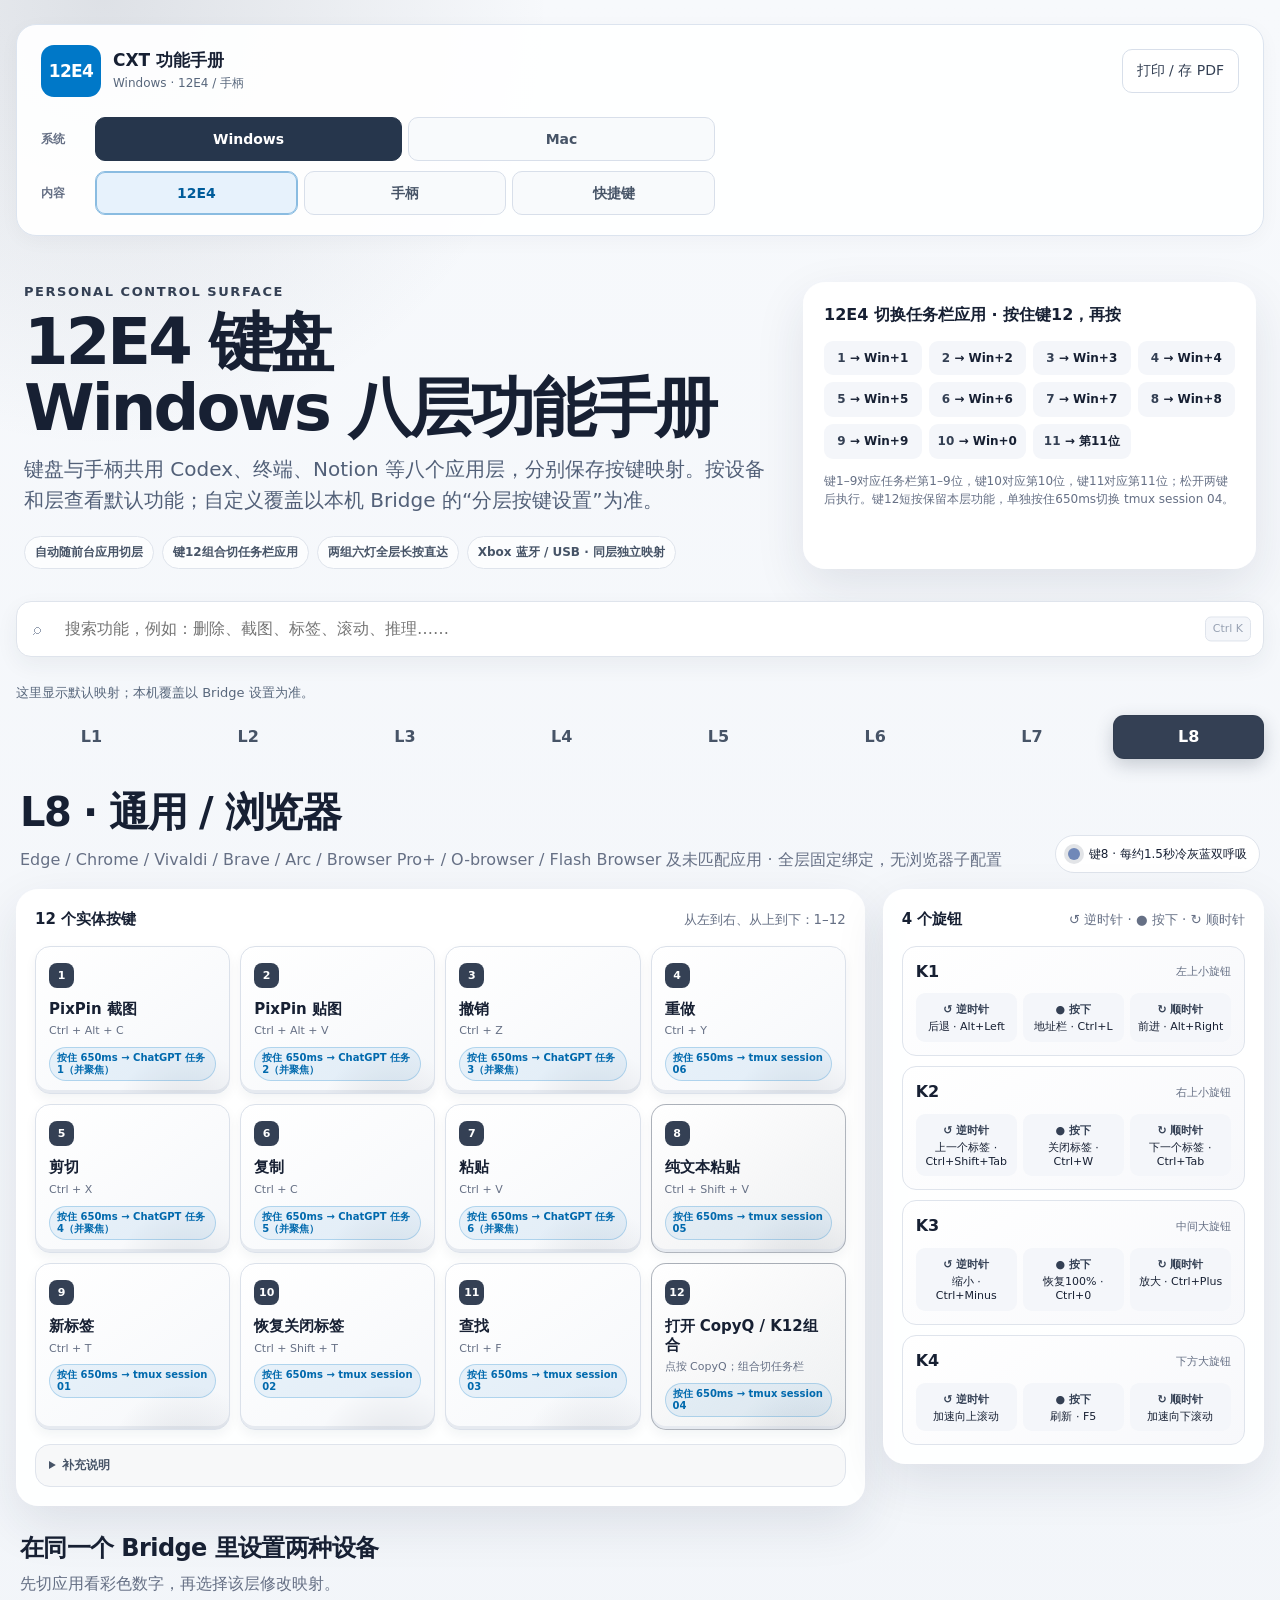
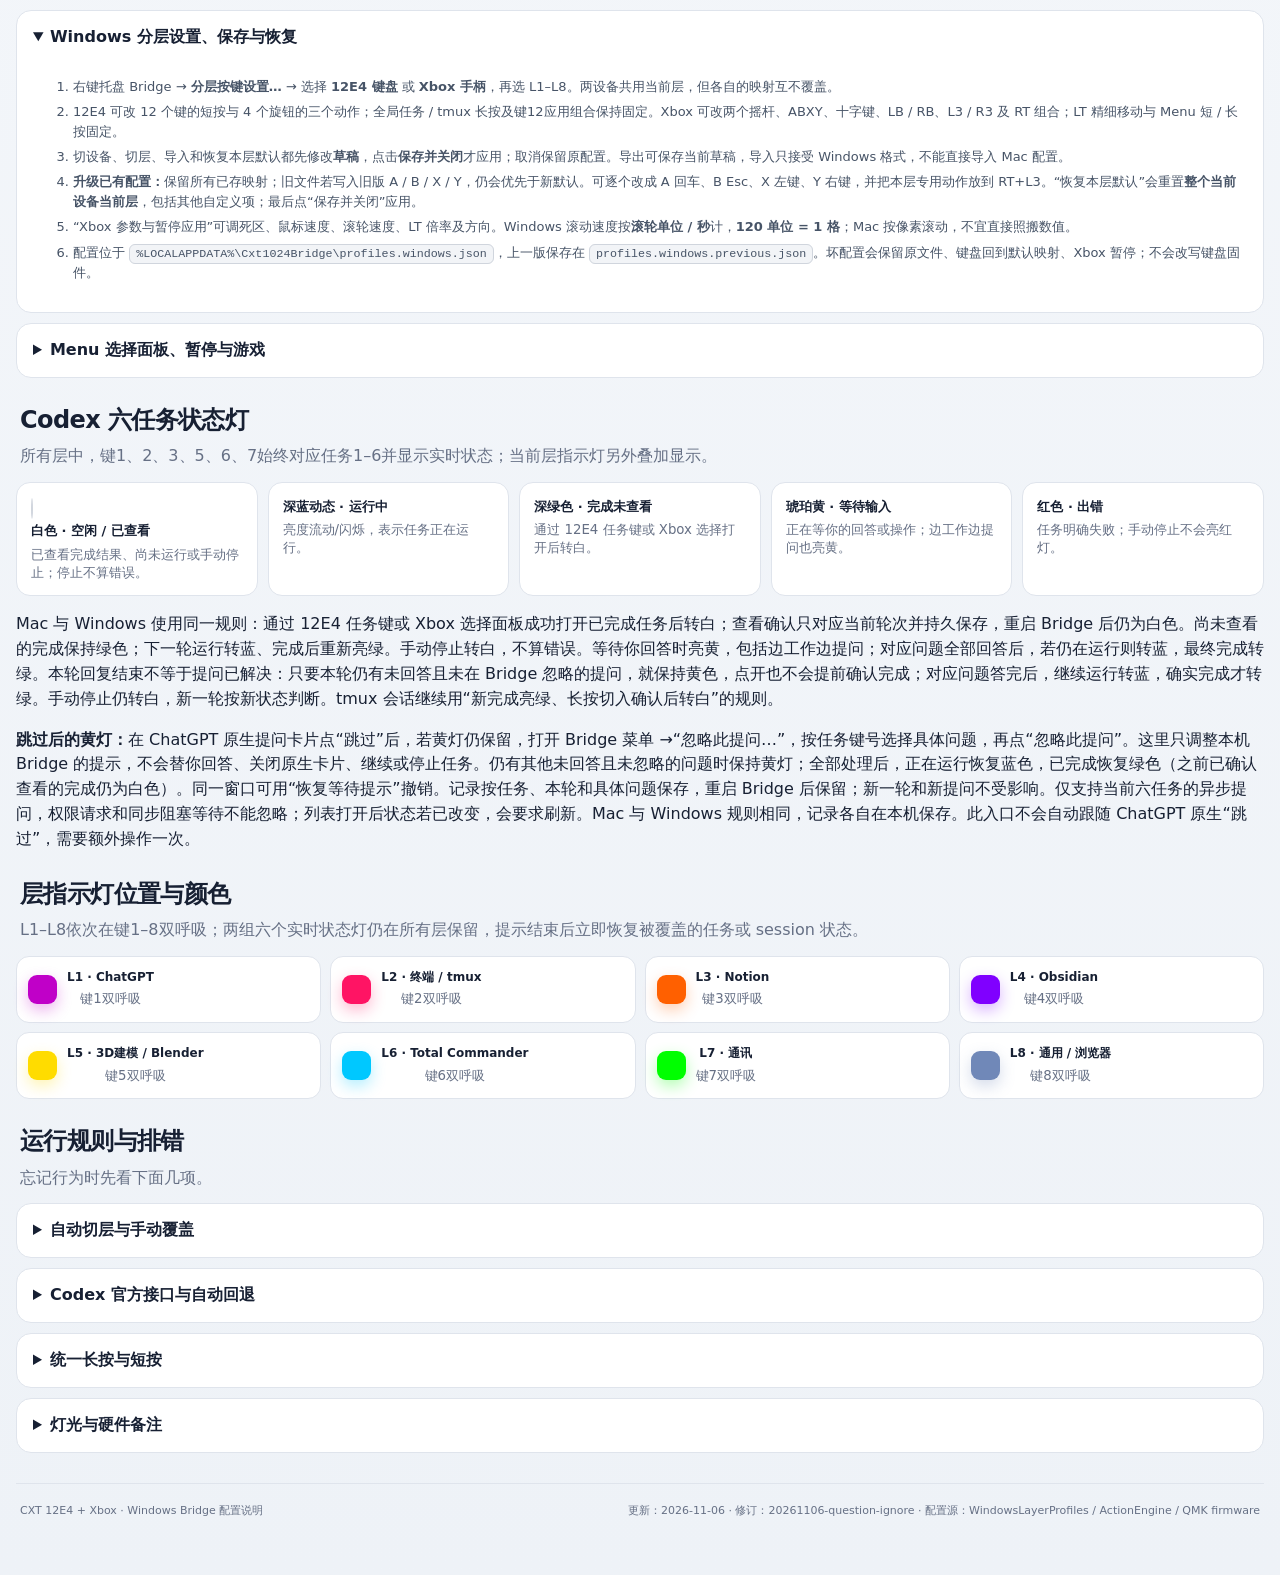
<file: docs/cxt12e4-manual/index.html>
<!doctype html>
<html lang="zh-CN">
<head>
  <meta charset="utf-8">
  <meta name="viewport" content="width=device-width, initial-scale=1">
  <meta name="color-scheme" content="light">
  <meta http-equiv="Cache-Control" content="no-cache, no-store, must-revalidate">
  <meta http-equiv="Pragma" content="no-cache">
  <meta http-equiv="Expires" content="0">
  <meta name="configuration-revision" content="20261020-codex-tab">
  <title>CXT12E4 + Xbox · Windows 八层功能手册</title>
  <style>
    :root {
      --accent: #0078c8;
      --accent-rgb: 0, 120, 200;
      --ink: #172033;
      --muted: #667085;
      --line: #dfe4ec;
      --panel: rgba(255, 255, 255, .92);
      --soft: #f4f6fa;
      --danger: #d92d20;
      --shadow: 0 18px 50px rgba(25, 38, 65, .10);
    }

    * { box-sizing: border-box; }
    html { scroll-behavior: smooth; }
    body {
      margin: 0;
      color: var(--ink);
      background:
        radial-gradient(circle at 8% 0%, rgba(var(--accent-rgb), .13), transparent 28rem),
        linear-gradient(180deg, #f7f9fc 0, #eef2f7 100%);
      font-family: "Segoe UI", "Microsoft YaHei UI", "PingFang SC", system-ui, sans-serif;
      line-height: 1.55;
    }
    button, input { font: inherit; }
    button { color: inherit; }

    .shell { width: min(1440px, calc(100% - 32px)); margin: 0 auto; padding: 24px 0 56px; }
    .topbar {
      position: sticky; top: 12px; z-index: 30;
      display: flex; align-items: center; gap: 16px;
      padding: 12px 14px; border: 1px solid rgba(255,255,255,.75);
      border-radius: 18px; background: rgba(255,255,255,.80);
      box-shadow: 0 10px 30px rgba(30, 44, 70, .08);
      backdrop-filter: blur(18px);
    }
    .brand { display: flex; align-items: center; gap: 11px; min-width: max-content; }
    .brand-mark {
      display: grid; place-items: center; width: 38px; aspect-ratio: 1;
      border-radius: 12px; color: white; font-weight: 800; letter-spacing: -.04em;
      background: linear-gradient(145deg, var(--accent), color-mix(in srgb, var(--accent), #101828 34%));
      box-shadow: 0 8px 20px rgba(var(--accent-rgb), .25);
    }
    .brand strong { display: block; font-size: 14px; line-height: 1.2; }
    .brand small { display: block; color: var(--muted); margin-top: 2px; font-size: 11px; }
    .layer-nav { display: flex; gap: 6px; overflow-x: auto; padding: 2px; scrollbar-width: thin; flex: 1; }
    .layer-tab {
      flex: 0 0 auto; min-width: 45px; padding: 8px 11px; border: 1px solid transparent;
      border-radius: 11px; background: transparent; color: #475467; cursor: pointer; font-weight: 700;
    }
    .layer-tab:hover { background: #f2f4f7; }
    .layer-tab.active {
      color: #fff; background: var(--accent); border-color: rgba(0,0,0,.05);
      box-shadow: 0 6px 18px rgba(var(--accent-rgb), .24);
    }
    .top-actions { display: flex; gap: 7px; }
    .icon-button {
      display: grid; place-items: center; width: 39px; height: 39px;
      border: 1px solid var(--line); border-radius: 11px; background: #fff; cursor: pointer;
    }
    .icon-button:hover { border-color: var(--accent); color: var(--accent); }

    .hero {
      display: grid; grid-template-columns: minmax(0, 1.25fr) minmax(310px, .75fr); gap: 24px;
      align-items: stretch; padding: 46px 8px 28px;
    }
    .eyebrow { color: var(--accent); font-size: 13px; font-weight: 800; letter-spacing: .12em; text-transform: uppercase; }
    h1 { margin: 8px 0 12px; font-size: clamp(34px, 5vw, 64px); line-height: 1.03; letter-spacing: -.045em; }
    .lead { margin: 0; max-width: 760px; color: #526078; font-size: clamp(16px, 2vw, 20px); }
    .hero-tags { display: flex; flex-wrap: wrap; gap: 8px; margin-top: 20px; }
    .tag { padding: 6px 10px; border: 1px solid var(--line); border-radius: 999px; background: rgba(255,255,255,.72); color: #475467; font-size: 12px; font-weight: 700; }

    .quick-card, .panel {
      border: 1px solid rgba(255,255,255,.88); border-radius: 22px;
      background: var(--panel); box-shadow: var(--shadow);
    }
    .quick-card { padding: 20px; }
    .quick-card h2 { margin: 0 0 13px; font-size: 16px; }
    .chord { display: grid; grid-template-columns: repeat(4, 1fr); gap: 7px; }
    .chord span { padding: 8px 5px; text-align: center; border-radius: 9px; background: var(--soft); font-size: 12px; font-weight: 800; }
    .chord b { color: var(--accent); }
    .quick-note { margin: 13px 0 0; color: var(--muted); font-size: 12px; }

    .search-wrap { position: relative; margin: 4px 0 26px; }
    .search-wrap input {
      width: 100%; padding: 15px 46px 15px 48px; border: 1px solid var(--line); border-radius: 15px;
      background: #fff; color: var(--ink); outline: none; box-shadow: 0 8px 22px rgba(30,44,70,.06);
    }
    .search-wrap input:focus { border-color: var(--accent); box-shadow: 0 0 0 4px rgba(var(--accent-rgb), .10); }
    .search-icon { position: absolute; left: 17px; top: 50%; transform: translateY(-50%); color: #98a2b3; }
    .search-hint { position: absolute; right: 13px; top: 50%; transform: translateY(-50%); padding: 3px 7px; border: 1px solid var(--line); border-radius: 6px; color: #98a2b3; background: var(--soft); font-size: 11px; }
    .search-results { display: none; margin-top: 9px; padding: 9px; border: 1px solid var(--line); border-radius: 14px; background: #fff; box-shadow: var(--shadow); }
    .search-results.show { display: grid; gap: 5px; }
    .result {
      display: grid; grid-template-columns: 74px 68px 1fr; gap: 9px; align-items: center;
      padding: 9px; border: 0; border-radius: 9px; background: transparent; text-align: left; cursor: pointer;
    }
    .result:hover { background: var(--soft); }
    .result-layer { font-weight: 800; color: var(--accent); }
    .result-position { color: var(--muted); font-size: 12px; }
    .result-function { font-weight: 650; }

    .layer-heading { display: flex; align-items: end; justify-content: space-between; gap: 20px; margin: 0 4px 16px; }
    .layer-heading h2 { margin: 0; font-size: clamp(26px, 3.2vw, 40px); letter-spacing: -.035em; }
    .layer-heading p { margin: 5px 0 0; color: var(--muted); }
    .indicator-pill { display: flex; align-items: center; gap: 9px; padding: 9px 12px; border: 1px solid var(--line); border-radius: 999px; background: #fff; white-space: nowrap; font-size: 12px; }
    .dot { width: 12px; height: 12px; border-radius: 50%; background: var(--accent); box-shadow: 0 0 0 4px rgba(var(--accent-rgb), .14); }

    .workspace { display: grid; grid-template-columns: minmax(0, 1.38fr) minmax(340px, .62fr); gap: 18px; align-items: start; }
    .panel { padding: 18px; }
    .panel-title { display: flex; align-items: center; justify-content: space-between; gap: 12px; margin: 0 0 14px; }
    .panel-title h3 { margin: 0; font-size: 15px; }
    .panel-title small { color: var(--muted); }

    .keyboard-grid { display: grid; grid-template-columns: repeat(4, minmax(0, 1fr)); gap: 10px; }
    .key {
      position: relative; min-height: 122px; padding: 15px 13px 12px; overflow: hidden;
      border: 1px solid #dbe1ea; border-radius: 15px; background: linear-gradient(145deg, #fff, #f5f7fa);
      box-shadow: inset 0 -3px 0 #e6eaf0, 0 5px 12px rgba(28,39,60,.05);
    }
    .key::after { content: ""; position: absolute; inset: auto -20% -70% 35%; height: 100%; background: radial-gradient(circle, rgba(var(--accent-rgb),.12), transparent 67%); pointer-events: none; }
    .key.special { border-color: rgba(var(--accent-rgb), .38); background: linear-gradient(145deg, #fff, rgba(var(--accent-rgb), .08)); }
    .key.danger { border-color: rgba(217,45,32,.30); }
    .key-number { display: inline-grid; place-items: center; width: 25px; height: 25px; border-radius: 8px; color: #fff; background: #344054; font-size: 11px; font-weight: 850; }
    .key.special .key-number { background: var(--accent); }
    .key.danger .key-number { background: var(--danger); }
    .key-function { position: relative; z-index: 1; display: block; margin-top: 12px; font-size: 15px; font-weight: 800; line-height: 1.25; }
    .key-detail { position: relative; z-index: 1; display: block; margin-top: 6px; color: var(--muted); font-size: 11px; line-height: 1.35; }
    .task-hold { position: relative; z-index: 1; display: inline-block; margin-top: 8px; padding: 4px 7px; border: 1px solid rgba(0,120,200,.24); border-radius: 999px; background: rgba(0,120,200,.08); color: #0069ad; font-size: 10px; font-weight: 750; line-height: 1.2; }

    .encoder-list { display: grid; gap: 10px; }
    .encoder { padding: 13px; border: 1px solid var(--line); border-radius: 14px; background: linear-gradient(145deg,#fff,#f7f8fb); }
    .encoder-head { display: flex; align-items: center; justify-content: space-between; margin-bottom: 9px; }
    .encoder-name { font-weight: 850; }
    .encoder-place { color: var(--muted); font-size: 11px; }
    .encoder-actions { display: grid; grid-template-columns: 1fr 1fr 1fr; gap: 6px; }
    .encoder-action { min-width: 0; padding: 8px 5px; border-radius: 9px; background: var(--soft); text-align: center; }
    .encoder-action b { display: block; color: var(--accent); font-size: 11px; }
    .encoder-action span { display: block; margin-top: 2px; font-size: 11px; line-height: 1.25; overflow-wrap: anywhere; }

    .notes { display: grid; gap: 9px; margin-top: 18px; }
    .note { display: flex; gap: 10px; padding: 11px 13px; border-radius: 12px; background: rgba(var(--accent-rgb),.075); color: #475467; font-size: 12px; }
    .note strong { color: var(--ink); }
    .note-icon { color: var(--accent); font-weight: 900; }
    .layer-help { margin-top: 14px; background: rgba(var(--accent-rgb),.035); }
    .layer-help summary { padding: 11px 13px; color: #475467; font-size: 12px; }
    .layer-help .notes { margin: 0; padding: 0 10px 10px; }

    .section { margin-top: 24px; }
    .section-header { margin: 0 4px 13px; }
    .section-header h2 { margin: 0; font-size: 24px; letter-spacing: -.025em; }
    .section-header p { margin: 5px 0 0; color: var(--muted); }
    .status-grid { display: grid; grid-template-columns: repeat(5, 1fr); gap: 10px; }
    .status { padding: 14px; border: 1px solid var(--line); border-radius: 14px; background: #fff; }
    .status-light { width: 21px; height: 21px; margin-bottom: 10px; border-radius: 50%; background: var(--status); box-shadow: 0 0 14px color-mix(in srgb, var(--status), transparent 25%); }
    .status.thinking .status-light { animation: think 1.45s ease-in-out infinite; }
    .status strong { display: block; font-size: 13px; }
    .status small { display: block; margin-top: 4px; color: var(--muted); line-height: 1.35; }
    @keyframes think { 0%,100% { opacity:.35; transform:scale(.78) } 50% { opacity:1; transform:scale(1.08) } }

    .layer-map { display: grid; grid-template-columns: repeat(4, 1fr); gap: 9px; }
    .layer-map-item { display: flex; align-items: center; gap: 10px; padding: 11px; border: 1px solid var(--line); border-radius: 13px; background: #fff; cursor: pointer; }
    .layer-map-item:hover { border-color: var(--map-color); }
    .map-light { width: 29px; height: 29px; border-radius: 9px; background: var(--map-color); box-shadow: 0 6px 15px color-mix(in srgb, var(--map-color), transparent 70%); }
    .layer-map-item b { display: block; font-size: 12px; }
    .layer-map-item small { color: var(--muted); }

    details { border: 1px solid var(--line); border-radius: 15px; background: #fff; overflow: hidden; }
    details + details { margin-top: 10px; }
    summary { padding: 14px 16px; cursor: pointer; font-weight: 800; }
    .detail-body { padding: 0 16px 16px; color: #475467; font-size: 13px; }
    .detail-body ul { margin: 4px 0; padding-left: 20px; }
    .detail-body li + li { margin-top: 5px; }
    code, kbd { padding: 2px 6px; border: 1px solid #d0d5dd; border-radius: 6px; background: #f2f4f7; font-family: Consolas, monospace; font-size: .9em; }

    footer { margin-top: 30px; padding: 18px 4px 0; border-top: 1px solid var(--line); display: flex; justify-content: space-between; gap: 16px; color: var(--muted); font-size: 11px; }

    @media (max-width: 1020px) {
      .hero, .workspace { grid-template-columns: 1fr; }
      .status-grid { grid-template-columns: repeat(3, 1fr); }
      .layer-map { grid-template-columns: repeat(2, 1fr); }
    }
    @media (max-width: 700px) {
      .shell { width: min(100% - 20px, 1440px); padding-top: 10px; }
      .topbar { top: 7px; border-radius: 14px; }
      .brand small, .top-actions { display: none; }
      .hero { padding-top: 30px; }
      .quick-card { padding: 15px; }
      .keyboard-grid { gap: 7px; }
      .key { min-height: 116px; padding: 11px 9px; border-radius: 12px; }
      .key-function { font-size: 13px; }
      .key-detail { font-size: 10px; }
      .panel { padding: 11px; border-radius: 17px; }
      .status-grid { grid-template-columns: 1fr 1fr; }
      .layer-heading { align-items: start; flex-direction: column; }
      .result { grid-template-columns: 60px 55px 1fr; }
    }
    @media (max-width: 430px) {
      .brand strong { font-size: 12px; }
      .brand-mark { width: 34px; }
      .layer-tab { min-width: 41px; padding-inline: 9px; }
      .key { min-height: 106px; }
      .key-function { font-size: 12px; }
      .encoder-actions { grid-template-columns: 1fr; }
      .layer-map { grid-template-columns: 1fr; }
    }
    @media print {
      body { background: #fff; }
      .shell { width: 100%; padding: 0; }
      .topbar, .search-wrap, .top-actions { display: none !important; }
      .hero { padding: 0 0 18px; grid-template-columns: 1fr; }
      .quick-card { box-shadow: none; }
      .panel, .quick-card { box-shadow: none; border-color: #bbb; break-inside: avoid; }
      .workspace { grid-template-columns: 1.35fr .65fr; }
      .key { box-shadow: none; min-height: 102px; }
      .section { break-before: auto; }
      footer { break-before: avoid; }
    }
    [hidden] { display: none !important; }
    .device-switch { display: flex; flex-wrap: wrap; align-items: center; gap: 8px; margin: 4px 0 20px; }
    .device-switch button { border: 1px solid var(--line); border-radius: 999px; padding: 10px 18px; background: #fff; color: var(--muted); cursor: pointer; font: inherit; font-weight: 750; }
    .device-switch button[aria-pressed="true"] { background: var(--accent); color: #fff; border-color: var(--accent); }
    .device-switch span { color: var(--muted); font-size: 12px; margin-left: 4px; }
    .table-scroll { overflow-x: auto; }
    .xbox-table { width: 100%; border-collapse: collapse; table-layout: fixed; }
    .xbox-table th, .xbox-table td { padding: 13px 15px; border-bottom: 1px solid var(--line); text-align: left; vertical-align: top; overflow-wrap: anywhere; }
    .xbox-table th:first-child { width: 23%; }
    .xbox-table thead { color: var(--muted); font-size: 12px; }
    .xbox-table tbody th { color: var(--accent); font-size: 14px; }
    .xbox-table tbody td { font-size: 14px; }
    .controller-note { color: var(--muted); font-size: 13px; line-height: 1.65; padding: 0 14px; }
    @media(max-width:700px) { .device-switch span { width:100%; margin:4px 0; } .xbox-table th,.xbox-table td { padding:11px 8px; font-size:12px; } .xbox-table th:first-child { width:25%; } }
  </style>
<link rel="stylesheet" href="manual-navigation.css?v=20261022-platform-sections">
</head>
<body data-manual-page="windows" data-manual-root="./">
  <div class="shell">
    <header class="manual-header">
  <div class="manual-heading"><div class="brand"><span class="brand-mark">12E4</span><span><strong>CXT 功能手册</strong><small>Windows · 12E4 / 手柄</small></span></div><button type="button" class="manual-print" id="printButton">打印 / 存 PDF</button></div>
  <nav class="manual-selector" aria-label="手册导航">
    <div class="manual-choice-row"><span class="manual-choice-label" id="platformLabel">系统</span><div class="platform-nav" role="group" aria-labelledby="platformLabel"><a data-manual-platform="windows" href="./index.html" aria-current="true">Windows</a><a id="otherPlatform" data-manual-platform="mac" href="./mac/index.html">Mac</a></div></div>
    <div class="manual-choice-row"><span class="manual-choice-label" id="sectionLabel">内容</span><div class="section-nav" role="group" aria-labelledby="sectionLabel"><a data-manual-section="keyboard" href="index.html?device=keyboard" aria-current="true">12E4</a><a data-manual-section="xbox" href="index.html?device=xbox">手柄</a><a data-manual-section="shortcuts" href="shortcuts.html">快捷键</a></div></div>
  </nav>
</header>

    <header class="hero device-hero">
      <div>
        <div class="eyebrow">Personal Control Surface</div>
        <h1><span class="keyboard-only">12E4 键盘</span><span class="xbox-only">Xbox 手柄</span><br>Windows 八层功能手册</h1>
        <p class="lead">键盘与手柄共用 Codex、终端、Notion 等八个应用层，分别保存按键映射。按设备和层查看默认功能；自定义覆盖以本机 Bridge 的“分层按键设置”为准。</p>
        <div class="hero-tags">
          <span class="tag">自动随前台应用切层</span>
          <span class="tag">键12组合切任务栏应用</span>
          <span class="tag">两组六灯全层长按直达</span>
          <span class="tag">Xbox 蓝牙 / USB · 同层独立映射</span>
        </div>
      </div>
      <aside class="quick-card keyboard-only">
        <h2>12E4 切换任务栏应用 · 按住键12，再按</h2>
        <div class="chord">
          <span><b>1</b> → Win+1</span><span><b>2</b> → Win+2</span><span><b>3</b> → Win+3</span><span><b>4</b> → Win+4</span>
          <span><b>5</b> → Win+5</span><span><b>6</b> → Win+6</span><span><b>7</b> → Win+7</span><span><b>8</b> → Win+8</span>
          <span><b>9</b> → Win+9</span><span><b>10</b> → Win+0</span><span><b>11</b> → 第11位</span>
        </div>
        <p class="quick-note">键1–9对应任务栏第1–9位，键10对应第10位，键11对应第11位；松开两键后执行。键12短按保留本层功能，单独按住650ms切换 tmux session 04。</p>
      </aside>
    </header>

    <div class="search-wrap">
      <span class="search-icon">⌕</span>
      <input id="searchInput" type="search" aria-label="搜索键盘或手柄功能" placeholder="搜索功能，例如：删除、截图、标签、滚动、推理……" autocomplete="off">
      <span class="search-hint">Ctrl K</span>
      <div class="search-results" id="searchResults"></div>
    </div>

    <section id="layerSection" aria-label="当前设备与应用层">
      <p class="mapping-note">这里显示默认映射；本机覆盖以 Bridge 设置为准。</p>
      <div class="layer-nav manual-layers" id="layerNav" role="group" aria-label="选择应用层"></div>
      <div class="layer-heading">
        <div><h2 id="layerTitle"></h2><p id="layerApps"></p></div>
        <div class="indicator-pill"><span class="dot" id="indicatorDot"></span><span id="indicatorText"></span></div>
      </div>

      <div class="workspace" id="keyboardWorkspace">
        <article class="panel">
          <div class="panel-title"><h3>12 个实体按键</h3><small>从左到右、从上到下：1–12</small></div>
          <div class="keyboard-grid" id="keyboardGrid"></div>
          <details class="layer-help" id="layerHelp">
            <summary>补充说明</summary>
            <div class="notes" id="layerNotes"></div>
          </details>
        </article>
        <aside class="panel">
          <div class="panel-title"><h3>4 个旋钮</h3><small>↺ 逆时针 · ● 按下 · ↻ 顺时针</small></div>
          <div class="encoder-list" id="encoderList"></div>
        </aside>
      </div>
      <article class="panel xbox-panel" id="xboxPanel" hidden>
        <div class="panel-title"><h3>Xbox · 本层默认映射</h3><small>先按住 RT，再按组合键</small></div>
        <div class="table-scroll"><table class="xbox-table"><thead><tr><th scope="col">操作</th><th scope="col">普通操作</th><th scope="col">按住 RT</th></tr></thead><tbody id="xboxMappings"></tbody></table></div>
        <p class="controller-note"><b>LT</b> 按住精细移动；<b>Menu ≡</b> 短按打开任务 / 会话选择，长按约 0.85 秒暂停或恢复手柄。A / B / 方向键在选择面板内用于确认 / 取消 / 选择。</p>
        <p class="controller-note">八层默认统一：<b>X 左键 / 按住拖拽，Y 右键，A 回车确认，B Esc</b>。<b>Codex 层按下右摇杆 R3 发送 Tab，RT + R3 为中键</b>；其他层 R3 仍为中键。A 发送 Enter，具体作用取决于前台应用；在终端会执行当前输入。<b>RT + L3</b> 执行本层专用动作，L3 单按仍打开本层设置。Xbox、View、Share 保留系统用途；当前 XInput 接口不接管这些键。普通切窗或切层会保留已经开始的拖拽；摇杆模式改变后须先回中。断连、休眠、暂停或修改配置会释放已按住的鼠标键；恢复时先松开按钮、扳机并让摇杆回中。</p>
        <p class="controller-note">终端层 RT+A / B 使用 Ctrl+Shift+C / V；RT+X 进入 copy-mode，RT+Y 暂存 / 恢复输入。L6 使用 Total Commander。层颜色与数字仍显示在 Bridge 托盘，12E4 状态灯保持原有用途。</p>
        <details><summary>本层补充与适用范围</summary><div class="notes" id="xboxNotes"></div></details>
      </article>
    </section>

    <section class="section" id="controllerSetup">
      <div class="section-header"><h2>在同一个 Bridge 里设置两种设备</h2><p>先切应用看彩色数字，再选择该层修改映射。</p></div>
      <details open><summary>Windows 分层设置、保存与恢复</summary><div class="detail-body"><ol>
        <li>右键托盘 Bridge → <strong>分层按键设置…</strong> → 选择 <strong>12E4 键盘</strong> 或 <strong>Xbox 手柄</strong>，再选 L1–L8。两设备共用当前层，但各自的映射互不覆盖。</li>
        <li>12E4 可改 12 个键的短按与 4 个旋钮的三个动作；全局任务 / tmux 长按及键12应用组合保持固定。Xbox 可改两个摇杆、ABXY、十字键、LB / RB、L3 / R3 及 RT 组合；LT 精细移动与 Menu 短 / 长按固定。</li>
        <li>切设备、切层、导入和恢复本层默认都先修改<strong>草稿</strong>，点击<strong>保存并关闭</strong>才应用；取消保留原配置。导出可保存当前草稿，导入只接受 Windows 格式，不能直接导入 Mac 配置。</li><li><strong>升级已有配置：</strong>保留所有已存映射；旧文件若写入旧版 A / B / X / Y，仍会优先于新默认。可逐个改成 A 回车、B Esc、X 左键、Y 右键，并把本层专用动作放到 RT+L3。“恢复本层默认”会重置<strong>整个当前设备当前层</strong>，包括其他自定义项；最后点“保存并关闭”应用。</li>
        <li>“Xbox 参数与暂停应用”可调死区、鼠标速度、滚轮速度、LT 倍率及方向。Windows 滚动速度按<strong>滚轮单位 / 秒</strong>计，<strong>120 单位 = 1 格</strong>；Mac 按像素滚动，不宜直接照搬数值。</li>
        <li>配置位于 <code>%LOCALAPPDATA%\Cxt1024Bridge\profiles.windows.json</code>，上一版保存在 <code>profiles.windows.previous.json</code>。坏配置会保留原文件、键盘回到默认映射、Xbox 暂停；不会改写键盘固件。</li>
      </ol></div></details>
      <details><summary>Menu 选择面板、暂停与游戏</summary><div class="detail-body"><ul>
        <li><strong>Menu ≡ 短按</strong>打开 Codex 最近任务 / tmux 已有会话两组列表；LB / RB 切组，十字键选择，A 确认，B 或 Menu 取消。使用打开面板时的稳定任务 / 会话身份；不会创建新 session。切去其他应用会取消面板，避免在后台误选。</li>
        <li><strong>Menu 长按约 0.85 秒</strong>或托盘“暂停 / 恢复 Xbox”只暂停手柄。每次断连、休眠、暂停或修改配置后，先松开按钮、扳机，让两个摇杆回中，再开始操作。</li>
        <li>手柄输入<strong>非独占</strong>，游戏仍会收到原始按键。玩游戏前手动暂停，或用“在当前应用暂停 / 恢复 Xbox”加入<strong>实际游戏进程</strong>；设置中每行一个进程名，大小写不敏感，可带 <code>.exe</code>，不填写路径。</li>
        <li>默认暂停名单只含 Steam、GameBar、GameBarFTServer，不代表已识别 Steam 启动的游戏。处于暂停进程时连 Menu 也不执行 Bridge 操作；恢复请离开该应用或用托盘。Xbox、View、Share 由系统处理。</li>
        <li>普通跨窗口拖拽保留已按住的鼠标键；摇杆模式改变后先回中。设置窗口不会执行原应用的键盘映射；Menu 不会关闭未保存草稿。</li>
      </ul></div></details>
    </section>

    <section class="section xbox-only" id="controllerCheck">
      <div class="section-header"><h2>Windows 实测 · 按顺序确认</h2><p>Windows 版本已有编译和纯状态回归；原生 Windows 运行、蓝牙设备与各应用操作尚待实机验收。</p></div>
      <details open><summary>先确认连接，再测鼠标与分层</summary><div class="detail-body"><ol>
        <li><strong>连接与回中：</strong>在 Windows 蓝牙设置中连接 Xbox 手柄，按 Xbox 键唤醒；松开所有按钮、扳机和摇杆。托盘菜单应显示 Xbox 已连接。若显示暂停，先在普通应用中从托盘恢复。</li>
        <li><strong>鼠标：</strong>在空白页面移动左摇杆，按住 LT 后应明显变慢；X 单击链接，按住 X 拖动一个可移动窗口，再松开确认拖拽结束。Y 应打开右键菜单，B 应发出 Esc；在安全的测试对话框中用 A 确认。</li>
        <li><strong>滚动与选择：</strong>在较长网页上推右摇杆上下滚动；短按 Menu 应打开列表，LB / RB 切组，B 关闭。先只取消，不选没有确认的项目。</li>
        <li><strong>暂停：</strong>在普通应用中长按 Menu 约 0.85 秒，鼠标与快捷键应停止；再次长按恢复，释放所有输入后再移动摇杆。</li>
        <li><strong>应用层：</strong>分别切到 Codex、Windows Terminal、Notion，观察托盘数字变为 1、2、3。Codex 的 RT+L3 聚焦输入框，按下右摇杆 R3 发送 Tab，RT+R3 保留中键；Notion 的 RT+L3 打开快速搜索。X / Y 的鼠标功能和 A / B 的确认 / 取消在全部八层保持一致。</li>
        <li><strong>已有 tmux：</strong>只在已有 session 中测试 RT+L3 缩放 pane，RT+十字键切 pane，RT+LB / RB 切已有 session。RT+X 进 copy-mode，RT+Y 暂存 / 恢复输入；菜单确认后会话总数不应增加。RT+A / B 是终端复制 / 粘贴，先使用无执行风险的短文本，不自动发送回车。</li>
        <li><strong>保存与隔离：</strong>把 Xbox 某层的一个按钮临时设为“不执行动作”，保存并关闭；该按钮应仅在该层停用，12E4 同层不受影响。再恢复本层默认并保存。记录失败时的应用、层号、按钮、预期与实际结果，便于对照日志。</li>
      </ol></div></details>
    </section>

    <section class="section keyboard-only">
      <div class="section-header"><h2>Codex 六任务状态灯</h2><p>所有层中，键1、2、3、5、6、7始终对应任务1–6并显示实时状态；当前层指示灯另外叠加显示。</p></div>
      <div class="status-grid">
        <div class="status" style="--status:#ffffff"><span class="status-light" style="border:1px solid #d0d5dd"></span><strong>白色 · 空闲 / 已查看</strong><small>已查看完成结果、尚未运行或手动停止；停止不算错误。</small></div>
        <div class="status thinking" style="--status:#0000ff"><span class="status-light"></span><strong>深蓝动态 · 运行中</strong><small>亮度流动/闪烁，表示任务正在运行。</small></div>
        <div class="status" style="--status:#00b000"><span class="status-light"></span><strong>深绿色 · 完成未查看</strong><small>通过 12E4 任务键或 Xbox 选择打开后转白。</small></div>
        <div class="status" style="--status:#ffb000"><span class="status-light"></span><strong>琥珀黄 · 等待输入</strong><small>正在等你的回答或操作；边工作边提问也亮黄。</small></div>
        <div class="status" style="--status:#ff0000"><span class="status-light"></span><strong>红色 · 出错</strong><small>任务明确失败；手动停止不会亮红灯。</small></div>
      </div>
      <p>Mac 与 Windows 使用同一规则：通过 12E4 任务键或 Xbox 选择面板成功打开已完成任务后转白；查看确认只对应当前轮次并持久保存，重启 Bridge 后仍为白色。尚未查看的完成保持绿色；下一轮运行转蓝、完成后重新亮绿。手动停止转白，不算错误。等待你回答时亮黄，包括边工作边提问；对应问题全部回答后，若仍在运行则转蓝，最终完成转绿。本轮回复结束不等于提问已解决：只要本轮仍有未回答且未在 Bridge 忽略的提问，就保持黄色，点开也不会提前确认完成；对应问题答完后，继续运行转蓝，确实完成才转绿。手动停止仍转白，新一轮按新状态判断。tmux 会话继续用“新完成亮绿、长按切入确认后转白”的规则。</p>
      <p><strong>跳过后的黄灯：</strong>在 ChatGPT 原生提问卡片点“跳过”后，若黄灯仍保留，打开 Bridge 菜单 →“忽略此提问…”，按任务键号选择具体问题，再点“忽略此提问”。这里只调整本机 Bridge 的提示，不会替你回答、关闭原生卡片、继续或停止任务。仍有其他未回答且未忽略的问题时保持黄灯；全部处理后，正在运行恢复蓝色，已完成恢复绿色（之前已确认查看的完成仍为白色）。同一窗口可用“恢复等待提示”撤销。记录按任务、本轮和具体问题保存，重启 Bridge 后保留；新一轮和新提问不受影响。仅支持当前六任务的异步提问，权限请求和同步阻塞等待不能忽略；列表打开后状态若已改变，会要求刷新。Mac 与 Windows 规则相同，记录各自在本机保存。此入口不会自动跟随 ChatGPT 原生“跳过”，需要额外操作一次。</p>
    </section>

    <section class="section keyboard-only">
      <div class="section-header"><h2>层指示灯位置与颜色</h2><p>L1–L8依次在键1–8双呼吸；两组六个实时状态灯仍在所有层保留，提示结束后立即恢复被覆盖的任务或 session 状态。</p></div>
      <div class="layer-map" id="layerMap"></div>
    </section>

    <section class="section">
      <div class="section-header"><h2>运行规则与排错</h2><p>忘记行为时先看下面几项。</p></div>
      <details>
        <summary>自动切层与手动覆盖</summary>
        <div class="detail-body"><ul>
          <li>托盘“使用说明（Windows / Mac）”打开此域名下的 Windows 手册，可从顶部切换到 Mac；“快捷键总表”打开 <a href="shortcuts.html">Windows 快捷键</a>。下载源码中的 <code>docs/cxt12e4-manual/index.html</code> 也可直接在浏览器离线打开。顶部先选系统，再选 12E4、手柄或快捷键；Mac 的个人多屏配置单独放在 Mac 下。</li>
          <li>Bridge 根据前台进程自动选择专用层；L5“3D建模 / Blender”只精确匹配 <code>blender.exe</code>。浏览器和未匹配应用统一进入 L8“通用 / 浏览器”，全层固定绑定，没有浏览器子配置。用户只看到L1–L8，内部索引0和手册 <code>?layer=0</code> 仍兼容显示L8。</li>
          <li>新电脑不能只插键盘：从 <a href="https://github.com/zhangyu0806/CXT12E4-Bridge">项目仓库</a>取得默认 main 分支源码后运行 <code>install\windows-home\Install-Cxt12E4Bridge.ps1</code>。安装器先本机编译和自测，再备份旧版、安装用户级 Bridge、设置开机启动并验证唯一进程；使用tmux与Agent状态灯时增加 <code>-InstallWslIntegrations</code>。它不刷固件，也不携带凭据或当前电脑的私人配置。</li>
          <li>Windows Terminal 自动进入 L2，但程序无法判断当前标签是否真的在运行 tmux；必要时可手动切层。</li>
          <li>键12组合用于打开或切换 Windows 任务栏应用；应用成为前台窗口后，Bridge 会自然切到对应层。</li>
          <li>托盘菜单可按 L1–L8 顺序直接手选；手选层保持到前台窗口发生变化，再恢复自动判断。键12长按现统一用于 tmux session 04，不再回 L8。</li>
          <li>L1–L8 中，任务灯键1、2、3、5、6、7按住650ms切换并聚焦 ChatGPT任务1–6；Bridge 会在深链接前激活 ChatGPT，之后复核实际前台窗口并重试，避免只闪任务栏却仍停在tmux。session灯键9、10、11、12、8、4按住650ms切换最活跃tmux客户端到当前存在的session 01–06，并优先把最近使用的Windows Terminal窗口拉到前台。session不存在时不切换、不抢焦点。短按只执行当前层功能；组合键优先取消长按。</li>
          <li>旋钮按压松开后执行一次；窗口进度标题更新不再取消650ms长按。快速旋转过期的旧动作不回放；请独立操作旋钮，检测到与其他键同码重叠时会取消，全部松开后重试。私有右Ctrl标记仍经过系统，Listary的双Ctrl开关仍需单独关闭。</li>
          <li>托盘“退出”会同时停止watchdog，不再自动拉起；KBT不参与自动切层，也不需要后台运行。</li>
        </ul></div>
      </details>
      <details>
        <summary>Codex 官方接口与自动回退</summary>
        <div class="detail-body"><ul>
          <li>Bridge 优先通过官方 Codex App Server 的稳定 <code>stdio</code> JSONL 接口调用 <code>thread/list</code>，获取任务 ID、标题、顺序与 rollout 路径。</li>
          <li>本机只读验证中，官方接口前12个线程与原本地目录 <strong>12/12 ID 一致</strong>；接口不可用时自动回退到只读本地目录，30秒后重试。</li>
          <li>ChatGPT 桌面应用使用另一 App Server 进程，独立连接会把桌面线程报告为 <code>notLoaded</code>，所以实时蓝/绿/黄/红任务灯继续读取双方共享的 rollout 事件日志。</li>
          <li>本地 Codex 任务若在电脑关机或重启前仍记为运行、且没有结束事件，Bridge 会根据本机启动时间将这次中断恢复为白色；已有完成记录按是否已查看保持绿色或白色。Bridge 不凭运行时长判定完成。同一次开机期间若缺少结束记录，仍无法可靠确认任务是否已结束。</li>
          <li>任务聚焦、语音与界面工具仍使用深链、UI Automation 和现有快捷键；本阶段的官方接口接入严格只读，不会启动、恢复、分叉、中断或修改任务。</li>
          <li>诊断命令：<code>Cxt12E4Bridge.exe --codex-app-server-probe</code>。Codex CLI 不在默认目录时，可设置 <code>CXT_CODEX_PATH</code>。</li>
        </ul></div>
      </details>
      <details>
        <summary>统一长按与短按</summary>
        <div class="detail-body"><ul>
          <li>K4 在 L1–L8 旋转时统一发送连续加速、无修饰键的纵向滚轮，各层只保留不同的按下功能；Blender的3D视图将滚轮解释为缩放，面板通常用于滚动，不是绕视角。Bridge 会先等待旋钮私有触发码的右 Ctrl 标记松开，再发送滚轮，避免浏览器误触 Ctrl+滚轮缩放。</li>
          <li>键9保留各层短按语义：L1显示／隐藏左侧栏；L2暂存或恢复Agent未发送输入；L5撤销；L8新标签；其他层保持原功能。长按始终进入tmux session 01。</li>
          <li>L4与L7键9短按仍分别关闭笔记、清空输入；长按统一进入tmux session 01，不再打开旧命令面板或上下文菜单。</li>
          <li>L5键4短按旋转 <code>R</code>，L8键4短按重做 <code>Ctrl+Y</code>；长按均只进入tmux session 06。浏览器刷新已放到L8的K4按下 <code>F5</code>。</li>
          <li>K12任务栏组合必须始终停留在键12按下时的同一前台窗口、层和上下文；中途切换窗口会取消组合。键12长按动作已经触发后，再补按功能键也不会追加第二个组合动作。L1键4组合已删除。</li>
        </ul></div>
      </details>
      <details>
        <summary>灯光与硬件备注</summary>
        <div class="detail-body"><ul>
          <li>Windows全局键盘和鼠标连续40分钟没有输入时，Bridge会暂停灯光心跳，固件随后熄灭全部12颗灯；下一次真实键鼠输入后自动恢复当前任务、tmux和层提示状态，不影响快捷键。</li>
          <li>Bridge 心跳中断约 3 秒后，固件会熄灭所有灯，避免保留错误状态。</li>
          <li>输入接收、日志和状态镜像已分开运行；输入钩子每10秒自动刷新。若再次出现“灯亮但按键无效”或短暂全灭，请保留发生时间，日志会记录输入收发与心跳延迟，便于定位。</li>
          <li>Windows 通知区的当前层图标使用铺满画布的高对比方形色块和最大化数字；亮色层自动显示黑字，暗色层自动显示白字，比旧版小圆图标更醒目。</li>
          <li>12颗灯同时纯白诊断：运行 <code>Cxt12E4Bridge.exe --all-light-test-white 15</code>；测试结束后恢复实时灯光，不写固件或 EEPROM。</li>
          <li>所有层从底排左侧开始，键9、10、11、12、8、4依次对应 tmux session 01–06；L1–L8依次在键1–8短暂双呼吸，平时仍显示任务或 session 状态。深蓝运行态继续做亮度流动。</li>
          <li>Bridge 读取实时 tmux pane/session 清单，以session ID、创建时间和server PID区分同名重建会话；pane编号复用或tmux重启不会再让4–6号灯串位。同一01–06编号同时存在多个session时，对应灯熄灭且长按拒绝切换。WSL传输超时或异常不再等同于session消失：已有可信清单时继续显示最后一次已验证状态，并按2秒逐步退避到最多60秒重试；只有tmux明确报告no-server才清灯。Bridge重启后仅在同一次Windows启动内使用最长1小时的严格清单缓存，跨系统重启、过期或损坏缓存均拒绝；缓存只续显灯光，长按切换仍须实时确认session。任意层长按灯位在WSL内紧邻switch-client取得同源revision截点：切换前已有完成确认成白色，切入后才完成仍锁绿。外部tmux切换没有可靠的先后事件，因此不会自动清绿，请用灯位长按完成“切回并确认”。即使thinking→completed整轮夹在两次轮询之间，新revision也不会漏掉。</li>
          <li>OpenCode 与 Claude Code 使用各自的官方插件/hooks事件上报状态；Claude被用户中断时以其后续idle_prompt通知恢复白色，专用过滤器不会误处理Grok输入，并只在原状态仍为运行/等待时写idle，不会覆盖正常Stop已经写入的completed绿灯；Grok专有hooks独立放在其hooks目录，不污染Claude设置。Grok在计划批准或权限放行后，一旦继续调用工具，会把同一pane遗留的黄色等待态恢复为蓝色运行态；其他pane若确实仍在等待，session仍保持黄色。已有进程需要在/hooks中重载或重启一次才会加载新上报器。</li>
          <li>两把键盘均已同步 v11 固件：第一把于 2026-08-25 刷入，第二把于 2026-08-26 刷入。v11 保留 ChatGPT 与 tmux 两组六灯及深蓝运行呼吸，并把 tmux session 01–06 的灯位改为键9、10、11、12、8、4；用户可见的L1–L8仍按键1–8顺序做醒目的双呼吸层提示，L8在固件协议内部仍使用索引0。两次刷写的 DFU 内置校验均通过；第二把又独立读回完整 28,672 字节应用区，与源镜像逐字节一致，重新枚举后的 Raw HID 协议1探测通过。</li>
          <li>键2绿通道曾出现间歇性失效：白色会暂时表现为粉色，随后可能恢复。这是灯珠硬件问题，不是任务状态。</li>
          <li>键10红通道测试异常，因此 L6 使用不依赖红通道的冰蓝色，L7 使用绿色。</li>
          <li>灯珠型号确认为 <code>SK6812MINI-E</code>：3228 封装、5V、四脚侧翼；更换时优先选 12mA 版本，并再次核对缺口方向和焊盘定义。</li>
        </ul></div>
      </details>
    </section>

    <footer>
      <span>CXT 12E4 + Xbox · Windows Bridge 配置说明</span>
      <span>更新：2026-11-06 · 修订：20261106-question-ignore · 配置源：WindowsLayerProfiles / ActionEngine / QMK firmware</span>
    </footer>
  </div>

  <script src="manual-navigation.js?v=20261022-platform-sections"></script>
<script>
    const layers = [
      {
        n:8, name:'通用 / 浏览器', color:'#344054', rgb:'52,64,84', lightColor:'#7088B8', indicator:'键8 · 每约1.5秒冷灰蓝双呼吸', keyLight:8,
        apps:'Edge / Chrome / Vivaldi / Brave / Arc / Browser Pro+ / O-browser / Flash Browser 及未匹配应用 · 全层固定绑定，无浏览器子配置',
        keys:[
          ['PixPin 截图','Ctrl + Alt + C'],['PixPin 贴图','Ctrl + Alt + V'],['撤销','Ctrl + Z'],['重做','Ctrl + Y'],
          ['剪切','Ctrl + X'],['复制','Ctrl + C'],['粘贴','Ctrl + V'],['纯文本粘贴','Ctrl + Shift + V'],
          ['新标签','Ctrl + T'],['恢复关闭标签','Ctrl + Shift + T'],['查找','Ctrl + F'],['打开 CopyQ / K12组合','点按 CopyQ；组合切任务栏']
        ],
        enc:[['K1 · 左上小旋钮','后退 · Alt+Left','地址栏 · Ctrl+L','前进 · Alt+Right'],['K2 · 右上小旋钮','上一个标签 · Ctrl+Shift+Tab','关闭标签 · Ctrl+W','下一个标签 · Ctrl+Tab'],['K3 · 中间大旋钮','缩小 · Ctrl+Minus','恢复100% · Ctrl+0','放大 · Ctrl+Plus'],['K4 · 下方大旋钮','加速向上滚动','刷新 · F5','加速向下滚动']],
        notes:['所有L8应用发送同一套实际绑定，功能名称仅表示支持这些快捷键时的预期作用；其他应用可能无效或赋予不同含义。PixPin / CopyQ需要对应程序与快捷键配置可用。','删除一词、删除当前行、清空输入，以及原浏览器收藏、复制标签/网址、历史、下载、开发者工具、全屏等低频操作改用普通键盘。两组六灯、650ms长按和K12任务栏组合不变。']
      },
      {
        n:1, name:'ChatGPT', color:'#C000C8', rgb:'192,0,200', indicator:'键1 · 每约1.5秒紫红双呼吸', keyLight:1,
        apps:'自动匹配 ChatGPT.exe · 六个并行任务、推理强度与对话导航',
        keys:[
          ['任务 1','单击切换；350ms 内双击并聚焦'],['任务 2','单击切换；350ms 内双击并聚焦'],['任务 3','单击切换；350ms 内双击并聚焦'],['分叉任务','从当前最新回复创建聊天分支'],
          ['任务 4','单击切换；350ms 内双击并聚焦'],['任务 5','单击切换；350ms 内双击并聚焦'],['任务 6','单击切换；350ms 内双击并聚焦'],['快速聊天开 / 关','首次调用侧栏按钮，再按发送 Esc 收起'],
          ['显示 / 隐藏侧栏','Ctrl+Shift+S 切换左侧任务栏；长按切 tmux session 01'],['显示 / 隐藏侧面板','Ctrl+Shift+B 显示或隐藏右侧分栏，完整视图恢复分栏；长按切 tmux session 02'],['Codex 内打开 ChatGPT','在 Codex 内置浏览器直接打开 ChatGPT 首页，保留聊天并在右侧分栏显示；长按切 tmux session 03'],['普通任务 / K12组合','Ctrl+Alt+O 新建独立聊天，不归属项目；长按切 tmux session 04；组合切任务栏']
        ],
        enc:[['K1 · 左上小旋钮','降低强度；Astra轻度再逆转进入Sol最高','Astra Ultra + Fast','提高强度；Sol最高再顺转进入Astra轻度'],['K2 · 右上小旋钮','上一个相邻任务','Astra 高 / High + 普通 / Standard','下一个相邻任务'],['K3 · 中间大旋钮','光标向前移动一词','聚焦输入框','光标向后移动一词'],['K4 · 下方大旋钮','对话加速向上滚动','跳到对话底部','对话加速向下滚动']],
        notes:['任务键使用后台刷新的稳定槽位，按下时不再查询整个任务目录；初次刷新前不按侧栏序号猜测任务。打开前仍读取目标状态，避免误确认新完成。键9用 Windows 原生 Ctrl+Shift+S；键10用 Ctrl+Shift+B 显示／隐藏右侧分栏，完整视图恢复分栏，不使用 Ctrl+Alt+B。只发往原前台 Codex 窗口；Xbox 的 RT+方向右共用键10动作。键11等待目标网页地址出现，再根据标题栏的明确状态恢复分栏；已分栏则保持，失焦、缺少按钮或超时会记日志。后台检查不阻塞任务键。自定义 Codex 快捷键后需保持一致。','键8第一次调用当前界面的“快速聊天 / Quick chat”；只有成功打开后，再按一次才发送 Esc 收起并复位。K1旋转沿 GPT-6 Sol 轻度→中→高→极高→最高→GPT-6 Astra 轻度→中→高→极高→最高连续切换，两端止步；手动选Ultra后首次旋转先回同模型最高。K1按下仍为Astra Ultra + Fast并处理完整访问权限，K2按下仍为Astra High + Standard。切换后核对准确模型与档位；不可用时停止并记日志。键12用 Ctrl+Alt+O 新建独立聊天，不继承当前项目。','Listary普通快捷键与“连续按两次Ctrl显示／隐藏Listary”是独立设置。旋钮以右Ctrl作为硬件标记，若Listary仍监听双Ctrl，快速旋转会误呼出；需在Listary快捷键设置中单独关闭这个双Ctrl开关。']
      },
      {
        n:2, name:'终端 / tmux', color:'#FF1464', rgb:'255,20,100', indicator:'键2 · 每约1.5秒粉色双呼吸', keyLight:2,
        apps:'自动匹配 WindowsTerminal.exe · pane＝window内分屏，window＝session内页面，session＝最高层工作区 · Bridge直接定位当前tmux目标，不受中文输入法影响',
        keys:[
          ['右侧新建 pane','在当前window内：Ctrl+S → L'],['下方新建 pane','在当前window内：Ctrl+S → J；原左侧新建已取消'],['左右 pane 切换','有右侧pane则向右，否则向左；双pane直接往返，不跨window'],['上下 pane 切换','有下方pane则向下，否则向上；双pane直接往返，不跨window'],
          ['缩放当前 pane','直接调用tmux放大到整个window／恢复原布局'],['切换pane均分布局','两个及以上pane：横向一排／纵向一列切换；混合布局先归一为横排'],['轮换 pane 位置','直接在当前window内循环换位'],['window 选择器','在当前客户端列出当前session的window'],
          ['暂存／恢复输入','把当前pane和Agent直接交给专用动作脚本'],['tmux copy-mode','直接进入当前pane历史模式'],['搜索终端历史','Windows Terminal：稳定发送 Ctrl+Shift+F'],['上一个 pane / K12组合','短按直接回上一个pane；组合切任务栏']
        ],
        enc:[['K1 · 左上小旋钮','pane边界向左5格','均衡pane宽度','pane边界向右5格'],['K2 · 右上小旋钮','pane边界向上5格','均衡pane高度','pane边界向下5格'],['K3 · 中间大旋钮','当前session上一个window','回到上一个window','当前session下一个window'],['K4 · 下方大旋钮','向上真实加速滚动','滚到历史最底部','向下真实加速滚动']],
        notes:['层级严格区分：键1–7、10、12及K1／K2操作pane，键8和K3操作window，650ms长按灯位只操作session。','L2键1–10、12及K1–K3先解析最近活跃tmux客户端的精确session／window／pane，再直接执行tmux命令；不再模拟前缀加字母，因此中文输入法打开时仍可使用。键11和K4继续操作Windows Terminal界面。只有键9需要识别当前Agent；自动层只能识别Windows Terminal，不能确认当前标签是否在tmux。']
      },
      {
        n:3, name:'Notion', color:'#FF6000', rgb:'255,96,0', indicator:'键3 · 每约1.5秒橙色双呼吸', keyLight:3,
        apps:'自动匹配 Notion.exe · 页面、块、标签与宽表格导航',
        keys:[
          ['新页面','Ctrl + N'],['新标签','Ctrl + T'],['页内查找','Ctrl + F'],['切换深浅色','Ctrl + Shift + L'],
          ['评论','Ctrl + Shift + M'],['复制块','Ctrl + D'],['块菜单','Ctrl + /'],['复制页面链接','Ctrl + L'],
          ['删除块','Delete'],['待办块','Ctrl + Shift + 4'],['代码块','Ctrl + Shift + 8'],['全屏 / K12组合','点按 F11；组合切任务栏']
        ],
        enc:[['K1 · 左上小旋钮','页面后退','上一级','页面前进'],['K2 · 右上小旋钮','上一个标签','快速搜索','下一个标签'],['K3 · 中间大旋钮','宽表格向左滚动','切换页面全宽','宽表格向右滚动'],['K4 · 下方大旋钮','页面向上滚动','跳到顶部','页面向下滚动']],
        notes:['K3 按下通过 Notion 页面菜单切换“全宽”。']
      },
      {
        n:4, name:'Obsidian', color:'#8000FF', rgb:'128,0,255', indicator:'键4 · 每约1.5秒紫色双呼吸', keyLight:4,
        apps:'自动匹配 Obsidian.exe · 笔记、链接、任务、日记与阅读模式',
        keys:[
          ['新笔记','Ctrl + N'],['快速切换','Ctrl + O'],['库内搜索','Ctrl + Shift + F'],['命令面板','Ctrl + P'],
          ['内部链接','输入 [['],['切换任务','Ctrl + Enter'],['改名 / 移动','F2'],['复制笔记链接','命令：Copy Obsidian URL'],
          ['关闭','短按 Ctrl+W'],['今日日记','命令：Open today\'s daily note'],['模板 / 大纲','有模板配置时模板，否则大纲'],['编辑 / 阅读 / K12组合','点按 Ctrl+E；组合切任务栏']
        ],
        enc:[['K1 · 左上小旋钮','历史后退','显示反向链接','历史前进'],['K2 · 右上小旋钮','上一个标签','恢复关闭标签','下一个标签'],['K3 · 中间大旋钮','缩小','恢复 100%','放大'],['K4 · 下方大旋钮','内容向上滚动','跳到顶部','内容向下滚动']],
        notes:['Windows 模板 / 大纲自动选择仍依赖旧版库路径，尚不能自动识别任意 Obsidian 库；可在分层设置中替换此动作。']
      },
      {
        n:5, name:'3D建模 / Blender', color:'#E5B900', rgb:'229,185,0', lightColor:'#FFDC00', indicator:'键5 · 每约1.5秒金黄色双呼吸', keyLight:5,
        apps:'只精确自动匹配 blender.exe · Blender默认键位；不适用于Industry Compatible或自定义键位',
        keys:[
          ['对象 / 编辑模式','Tab'],['挤出','E'],['移动','G'],['旋转','R'],
          ['缩放','S'],['内插面','I'],['倒角','Ctrl + B'],['复制','Shift + D'],
          ['撤销','Ctrl + Z'],['重做','Ctrl + Shift + Z'],['添加','Shift + A'],['操作搜索 / K12组合','点按 F3；组合切任务栏']
        ],
        enc:[['K1 · 左上小旋钮','绕视角左 · Numpad4','前视 · Numpad1','绕视角右 · Numpad6'],['K2 · 右上小旋钮','绕视角上 · Numpad8','顶视 · Numpad7','绕视角下 · Numpad2'],['K3 · 中间大旋钮','上一帧 · Left','播放 / 暂停 · Space','下一帧 · Right'],['K4 · 下方大旋钮','无修饰键加速向上滚轮','框选中 · NumpadDecimal','无修饰键加速向下滚轮']],
        notes:['将鼠标停在正确编辑器上：建模和视角操作通常需要3D视图，并处于适用的对象 / 编辑模式和选中状态。挤出、移动、旋转、缩放等模态命令仍需鼠标确认或Esc取消；文本框获得焦点时可能接收字符，不会自动修正上下文。','K4旋转与其他层一样发送无修饰键的加速滚轮：3D视图中缩放，面板中滚动，不是绕视角。Space播放 / 暂停需保留默认空格键动作Play。仅支持Blender默认键位；其他3D软件不会自动匹配L5，未来需单独适配。两组六灯、650ms长按和K12任务栏组合不变。']
      },
      {
        n:6, name:'Total Commander', color:'#00A7D6', rgb:'0,167,214', lightColor:'#00C8FF', indicator:'键6 · 每约1.5秒冰蓝双呼吸', keyLight:6,
        apps:'自动匹配 TOTALCMD64.exe / TOTALCMD.exe · 双面板文件管理',
        keys:[
          ['复制','F5'],['移动','F6'],['新目录','F7'],['批量改名','TC 内部命令 2400'],
          ['复制 Linux 路径','Ctrl + 1'],['复制文件名','Ctrl + 2'],['复制完整路径','Ctrl + 3'],['快速搜索','Alt + Q'],
          ['删除','F8'],['比较','TC 内部命令 2022'],['同步','TC 内部命令 2020'],['压缩 / 解压 / K12组合','点按 Ctrl+Alt+F5；组合切任务栏']
        ],
        enc:[['K1 · 左上小旋钮','目录后退','上级目录','目录前进'],['K2 · 右上小旋钮','聚焦左面板','交换左右面板','聚焦右面板'],['K3 · 中间大旋钮','上一个标签','锁定当前标签','下一个标签'],['K4 · 下方大旋钮','文件列表向上滚动','快速查看','文件列表向下滚动']],
        notes:[]
      },
      {
        n:7, name:'通讯', color:'#00C853', rgb:'0,200,83', lightColor:'#00FF00', indicator:'键7 · 每约1.5秒绿色双呼吸', keyLight:7,
        apps:'自动匹配微信 / WeChat / Telegram / QQ · 通用编辑，部分动作依客户端而定',
        keys:[
          ['上一会话','Alt + ↑'],['下一会话','Alt + ↓'],['跳到未读','Ctrl + Shift + ↓'],['搜索','Ctrl + F'],
          ['复制','Ctrl + C'],['纯文本粘贴','Ctrl + Shift + V'],['回复待适配','短按不发送；长按任务6不变'],['发送','Enter'],
          ['清空','短按清空'],['表情','Win + .'],['输入换行','Shift + Enter'],['空置 / K12组合','短按空置；组合切任务栏']
        ],
        enc:[['K1 · 左上小旋钮','光标前移一词','行首 Home','光标后移一词'],['K2 · 右上小旋钮','向左选择一词','全选','向右选择一词'],['K3 · 中间大旋钮','缩小','恢复 100%','放大'],['K4 · 下方大旋钮','内容向上滚动','跳到底部','内容向下滚动']],
        notes:['键7短按暂不分配：Ctrl+R在Telegram中可能开启录音，不能作为通用回复。Typeless语音统一使用主键盘Right Alt。旋钮按压松开后执行一次；不与其他CXT键或主键盘右Ctrl同时按住。']
      }
    ];

    // Generated from WindowsLayerProfiles via --dump-default-profiles; no Mac shortcut translation.
    const xboxProfiles = {
  "1": [
    {
      "control": "leftstick",
      "label": "左摇杆",
      "action": "stick.mouse",
      "title": "移动鼠标",
      "rtAction": "none",
      "rtTitle": "—"
    },
    {
      "control": "rightstick",
      "label": "右摇杆",
      "action": "stick.scroll",
      "title": "双向滚动",
      "rtAction": "none",
      "rtTitle": "—"
    },
    {
      "control": "a",
      "label": "A",
      "action": "key.enter",
      "title": "回车",
      "rtAction": "edit.copy",
      "rtTitle": "复制 · Ctrl+C"
    },
    {
      "control": "b",
      "label": "B",
      "action": "key.escape",
      "title": "Esc",
      "rtAction": "edit.paste",
      "rtTitle": "粘贴 · Ctrl+V"
    },
    {
      "control": "x",
      "label": "X",
      "action": "mouse.left",
      "title": "鼠标左键 / 按住拖拽",
      "rtAction": "edit.undo",
      "rtTitle": "撤销 · Ctrl+Z"
    },
    {
      "control": "y",
      "label": "Y",
      "action": "mouse.right",
      "title": "鼠标右键",
      "rtAction": "edit.redo",
      "rtTitle": "重做（按当前应用）"
    },
    {
      "control": "up",
      "label": "十字键 ↑",
      "action": "key.up",
      "title": "↑",
      "rtAction": "encoder.1.2",
      "rtTitle": "K1 顺时针 · 提高推理强度"
    },
    {
      "control": "down",
      "label": "十字键 ↓",
      "action": "key.down",
      "title": "↓",
      "rtAction": "encoder.1.0",
      "rtTitle": "K1 逆时针 · 降低推理强度"
    },
    {
      "control": "left",
      "label": "十字键 ←",
      "action": "key.left",
      "title": "←",
      "rtAction": "button.9",
      "rtTitle": "键 9 · 显示 / 隐藏侧栏"
    },
    {
      "control": "right",
      "label": "十字键 →",
      "action": "key.right",
      "title": "→",
      "rtAction": "button.10",
      "rtTitle": "键 10 · 显示 / 隐藏侧面板"
    },
    {
      "control": "lb",
      "label": "LB 左肩键",
      "action": "navigation.previous",
      "title": "本层：上一个 / 后退",
      "rtAction": "encoder.3.0",
      "rtTitle": "K3 逆时针 · 光标前移一词"
    },
    {
      "control": "rb",
      "label": "RB 右肩键",
      "action": "navigation.next",
      "title": "本层：下一个 / 前进",
      "rtAction": "encoder.3.2",
      "rtTitle": "K3 顺时针 · 光标后移一词"
    },
    {
      "control": "l3",
      "label": "L3 左摇杆按下",
      "action": "bridge.help",
      "title": "打开本层设置 / 按键说明",
      "rtAction": "codex.composer",
      "rtTitle": "聚焦聊天输入框"
    },
    {
      "control": "r3",
      "label": "R3 右摇杆按下",
      "action": "key.tab",
      "title": "Tab",
      "rtAction": "mouse.middle",
      "rtTitle": "鼠标中键"
    }
  ],
  "2": [
    {
      "control": "leftstick",
      "label": "左摇杆",
      "action": "stick.mouse",
      "title": "移动鼠标",
      "rtAction": "none",
      "rtTitle": "—"
    },
    {
      "control": "rightstick",
      "label": "右摇杆",
      "action": "stick.scroll",
      "title": "双向滚动",
      "rtAction": "none",
      "rtTitle": "—"
    },
    {
      "control": "a",
      "label": "A",
      "action": "key.enter",
      "title": "回车",
      "rtAction": "edit.copy",
      "rtTitle": "终端复制 · Ctrl+Shift+C"
    },
    {
      "control": "b",
      "label": "B",
      "action": "key.escape",
      "title": "Esc",
      "rtAction": "edit.paste",
      "rtTitle": "终端粘贴 · Ctrl+Shift+V"
    },
    {
      "control": "x",
      "label": "X",
      "action": "mouse.left",
      "title": "鼠标左键 / 按住拖拽",
      "rtAction": "button.10",
      "rtTitle": "键 10 · tmux copy-mode"
    },
    {
      "control": "y",
      "label": "Y",
      "action": "mouse.right",
      "title": "鼠标右键",
      "rtAction": "button.9",
      "rtTitle": "键 9 · 暂存 / 恢复 Agent 输入"
    },
    {
      "control": "up",
      "label": "十字键 ↑",
      "action": "key.up",
      "title": "↑",
      "rtAction": "tmux.pane.up",
      "rtTitle": "上方 pane"
    },
    {
      "control": "down",
      "label": "十字键 ↓",
      "action": "key.down",
      "title": "↓",
      "rtAction": "tmux.pane.down",
      "rtTitle": "下方 pane"
    },
    {
      "control": "left",
      "label": "十字键 ←",
      "action": "key.left",
      "title": "←",
      "rtAction": "tmux.pane.left",
      "rtTitle": "左方 pane"
    },
    {
      "control": "right",
      "label": "十字键 →",
      "action": "key.right",
      "title": "→",
      "rtAction": "tmux.pane.right",
      "rtTitle": "右方 pane"
    },
    {
      "control": "lb",
      "label": "LB 左肩键",
      "action": "navigation.previous",
      "title": "本层：上一个 / 后退",
      "rtAction": "tmux.session.previous",
      "rtTitle": "上一个已有 session"
    },
    {
      "control": "rb",
      "label": "RB 右肩键",
      "action": "navigation.next",
      "title": "本层：下一个 / 前进",
      "rtAction": "tmux.session.next",
      "rtTitle": "下一个已有 session"
    },
    {
      "control": "l3",
      "label": "L3 左摇杆按下",
      "action": "bridge.help",
      "title": "打开本层设置 / 按键说明",
      "rtAction": "button.5",
      "rtTitle": "键 5 · 缩放当前 pane"
    },
    {
      "control": "r3",
      "label": "R3 右摇杆按下",
      "action": "mouse.middle",
      "title": "鼠标中键",
      "rtAction": "none",
      "rtTitle": "—"
    }
  ],
  "3": [
    {
      "control": "leftstick",
      "label": "左摇杆",
      "action": "stick.mouse",
      "title": "移动鼠标",
      "rtAction": "none",
      "rtTitle": "—"
    },
    {
      "control": "rightstick",
      "label": "右摇杆",
      "action": "stick.scroll",
      "title": "双向滚动",
      "rtAction": "none",
      "rtTitle": "—"
    },
    {
      "control": "a",
      "label": "A",
      "action": "key.enter",
      "title": "回车",
      "rtAction": "edit.copy",
      "rtTitle": "复制 · Ctrl+C"
    },
    {
      "control": "b",
      "label": "B",
      "action": "key.escape",
      "title": "Esc",
      "rtAction": "edit.paste",
      "rtTitle": "粘贴 · Ctrl+V"
    },
    {
      "control": "x",
      "label": "X",
      "action": "mouse.left",
      "title": "鼠标左键 / 按住拖拽",
      "rtAction": "edit.undo",
      "rtTitle": "撤销 · Ctrl+Z"
    },
    {
      "control": "y",
      "label": "Y",
      "action": "mouse.right",
      "title": "鼠标右键",
      "rtAction": "edit.redo",
      "rtTitle": "重做（按当前应用）"
    },
    {
      "control": "up",
      "label": "十字键 ↑",
      "action": "key.up",
      "title": "↑",
      "rtAction": "key.pageup",
      "rtTitle": "Page Up"
    },
    {
      "control": "down",
      "label": "十字键 ↓",
      "action": "key.down",
      "title": "↓",
      "rtAction": "key.pagedown",
      "rtTitle": "Page Down"
    },
    {
      "control": "left",
      "label": "十字键 ←",
      "action": "key.left",
      "title": "←",
      "rtAction": "button.10",
      "rtTitle": "键 10 · 待办块"
    },
    {
      "control": "right",
      "label": "十字键 →",
      "action": "key.right",
      "title": "→",
      "rtAction": "button.11",
      "rtTitle": "键 11 · 代码块"
    },
    {
      "control": "lb",
      "label": "LB 左肩键",
      "action": "navigation.previous",
      "title": "本层：上一个 / 后退",
      "rtAction": "button.1",
      "rtTitle": "键 1 · 新页面"
    },
    {
      "control": "rb",
      "label": "RB 右肩键",
      "action": "navigation.next",
      "title": "本层：下一个 / 前进",
      "rtAction": "button.2",
      "rtTitle": "键 2 · 新标签"
    },
    {
      "control": "l3",
      "label": "L3 左摇杆按下",
      "action": "bridge.help",
      "title": "打开本层设置 / 按键说明",
      "rtAction": "encoder.2.1",
      "rtTitle": "K2 按下 · 快速搜索"
    },
    {
      "control": "r3",
      "label": "R3 右摇杆按下",
      "action": "mouse.middle",
      "title": "鼠标中键",
      "rtAction": "none",
      "rtTitle": "—"
    }
  ],
  "4": [
    {
      "control": "leftstick",
      "label": "左摇杆",
      "action": "stick.mouse",
      "title": "移动鼠标",
      "rtAction": "none",
      "rtTitle": "—"
    },
    {
      "control": "rightstick",
      "label": "右摇杆",
      "action": "stick.scroll",
      "title": "双向滚动",
      "rtAction": "none",
      "rtTitle": "—"
    },
    {
      "control": "a",
      "label": "A",
      "action": "key.enter",
      "title": "回车",
      "rtAction": "edit.copy",
      "rtTitle": "复制 · Ctrl+C"
    },
    {
      "control": "b",
      "label": "B",
      "action": "key.escape",
      "title": "Esc",
      "rtAction": "edit.paste",
      "rtTitle": "粘贴 · Ctrl+V"
    },
    {
      "control": "x",
      "label": "X",
      "action": "mouse.left",
      "title": "鼠标左键 / 按住拖拽",
      "rtAction": "edit.undo",
      "rtTitle": "撤销 · Ctrl+Z"
    },
    {
      "control": "y",
      "label": "Y",
      "action": "mouse.right",
      "title": "鼠标右键",
      "rtAction": "edit.redo",
      "rtTitle": "重做（按当前应用）"
    },
    {
      "control": "up",
      "label": "十字键 ↑",
      "action": "key.up",
      "title": "↑",
      "rtAction": "key.pageup",
      "rtTitle": "Page Up"
    },
    {
      "control": "down",
      "label": "十字键 ↓",
      "action": "key.down",
      "title": "↓",
      "rtAction": "key.pagedown",
      "rtTitle": "Page Down"
    },
    {
      "control": "left",
      "label": "十字键 ←",
      "action": "key.left",
      "title": "←",
      "rtAction": "button.12",
      "rtTitle": "键 12 · 编辑 / 阅读"
    },
    {
      "control": "right",
      "label": "十字键 →",
      "action": "key.right",
      "title": "→",
      "rtAction": "button.10",
      "rtTitle": "键 10 · 今日日记"
    },
    {
      "control": "lb",
      "label": "LB 左肩键",
      "action": "navigation.previous",
      "title": "本层：上一个 / 后退",
      "rtAction": "button.1",
      "rtTitle": "键 1 · 新笔记"
    },
    {
      "control": "rb",
      "label": "RB 右肩键",
      "action": "navigation.next",
      "title": "本层：下一个 / 前进",
      "rtAction": "button.4",
      "rtTitle": "键 4 · 命令面板"
    },
    {
      "control": "l3",
      "label": "L3 左摇杆按下",
      "action": "bridge.help",
      "title": "打开本层设置 / 按键说明",
      "rtAction": "button.2",
      "rtTitle": "键 2 · 快速切换"
    },
    {
      "control": "r3",
      "label": "R3 右摇杆按下",
      "action": "mouse.middle",
      "title": "鼠标中键",
      "rtAction": "none",
      "rtTitle": "—"
    }
  ],
  "5": [
    {
      "control": "leftstick",
      "label": "左摇杆",
      "action": "stick.mouse",
      "title": "移动鼠标",
      "rtAction": "none",
      "rtTitle": "—"
    },
    {
      "control": "rightstick",
      "label": "右摇杆",
      "action": "stick.blender",
      "title": "Blender 旋转视角",
      "rtAction": "none",
      "rtTitle": "—"
    },
    {
      "control": "a",
      "label": "A",
      "action": "key.enter",
      "title": "回车",
      "rtAction": "edit.copy",
      "rtTitle": "复制 · Ctrl+C"
    },
    {
      "control": "b",
      "label": "B",
      "action": "key.escape",
      "title": "Esc",
      "rtAction": "edit.paste",
      "rtTitle": "粘贴 · Ctrl+V"
    },
    {
      "control": "x",
      "label": "X",
      "action": "mouse.left",
      "title": "鼠标左键 / 按住拖拽",
      "rtAction": "edit.undo",
      "rtTitle": "撤销 · Ctrl+Z"
    },
    {
      "control": "y",
      "label": "Y",
      "action": "mouse.right",
      "title": "鼠标右键",
      "rtAction": "edit.redo",
      "rtTitle": "重做（按当前应用）"
    },
    {
      "control": "up",
      "label": "十字键 ↑",
      "action": "key.up",
      "title": "↑",
      "rtAction": "button.3",
      "rtTitle": "键 3 · 移动"
    },
    {
      "control": "down",
      "label": "十字键 ↓",
      "action": "key.down",
      "title": "↓",
      "rtAction": "button.4",
      "rtTitle": "键 4 · 旋转"
    },
    {
      "control": "left",
      "label": "十字键 ←",
      "action": "key.left",
      "title": "←",
      "rtAction": "button.5",
      "rtTitle": "键 5 · 缩放"
    },
    {
      "control": "right",
      "label": "十字键 →",
      "action": "key.right",
      "title": "→",
      "rtAction": "button.12",
      "rtTitle": "键 12 · 操作搜索"
    },
    {
      "control": "lb",
      "label": "LB 左肩键",
      "action": "navigation.previous",
      "title": "本层：上一个 / 后退",
      "rtAction": "encoder.3.0",
      "rtTitle": "K3 逆时针 · 上一帧"
    },
    {
      "control": "rb",
      "label": "RB 右肩键",
      "action": "navigation.next",
      "title": "本层：下一个 / 前进",
      "rtAction": "encoder.3.2",
      "rtTitle": "K3 顺时针 · 下一帧"
    },
    {
      "control": "l3",
      "label": "L3 左摇杆按下",
      "action": "bridge.help",
      "title": "打开本层设置 / 按键说明",
      "rtAction": "button.1",
      "rtTitle": "键 1 · 对象 / 编辑模式"
    },
    {
      "control": "r3",
      "label": "R3 右摇杆按下",
      "action": "mouse.middle",
      "title": "鼠标中键",
      "rtAction": "none",
      "rtTitle": "—"
    }
  ],
  "6": [
    {
      "control": "leftstick",
      "label": "左摇杆",
      "action": "stick.mouse",
      "title": "移动鼠标",
      "rtAction": "none",
      "rtTitle": "—"
    },
    {
      "control": "rightstick",
      "label": "右摇杆",
      "action": "stick.scroll",
      "title": "双向滚动",
      "rtAction": "none",
      "rtTitle": "—"
    },
    {
      "control": "a",
      "label": "A",
      "action": "key.enter",
      "title": "回车",
      "rtAction": "edit.copy",
      "rtTitle": "复制 · Ctrl+C"
    },
    {
      "control": "b",
      "label": "B",
      "action": "key.escape",
      "title": "Esc",
      "rtAction": "edit.paste",
      "rtTitle": "粘贴 · Ctrl+V"
    },
    {
      "control": "x",
      "label": "X",
      "action": "mouse.left",
      "title": "鼠标左键 / 按住拖拽",
      "rtAction": "edit.undo",
      "rtTitle": "撤销 · Ctrl+Z"
    },
    {
      "control": "y",
      "label": "Y",
      "action": "mouse.right",
      "title": "鼠标右键",
      "rtAction": "edit.redo",
      "rtTitle": "重做（按当前应用）"
    },
    {
      "control": "up",
      "label": "十字键 ↑",
      "action": "key.up",
      "title": "↑",
      "rtAction": "encoder.1.1",
      "rtTitle": "K1 按下 · 上级目录"
    },
    {
      "control": "down",
      "label": "十字键 ↓",
      "action": "key.down",
      "title": "↓",
      "rtAction": "encoder.4.1",
      "rtTitle": "K4 按下 · 快速查看"
    },
    {
      "control": "left",
      "label": "十字键 ←",
      "action": "key.left",
      "title": "←",
      "rtAction": "button.4",
      "rtTitle": "键 4 · 批量改名"
    },
    {
      "control": "right",
      "label": "十字键 →",
      "action": "key.right",
      "title": "→",
      "rtAction": "button.5",
      "rtTitle": "键 5 · Linux 路径"
    },
    {
      "control": "lb",
      "label": "LB 左肩键",
      "action": "navigation.previous",
      "title": "本层：上一个 / 后退",
      "rtAction": "button.3",
      "rtTitle": "键 3 · 新目录"
    },
    {
      "control": "rb",
      "label": "RB 右肩键",
      "action": "navigation.next",
      "title": "本层：下一个 / 前进",
      "rtAction": "button.8",
      "rtTitle": "键 8 · 快速搜索"
    },
    {
      "control": "l3",
      "label": "L3 左摇杆按下",
      "action": "bridge.help",
      "title": "打开本层设置 / 按键说明",
      "rtAction": "files.open",
      "rtTitle": "打开 Total Commander 所选项目"
    },
    {
      "control": "r3",
      "label": "R3 右摇杆按下",
      "action": "mouse.middle",
      "title": "鼠标中键",
      "rtAction": "none",
      "rtTitle": "—"
    }
  ],
  "7": [
    {
      "control": "leftstick",
      "label": "左摇杆",
      "action": "stick.mouse",
      "title": "移动鼠标",
      "rtAction": "none",
      "rtTitle": "—"
    },
    {
      "control": "rightstick",
      "label": "右摇杆",
      "action": "stick.scroll",
      "title": "双向滚动",
      "rtAction": "none",
      "rtTitle": "—"
    },
    {
      "control": "a",
      "label": "A",
      "action": "key.enter",
      "title": "回车",
      "rtAction": "edit.copy",
      "rtTitle": "复制 · Ctrl+C"
    },
    {
      "control": "b",
      "label": "B",
      "action": "key.escape",
      "title": "Esc",
      "rtAction": "edit.paste",
      "rtTitle": "粘贴 · Ctrl+V"
    },
    {
      "control": "x",
      "label": "X",
      "action": "mouse.left",
      "title": "鼠标左键 / 按住拖拽",
      "rtAction": "edit.undo",
      "rtTitle": "撤销 · Ctrl+Z"
    },
    {
      "control": "y",
      "label": "Y",
      "action": "mouse.right",
      "title": "鼠标右键",
      "rtAction": "edit.redo",
      "rtTitle": "重做（按当前应用）"
    },
    {
      "control": "up",
      "label": "十字键 ↑",
      "action": "key.up",
      "title": "↑",
      "rtAction": "key.pageup",
      "rtTitle": "Page Up"
    },
    {
      "control": "down",
      "label": "十字键 ↓",
      "action": "key.down",
      "title": "↓",
      "rtAction": "key.pagedown",
      "rtTitle": "Page Down"
    },
    {
      "control": "left",
      "label": "十字键 ←",
      "action": "key.left",
      "title": "←",
      "rtAction": "key.home",
      "rtTitle": "Home"
    },
    {
      "control": "right",
      "label": "十字键 →",
      "action": "key.right",
      "title": "→",
      "rtAction": "key.end",
      "rtTitle": "End"
    },
    {
      "control": "lb",
      "label": "LB 左肩键",
      "action": "navigation.previous",
      "title": "本层：上一个 / 后退",
      "rtAction": "button.10",
      "rtTitle": "键 10 · 表情"
    },
    {
      "control": "rb",
      "label": "RB 右肩键",
      "action": "navigation.next",
      "title": "本层：下一个 / 前进",
      "rtAction": "button.11",
      "rtTitle": "键 11 · 输入换行"
    },
    {
      "control": "l3",
      "label": "L3 左摇杆按下",
      "action": "bridge.help",
      "title": "打开本层设置 / 按键说明",
      "rtAction": "button.4",
      "rtTitle": "键 4 · 搜索"
    },
    {
      "control": "r3",
      "label": "R3 右摇杆按下",
      "action": "mouse.middle",
      "title": "鼠标中键",
      "rtAction": "none",
      "rtTitle": "—"
    }
  ],
  "8": [
    {
      "control": "leftstick",
      "label": "左摇杆",
      "action": "stick.mouse",
      "title": "移动鼠标",
      "rtAction": "none",
      "rtTitle": "—"
    },
    {
      "control": "rightstick",
      "label": "右摇杆",
      "action": "stick.scroll",
      "title": "双向滚动",
      "rtAction": "none",
      "rtTitle": "—"
    },
    {
      "control": "a",
      "label": "A",
      "action": "key.enter",
      "title": "回车",
      "rtAction": "edit.copy",
      "rtTitle": "复制 · Ctrl+C"
    },
    {
      "control": "b",
      "label": "B",
      "action": "key.escape",
      "title": "Esc",
      "rtAction": "edit.paste",
      "rtTitle": "粘贴 · Ctrl+V"
    },
    {
      "control": "x",
      "label": "X",
      "action": "mouse.left",
      "title": "鼠标左键 / 按住拖拽",
      "rtAction": "edit.undo",
      "rtTitle": "撤销 · Ctrl+Z"
    },
    {
      "control": "y",
      "label": "Y",
      "action": "mouse.right",
      "title": "鼠标右键",
      "rtAction": "edit.redo",
      "rtTitle": "重做（按当前应用）"
    },
    {
      "control": "up",
      "label": "十字键 ↑",
      "action": "key.up",
      "title": "↑",
      "rtAction": "key.pageup",
      "rtTitle": "Page Up"
    },
    {
      "control": "down",
      "label": "十字键 ↓",
      "action": "key.down",
      "title": "↓",
      "rtAction": "key.pagedown",
      "rtTitle": "Page Down"
    },
    {
      "control": "left",
      "label": "十字键 ←",
      "action": "key.left",
      "title": "←",
      "rtAction": "button.10",
      "rtTitle": "键 10 · 恢复关闭标签"
    },
    {
      "control": "right",
      "label": "十字键 →",
      "action": "key.right",
      "title": "→",
      "rtAction": "button.11",
      "rtTitle": "键 11 · 查找"
    },
    {
      "control": "lb",
      "label": "LB 左肩键",
      "action": "navigation.previous",
      "title": "本层：上一个 / 后退",
      "rtAction": "encoder.1.0",
      "rtTitle": "K1 逆时针 · 后退"
    },
    {
      "control": "rb",
      "label": "RB 右肩键",
      "action": "navigation.next",
      "title": "本层：下一个 / 前进",
      "rtAction": "encoder.1.2",
      "rtTitle": "K1 顺时针 · 前进"
    },
    {
      "control": "l3",
      "label": "L3 左摇杆按下",
      "action": "bridge.help",
      "title": "打开本层设置 / 按键说明",
      "rtAction": "button.9",
      "rtTitle": "键 9 · 新标签"
    },
    {
      "control": "r3",
      "label": "R3 右摇杆按下",
      "action": "mouse.middle",
      "title": "鼠标中键",
      "rtAction": "none",
      "rtTitle": "—"
    }
  ]
};
    // Navigation behavior is shared with WindowsMappedActions.NavigateProfile.
    const xboxNavigationNotes = {
      1:'LB / RB：上一个 / 下一个 Codex 任务。R3（按下右摇杆）发送 Tab；RT+R3 保留鼠标中键。',
      2:'LB / RB：当前 session 的上一个 / 下一个 window；RT+LB / RB 才是切换已有 session。',
      3:'LB / RB：Notion 页面历史后退 / 前进。',
      4:'LB / RB：Obsidian 历史后退 / 前进（Alt+Left / Right）。',
      5:'LB / RB：上一帧 / 下一帧；右摇杆用于旋转视角。',
      6:'LB / RB：Total Commander 目录历史后退 / 前进；RT+L3 打开当前选中项目。',
      7:'LB / RB：上一会话 / 下一会话，具体效果取决于通讯客户端。',
      8:'LB / RB：浏览器后退 / 前进（Alt+Left / Right），不是切换标签。'
    };
    const indicatorMap = [
      {n:8,key:'键8双呼吸',color:'#7088B8',name:'通用 / 浏览器'}, {n:1,key:'键1双呼吸',color:'#C000C8',name:'ChatGPT'},
      {n:2,key:'键2双呼吸',color:'#FF1464',name:'终端 / tmux'}, {n:3,key:'键3双呼吸',color:'#FF6000',name:'Notion'},
      {n:4,key:'键4双呼吸',color:'#8000FF',name:'Obsidian'}, {n:5,key:'键5双呼吸',color:'#FFDC00',name:'3D建模 / Blender'},
      {n:6,key:'键6双呼吸',color:'#00C8FF',name:'Total Commander'}, {n:7,key:'键7双呼吸',color:'#00FF00',name:'通讯'}
    ];

    const positions = ['左上','上二','上三','右上','中左','中二','中三','中右','左下','下二','下三','右下'];
    const taskSlotByKey = {1:1, 2:2, 3:3, 5:4, 6:5, 7:6};
    const tmuxSlotByKey = {9:1, 10:2, 11:3, 12:4, 8:5, 4:6};
    const initialSelection = window.ManualNavigation.read(location.search);
    let currentDevice = initialSelection.device;
    let current = initialSelection.layer;

    function globalHoldText(keyNumber) {
      const taskSlot = taskSlotByKey[keyNumber];
      if (taskSlot) return `按住 650ms → ChatGPT 任务 ${taskSlot}（并聚焦）`;
      const tmuxSlot = tmuxSlotByKey[keyNumber];
      return tmuxSlot ? `按住 650ms → tmux session ${String(tmuxSlot).padStart(2, '0')}` : '';
    }

    const layerNav = document.getElementById('layerNav');
    const keyboardGrid = document.getElementById('keyboardGrid');
    const encoderList = document.getElementById('encoderList');
    const layerNotes = document.getElementById('layerNotes');
    const layerHelp = document.getElementById('layerHelp');
    const layerMap = document.getElementById('layerMap');

    window.ManualNavigation.onDeviceChange(device => {
      currentDevice = device; showLayer(current);
    });

    const orderedLayers = [...layers].sort((left, right) => left.n - right.n);
    orderedLayers.forEach(layer => {
      const button = document.createElement('button');
      button.className = 'layer-tab';
      button.textContent = `L${layer.n}`;
      button.title = layer.name;
      button.setAttribute('aria-label', `L${layer.n} · ${layer.name}`);
      button.addEventListener('click', () => showLayer(layer.n));
      layerNav.append(button);
    });

    [...indicatorMap].sort((left, right) => left.n - right.n).forEach(item => {
      const button = document.createElement('button');
      button.className = 'layer-map-item';
      button.style.setProperty('--map-color', item.color);
      button.innerHTML = `<span class="map-light"></span><span><b>L${item.n} · ${item.name}</b><small>${item.key}</small></span>`;
      button.addEventListener('click', () => { showLayer(item.n); document.getElementById('layerSection').scrollIntoView(); });
      layerMap.append(button);
    });

    function showLayer(number, historyMode = 'push') {
      if (!Number.isInteger(number) || number < 1 || number > 8) number = 8;
      current = number;
      const layer = layers.find(candidate => candidate.n === number);
      if (!layer) return;
      document.documentElement.style.setProperty('--accent', layer.color);
      document.documentElement.style.setProperty('--accent-rgb', layer.rgb);
      window.ManualNavigation.theme(layer.color);
      document.getElementById('layerTitle').textContent = `L${layer.n} · ${layer.name}`;
      document.getElementById('layerApps').textContent = layer.apps;
      document.getElementById('indicatorText').textContent = layer.indicator;
      document.getElementById('indicatorDot').style.background = layer.lightColor || layer.color;

      [...layerNav.children].forEach((tab, i) => {
        const selected = orderedLayers[i].n === number;
        tab.classList.toggle('active', selected);
        tab.setAttribute('aria-pressed', String(selected));
      });
      keyboardGrid.replaceChildren();
      layer.keys.forEach((key, index) => {
        const keyNumber = index + 1;
        const card = document.createElement('div');
        card.className = 'key' + (keyNumber === layer.keyLight || keyNumber === 12 ? ' special' : '');
        const taskHold = globalHoldText(keyNumber);
        card.innerHTML = `<span class="key-number">${keyNumber}</span><span class="key-function">${key[0]}</span><span class="key-detail">${key[1]}</span>${taskHold ? `<span class="task-hold">${taskHold}</span>` : ''}`;
        card.title = `${positions[index]} · 键${keyNumber}`;
        keyboardGrid.append(card);
      });

      encoderList.replaceChildren();
      layer.enc.forEach(enc => {
        const item = document.createElement('div');
        item.className = 'encoder';
        const [label, ccw, press, cw] = enc;
        item.innerHTML = `<div class="encoder-head"><span class="encoder-name">${label.split(' · ')[0]}</span><span class="encoder-place">${label.split(' · ')[1]}</span></div>
          <div class="encoder-actions"><div class="encoder-action"><b>↺ 逆时针</b><span>${ccw}</span></div><div class="encoder-action"><b>● 按下</b><span>${press}</span></div><div class="encoder-action"><b>↻ 顺时针</b><span>${cw}</span></div></div>`;
        encoderList.append(item);
      });

      layerNotes.replaceChildren();
      layerHelp.hidden = layer.notes.length === 0;
      layerHelp.open = false;
      layer.notes.forEach((text, i) => {
        const note = document.createElement('div');
        note.className = 'note';
        note.innerHTML = `<span class="note-icon">${i ? '↳' : 'i'}</span><span>${text}</span>`;
        layerNotes.append(note);
      });

      document.getElementById('keyboardWorkspace').hidden = currentDevice !== 'keyboard';
      document.getElementById('xboxPanel').hidden = currentDevice !== 'xbox';

      const xboxMappings = document.getElementById('xboxMappings');
      xboxMappings.replaceChildren();
      xboxProfiles[String(number)].forEach(mapping => {
        const row = document.createElement('tr');
        [mapping.label, mapping.title, mapping.rtTitle].forEach((text, index) => {
          const cell = document.createElement(index === 0 ? 'th' : 'td');
          if (index === 0) cell.scope = 'row';
          cell.textContent = text; row.append(cell);
        });
        xboxMappings.append(row);
      });
      const xboxNotes = document.getElementById('xboxNotes'); xboxNotes.replaceChildren();
      [xboxNavigationNotes[number], ...layer.notes].forEach(text => { const note = document.createElement('div'); note.className='note'; note.innerHTML=`<span class="note-icon">i</span><span>${text}</span>`; xboxNotes.append(note); });
      window.ManualNavigation.write(currentDevice, number, historyMode);
    }

    const searchInput = document.getElementById('searchInput');
    const searchResults = document.getElementById('searchResults');
    searchInput.addEventListener('input', search);
    document.addEventListener('keydown', event => {
      if ((event.ctrlKey || event.metaKey) && event.key.toLowerCase() === 'k') {
        event.preventDefault(); searchInput.focus(); searchInput.select();
      }
      if (event.key === 'Escape' && document.activeElement === searchInput) { searchInput.value=''; search(); searchInput.blur(); }
    });

    function search() {
      const q = searchInput.value.trim().toLowerCase();
      searchResults.replaceChildren();
      if (!q) { searchResults.classList.remove('show'); return; }
      const matches = [];
      orderedLayers.forEach(layer => {
        layer.keys.forEach((key, i) => {
          const taskHold = globalHoldText(i + 1);
          if (`${key[0]} ${key[1]} ${taskHold}`.toLowerCase().includes(q)) matches.push({layer, device:'keyboard', place:`键${i+1}`, text:taskHold && taskHold.toLowerCase().includes(q) ? taskHold : key[0]});
        });
        layer.enc.forEach((enc, i) => { if (enc.join(' ').toLowerCase().includes(q)) matches.push({layer, device:'keyboard', place:`K${i+1}`, text:`${enc[1]} / ${enc[2]} / ${enc[3]}`}); });
      });
      orderedLayers.forEach(layer => xboxProfiles[String(layer.n)].forEach(mapping => {
        if (`Xbox 手柄 ${mapping.label} ${mapping.title} RT ${mapping.rtTitle}`.toLowerCase().includes(q)) matches.push({layer, device:'xbox', place:mapping.label, text:`${mapping.title} / RT：${mapping.rtTitle}`});
      }));
      matches.sort((a,b) => Number(b.device === currentDevice) - Number(a.device === currentDevice));
      matches.slice(0, 14).forEach(match => {
        const button = document.createElement('button');
        button.className = 'result';
        button.innerHTML = `<span class="result-layer">L${match.layer.n}</span><span class="result-position">${match.device==='xbox' ? 'Xbox ' : ''}${match.place}</span><span class="result-function">${match.text}</span>`;
        button.addEventListener('click', () => { currentDevice=match.device; showLayer(match.layer.n); searchInput.value=''; search(); document.getElementById('layerSection').scrollIntoView(); });
        searchResults.append(button);
      });
      if (!matches.length) {
        const empty = document.createElement('div'); empty.className='result'; empty.textContent='没有匹配的功能'; searchResults.append(empty);
      }
      searchResults.classList.add('show');
    }

    document.getElementById('printButton').addEventListener('click', () => window.print());
    window.addEventListener('popstate', () => {
      const state = window.ManualNavigation.read(location.search);
      currentDevice = state.device;
      showLayer(state.layer, 'none');
      searchInput.value = ''; search();
    });
    showLayer(current, 'replace');
  </script>
</body>
</html>
</file>
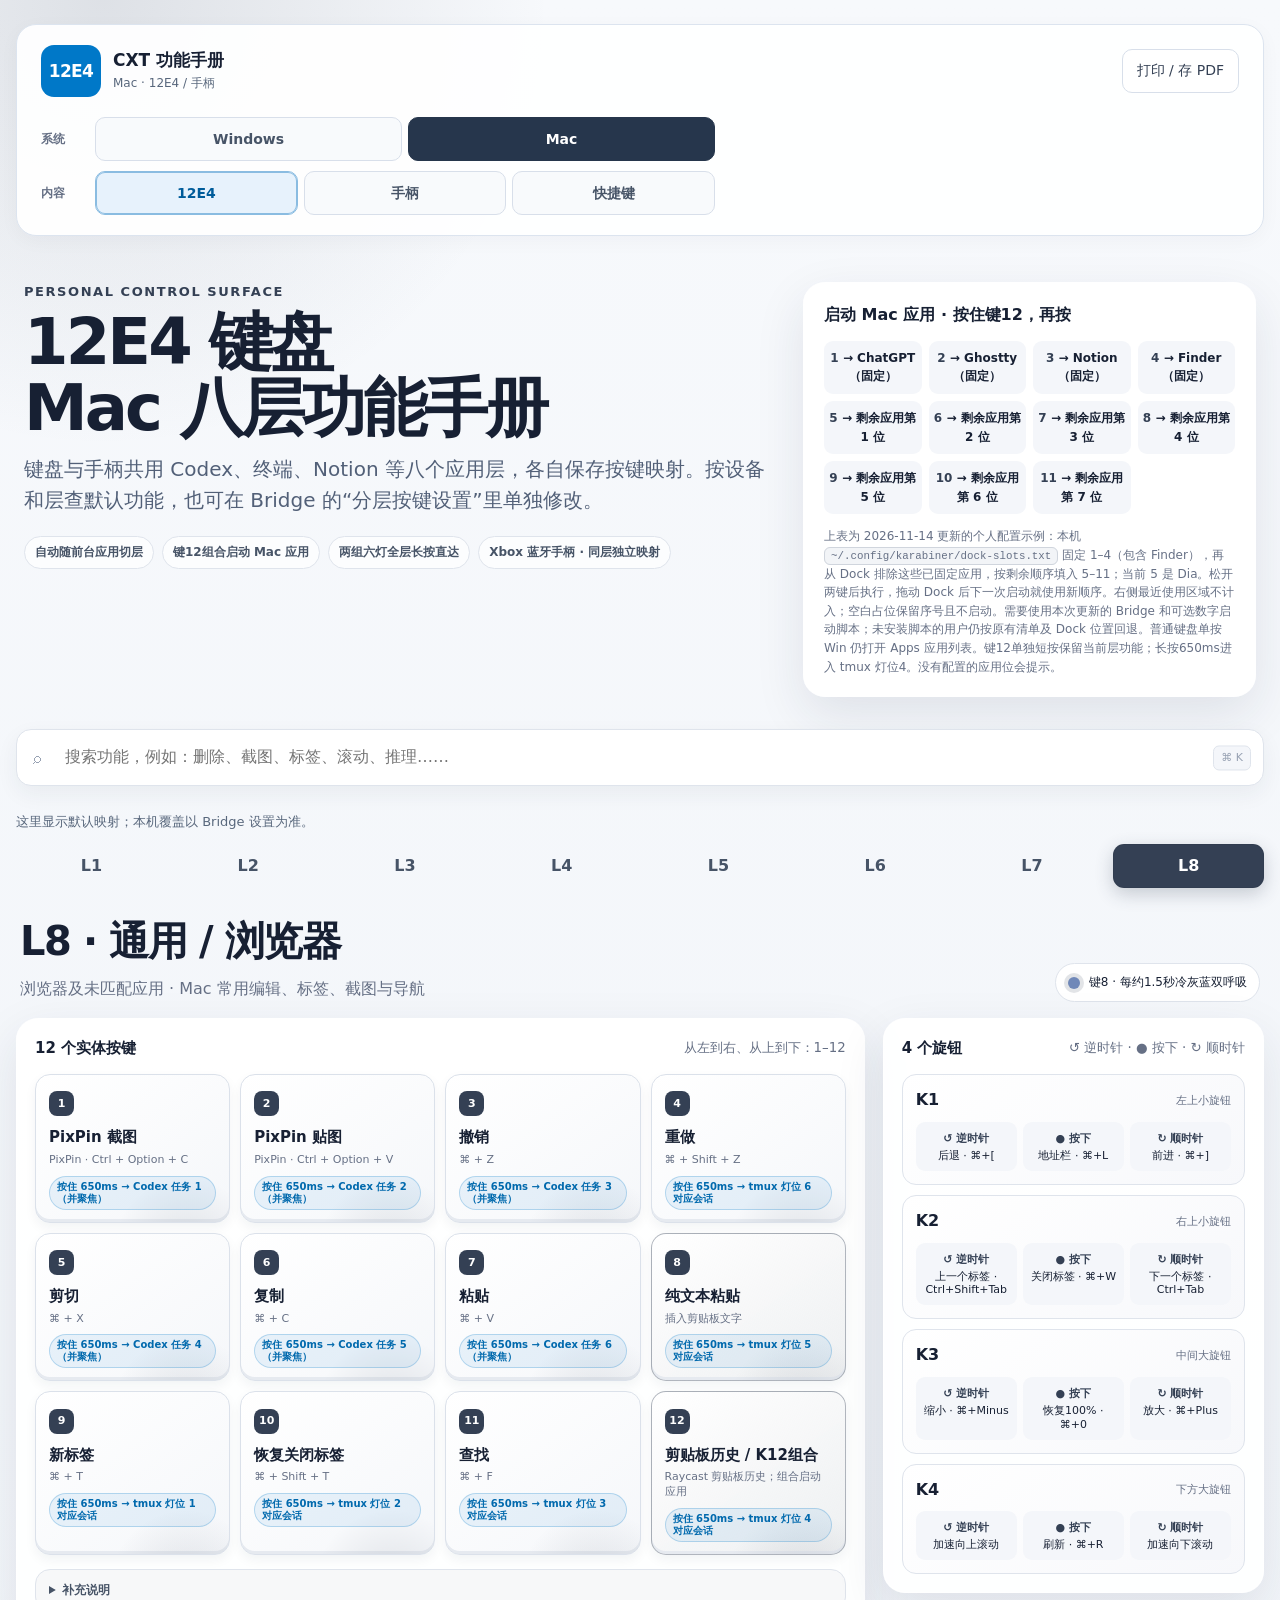
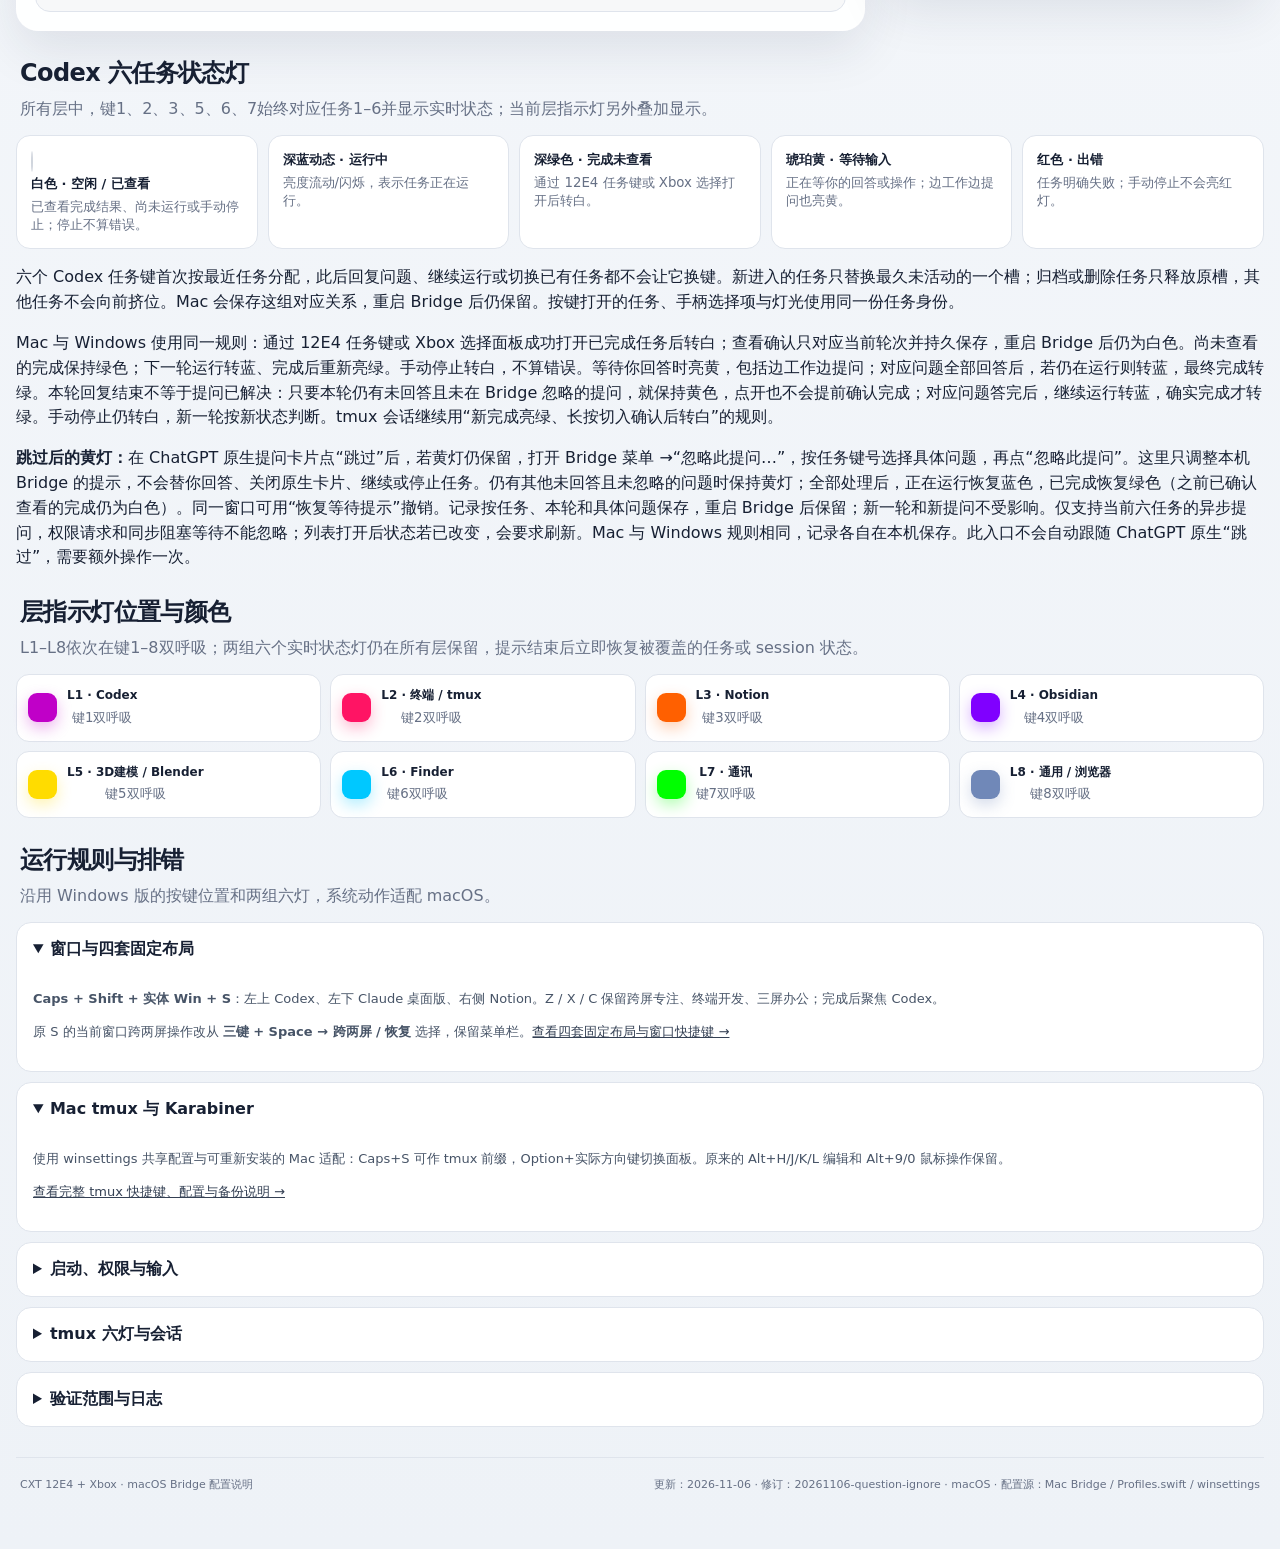
<file: docs/cxt12e4-manual/mac/index.html>
<!doctype html>
<html lang="zh-CN">
<head>
  <meta charset="utf-8">
  <meta name="viewport" content="width=device-width, initial-scale=1">
  <meta name="color-scheme" content="light">
  <meta http-equiv="Cache-Control" content="no-cache, no-store, must-revalidate">
  <meta http-equiv="Pragma" content="no-cache">
  <meta http-equiv="Expires" content="0">
  <meta name="configuration-revision" content="20261026-k2-navigation">
  <title>CXT12E4 + Xbox · Mac 八层功能手册</title>
  <style>
    :root {
      --accent: #0078c8;
      --accent-rgb: 0, 120, 200;
      --ink: #172033;
      --muted: #667085;
      --line: #dfe4ec;
      --panel: rgba(255, 255, 255, .92);
      --soft: #f4f6fa;
      --danger: #d92d20;
      --shadow: 0 18px 50px rgba(25, 38, 65, .10);
    }

    * { box-sizing: border-box; }
    html { scroll-behavior: smooth; }
    body {
      margin: 0;
      color: var(--ink);
      background:
        radial-gradient(circle at 8% 0%, rgba(var(--accent-rgb), .13), transparent 28rem),
        linear-gradient(180deg, #f7f9fc 0, #eef2f7 100%);
      font-family: "Segoe UI", "Microsoft YaHei UI", "PingFang SC", system-ui, sans-serif;
      line-height: 1.55;
    }
    button, input { font: inherit; }
    button { color: inherit; }

    .shell { width: min(1440px, calc(100% - 32px)); margin: 0 auto; padding: 24px 0 56px; }
    .topbar {
      position: sticky; top: 12px; z-index: 30;
      display: flex; align-items: center; gap: 16px;
      padding: 12px 14px; border: 1px solid rgba(255,255,255,.75);
      border-radius: 18px; background: rgba(255,255,255,.80);
      box-shadow: 0 10px 30px rgba(30, 44, 70, .08);
      backdrop-filter: blur(18px);
    }
    .brand { display: flex; align-items: center; gap: 11px; min-width: max-content; }
    .brand-mark {
      display: grid; place-items: center; width: 38px; aspect-ratio: 1;
      border-radius: 12px; color: white; font-weight: 800; letter-spacing: -.04em;
      background: linear-gradient(145deg, var(--accent), color-mix(in srgb, var(--accent), #101828 34%));
      box-shadow: 0 8px 20px rgba(var(--accent-rgb), .25);
    }
    .brand strong { display: block; font-size: 14px; line-height: 1.2; }
    .brand small { display: block; color: var(--muted); margin-top: 2px; font-size: 11px; }
    .layer-nav { display: flex; gap: 6px; overflow-x: auto; padding: 2px; scrollbar-width: thin; flex: 1; }
    .layer-tab {
      flex: 0 0 auto; min-width: 45px; padding: 8px 11px; border: 1px solid transparent;
      border-radius: 11px; background: transparent; color: #475467; cursor: pointer; font-weight: 700;
    }
    .layer-tab:hover { background: #f2f4f7; }
    .layer-tab.active {
      color: #fff; background: var(--accent); border-color: rgba(0,0,0,.05);
      box-shadow: 0 6px 18px rgba(var(--accent-rgb), .24);
    }
    .top-actions { display: flex; gap: 7px; }
    .icon-button {
      display: grid; place-items: center; width: 39px; height: 39px;
      border: 1px solid var(--line); border-radius: 11px; background: #fff; cursor: pointer;
    }
    .icon-button:hover { border-color: var(--accent); color: var(--accent); }

    .hero {
      display: grid; grid-template-columns: minmax(0, 1.25fr) minmax(310px, .75fr); gap: 24px;
      align-items: stretch; padding: 46px 8px 28px;
    }
    .eyebrow { color: var(--accent); font-size: 13px; font-weight: 800; letter-spacing: .12em; text-transform: uppercase; }
    h1 { margin: 8px 0 12px; font-size: clamp(34px, 5vw, 64px); line-height: 1.03; letter-spacing: -.045em; }
    .lead { margin: 0; max-width: 760px; color: #526078; font-size: clamp(16px, 2vw, 20px); }
    .hero-tags { display: flex; flex-wrap: wrap; gap: 8px; margin-top: 20px; }
    .tag { padding: 6px 10px; border: 1px solid var(--line); border-radius: 999px; background: rgba(255,255,255,.72); color: #475467; font-size: 12px; font-weight: 700; }

    .quick-card, .panel {
      border: 1px solid rgba(255,255,255,.88); border-radius: 22px;
      background: var(--panel); box-shadow: var(--shadow);
    }
    .quick-card { padding: 20px; }
    .quick-card h2 { margin: 0 0 13px; font-size: 16px; }
    .chord { display: grid; grid-template-columns: repeat(4, 1fr); gap: 7px; }
    .chord span { padding: 8px 5px; text-align: center; border-radius: 9px; background: var(--soft); font-size: 12px; font-weight: 800; }
    .chord b { color: var(--accent); }
    .quick-note { margin: 13px 0 0; color: var(--muted); font-size: 12px; }

    .search-wrap { position: relative; margin: 4px 0 26px; }
    .search-wrap input {
      width: 100%; padding: 15px 46px 15px 48px; border: 1px solid var(--line); border-radius: 15px;
      background: #fff; color: var(--ink); outline: none; box-shadow: 0 8px 22px rgba(30,44,70,.06);
    }
    .search-wrap input:focus { border-color: var(--accent); box-shadow: 0 0 0 4px rgba(var(--accent-rgb), .10); }
    .search-icon { position: absolute; left: 17px; top: 50%; transform: translateY(-50%); color: #98a2b3; }
    .search-hint { position: absolute; right: 13px; top: 50%; transform: translateY(-50%); padding: 3px 7px; border: 1px solid var(--line); border-radius: 6px; color: #98a2b3; background: var(--soft); font-size: 11px; }
    .search-results { display: none; margin-top: 9px; padding: 9px; border: 1px solid var(--line); border-radius: 14px; background: #fff; box-shadow: var(--shadow); }
    .search-results.show { display: grid; gap: 5px; }
    .result {
      display: grid; grid-template-columns: 74px 68px 1fr; gap: 9px; align-items: center;
      padding: 9px; border: 0; border-radius: 9px; background: transparent; text-align: left; cursor: pointer;
    }
    .result:hover { background: var(--soft); }
    .result-layer { font-weight: 800; color: var(--accent); }
    .result-position { color: var(--muted); font-size: 12px; }
    .result-function { font-weight: 650; }

    .layer-heading { display: flex; align-items: end; justify-content: space-between; gap: 20px; margin: 0 4px 16px; }
    .layer-heading h2 { margin: 0; font-size: clamp(26px, 3.2vw, 40px); letter-spacing: -.035em; }
    .layer-heading p { margin: 5px 0 0; color: var(--muted); }
    .indicator-pill { display: flex; align-items: center; gap: 9px; padding: 9px 12px; border: 1px solid var(--line); border-radius: 999px; background: #fff; white-space: nowrap; font-size: 12px; }
    .dot { width: 12px; height: 12px; border-radius: 50%; background: var(--accent); box-shadow: 0 0 0 4px rgba(var(--accent-rgb), .14); }

    .workspace { display: grid; grid-template-columns: minmax(0, 1.38fr) minmax(340px, .62fr); gap: 18px; align-items: start; }
    .panel { padding: 18px; }
    .panel-title { display: flex; align-items: center; justify-content: space-between; gap: 12px; margin: 0 0 14px; }
    .panel-title h3 { margin: 0; font-size: 15px; }
    .panel-title small { color: var(--muted); }

    .keyboard-grid { display: grid; grid-template-columns: repeat(4, minmax(0, 1fr)); gap: 10px; }
    .key {
      position: relative; min-height: 122px; padding: 15px 13px 12px; overflow: hidden;
      border: 1px solid #dbe1ea; border-radius: 15px; background: linear-gradient(145deg, #fff, #f5f7fa);
      box-shadow: inset 0 -3px 0 #e6eaf0, 0 5px 12px rgba(28,39,60,.05);
    }
    .key::after { content: ""; position: absolute; inset: auto -20% -70% 35%; height: 100%; background: radial-gradient(circle, rgba(var(--accent-rgb),.12), transparent 67%); pointer-events: none; }
    .key.special { border-color: rgba(var(--accent-rgb), .38); background: linear-gradient(145deg, #fff, rgba(var(--accent-rgb), .08)); }
    .key.danger { border-color: rgba(217,45,32,.30); }
    .key-number { display: inline-grid; place-items: center; width: 25px; height: 25px; border-radius: 8px; color: #fff; background: #344054; font-size: 11px; font-weight: 850; }
    .key.special .key-number { background: var(--accent); }
    .key.danger .key-number { background: var(--danger); }
    .key-function { position: relative; z-index: 1; display: block; margin-top: 12px; font-size: 15px; font-weight: 800; line-height: 1.25; }
    .key-detail { position: relative; z-index: 1; display: block; margin-top: 6px; color: var(--muted); font-size: 11px; line-height: 1.35; }
    .task-hold { position: relative; z-index: 1; display: inline-block; margin-top: 8px; padding: 4px 7px; border: 1px solid rgba(0,120,200,.24); border-radius: 999px; background: rgba(0,120,200,.08); color: #0069ad; font-size: 10px; font-weight: 750; line-height: 1.2; }

    .encoder-list { display: grid; gap: 10px; }
    .encoder { padding: 13px; border: 1px solid var(--line); border-radius: 14px; background: linear-gradient(145deg,#fff,#f7f8fb); }
    .encoder-head { display: flex; align-items: center; justify-content: space-between; margin-bottom: 9px; }
    .encoder-name { font-weight: 850; }
    .encoder-place { color: var(--muted); font-size: 11px; }
    .encoder-actions { display: grid; grid-template-columns: 1fr 1fr 1fr; gap: 6px; }
    .encoder-action { min-width: 0; padding: 8px 5px; border-radius: 9px; background: var(--soft); text-align: center; }
    .encoder-action b { display: block; color: var(--accent); font-size: 11px; }
    .encoder-action span { display: block; margin-top: 2px; font-size: 11px; line-height: 1.25; overflow-wrap: anywhere; }

    .notes { display: grid; gap: 9px; margin-top: 18px; }
    .note { display: flex; gap: 10px; padding: 11px 13px; border-radius: 12px; background: rgba(var(--accent-rgb),.075); color: #475467; font-size: 12px; }
    .note strong { color: var(--ink); }
    .note-icon { color: var(--accent); font-weight: 900; }
    .layer-help { margin-top: 14px; background: rgba(var(--accent-rgb),.035); }
    .layer-help summary { padding: 11px 13px; color: #475467; font-size: 12px; }
    .layer-help .notes { margin: 0; padding: 0 10px 10px; }

    .section { margin-top: 24px; }
    .section-header { margin: 0 4px 13px; }
    .section-header h2 { margin: 0; font-size: 24px; letter-spacing: -.025em; }
    .section-header p { margin: 5px 0 0; color: var(--muted); }
    .status-grid { display: grid; grid-template-columns: repeat(5, 1fr); gap: 10px; }
    .status { padding: 14px; border: 1px solid var(--line); border-radius: 14px; background: #fff; }
    .status-light { width: 21px; height: 21px; margin-bottom: 10px; border-radius: 50%; background: var(--status); box-shadow: 0 0 14px color-mix(in srgb, var(--status), transparent 25%); }
    .status.thinking .status-light { animation: think 1.45s ease-in-out infinite; }
    .status strong { display: block; font-size: 13px; }
    .status small { display: block; margin-top: 4px; color: var(--muted); line-height: 1.35; }
    @keyframes think { 0%,100% { opacity:.35; transform:scale(.78) } 50% { opacity:1; transform:scale(1.08) } }

    .layer-map { display: grid; grid-template-columns: repeat(4, 1fr); gap: 9px; }
    .layer-map-item { display: flex; align-items: center; gap: 10px; padding: 11px; border: 1px solid var(--line); border-radius: 13px; background: #fff; cursor: pointer; }
    .layer-map-item:hover { border-color: var(--map-color); }
    .map-light { width: 29px; height: 29px; border-radius: 9px; background: var(--map-color); box-shadow: 0 6px 15px color-mix(in srgb, var(--map-color), transparent 70%); }
    .layer-map-item b { display: block; font-size: 12px; }
    .layer-map-item small { color: var(--muted); }

    details { border: 1px solid var(--line); border-radius: 15px; background: #fff; overflow: hidden; }
    details + details { margin-top: 10px; }
    summary { padding: 14px 16px; cursor: pointer; font-weight: 800; }
    .detail-body { padding: 0 16px 16px; color: #475467; font-size: 13px; }
    .detail-body ul { margin: 4px 0; padding-left: 20px; }
    .detail-body li + li { margin-top: 5px; }
    code, kbd { padding: 2px 6px; border: 1px solid #d0d5dd; border-radius: 6px; background: #f2f4f7; font-family: Consolas, monospace; font-size: .9em; }

    footer { margin-top: 30px; padding: 18px 4px 0; border-top: 1px solid var(--line); display: flex; justify-content: space-between; gap: 16px; color: var(--muted); font-size: 11px; }

    @media (max-width: 1020px) {
      .hero, .workspace { grid-template-columns: 1fr; }
      .status-grid { grid-template-columns: repeat(3, 1fr); }
      .layer-map { grid-template-columns: repeat(2, 1fr); }
    }
    @media (max-width: 700px) {
      .shell { width: min(100% - 20px, 1440px); padding-top: 10px; }
      .topbar { top: 7px; border-radius: 14px; }
      .brand small, .top-actions { display: none; }
      .hero { padding-top: 30px; }
      .quick-card { padding: 15px; }
      .keyboard-grid { gap: 7px; }
      .key { min-height: 116px; padding: 11px 9px; border-radius: 12px; }
      .key-function { font-size: 13px; }
      .key-detail { font-size: 10px; }
      .panel { padding: 11px; border-radius: 17px; }
      .status-grid { grid-template-columns: 1fr 1fr; }
      .layer-heading { align-items: start; flex-direction: column; }
      .result { grid-template-columns: 60px 55px 1fr; }
    }
    @media (max-width: 430px) {
      .brand strong { font-size: 12px; }
      .brand-mark { width: 34px; }
      .layer-tab { min-width: 41px; padding-inline: 9px; }
      .key { min-height: 106px; }
      .key-function { font-size: 12px; }
      .encoder-actions { grid-template-columns: 1fr; }
      .layer-map { grid-template-columns: 1fr; }
    }
    @media print {
      body { background: #fff; }
      .shell { width: 100%; padding: 0; }
      .topbar, .search-wrap, .top-actions { display: none !important; }
      .hero { padding: 0 0 18px; grid-template-columns: 1fr; }
      .quick-card { box-shadow: none; }
      .panel, .quick-card { box-shadow: none; border-color: #bbb; break-inside: avoid; }
      .workspace { grid-template-columns: 1.35fr .65fr; }
      .key { box-shadow: none; min-height: 102px; }
      .section { break-before: auto; }
      footer { break-before: avoid; }
    }

.shortcut-table{width:100%;border-collapse:collapse}.shortcut-table th,.shortcut-table td{padding:13px 16px;border-bottom:1px solid var(--line);text-align:left;vertical-align:top}.shortcut-table th{width:27%}.shortcut-table tr:last-child>*{border-bottom:0}.table-panel{overflow:hidden}.detail-body code{overflow-wrap:anywhere}a{color:var(--accent)}

    [hidden] { display: none !important; }
    .device-switch { display: flex; flex-wrap: wrap; align-items: center; gap: 8px; margin: 4px 0 20px; }
    .device-switch button { border: 1px solid var(--line); border-radius: 999px; padding: 10px 18px; background: #fff; color: var(--muted); cursor: pointer; font: inherit; font-weight: 750; }
    .device-switch button[aria-pressed="true"] { background: var(--accent); color: #fff; border-color: var(--accent); }
    .device-switch span { color: var(--muted); font-size: 12px; margin-left: 4px; }
    .table-scroll { overflow-x: auto; }
    .xbox-table { width: 100%; border-collapse: collapse; table-layout: fixed; }
    .xbox-table th, .xbox-table td { padding: 13px 15px; border-bottom: 1px solid var(--line); text-align: left; vertical-align: top; overflow-wrap: anywhere; }
    .xbox-table th:first-child { width: 23%; }
    .xbox-table thead { color: var(--muted); font-size: 12px; }
    .xbox-table tbody th { color: var(--accent); font-size: 14px; }
    .xbox-table tbody td { font-size: 14px; }
    .controller-note { color: var(--muted); font-size: 13px; line-height: 1.65; padding: 0 14px; }
    @media(max-width:700px) { .device-switch span { width:100%; margin:4px 0; } .xbox-table th,.xbox-table td { padding:11px 8px; font-size:12px; } .xbox-table th:first-child { width:25%; } }
</style>
<link rel="stylesheet" href="../manual-navigation.css?v=20261022-platform-sections">
</head>
<body data-manual-page="mac" data-manual-root="../">
  <div class="shell">
    <header class="manual-header">
  <div class="manual-heading"><div class="brand"><span class="brand-mark">12E4</span><span><strong>CXT 功能手册</strong><small>Mac · 12E4 / 手柄</small></span></div><button type="button" class="manual-print" id="printButton">打印 / 存 PDF</button></div>
  <nav class="manual-selector" aria-label="手册导航">
    <div class="manual-choice-row"><span class="manual-choice-label" id="platformLabel">系统</span><div class="platform-nav" role="group" aria-labelledby="platformLabel"><a id="otherPlatform" data-manual-platform="windows" href="../index.html">Windows</a><a data-manual-platform="mac" href="../mac/index.html" aria-current="true">Mac</a></div></div>
    <div class="manual-choice-row"><span class="manual-choice-label" id="sectionLabel">内容</span><div class="section-nav" role="group" aria-labelledby="sectionLabel"><a data-manual-section="keyboard" href="index.html?device=keyboard" aria-current="true">12E4</a><a data-manual-section="xbox" href="index.html?device=xbox">手柄</a><a data-manual-section="shortcuts" href="shortcuts.html">快捷键</a></div></div>
  </nav>
</header>

    <header class="hero device-hero">
      <div>
        <div class="eyebrow">Personal Control Surface</div>
        <h1><span class="keyboard-only">12E4 键盘</span><span class="xbox-only">Xbox 手柄</span><br>Mac 八层功能手册</h1>
        <p class="lead">键盘与手柄共用 Codex、终端、Notion 等八个应用层，各自保存按键映射。按设备和层查默认功能，也可在 Bridge 的“分层按键设置”里单独修改。</p>
        <div class="hero-tags">
          <span class="tag">自动随前台应用切层</span>
          <span class="tag">键12组合启动 Mac 应用</span>
          <span class="tag">两组六灯全层长按直达</span>
          <span class="tag">Xbox 蓝牙手柄 · 同层独立映射</span>
        </div>
      </div>
      <aside class="quick-card keyboard-only">
        <h2>启动 Mac 应用 · 按住键12，再按</h2>
        <div class="chord"><span><b>1</b> → ChatGPT（固定）</span><span><b>2</b> → Ghostty（固定）</span><span><b>3</b> → Notion（固定）</span><span><b>4</b> → Finder（固定）</span><span><b>5</b> → 剩余应用第 1 位</span><span><b>6</b> → 剩余应用第 2 位</span><span><b>7</b> → 剩余应用第 3 位</span><span><b>8</b> → 剩余应用第 4 位</span><span><b>9</b> → 剩余应用第 5 位</span><span><b>10</b> → 剩余应用第 6 位</span><span><b>11</b> → 剩余应用第 7 位</span></div>
        <p class="quick-note">上表为 2026-11-14 更新的个人配置示例：本机 <code>~/.config/karabiner/dock-slots.txt</code> 固定 1–4（包含 Finder），再从 Dock 排除这些已固定应用，按剩余顺序填入 5–11；当前 5 是 Dia。松开两键后执行，拖动 Dock 后下一次启动就使用新顺序。右侧最近使用区域不计入；空白占位保留序号且不启动。需要使用本次更新的 Bridge 和可选数字启动脚本；未安装脚本的用户仍按原有清单及 Dock 位置回退。普通键盘单按 Win 仍打开 Apps 应用列表。键12单独短按保留当前层功能；长按650ms进入 tmux 灯位4。没有配置的应用位会提示。</p>
      </aside>
    </header>

    <div class="search-wrap">
      <span class="search-icon">⌕</span>
      <input id="searchInput" type="search" aria-label="搜索键盘或手柄功能" placeholder="搜索功能，例如：删除、截图、标签、滚动、推理……" autocomplete="off">
      <span class="search-hint">⌘ K</span>
      <div class="search-results" id="searchResults"></div>
    </div>

    <section id="layerSection" aria-label="当前设备与应用层">
      <p class="mapping-note">这里显示默认映射；本机覆盖以 Bridge 设置为准。</p>
      <div class="layer-nav manual-layers" id="layerNav" role="group" aria-label="选择应用层"></div>
      <div class="layer-heading">
        <div><h2 id="layerTitle"></h2><p id="layerApps"></p></div>
        <div class="indicator-pill"><span class="dot" id="indicatorDot"></span><span id="indicatorText"></span></div>
      </div>

      <div class="workspace" id="keyboardWorkspace">
        <article class="panel">
          <div class="panel-title"><h3>12 个实体按键</h3><small>从左到右、从上到下：1–12</small></div>
          <div class="keyboard-grid" id="keyboardGrid"></div>
          <details class="layer-help" id="layerHelp">
            <summary>补充说明</summary>
            <div class="notes" id="layerNotes"></div>
          </details>
        </article>
        <aside class="panel">
          <div class="panel-title"><h3>4 个旋钮</h3><small>↺ 逆时针 · ● 按下 · ↻ 顺时针</small></div>
          <div class="encoder-list" id="encoderList"></div>
        </aside>
      </div>
      <article class="panel xbox-panel" id="xboxPanel" hidden>
        <div class="panel-title"><h3>Xbox · 本层默认映射</h3><small>先按住 RT，再按组合键</small></div>
        <div class="table-scroll"><table class="xbox-table"><thead><tr><th scope="col">操作</th><th scope="col">普通操作</th><th scope="col">按住 RT</th></tr></thead><tbody id="xboxMappings"></tbody></table></div>
        <p class="controller-note"><b>LT</b> 按住精细移动；<b>Menu ≡</b> 短按打开任务 / 会话选择，长按约 0.85 秒暂停或恢复手柄。A / B / 方向键在选择面板内用于确认 / 取消 / 选择。</p>
        <p class="controller-note">八层默认统一：<b>X 左键 / 按住拖拽，Y 右键，A 回车确认，B Esc</b>。<b>Codex 层按下右摇杆 R3 发送 Tab，RT + R3 为中键</b>；其他层 R3 仍为中键。A 发送 Enter，具体作用取决于前台应用；在终端会执行当前输入。<b>RT + L3</b> 执行本层专用动作，L3 单按仍打开本层设置。Xbox、View、分享键保留系统用途。普通切窗或切层会保留已经开始的拖拽；摇杆模式改变后须先回中。断连、休眠、暂停或修改配置会释放已按住的鼠标键；恢复时先松开按钮、扳机并让摇杆回中。</p>
        <details><summary>本层补充与适用范围</summary><div class="notes" id="xboxNotes"></div></details>
      </article>
    </section>

    <section class="section xbox-only" id="controllerCheck">
      <div class="section-header"><h2>Mac 实测 · 按顺序确认</h2><p>2026-10-20 已实机确认 X 拖拽、Y 右键、B 关闭菜单及 Menu → A 选择确认。本次新增的 Codex R3 Tab 与其他分层功能仍请逐项确认。</p></div>
      <details open><summary>先测基础操作，再测 Codex / 终端 / Notion</summary><div class="detail-body"><ol>
        <li><strong>连接与回中：</strong>按 Xbox 键唤醒，在 Bridge 菜单检查手柄状态；松开所有按钮、扳机和摇杆。只有显示已连接、未暂停，才继续测试。</li>
        <li><strong>鼠标：</strong>左摇杆移动指针，按住 LT 应更慢；X 单击，按住 X 拖动一个窗口后松开，确认拖拽结束。Y 应打开右键菜单，B 应发出 Esc；在安全的测试对话框中用 A 确认。</li>
        <li><strong>滚动：</strong>在较长网页上推右摇杆上下滚动；页面应响应，摇杆回中后停止。Blender 层右摇杆默认旋转视角，不是网页滚动。</li>
        <li><strong>Menu：</strong>短按应打开任务 / 已有会话面板，LB / RB 切组，B 取消；普通应用中长按约 0.85 秒暂停，左摇杆不再移动，再长按恢复并回中。</li>
        <li><strong>分层：</strong>切到 Codex、Ghostty、Notion，菜单栏数字依次应为 1、2、3。Codex 的 RT+L3 聚焦输入框，按下右摇杆 R3 发送 Tab，RT+R3 保留中键；Notion 的 RT+L3 打开快速搜索。RT+A / B 默认复制 / 粘贴；粘贴先用无执行风险的短文本确认，不发送回车。</li>
        <li><strong>已有 tmux：</strong>在现有 session 中测试 RT+L3 缩放 pane，RT+十字键切 pane，RT+LB / RB 切已有 session。Menu 选择已有会话后，会话总数不应增加；没有会话时面板应显示空态。</li>
        <li><strong>独立配置：</strong>在菜单栏“分层按键设置…”里只修改 Xbox 的一个层，确认 12E4 同层与 Xbox 其他层不受影响；再恢复本层默认。记录出问题的应用、层号、按钮和实际结果。</li>
      </ol><p>Windows 使用同一分层思路，L6 是 Total Commander，终端 RT 快捷键与滚轮单位也不同；请查看 <a href="../index.html?device=xbox&amp;layer=2">Windows 对应层说明</a>，不要直接导入另一平台的配置。</p></div></details>
    </section>

    <section class="section keyboard-only">
      <div class="section-header"><h2>Codex 六任务状态灯</h2><p>所有层中，键1、2、3、5、6、7始终对应任务1–6并显示实时状态；当前层指示灯另外叠加显示。</p></div>
      <div class="status-grid">
        <div class="status" style="--status:#ffffff"><span class="status-light" style="border:1px solid #d0d5dd"></span><strong>白色 · 空闲 / 已查看</strong><small>已查看完成结果、尚未运行或手动停止；停止不算错误。</small></div>
        <div class="status thinking" style="--status:#0000ff"><span class="status-light"></span><strong>深蓝动态 · 运行中</strong><small>亮度流动/闪烁，表示任务正在运行。</small></div>
        <div class="status" style="--status:#00b000"><span class="status-light"></span><strong>深绿色 · 完成未查看</strong><small>通过 12E4 任务键或 Xbox 选择打开后转白。</small></div>
        <div class="status" style="--status:#ffb000"><span class="status-light"></span><strong>琥珀黄 · 等待输入</strong><small>正在等你的回答或操作；边工作边提问也亮黄。</small></div>
        <div class="status" style="--status:#ff0000"><span class="status-light"></span><strong>红色 · 出错</strong><small>任务明确失败；手动停止不会亮红灯。</small></div>
      </div>
      <p>六个 Codex 任务键首次按最近任务分配，此后回复问题、继续运行或切换已有任务都不会让它换键。新进入的任务只替换最久未活动的一个槽；归档或删除任务只释放原槽，其他任务不会向前挤位。Mac 会保存这组对应关系，重启 Bridge 后仍保留。按键打开的任务、手柄选择项与灯光使用同一份任务身份。</p>
      <p>Mac 与 Windows 使用同一规则：通过 12E4 任务键或 Xbox 选择面板成功打开已完成任务后转白；查看确认只对应当前轮次并持久保存，重启 Bridge 后仍为白色。尚未查看的完成保持绿色；下一轮运行转蓝、完成后重新亮绿。手动停止转白，不算错误。等待你回答时亮黄，包括边工作边提问；对应问题全部回答后，若仍在运行则转蓝，最终完成转绿。本轮回复结束不等于提问已解决：只要本轮仍有未回答且未在 Bridge 忽略的提问，就保持黄色，点开也不会提前确认完成；对应问题答完后，继续运行转蓝，确实完成才转绿。手动停止仍转白，新一轮按新状态判断。tmux 会话继续用“新完成亮绿、长按切入确认后转白”的规则。</p>
      <p><strong>跳过后的黄灯：</strong>在 ChatGPT 原生提问卡片点“跳过”后，若黄灯仍保留，打开 Bridge 菜单 →“忽略此提问…”，按任务键号选择具体问题，再点“忽略此提问”。这里只调整本机 Bridge 的提示，不会替你回答、关闭原生卡片、继续或停止任务。仍有其他未回答且未忽略的问题时保持黄灯；全部处理后，正在运行恢复蓝色，已完成恢复绿色（之前已确认查看的完成仍为白色）。同一窗口可用“恢复等待提示”撤销。记录按任务、本轮和具体问题保存，重启 Bridge 后保留；新一轮和新提问不受影响。仅支持当前六任务的异步提问，权限请求和同步阻塞等待不能忽略；列表打开后状态若已改变，会要求刷新。Mac 与 Windows 规则相同，记录各自在本机保存。此入口不会自动跟随 ChatGPT 原生“跳过”，需要额外操作一次。</p>
    </section>

    <section class="section keyboard-only">
      <div class="section-header"><h2>层指示灯位置与颜色</h2><p>L1–L8依次在键1–8双呼吸；两组六个实时状态灯仍在所有层保留，提示结束后立即恢复被覆盖的任务或 session 状态。</p></div>
      <div class="layer-map" id="layerMap"></div>
    </section>

    <section class="section"><div class="section-header"><h2>运行规则与排错</h2><p>沿用 Windows 版的按键位置和两组六灯，系统动作适配 macOS。</p></div>
<details open><summary>窗口与四套固定布局</summary><div class="detail-body"><p><b>Caps + Shift + 实体 Win + S</b>：左上 Codex、左下 Claude 桌面版、右侧 Notion。Z / X / C 保留跨屏专注、终端开发、三屏办公；完成后聚焦 Codex。</p><p>原 S 的当前窗口跨两屏操作改从 <b>三键 + Space → 跨两屏 / 恢复</b> 选择，保留菜单栏。<a href="shortcuts.html#presets">查看四套固定布局与窗口快捷键 →</a></p></div></details>
<details open><summary>Mac tmux 与 Karabiner</summary><div class="detail-body"><p>使用 winsettings 共享配置与可重新安装的 Mac 适配：Caps+S 可作 tmux 前缀，Option+实际方向键切换面板。原来的 Alt+H/J/K/L 编辑和 Alt+9/0 鼠标操作保留。</p><p><a href="tmux.html">查看完整 tmux 快捷键、配置与备份说明 →</a></p></div></details>
<details><summary>启动、权限与输入</summary><div class="detail-body"><ul><li>菜单栏“使用说明”打开本页的在线版本；“快捷键总表”打开 <a href="https://cxt12e4.11166666.xyz/">新域名首页</a>。“离线说明”打开应用内随版本附带的说明与完整手册，断网时可用。在线版更新与已安装版本可能不同。</li><li>首次安装：从 <a href="https://github.com/zhangyu0806/CXT12E4-Bridge">项目仓库</a>获取源码，按 Mac 安装说明执行 <code>./install/macos/install.sh</code>。需要 macOS 13+、Xcode Command Line Tools、Python 3 和已启用的 Karabiner；tmux 另需对应依赖。三屏布局、Caps 与普通键盘数字快启是独立配置示例，不由 Bridge 安装器自动部署。</li><li>“应用程序”中的 CXT12E4 Bridge 登录时自动启动。菜单栏与 Win11 一致，使用八层对应颜色的正方形色块，中央粗体数字 1–8 显示当前层；L1、L4 白字，其余黑字。悬停显示层名、自动或手动模式及连接状态；菜单勾选标明当前层及是否自动切层，也可手选层。</li><li>开启 Bridge 的辅助功能和输入监控，并保持 Karabiner 运行。12E4 专用输入规则仅匹配此设备。</li><li>短按在松开时执行；长按650ms进入对应任务或会话，长按后不再追加短按。键12组合沿用原应用位。普通按键组合与旋钮私有标记互斥，重叠或异常报告会取消本轮，释放全部按键后再操作。</li><li>12E4 默认 K4 在各层发送加速纵向滚轮，按下功能依当前层；分层设置可覆盖短按与旋钮动作，长按和键12应用组合保持固定。</li></ul></div></details>
<details open class="xbox-only"><summary>Xbox 分层设置与暂停</summary><div class="detail-body"><ul><li>菜单栏 → “分层按键设置…” → 选择 12E4 或 Xbox → 选择 L1–L8 → 修改对应操作。两设备共用当前层，各层覆盖互相独立；未设置的控件使用该层默认值，“恢复本层默认”会重置<strong>整个当前设备当前层</strong>，包括该层其他自定义项；若只想改四个面键，请单独修改 A / B / X / Y。升级会保留已有自定义覆盖，写入配置的旧映射不会被默认更新替换。</li><li>左摇杆默认鼠标、右摇杆默认双向滚动；Blender 层右摇杆默认旋转视角。设置页可改摇杆模式、死区、鼠标速度、滚动速度、LT 精细倍率及滚动方向。</li><li><strong>设置窗口内：</strong>映射修改立即保存；手柄 A 完成，B 或 Menu 关闭，都会先保存并校验未保存的参数，输入有误则保留窗口和错误提示。B 在这里不是撤销；要放弃未保存参数，请先点“撤销修改”。方向键交给当前输入框或下拉框，Menu 不会再叠开任务选择面板。</li><li>手柄 Menu 短按打开两组选择：Codex 最近任务、tmux 已有 session；方向键移动，A 确认，B 或 Menu 取消。所选项按稳定身份打开，不会随最近列表刷新而跳到另一个槽位。没有应用启动组，也不会新建 tmux 会话。切去其他应用会自动关闭选择面板，不抢回焦点。</li><li>手柄 Menu 长按或菜单“暂停 / 恢复 Xbox”只暂停手柄。也可用“在当前应用暂停 / 恢复 Xbox”记录当前应用，或在设置里填实际游戏的 Bundle ID。默认列表仅含 Steam 和 Games 启动器，不等于自动识别全部游戏；游戏进程需单独添加，或进入游戏前手动暂停。处于应用暂停名单时，连 Menu 也保留给前台应用；恢复请用菜单栏或离开该应用。普通应用中的手动暂停仍可长按 Menu 恢复。</li><li>手柄按键未独占：暂停名单之外的前台游戏仍可能收到原始输入。Xbox、View、分享三键由系统处理，本版本不接管。X 拖拽、Y 右键、B 关闭菜单及 Menu → A 选择确认已实机通过；精细移动、跨层手感与本次新增的 R3 Tab 仍需实测。</li></ul></div></details>
<details><summary>tmux 六灯与会话</summary><div class="detail-body"><ul><li>终端输入 <code>tmux</code> 连接已有会话；没有会话时不会自动新建，需要时显式输入 <code>tmux new</code>。自动恢复和开机启动仍关闭。</li><li>键9、10、11、12、8、4依次对应 tmux 灯位1–6，长按切入对应的现有会话。</li><li>01–06 开头的会话固定对应灯位；默认数字名或普通项目名自动分配空闲灯位，已有分配不会因其他会话退出而前移，重启 Bridge 后保留。</li><li>没有会话的灯位熄灭；普通 shell 空闲为白灯。重复固定编号会关闭对应灯位并拒绝切换。</li><li>已运行的 Claude Code / OpenCode 需重启一次才能加载状态 hooks。白为空闲，蓝为运行，绿为新完成，黄为等待，红为真正错误；主动停止任务恢复白色，不作为错误。</li></ul></div></details>
<details><summary>验证范围与日志</summary><div class="detail-body"><ul><li>本地 Codex 任务若在电脑关机或重启前仍记为运行、且没有结束事件，Bridge 会根据本机启动时间将这次中断恢复为白色；已有完成记录按是否已查看保持绿色或白色。Bridge 不凭运行时长判定完成。同一次开机期间若缺少结束记录，仍无法可靠确认任务是否已结束。</li><li>以下记录针对维护者当时的设备、应用版本与配置。新安装仍需按本页清单逐项确认；自动检查与实机操作是不同的验证。</li><li>已实机确认侧栏、K4 滚动、键12+2 启动 Ghostty、长按任务键返回 Codex，以及 tmux 白灯和长按切换。</li><li>2026-10-26 已实机确认 K2 双向切换任务且不再切歌；模型菜单读取已验证。手柄 LB / RB 共用相同切任务操作，手柄实机效果仍需单独确认。模型控制精确识别 6.1 Sol、分离强度与权限；旧版自动确认的验证不代表当前权限行为已验收。Xbox 的 X 拖拽、Y 右键、B 关闭菜单及 Menu → A 选择确认已于 2026-10-20 实机通过；本次新增的 Codex R3 Tab、其他分层操作与手感仍需逐项确认。</li><li>截至 2026-10-09，Mac tmux 适配已通过 78 项自动检查，包括快照恢复后的 Agent 重启及裸 tmux 连接行为。配置热加载检查确认已有面板及其进程保留。普通键盘的按键协议与实机范围见 <a href="tmux.html">tmux 验证说明</a>。</li><li>运行日志与状态位于 <code>~/Library/Application Support/CXT12E4Bridge/</code>。本次没有改键盘固件，接回 Windows 可继续使用原 Bridge。</li></ul></div></details></section>
    <footer>
      <span>CXT 12E4 + Xbox · macOS Bridge 配置说明</span>
      <span>更新：2026-11-06 · 修订：20261106-question-ignore · macOS · 配置源：Mac Bridge / Profiles.swift / winsettings</span>
    </footer>
  </div>

  <script src="../manual-navigation.js?v=20261022-platform-sections"></script>
<script>
    const layers = [
  {
    "n": 8,
    "name": "通用 / 浏览器",
    "color": "#344054",
    "rgb": "52,64,84",
    "lightColor": "#7088B8",
    "indicator": "键8 · 每约1.5秒冷灰蓝双呼吸",
    "keyLight": 8,
    "apps": "浏览器及未匹配应用 · Mac 常用编辑、标签、截图与导航",
    "keys": [
      [
        "PixPin 截图",
        "PixPin · Ctrl + Option + C"
      ],
      [
        "PixPin 贴图",
        "PixPin · Ctrl + Option + V"
      ],
      [
        "撤销",
        "⌘ + Z"
      ],
      [
        "重做",
        "⌘ + Shift + Z"
      ],
      [
        "剪切",
        "⌘ + X"
      ],
      [
        "复制",
        "⌘ + C"
      ],
      [
        "粘贴",
        "⌘ + V"
      ],
      [
        "纯文本粘贴",
        "插入剪贴板文字"
      ],
      [
        "新标签",
        "⌘ + T"
      ],
      [
        "恢复关闭标签",
        "⌘ + Shift + T"
      ],
      [
        "查找",
        "⌘ + F"
      ],
      [
        "剪贴板历史 / K12组合",
        "Raycast 剪贴板历史；组合启动应用"
      ]
    ],
    "enc": [
      [
        "K1 · 左上小旋钮",
        "后退 · ⌘+[",
        "地址栏 · ⌘+L",
        "前进 · ⌘+]"
      ],
      [
        "K2 · 右上小旋钮",
        "上一个标签 · Ctrl+Shift+Tab",
        "关闭标签 · ⌘+W",
        "下一个标签 · Ctrl+Tab"
      ],
      [
        "K3 · 中间大旋钮",
        "缩小 · ⌘+Minus",
        "恢复100% · ⌘+0",
        "放大 · ⌘+Plus"
      ],
      [
        "K4 · 下方大旋钮",
        "加速向上滚动",
        "刷新 · ⌘+R",
        "加速向下滚动"
      ]
    ],
    "notes": [
      "截图和贴图依赖 PixPin 对应快捷键；剪贴板历史使用 Raycast。其他应用会按自身快捷键解释这些输入。"
    ]
  },
  {
    "n": 1,
    "name": "Codex",
    "color": "#C000C8",
    "rgb": "192,0,200",
    "indicator": "键1 · 每约1.5秒紫红双呼吸",
    "keyLight": 1,
    "apps": "Codex / ChatGPT 桌面版 · Codex 任务槽与模型控制；ChatGPT 按已识别控件执行",
    "keys": [
      [
        "任务 1",
        "松开后打开并聚焦任务"
      ],
      [
        "任务 2",
        "松开后打开并聚焦任务"
      ],
      [
        "任务 3",
        "松开后打开并聚焦任务"
      ],
      [
        "分叉任务",
        "从当前最新回复创建聊天分支"
      ],
      [
        "任务 4",
        "松开后打开并聚焦任务"
      ],
      [
        "任务 5",
        "松开后打开并聚焦任务"
      ],
      [
        "任务 6",
        "松开后打开并聚焦任务"
      ],
      [
        "快速聊天开 / 关",
        "⌘ + Option + N；再次按下发送 Esc"
      ],
      [
        "显示 / 隐藏侧栏",
        "⌘ + B"
      ],
      [
        "显示 / 隐藏审阅面板",
        "⌘ + Option + B"
      ],
      [
        "Codex 内打开 ChatGPT",
        "确认内置浏览器地址栏后打开首页"
      ],
      [
        "独立聊天 / K12组合",
        "⌘ + Option + O；组合启动应用"
      ]
    ],
    "enc": [
      [
        "K1 · 左上小旋钮",
        "降低强度；Astra轻度再逆转进入Sol最高",
        "Astra Ultra + Fast",
        "提高强度；Sol最高再顺转进入Astra轻度"
      ],
      [
        "K2 · 右上小旋钮",
        "上一个相邻任务",
        "Astra 高 / High + 普通 / Standard",
        "下一个相邻任务"
      ],
      [
        "K3 · 中间大旋钮",
        "光标向前移动一词",
        "聚焦输入框",
        "光标向后移动一词"
      ],
      [
        "K4 · 下方大旋钮",
        "对话加速向上滚动",
        "跳到对话底部",
        "对话加速向下滚动"
      ]
    ],
    "notes": [
      "K1 转动沿 Sol、Astra 的轻度至最高档位切换，精确支持 GPT-6 Sol、GPT-6.1 Sol、GPT-6 Astra；从 6.1 Sol 转到 Astra 后再返回会保留 6.1。K1 按下请求 Astra Ultra + Fast，K2 按下请求 Astra High + Standard。K2 逆时针切换上一个侧栏任务，顺时针切换下一个侧栏任务；与手柄 LB / RB 共用 ⌘+Option+[ / ]，避开全局切歌热键。旋转不使用模型菜单。",
      "升级或切换窗口后，模型控件可能短暂不可读。Bridge 会对当前窗口做有限等待；仍未确认型号或控件时停止并提示，不猜选。切回目标 Codex 聊天，等界面就绪后再操作。",
      "强度和执行权限分开处理。Ultra 如出现“使用完整访问权限”弹窗，由你在 Codex 中确认；Bridge 不自动授权。已具备权限时继续请求对应预设。",
      "ChatGPT 桌面版不接收 Codex 专属模型、相邻任务或面板快捷键。键9侧栏、键12新聊天仅尝试精确识别的控件。六个任务槽始终指向本机 Codex 任务，并非 ChatGPT 云端聊天列表。",
      "2026-10-26 已实机确认 K2 双向切换任务且不再切歌；手柄 LB / RB 共用相同操作，仍需手柄实测。手柄的 X 拖拽、Y 右键、B 关闭菜单及 Menu → A 选择确认已实机通过；Codex R3 Tab 和其他分层操作仍需逐项确认。"
    ]
  },
  {
    "n": 2,
    "name": "终端 / tmux",
    "color": "#FF1464",
    "rgb": "255,20,100",
    "indicator": "键2 · 每约1.5秒粉色双呼吸",
    "keyLight": 2,
    "apps": "Ghostty / Terminal / iTerm / WezTerm 等终端 · Mac 本地 tmux",
    "keys": [
      [
        "右侧新建 pane",
        "直接在当前 window 中向右分屏"
      ],
      [
        "下方新建 pane",
        "直接在当前 window 中向下分屏"
      ],
      [
        "左右 pane 切换",
        "有右侧pane则向右，否则向左；双pane直接往返，不跨window"
      ],
      [
        "上下 pane 切换",
        "有下方pane则向下，否则向上；双pane直接往返，不跨window"
      ],
      [
        "缩放当前 pane",
        "直接调用tmux放大到整个window／恢复原布局"
      ],
      [
        "切换pane均分布局",
        "两个及以上pane：横向一排／纵向一列切换；混合布局先归一为横排"
      ],
      [
        "轮换 pane 位置",
        "直接在当前window内循环换位"
      ],
      [
        "window 选择器",
        "在当前客户端打开跨session的窗口树，可选择会话、窗口或pane"
      ],
      [
        "暂存 / 恢复 Agent 输入",
        "向已识别的 opencode / claude / grok pane 发送 Ctrl+S"
      ],
      [
        "tmux copy-mode",
        "直接进入当前pane历史模式"
      ],
      [
        "搜索终端历史",
        "⌘ + F"
      ],
      [
        "上一个 pane / K12组合",
        "回上一个 pane；组合启动应用"
      ]
    ],
    "enc": [
      [
        "K1 · 左上小旋钮",
        "pane边界向左5格",
        "均衡pane宽度",
        "pane边界向右5格"
      ],
      [
        "K2 · 右上小旋钮",
        "pane边界向上5格",
        "均衡pane高度",
        "pane边界向下5格"
      ],
      [
        "K3 · 中间大旋钮",
        "当前session上一个window",
        "回到上一个window",
        "当前session下一个window"
      ],
      [
        "K4 · 下方大旋钮",
        "向上真实加速滚动",
        "退出 copy-mode，再跳到终端底部",
        "向下真实加速滚动"
      ]
    ],
    "notes": [
      "键1–10、12及 K1–K3 直接调用本地 tmux。普通层内操作需唯一客户端或明确 CXT_TMUX_TTY；全层长按灯位允许最近活动客户端。切换使用现存 session ID，选择面板还校验创建时间与 server 身份。多窗口不能唯一定位时提示确认，绝不新建 session。键11与 K4 仍依赖前台终端。",
      "普通键盘的前缀、Option 快捷键和已有 Karabiner 习惯见 <a href=\"tmux.html\">Mac tmux 使用说明</a>。12E4 直接动作不依赖普通键盘前缀。",
      "K4 按下仅在 tmux 退出 copy-mode 成功后发送终端跳底；手柄 RT + LB / RB 只切换已有 session。"
    ]
  },
  {
    "n": 3,
    "name": "Notion",
    "color": "#FF6000",
    "rgb": "255,96,0",
    "indicator": "键3 · 每约1.5秒橙色双呼吸",
    "keyLight": 3,
    "apps": "Notion · 页面、块、标签与宽表格导航",
    "keys": [
      [
        "新页面",
        "⌘ + N"
      ],
      [
        "新标签",
        "⌘ + T"
      ],
      [
        "页内查找",
        "⌘ + F"
      ],
      [
        "切换深浅色",
        "⌘ + Shift + L"
      ],
      [
        "评论",
        "⌘ + Shift + M"
      ],
      [
        "复制块",
        "⌘ + D"
      ],
      [
        "块菜单",
        "⌘ + /"
      ],
      [
        "复制页面链接",
        "⌘ + L"
      ],
      [
        "删除块",
        "Backspace"
      ],
      [
        "待办块",
        "⌘ + Option + 4"
      ],
      [
        "代码块",
        "⌘ + Option + 8"
      ],
      [
        "全屏 / K12组合",
        "Ctrl + ⌘ + F；组合启动应用"
      ]
    ],
    "enc": [
      [
        "K1 · 左上小旋钮",
        "页面后退",
        "上一级 · ⌘+Shift+U",
        "页面前进"
      ],
      [
        "K2 · 右上小旋钮",
        "上一个标签",
        "快速搜索 · ⌘+P",
        "下一个标签"
      ],
      [
        "K3 · 中间大旋钮",
        "宽表格向左滚动",
        "切换页面全宽",
        "宽表格向右滚动"
      ],
      [
        "K4 · 下方大旋钮",
        "页面向上滚动",
        "跳到顶部",
        "页面向下滚动"
      ]
    ],
    "notes": [
      "K3 按下通过页面菜单切换全宽。发送的快捷键依赖 Notion 当前版本和焦点；无法确认菜单时提示。",
      "待办块与代码块使用 Mac 的 ⌘+Option+4 / 8；Windows 的 Ctrl+Shift 不能直接替换成 ⌘+Shift。"
    ]
  },
  {
    "n": 4,
    "name": "Obsidian",
    "color": "#8000FF",
    "rgb": "128,0,255",
    "indicator": "键4 · 每约1.5秒紫色双呼吸",
    "keyLight": 4,
    "apps": "Obsidian · 笔记、链接、日记与阅读模式",
    "keys": [
      [
        "新笔记",
        "⌘ + N"
      ],
      [
        "快速切换",
        "⌘ + O"
      ],
      [
        "库内搜索",
        "⌘ + Shift + F"
      ],
      [
        "命令面板",
        "⌘ + P"
      ],
      [
        "内部链接",
        "输入 [["
      ],
      [
        "切换任务",
        "⌘ + Enter"
      ],
      [
        "改名 / 移动",
        "F2"
      ],
      [
        "复制笔记链接",
        "命令：Copy Obsidian URL"
      ],
      [
        "关闭",
        "短按 ⌘+W"
      ],
      [
        "今日日记",
        "命令：Open today's daily note"
      ],
      [
        "模板 / 大纲",
        "在命令面板查找插入模板 / 显示大纲"
      ],
      [
        "编辑 / 阅读 / K12组合",
        "点按 ⌘+E；组合启动应用"
      ]
    ],
    "enc": [
      [
        "K1 · 左上小旋钮",
        "历史后退",
        "显示反向链接",
        "历史前进"
      ],
      [
        "K2 · 右上小旋钮",
        "上一个标签",
        "恢复关闭标签",
        "下一个标签"
      ],
      [
        "K3 · 中间大旋钮",
        "缩小",
        "恢复 100%",
        "放大"
      ],
      [
        "K4 · 下方大旋钮",
        "内容向上滚动",
        "跳到顶部",
        "内容向下滚动"
      ]
    ],
    "notes": [
      "日记、模板、大纲、反向链接等依赖已启用的命令和插件。找不到明确命令时保留命令面板供选择。"
    ]
  },
  {
    "n": 5,
    "name": "3D建模 / Blender",
    "color": "#E5B900",
    "rgb": "229,185,0",
    "lightColor": "#FFDC00",
    "indicator": "键5 · 每约1.5秒金黄色双呼吸",
    "keyLight": 5,
    "apps": "Blender · 默认建模键位和数字小键盘视角",
    "keys": [
      [
        "对象 / 编辑模式",
        "Tab"
      ],
      [
        "挤出",
        "E"
      ],
      [
        "移动",
        "G"
      ],
      [
        "旋转",
        "R"
      ],
      [
        "缩放",
        "S"
      ],
      [
        "内插面",
        "I"
      ],
      [
        "倒角",
        "Ctrl + B"
      ],
      [
        "复制",
        "Shift + D"
      ],
      [
        "撤销",
        "⌘ + Z"
      ],
      [
        "重做",
        "⌘ + Shift + Z"
      ],
      [
        "添加",
        "Shift + A"
      ],
      [
        "操作搜索 / K12组合",
        "点按 F3；组合启动应用"
      ]
    ],
    "enc": [
      [
        "K1 · 左上小旋钮",
        "绕视角左 · Numpad4",
        "前视 · Numpad1",
        "绕视角右 · Numpad6"
      ],
      [
        "K2 · 右上小旋钮",
        "绕视角上 · Numpad8",
        "顶视 · Numpad7",
        "绕视角下 · Numpad2"
      ],
      [
        "K3 · 中间大旋钮",
        "上一帧 · Left",
        "播放 / 暂停 · Space",
        "下一帧 · Right"
      ],
      [
        "K4 · 下方大旋钮",
        "无修饰键加速向上滚轮",
        "框选中 · NumpadDecimal",
        "无修饰键加速向下滚轮"
      ]
    ],
    "notes": [
      "将鼠标停在正确编辑器，建模动作需适当的模式和选中状态。移动、旋转等模态动作仍需确认或 Esc 取消。",
      "K4 统一发送无修饰键滚轮；在 3D 视图中通常是缩放，在列表中是滚动。"
    ]
  },
  {
    "n": 6,
    "name": "Finder",
    "color": "#00A7D6",
    "rgb": "0,167,214",
    "lightColor": "#00C8FF",
    "indicator": "键6 · 每约1.5秒冰蓝双呼吸",
    "keyLight": 6,
    "apps": "Finder · Mac 文件操作、路径、比较与目录复制更新",
    "keys": [
      [
        "复制",
        "⌘ + C"
      ],
      [
        "移动已复制项目",
        "⌘ + Option + V"
      ],
      [
        "新建文件夹",
        "⌘ + Shift + N"
      ],
      [
        "重命名",
        "菜单重命名；后备 Return"
      ],
      [
        "复制 POSIX 路径",
        "⌘ + Option + C"
      ],
      [
        "复制文件名",
        "所选文件名，每行一个；读取失败保留剪贴板"
      ],
      [
        "复制完整路径",
        "⌘ + Option + C"
      ],
      [
        "搜索",
        "⌘ + F"
      ],
      [
        "移到废纸篓",
        "⌘ + Backspace"
      ],
      [
        "比较两个文件",
        "用 Cursor 打开所选两个文件的差异"
      ],
      [
        "目录复制更新",
        "先预览，再确认；保留目标其他文件"
      ],
      [
        "压缩 / K12组合",
        "菜单压缩所选项目；组合启动应用"
      ]
    ],
    "enc": [
      [
        "K1 · 左上小旋钮",
        "目录后退 · ⌘+[",
        "上级目录 · ⌘+↑",
        "目录前进 · ⌘+]"
      ],
      [
        "K2 · 右上小旋钮",
        "向左移动选择",
        "Ctrl+Tab",
        "向右移动选择"
      ],
      [
        "K3 · 中间大旋钮",
        "上一个标签",
        "新标签 · ⌘+T",
        "下一个标签"
      ],
      [
        "K4 · 下方大旋钮",
        "向上加速滚动",
        "快速查看 · Space",
        "向下加速滚动"
      ]
    ],
    "notes": [
      "比较需选中两个文件且已安装 Cursor。目录更新需选中两个互不包含的目录，显示来源、目标与预览，确认后执行并备份被覆盖文件。首次读取选择可能需要允许 Bridge 控制 Finder。"
    ]
  },
  {
    "n": 7,
    "name": "通讯",
    "color": "#00C853",
    "rgb": "0,200,83",
    "lightColor": "#00FF00",
    "indicator": "键7 · 每约1.5秒绿色双呼吸",
    "keyLight": 7,
    "apps": "微信 / Telegram / QQ · 通用编辑，部分功能依客户端",
    "keys": [
      [
        "上一会话",
        "Option + ↑"
      ],
      [
        "下一会话",
        "Option + ↓"
      ],
      [
        "跳到未读",
        "仅 Telegram 发送 Ctrl+Shift+↓；其他客户端提示未验证"
      ],
      [
        "搜索",
        "⌘ + F"
      ],
      [
        "复制",
        "⌘ + C"
      ],
      [
        "纯文本粘贴",
        "插入剪贴板文字，不修改原剪贴板"
      ],
      [
        "回复待适配",
        "短按不发送；长按任务6不变"
      ],
      [
        "发送",
        "已聚焦消息输入框：Enter"
      ],
      [
        "清空",
        "仅清空已聚焦的可编辑消息输入框"
      ],
      [
        "表情与符号",
        "Ctrl + ⌘ + Space"
      ],
      [
        "输入换行",
        "已聚焦消息输入框：Shift + Enter"
      ],
      [
        "空置 / K12组合",
        "短按空置；组合启动应用"
      ]
    ],
    "enc": [
      [
        "K1 · 左上小旋钮",
        "光标前移一词",
        "行首 Home",
        "光标后移一词"
      ],
      [
        "K2 · 右上小旋钮",
        "向左选择一词",
        "全选",
        "向右选择一词"
      ],
      [
        "K3 · 中间大旋钮",
        "缩小",
        "恢复 100%",
        "放大"
      ],
      [
        "K4 · 下方大旋钮",
        "内容向上滚动",
        "跳到底部",
        "内容向下滚动"
      ]
    ],
    "notes": [
      "键7短按留空；键12单独短按留空。键8发送、键9清空、键11换行仅在已聚焦的可编辑消息输入框执行；搜索框或会话列表不执行。Enter 是否发送、Shift+Enter 是否换行和会话导航仍取决于客户端设置。"
    ]
  }
];
    // Default controller mappings exported from LayerProfiles.defaults in Profiles.swift.
    const xboxProfiles = {
  "1": [
    {
      "action": "stick.mouse",
      "control": "leftstick",
      "label": "左摇杆",
      "rtAction": "none",
      "rtTitle": "—",
      "title": "移动鼠标"
    },
    {
      "action": "stick.scroll",
      "control": "rightstick",
      "label": "右摇杆",
      "rtAction": "none",
      "rtTitle": "—",
      "title": "双向滚动"
    },
    {
      "action": "key.enter",
      "control": "a",
      "label": "A",
      "rtAction": "edit.copy",
      "rtTitle": "复制",
      "title": "回车"
    },
    {
      "action": "key.escape",
      "control": "b",
      "label": "B",
      "rtAction": "edit.paste",
      "rtTitle": "粘贴",
      "title": "Esc"
    },
    {
      "action": "mouse.left",
      "control": "x",
      "label": "X",
      "rtAction": "edit.undo",
      "rtTitle": "撤销",
      "title": "鼠标左键 / 按住拖拽"
    },
    {
      "action": "mouse.right",
      "control": "y",
      "label": "Y",
      "rtAction": "edit.redo",
      "rtTitle": "重做",
      "title": "鼠标右键"
    },
    {
      "action": "key.up",
      "control": "up",
      "label": "十字键 ↑",
      "rtAction": "encoder.1.2",
      "rtTitle": "K1 顺转 · 提高强度；边界切换 Sol / Astra",
      "title": "↑"
    },
    {
      "action": "key.down",
      "control": "down",
      "label": "十字键 ↓",
      "rtAction": "encoder.1.0",
      "rtTitle": "K1 逆转 · 降低强度；边界切换 Sol / Astra",
      "title": "↓"
    },
    {
      "action": "key.left",
      "control": "left",
      "label": "十字键 ←",
      "rtAction": "button.9",
      "rtTitle": "键9 · 显示 / 隐藏侧栏",
      "title": "←"
    },
    {
      "action": "key.right",
      "control": "right",
      "label": "十字键 →",
      "rtAction": "button.10",
      "rtTitle": "键10 · 显示 / 隐藏审阅面板",
      "title": "→"
    },
    {
      "action": "navigation.previous",
      "control": "lb",
      "label": "LB 左肩键",
      "rtAction": "encoder.3.0",
      "rtTitle": "K3 逆转 · 光标向前移动一词",
      "title": "上一个 Codex 任务"
    },
    {
      "action": "navigation.next",
      "control": "rb",
      "label": "RB 右肩键",
      "rtAction": "encoder.3.2",
      "rtTitle": "K3 顺转 · 光标向后移动一词",
      "title": "下一个 Codex 任务"
    },
    {
      "action": "bridge.help",
      "control": "l3",
      "label": "L3 左摇杆按下",
      "rtAction": "codex.composer",
      "rtTitle": "聚焦聊天输入框",
      "title": "打开本层设置 / 按键说明"
    },
    {
      "action": "key.tab",
      "control": "r3",
      "label": "R3 右摇杆按下",
      "rtAction": "mouse.middle",
      "rtTitle": "鼠标中键",
      "title": "Tab"
    }
  ],
  "2": [
    {
      "action": "stick.mouse",
      "control": "leftstick",
      "label": "左摇杆",
      "rtAction": "none",
      "rtTitle": "—",
      "title": "移动鼠标"
    },
    {
      "action": "stick.scroll",
      "control": "rightstick",
      "label": "右摇杆",
      "rtAction": "none",
      "rtTitle": "—",
      "title": "双向滚动"
    },
    {
      "action": "key.enter",
      "control": "a",
      "label": "A",
      "rtAction": "edit.copy",
      "rtTitle": "复制",
      "title": "回车"
    },
    {
      "action": "key.escape",
      "control": "b",
      "label": "B",
      "rtAction": "edit.paste",
      "rtTitle": "粘贴",
      "title": "Esc"
    },
    {
      "action": "mouse.left",
      "control": "x",
      "label": "X",
      "rtAction": "edit.undo",
      "rtTitle": "撤销",
      "title": "鼠标左键 / 按住拖拽"
    },
    {
      "action": "mouse.right",
      "control": "y",
      "label": "Y",
      "rtAction": "edit.redo",
      "rtTitle": "重做",
      "title": "鼠标右键"
    },
    {
      "action": "key.up",
      "control": "up",
      "label": "十字键 ↑",
      "rtAction": "tmux.pane.up",
      "rtTitle": "上方 pane",
      "title": "↑"
    },
    {
      "action": "key.down",
      "control": "down",
      "label": "十字键 ↓",
      "rtAction": "tmux.pane.down",
      "rtTitle": "下方 pane",
      "title": "↓"
    },
    {
      "action": "key.left",
      "control": "left",
      "label": "十字键 ←",
      "rtAction": "tmux.pane.left",
      "rtTitle": "左方 pane",
      "title": "←"
    },
    {
      "action": "key.right",
      "control": "right",
      "label": "十字键 →",
      "rtAction": "tmux.pane.right",
      "rtTitle": "右方 pane",
      "title": "→"
    },
    {
      "action": "navigation.previous",
      "control": "lb",
      "label": "LB 左肩键",
      "rtAction": "tmux.session.previous",
      "rtTitle": "上一个已有 session",
      "title": "上一个 tmux window"
    },
    {
      "action": "navigation.next",
      "control": "rb",
      "label": "RB 右肩键",
      "rtAction": "tmux.session.next",
      "rtTitle": "下一个已有 session",
      "title": "下一个 tmux window"
    },
    {
      "action": "bridge.help",
      "control": "l3",
      "label": "L3 左摇杆按下",
      "rtAction": "button.5",
      "rtTitle": "键5 · 缩放当前 pane",
      "title": "打开本层设置 / 按键说明"
    },
    {
      "action": "mouse.middle",
      "control": "r3",
      "label": "R3 右摇杆按下",
      "rtAction": "none",
      "rtTitle": "—",
      "title": "鼠标中键"
    }
  ],
  "3": [
    {
      "action": "stick.mouse",
      "control": "leftstick",
      "label": "左摇杆",
      "rtAction": "none",
      "rtTitle": "—",
      "title": "移动鼠标"
    },
    {
      "action": "stick.scroll",
      "control": "rightstick",
      "label": "右摇杆",
      "rtAction": "none",
      "rtTitle": "—",
      "title": "双向滚动"
    },
    {
      "action": "key.enter",
      "control": "a",
      "label": "A",
      "rtAction": "edit.copy",
      "rtTitle": "复制",
      "title": "回车"
    },
    {
      "action": "key.escape",
      "control": "b",
      "label": "B",
      "rtAction": "edit.paste",
      "rtTitle": "粘贴",
      "title": "Esc"
    },
    {
      "action": "mouse.left",
      "control": "x",
      "label": "X",
      "rtAction": "edit.undo",
      "rtTitle": "撤销",
      "title": "鼠标左键 / 按住拖拽"
    },
    {
      "action": "mouse.right",
      "control": "y",
      "label": "Y",
      "rtAction": "edit.redo",
      "rtTitle": "重做",
      "title": "鼠标右键"
    },
    {
      "action": "key.up",
      "control": "up",
      "label": "十字键 ↑",
      "rtAction": "key.pageup",
      "rtTitle": "Page Up",
      "title": "↑"
    },
    {
      "action": "key.down",
      "control": "down",
      "label": "十字键 ↓",
      "rtAction": "key.pagedown",
      "rtTitle": "Page Down",
      "title": "↓"
    },
    {
      "action": "key.left",
      "control": "left",
      "label": "十字键 ←",
      "rtAction": "button.10",
      "rtTitle": "键10 · 待办块",
      "title": "←"
    },
    {
      "action": "key.right",
      "control": "right",
      "label": "十字键 →",
      "rtAction": "button.11",
      "rtTitle": "键11 · 代码块",
      "title": "→"
    },
    {
      "action": "navigation.previous",
      "control": "lb",
      "label": "LB 左肩键",
      "rtAction": "button.1",
      "rtTitle": "键1 · 新页面",
      "title": "页面后退"
    },
    {
      "action": "navigation.next",
      "control": "rb",
      "label": "RB 右肩键",
      "rtAction": "button.2",
      "rtTitle": "键2 · 新标签",
      "title": "页面前进"
    },
    {
      "action": "bridge.help",
      "control": "l3",
      "label": "L3 左摇杆按下",
      "rtAction": "encoder.2.1",
      "rtTitle": "K2 按下 · 快速搜索 · ⌘+P",
      "title": "打开本层设置 / 按键说明"
    },
    {
      "action": "mouse.middle",
      "control": "r3",
      "label": "R3 右摇杆按下",
      "rtAction": "none",
      "rtTitle": "—",
      "title": "鼠标中键"
    }
  ],
  "4": [
    {
      "action": "stick.mouse",
      "control": "leftstick",
      "label": "左摇杆",
      "rtAction": "none",
      "rtTitle": "—",
      "title": "移动鼠标"
    },
    {
      "action": "stick.scroll",
      "control": "rightstick",
      "label": "右摇杆",
      "rtAction": "none",
      "rtTitle": "—",
      "title": "双向滚动"
    },
    {
      "action": "key.enter",
      "control": "a",
      "label": "A",
      "rtAction": "edit.copy",
      "rtTitle": "复制",
      "title": "回车"
    },
    {
      "action": "key.escape",
      "control": "b",
      "label": "B",
      "rtAction": "edit.paste",
      "rtTitle": "粘贴",
      "title": "Esc"
    },
    {
      "action": "mouse.left",
      "control": "x",
      "label": "X",
      "rtAction": "edit.undo",
      "rtTitle": "撤销",
      "title": "鼠标左键 / 按住拖拽"
    },
    {
      "action": "mouse.right",
      "control": "y",
      "label": "Y",
      "rtAction": "edit.redo",
      "rtTitle": "重做",
      "title": "鼠标右键"
    },
    {
      "action": "key.up",
      "control": "up",
      "label": "十字键 ↑",
      "rtAction": "key.pageup",
      "rtTitle": "Page Up",
      "title": "↑"
    },
    {
      "action": "key.down",
      "control": "down",
      "label": "十字键 ↓",
      "rtAction": "key.pagedown",
      "rtTitle": "Page Down",
      "title": "↓"
    },
    {
      "action": "key.left",
      "control": "left",
      "label": "十字键 ←",
      "rtAction": "button.12",
      "rtTitle": "键12 · 编辑 / 阅读 / K12组合",
      "title": "←"
    },
    {
      "action": "key.right",
      "control": "right",
      "label": "十字键 →",
      "rtAction": "button.10",
      "rtTitle": "键10 · 今日日记",
      "title": "→"
    },
    {
      "action": "navigation.previous",
      "control": "lb",
      "label": "LB 左肩键",
      "rtAction": "button.1",
      "rtTitle": "键1 · 新笔记",
      "title": "上一个标签"
    },
    {
      "action": "navigation.next",
      "control": "rb",
      "label": "RB 右肩键",
      "rtAction": "button.4",
      "rtTitle": "键4 · 命令面板",
      "title": "下一个标签"
    },
    {
      "action": "bridge.help",
      "control": "l3",
      "label": "L3 左摇杆按下",
      "rtAction": "button.2",
      "rtTitle": "键2 · 快速切换",
      "title": "打开本层设置 / 按键说明"
    },
    {
      "action": "mouse.middle",
      "control": "r3",
      "label": "R3 右摇杆按下",
      "rtAction": "none",
      "rtTitle": "—",
      "title": "鼠标中键"
    }
  ],
  "5": [
    {
      "action": "stick.mouse",
      "control": "leftstick",
      "label": "左摇杆",
      "rtAction": "none",
      "rtTitle": "—",
      "title": "移动鼠标"
    },
    {
      "action": "stick.blender",
      "control": "rightstick",
      "label": "右摇杆",
      "rtAction": "none",
      "rtTitle": "—",
      "title": "Blender 旋转视角"
    },
    {
      "action": "key.enter",
      "control": "a",
      "label": "A",
      "rtAction": "edit.copy",
      "rtTitle": "复制",
      "title": "回车"
    },
    {
      "action": "key.escape",
      "control": "b",
      "label": "B",
      "rtAction": "edit.paste",
      "rtTitle": "粘贴",
      "title": "Esc"
    },
    {
      "action": "mouse.left",
      "control": "x",
      "label": "X",
      "rtAction": "edit.undo",
      "rtTitle": "撤销",
      "title": "鼠标左键 / 按住拖拽"
    },
    {
      "action": "mouse.right",
      "control": "y",
      "label": "Y",
      "rtAction": "edit.redo",
      "rtTitle": "重做",
      "title": "鼠标右键"
    },
    {
      "action": "key.up",
      "control": "up",
      "label": "十字键 ↑",
      "rtAction": "button.3",
      "rtTitle": "键3 · 移动",
      "title": "↑"
    },
    {
      "action": "key.down",
      "control": "down",
      "label": "十字键 ↓",
      "rtAction": "button.4",
      "rtTitle": "键4 · 旋转",
      "title": "↓"
    },
    {
      "action": "key.left",
      "control": "left",
      "label": "十字键 ←",
      "rtAction": "button.5",
      "rtTitle": "键5 · 缩放",
      "title": "←"
    },
    {
      "action": "key.right",
      "control": "right",
      "label": "十字键 →",
      "rtAction": "button.12",
      "rtTitle": "键12 · 操作搜索 / K12组合",
      "title": "→"
    },
    {
      "action": "navigation.previous",
      "control": "lb",
      "label": "LB 左肩键",
      "rtAction": "encoder.3.0",
      "rtTitle": "K3 逆转 · 上一帧 · Left",
      "title": "视角向左旋转"
    },
    {
      "action": "navigation.next",
      "control": "rb",
      "label": "RB 右肩键",
      "rtAction": "encoder.3.2",
      "rtTitle": "K3 顺转 · 下一帧 · Right",
      "title": "视角向右旋转"
    },
    {
      "action": "bridge.help",
      "control": "l3",
      "label": "L3 左摇杆按下",
      "rtAction": "button.1",
      "rtTitle": "键1 · 对象 / 编辑模式",
      "title": "打开本层设置 / 按键说明"
    },
    {
      "action": "mouse.middle",
      "control": "r3",
      "label": "R3 右摇杆按下",
      "rtAction": "none",
      "rtTitle": "—",
      "title": "鼠标中键"
    }
  ],
  "6": [
    {
      "action": "stick.mouse",
      "control": "leftstick",
      "label": "左摇杆",
      "rtAction": "none",
      "rtTitle": "—",
      "title": "移动鼠标"
    },
    {
      "action": "stick.scroll",
      "control": "rightstick",
      "label": "右摇杆",
      "rtAction": "none",
      "rtTitle": "—",
      "title": "双向滚动"
    },
    {
      "action": "key.enter",
      "control": "a",
      "label": "A",
      "rtAction": "edit.copy",
      "rtTitle": "复制",
      "title": "回车"
    },
    {
      "action": "key.escape",
      "control": "b",
      "label": "B",
      "rtAction": "edit.paste",
      "rtTitle": "粘贴",
      "title": "Esc"
    },
    {
      "action": "mouse.left",
      "control": "x",
      "label": "X",
      "rtAction": "edit.undo",
      "rtTitle": "撤销",
      "title": "鼠标左键 / 按住拖拽"
    },
    {
      "action": "mouse.right",
      "control": "y",
      "label": "Y",
      "rtAction": "edit.redo",
      "rtTitle": "重做",
      "title": "鼠标右键"
    },
    {
      "action": "key.up",
      "control": "up",
      "label": "十字键 ↑",
      "rtAction": "encoder.1.1",
      "rtTitle": "K1 按下 · 上级目录 · ⌘+↑",
      "title": "↑"
    },
    {
      "action": "key.down",
      "control": "down",
      "label": "十字键 ↓",
      "rtAction": "encoder.4.1",
      "rtTitle": "K4 按下 · 快速查看 · Space",
      "title": "↓"
    },
    {
      "action": "key.left",
      "control": "left",
      "label": "十字键 ←",
      "rtAction": "button.4",
      "rtTitle": "键4 · 重命名",
      "title": "←"
    },
    {
      "action": "key.right",
      "control": "right",
      "label": "十字键 →",
      "rtAction": "button.5",
      "rtTitle": "键5 · 复制 POSIX 路径",
      "title": "→"
    },
    {
      "action": "navigation.previous",
      "control": "lb",
      "label": "LB 左肩键",
      "rtAction": "button.3",
      "rtTitle": "键3 · 新建文件夹",
      "title": "上一个 Finder 标签"
    },
    {
      "action": "navigation.next",
      "control": "rb",
      "label": "RB 右肩键",
      "rtAction": "button.8",
      "rtTitle": "键8 · 搜索",
      "title": "下一个 Finder 标签"
    },
    {
      "action": "bridge.help",
      "control": "l3",
      "label": "L3 左摇杆按下",
      "rtAction": "finder.open",
      "rtTitle": "打开 Finder 所选项目",
      "title": "打开本层设置 / 按键说明"
    },
    {
      "action": "mouse.middle",
      "control": "r3",
      "label": "R3 右摇杆按下",
      "rtAction": "none",
      "rtTitle": "—",
      "title": "鼠标中键"
    }
  ],
  "7": [
    {
      "action": "stick.mouse",
      "control": "leftstick",
      "label": "左摇杆",
      "rtAction": "none",
      "rtTitle": "—",
      "title": "移动鼠标"
    },
    {
      "action": "stick.scroll",
      "control": "rightstick",
      "label": "右摇杆",
      "rtAction": "none",
      "rtTitle": "—",
      "title": "双向滚动"
    },
    {
      "action": "key.enter",
      "control": "a",
      "label": "A",
      "rtAction": "edit.copy",
      "rtTitle": "复制",
      "title": "回车"
    },
    {
      "action": "key.escape",
      "control": "b",
      "label": "B",
      "rtAction": "edit.paste",
      "rtTitle": "粘贴",
      "title": "Esc"
    },
    {
      "action": "mouse.left",
      "control": "x",
      "label": "X",
      "rtAction": "edit.undo",
      "rtTitle": "撤销",
      "title": "鼠标左键 / 按住拖拽"
    },
    {
      "action": "mouse.right",
      "control": "y",
      "label": "Y",
      "rtAction": "edit.redo",
      "rtTitle": "重做",
      "title": "鼠标右键"
    },
    {
      "action": "key.up",
      "control": "up",
      "label": "十字键 ↑",
      "rtAction": "key.pageup",
      "rtTitle": "Page Up",
      "title": "↑"
    },
    {
      "action": "key.down",
      "control": "down",
      "label": "十字键 ↓",
      "rtAction": "key.pagedown",
      "rtTitle": "Page Down",
      "title": "↓"
    },
    {
      "action": "key.left",
      "control": "left",
      "label": "十字键 ←",
      "rtAction": "key.home",
      "rtTitle": "Home",
      "title": "←"
    },
    {
      "action": "key.right",
      "control": "right",
      "label": "十字键 →",
      "rtAction": "key.end",
      "rtTitle": "End",
      "title": "→"
    },
    {
      "action": "navigation.previous",
      "control": "lb",
      "label": "LB 左肩键",
      "rtAction": "button.10",
      "rtTitle": "键10 · 表情与符号",
      "title": "上一会话"
    },
    {
      "action": "navigation.next",
      "control": "rb",
      "label": "RB 右肩键",
      "rtAction": "button.11",
      "rtTitle": "键11 · 输入换行",
      "title": "下一会话"
    },
    {
      "action": "bridge.help",
      "control": "l3",
      "label": "L3 左摇杆按下",
      "rtAction": "button.4",
      "rtTitle": "键4 · 搜索",
      "title": "打开本层设置 / 按键说明"
    },
    {
      "action": "mouse.middle",
      "control": "r3",
      "label": "R3 右摇杆按下",
      "rtAction": "none",
      "rtTitle": "—",
      "title": "鼠标中键"
    }
  ],
  "8": [
    {
      "action": "stick.mouse",
      "control": "leftstick",
      "label": "左摇杆",
      "rtAction": "none",
      "rtTitle": "—",
      "title": "移动鼠标"
    },
    {
      "action": "stick.scroll",
      "control": "rightstick",
      "label": "右摇杆",
      "rtAction": "none",
      "rtTitle": "—",
      "title": "双向滚动"
    },
    {
      "action": "key.enter",
      "control": "a",
      "label": "A",
      "rtAction": "edit.copy",
      "rtTitle": "复制",
      "title": "回车"
    },
    {
      "action": "key.escape",
      "control": "b",
      "label": "B",
      "rtAction": "edit.paste",
      "rtTitle": "粘贴",
      "title": "Esc"
    },
    {
      "action": "mouse.left",
      "control": "x",
      "label": "X",
      "rtAction": "edit.undo",
      "rtTitle": "撤销",
      "title": "鼠标左键 / 按住拖拽"
    },
    {
      "action": "mouse.right",
      "control": "y",
      "label": "Y",
      "rtAction": "edit.redo",
      "rtTitle": "重做",
      "title": "鼠标右键"
    },
    {
      "action": "key.up",
      "control": "up",
      "label": "十字键 ↑",
      "rtAction": "key.pageup",
      "rtTitle": "Page Up",
      "title": "↑"
    },
    {
      "action": "key.down",
      "control": "down",
      "label": "十字键 ↓",
      "rtAction": "key.pagedown",
      "rtTitle": "Page Down",
      "title": "↓"
    },
    {
      "action": "key.left",
      "control": "left",
      "label": "十字键 ←",
      "rtAction": "button.10",
      "rtTitle": "键10 · 恢复关闭标签",
      "title": "←"
    },
    {
      "action": "key.right",
      "control": "right",
      "label": "十字键 →",
      "rtAction": "button.11",
      "rtTitle": "键11 · 查找",
      "title": "→"
    },
    {
      "action": "navigation.previous",
      "control": "lb",
      "label": "LB 左肩键",
      "rtAction": "encoder.1.0",
      "rtTitle": "K1 逆转 · 后退 · ⌘+[",
      "title": "上一个标签"
    },
    {
      "action": "navigation.next",
      "control": "rb",
      "label": "RB 右肩键",
      "rtAction": "encoder.1.2",
      "rtTitle": "K1 顺转 · 前进 · ⌘+]",
      "title": "下一个标签"
    },
    {
      "action": "bridge.help",
      "control": "l3",
      "label": "L3 左摇杆按下",
      "rtAction": "button.9",
      "rtTitle": "键9 · 新标签",
      "title": "打开本层设置 / 按键说明"
    },
    {
      "action": "mouse.middle",
      "control": "r3",
      "label": "R3 右摇杆按下",
      "rtAction": "none",
      "rtTitle": "—",
      "title": "鼠标中键"
    }
  ]
};
    const indicatorMap = [{"n":8,"key":"键8双呼吸","color":"#7088B8","name":"通用 / 浏览器"},{"n":1,"key":"键1双呼吸","color":"#C000C8","name":"Codex"},{"n":2,"key":"键2双呼吸","color":"#FF1464","name":"终端 / tmux"},{"n":3,"key":"键3双呼吸","color":"#FF6000","name":"Notion"},{"n":4,"key":"键4双呼吸","color":"#8000FF","name":"Obsidian"},{"n":5,"key":"键5双呼吸","color":"#FFDC00","name":"3D建模 / Blender"},{"n":6,"key":"键6双呼吸","color":"#00C8FF","name":"Finder"},{"n":7,"key":"键7双呼吸","color":"#00FF00","name":"通讯"}];

    const positions = ['左上','上二','上三','右上','中左','中二','中三','中右','左下','下二','下三','右下'];
    const taskSlotByKey = {1:1, 2:2, 3:3, 5:4, 6:5, 7:6};
    const tmuxSlotByKey = {9:1, 10:2, 11:3, 12:4, 8:5, 4:6};
    const initialSelection = window.ManualNavigation.read(location.search);
    let currentDevice = initialSelection.device;
    let current = initialSelection.layer;

    function globalHoldText(keyNumber) {
      const taskSlot = taskSlotByKey[keyNumber];
      if (taskSlot) return `按住 650ms → Codex 任务 ${taskSlot}（并聚焦）`;
      const tmuxSlot = tmuxSlotByKey[keyNumber];
      return tmuxSlot ? `按住 650ms → tmux 灯位 ${tmuxSlot} 对应会话` : '';
    }

    const layerNav = document.getElementById('layerNav');
    const keyboardGrid = document.getElementById('keyboardGrid');
    const encoderList = document.getElementById('encoderList');
    const layerNotes = document.getElementById('layerNotes');
    const layerHelp = document.getElementById('layerHelp');
    const layerMap = document.getElementById('layerMap');

    window.ManualNavigation.onDeviceChange(device => {
      currentDevice = device; showLayer(current);
    });

    const orderedLayers = [...layers].sort((left, right) => left.n - right.n);
    orderedLayers.forEach(layer => {
      const button = document.createElement('button');
      button.className = 'layer-tab';
      button.textContent = `L${layer.n}`;
      button.title = layer.name;
      button.setAttribute('aria-label', `L${layer.n} · ${layer.name}`);
      button.addEventListener('click', () => showLayer(layer.n));
      layerNav.append(button);
    });

    [...indicatorMap].sort((left, right) => left.n - right.n).forEach(item => {
      const button = document.createElement('button');
      button.className = 'layer-map-item';
      button.style.setProperty('--map-color', item.color);
      button.innerHTML = `<span class="map-light"></span><span><b>L${item.n} · ${item.name}</b><small>${item.key}</small></span>`;
      button.addEventListener('click', () => { showLayer(item.n); document.getElementById('layerSection').scrollIntoView(); });
      layerMap.append(button);
    });

    function showLayer(number, historyMode = 'push') {
      if (!Number.isInteger(number) || number < 1 || number > 8) number = 8;
      current = number;
      const layer = layers.find(candidate => candidate.n === number);
      if (!layer) return;
      document.documentElement.style.setProperty('--accent', layer.color);
      document.documentElement.style.setProperty('--accent-rgb', layer.rgb);
      window.ManualNavigation.theme(layer.color);
      document.getElementById('layerTitle').textContent = `L${layer.n} · ${layer.name}`;
      document.getElementById('layerApps').textContent = layer.apps;
      document.getElementById('indicatorText').textContent = layer.indicator;
      document.getElementById('indicatorDot').style.background = layer.lightColor || layer.color;

      [...layerNav.children].forEach((tab, i) => {
        const selected = orderedLayers[i].n === number;
        tab.classList.toggle('active', selected);
        tab.setAttribute('aria-pressed', String(selected));
      });
      keyboardGrid.replaceChildren();
      layer.keys.forEach((key, index) => {
        const keyNumber = index + 1;
        const card = document.createElement('div');
        card.className = 'key' + (keyNumber === layer.keyLight || keyNumber === 12 ? ' special' : '');
        const taskHold = globalHoldText(keyNumber);
        card.innerHTML = `<span class="key-number">${keyNumber}</span><span class="key-function">${key[0]}</span><span class="key-detail">${key[1]}</span>${taskHold ? `<span class="task-hold">${taskHold}</span>` : ''}`;
        card.title = `${positions[index]} · 键${keyNumber}`;
        keyboardGrid.append(card);
      });

      encoderList.replaceChildren();
      layer.enc.forEach(enc => {
        const item = document.createElement('div');
        item.className = 'encoder';
        const [label, ccw, press, cw] = enc;
        item.innerHTML = `<div class="encoder-head"><span class="encoder-name">${label.split(' · ')[0]}</span><span class="encoder-place">${label.split(' · ')[1]}</span></div>
          <div class="encoder-actions"><div class="encoder-action"><b>↺ 逆时针</b><span>${ccw}</span></div><div class="encoder-action"><b>● 按下</b><span>${press}</span></div><div class="encoder-action"><b>↻ 顺时针</b><span>${cw}</span></div></div>`;
        encoderList.append(item);
      });

      layerNotes.replaceChildren();
      layerHelp.hidden = layer.notes.length === 0;
      layerHelp.open = false;
      layer.notes.forEach((text, i) => {
        const note = document.createElement('div');
        note.className = 'note';
        note.innerHTML = `<span class="note-icon">${i ? '↳' : 'i'}</span><span>${text}</span>`;
        layerNotes.append(note);
      });

      document.getElementById('keyboardWorkspace').hidden = currentDevice !== 'keyboard';
      document.getElementById('xboxPanel').hidden = currentDevice !== 'xbox';

      const xboxMappings = document.getElementById('xboxMappings');
      xboxMappings.replaceChildren();
      xboxProfiles[String(number)].forEach(mapping => {
        const row = document.createElement('tr');
        [mapping.label, mapping.title, mapping.rtTitle].forEach((text, index) => {
          const cell = document.createElement(index === 0 ? 'th' : 'td');
          if (index === 0) cell.scope = 'row';
          cell.textContent = text; row.append(cell);
        });
        xboxMappings.append(row);
      });
      const xboxNotes = document.getElementById('xboxNotes'); xboxNotes.replaceChildren();
      layer.notes.forEach(text => { const note = document.createElement('div'); note.className='note'; note.innerHTML=`<span class="note-icon">i</span><span>${text}</span>`; xboxNotes.append(note); });
      window.ManualNavigation.write(currentDevice, number, historyMode);
    }

    const searchInput = document.getElementById('searchInput');
    const searchResults = document.getElementById('searchResults');
    searchInput.addEventListener('input', search);
    document.addEventListener('keydown', event => {
      if ((event.ctrlKey || event.metaKey) && event.key.toLowerCase() === 'k') {
        event.preventDefault(); searchInput.focus(); searchInput.select();
      }
      if (event.key === 'Escape' && document.activeElement === searchInput) { searchInput.value=''; search(); searchInput.blur(); }
    });

    function search() {
      const q = searchInput.value.trim().toLowerCase();
      searchResults.replaceChildren();
      if (!q) { searchResults.classList.remove('show'); return; }
      const matches = [];
      orderedLayers.forEach(layer => {
        layer.keys.forEach((key, i) => {
          const taskHold = globalHoldText(i + 1);
          if (`${key[0]} ${key[1]} ${taskHold}`.toLowerCase().includes(q)) matches.push({layer, device:'keyboard', place:`键${i+1}`, text:taskHold && taskHold.toLowerCase().includes(q) ? taskHold : key[0]});
        });
        layer.enc.forEach((enc, i) => { if (enc.join(' ').toLowerCase().includes(q)) matches.push({layer, device:'keyboard', place:`K${i+1}`, text:`${enc[1]} / ${enc[2]} / ${enc[3]}`}); });
      });
      orderedLayers.forEach(layer => xboxProfiles[String(layer.n)].forEach(mapping => {
        if (`Xbox 手柄 ${mapping.label} ${mapping.title} RT ${mapping.rtTitle}`.toLowerCase().includes(q)) matches.push({layer, device:'xbox', place:mapping.label, text:`${mapping.title} / RT：${mapping.rtTitle}`});
      }));
      matches.sort((a,b) => Number(b.device === currentDevice) - Number(a.device === currentDevice));
      matches.slice(0, 14).forEach(match => {
        const button = document.createElement('button');
        button.className = 'result';
        button.innerHTML = `<span class="result-layer">L${match.layer.n}</span><span class="result-position">${match.device==='xbox' ? 'Xbox ' : ''}${match.place}</span><span class="result-function">${match.text}</span>`;
        button.addEventListener('click', () => { currentDevice=match.device; showLayer(match.layer.n); searchInput.value=''; search(); document.getElementById('layerSection').scrollIntoView(); });
        searchResults.append(button);
      });
      if (!matches.length) {
        const empty = document.createElement('div'); empty.className='result'; empty.textContent='没有匹配的功能'; searchResults.append(empty);
      }
      searchResults.classList.add('show');
    }

    document.getElementById('printButton').addEventListener('click', () => window.print());
    window.addEventListener('popstate', () => {
      const state = window.ManualNavigation.read(location.search);
      currentDevice = state.device;
      showLayer(state.layer, 'none');
      searchInput.value = ''; search();
    });
    showLayer(current, 'replace');
  </script>
</body>
</html>
</file>
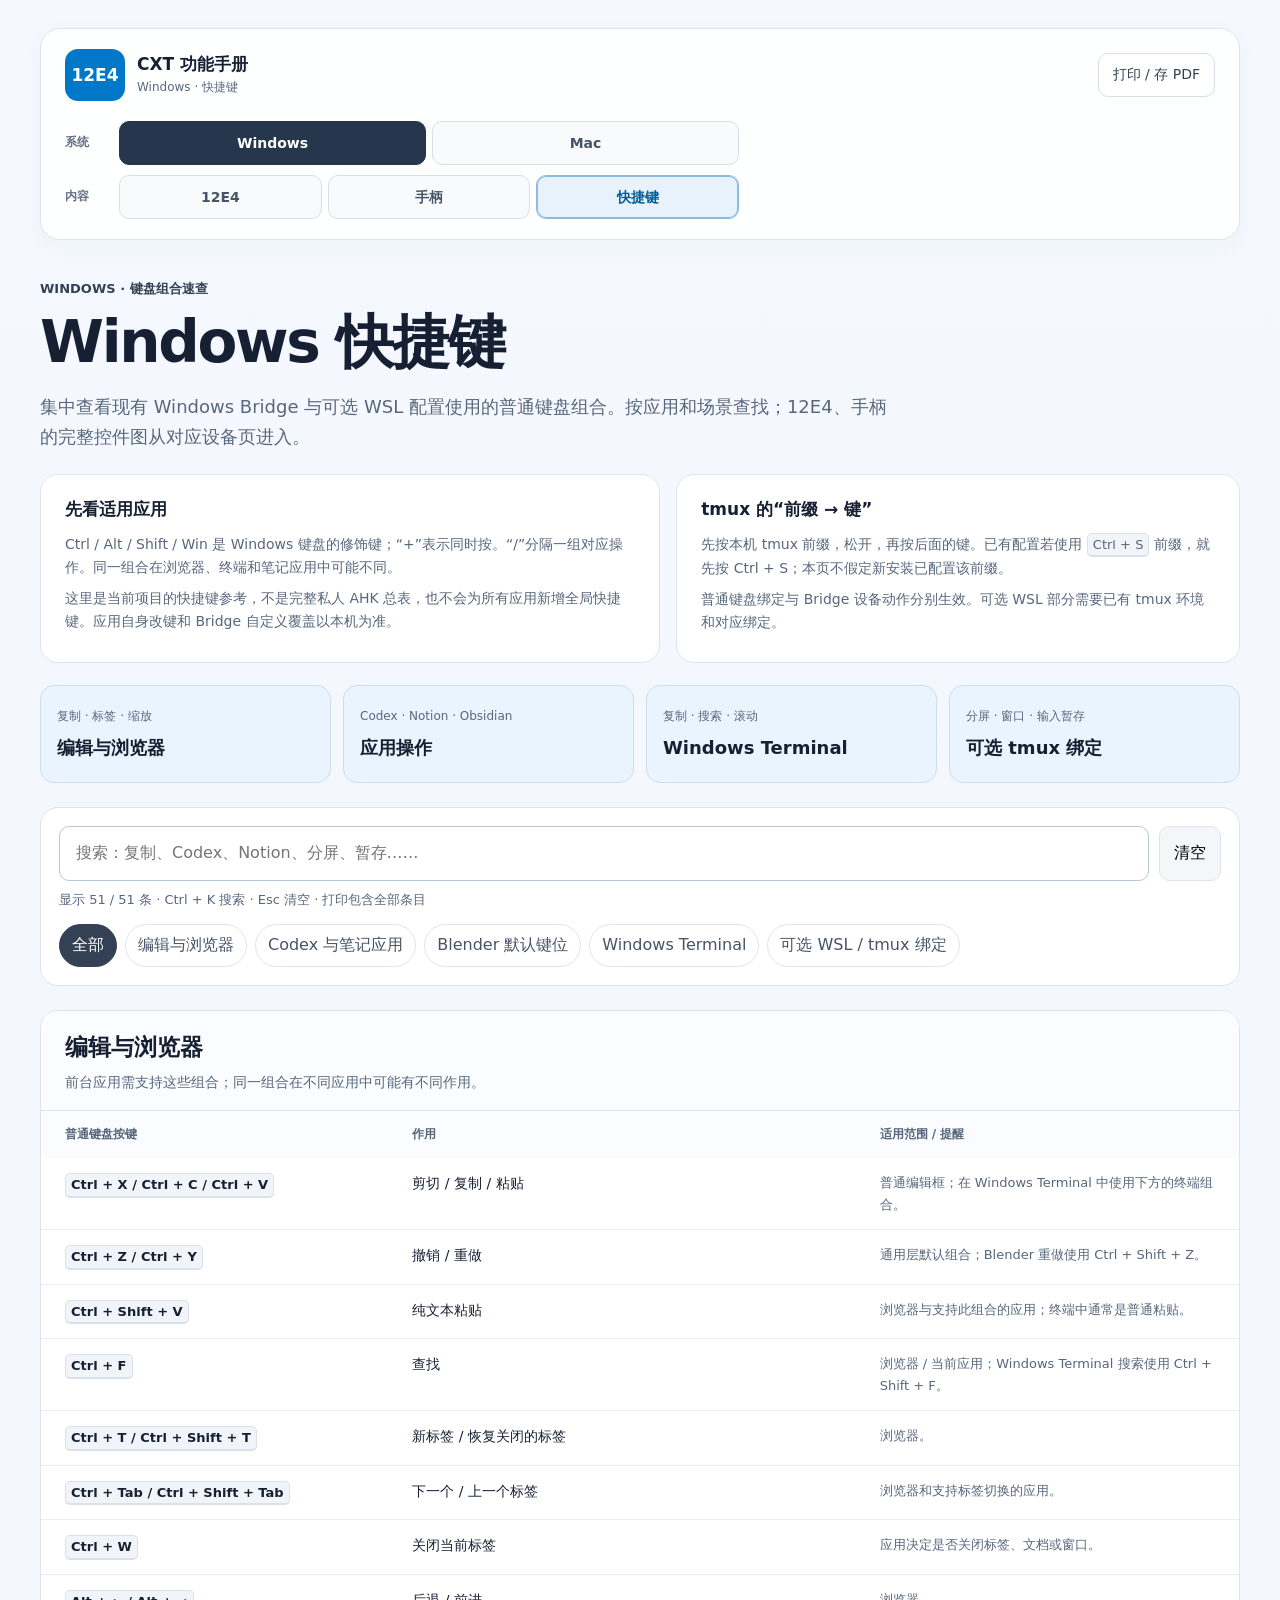
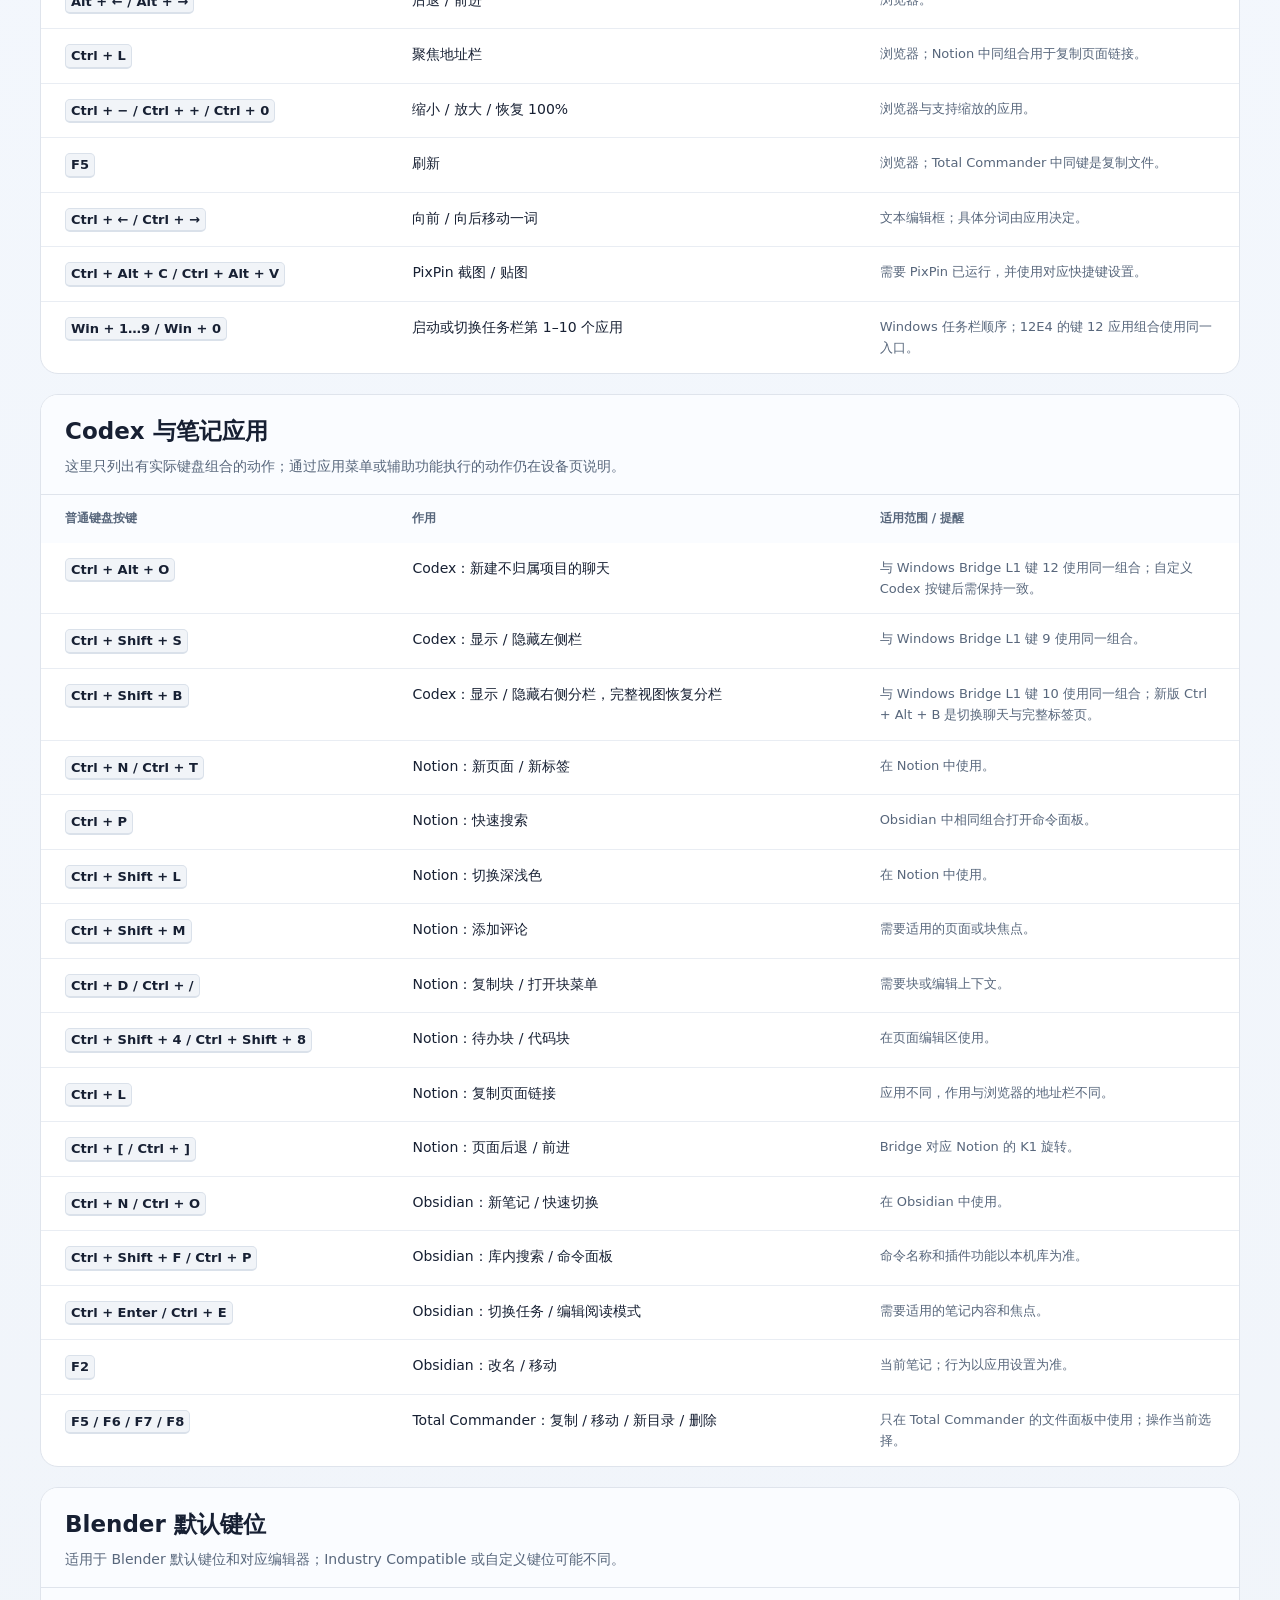
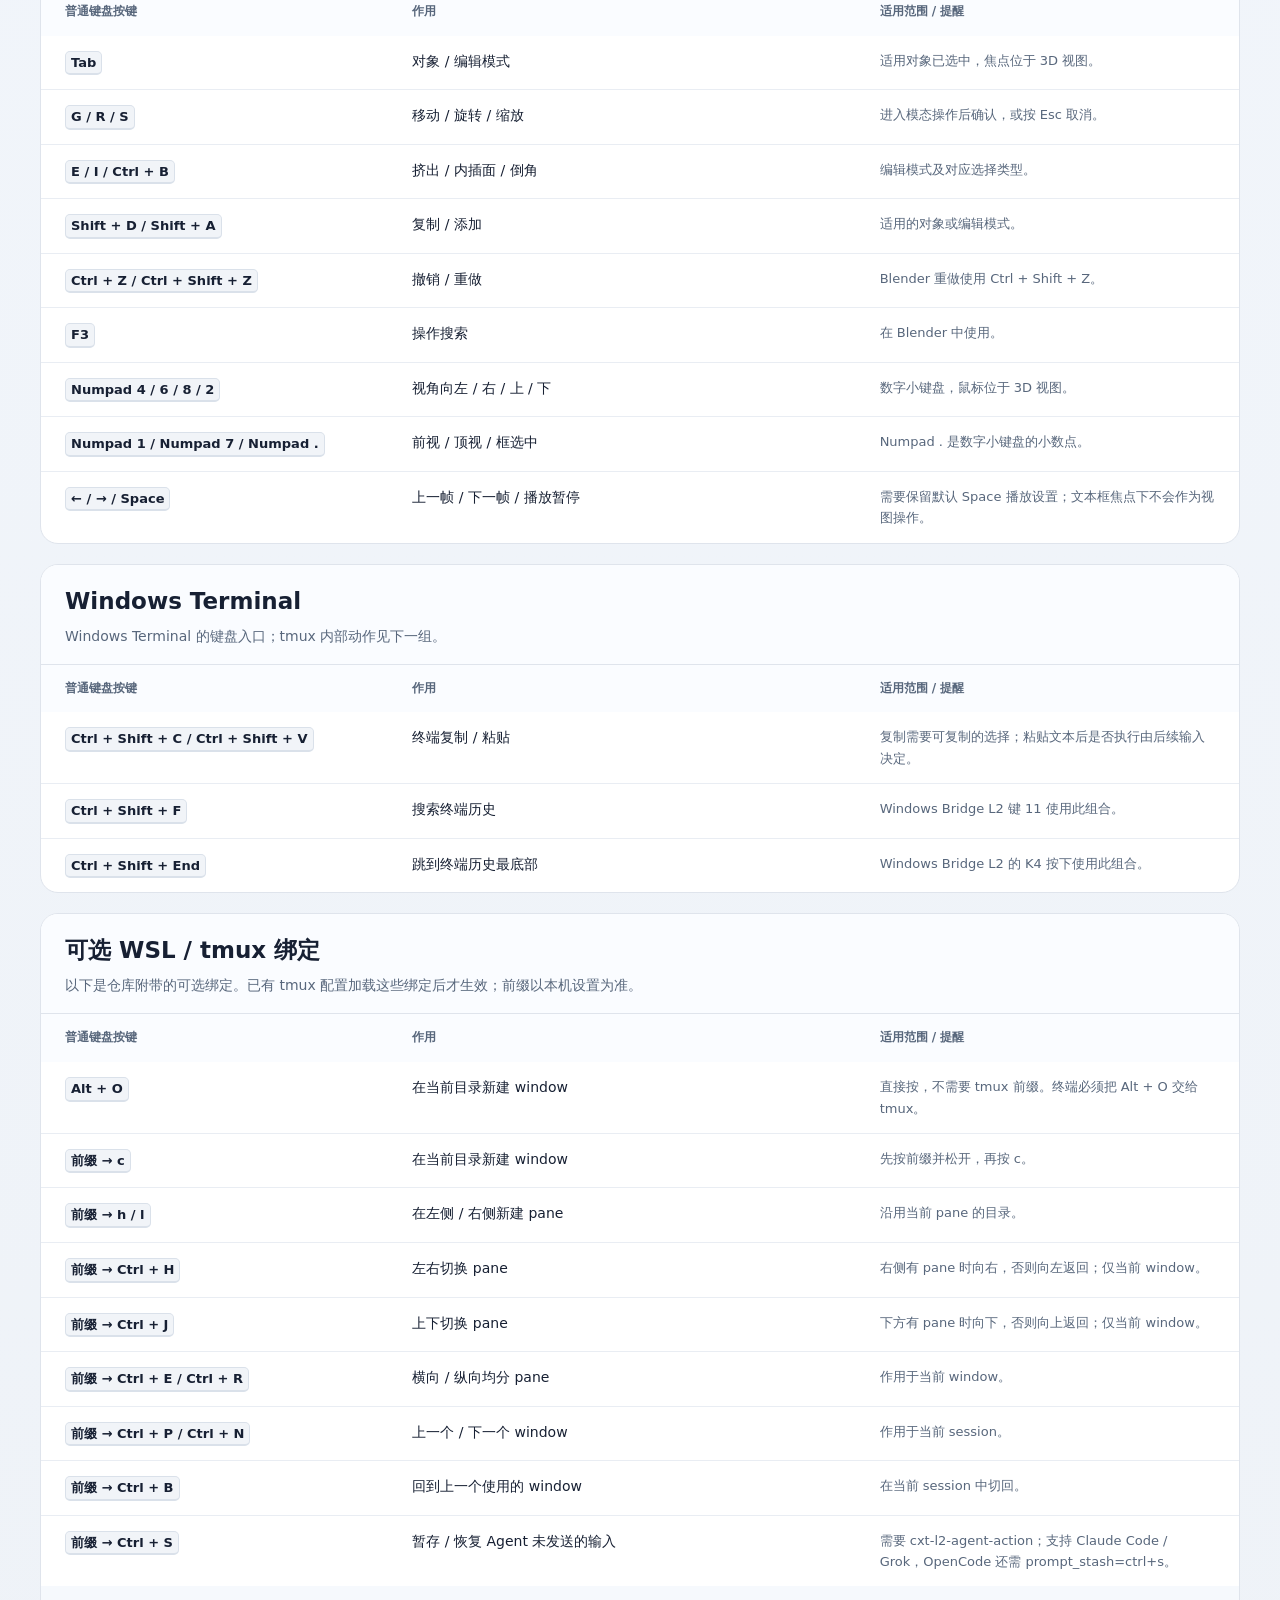
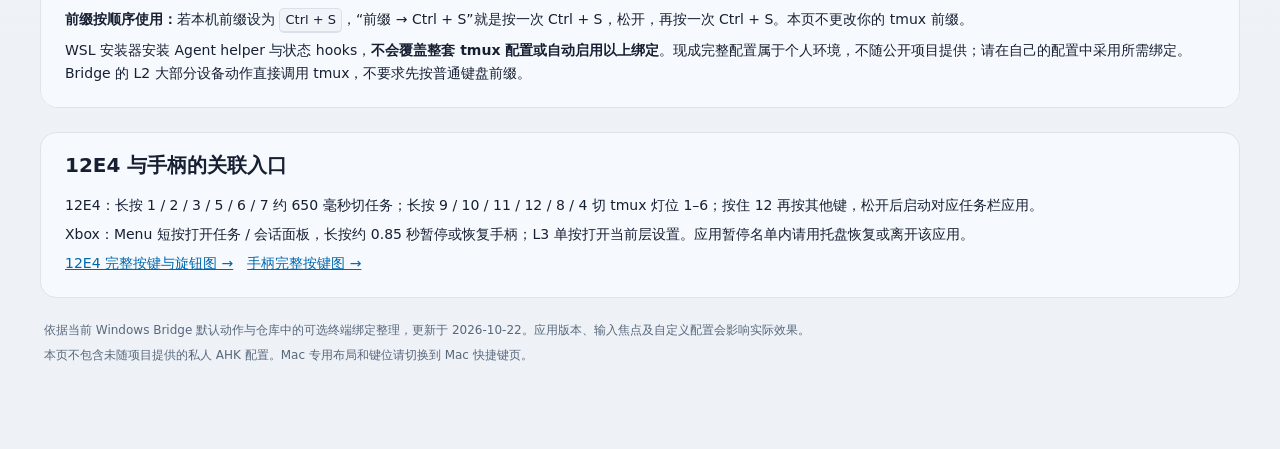
<file: docs/cxt12e4-manual/shortcuts.html>
<!doctype html>
<html lang="zh-CN"><head>
<meta charset="utf-8"><meta name="viewport" content="width=device-width,initial-scale=1">
<meta name="configuration-revision" content="20261022-windows-shortcuts">
<meta name="color-scheme" content="light">
<title>Windows 快捷键 · CXT12E4 使用手册</title>
<style>
:root{--accent:#0078c8;--ink:#172033;--muted:#58677c;--line:#dfe4ec;--soft:#f4f6fa}
*{box-sizing:border-box}html{scroll-behavior:smooth;scroll-padding-top:22px}body{margin:0;color:var(--ink);background:linear-gradient(180deg,#f5f9ff,#eef2f7);font:16px/1.65 -apple-system,BlinkMacSystemFont,"PingFang SC",system-ui,sans-serif}a{color:#0067ab}button,input{font:inherit}.shell{width:min(1200px,calc(100% - 40px));margin:auto;padding:28px 0 60px}.masthead{display:flex;align-items:center;justify-content:space-between;gap:16px}.brand{display:flex;align-items:center;gap:12px}.brand-mark{background:#0078c8;color:white;border-radius:13px;padding:10px 13px;font-size:16px;font-weight:800}.brand strong{display:block;font-size:15px}.brand small{display:block;color:var(--muted);font-size:12px}.print{border:1px solid var(--line);border-radius:12px;background:white;padding:10px 16px;cursor:pointer;white-space:nowrap}.hero{padding:38px 0 22px}.eyebrow{font-size:13px;font-weight:750;color:#0067ab}.hero h1{font-size:clamp(34px,5vw,58px);line-height:1.15;letter-spacing:-.04em;margin:10px 0 16px}.lead{max-width:850px;font-size:18px;color:var(--muted);margin:0}.legend{display:grid;grid-template-columns:1.1fr 1fr;gap:16px;margin-bottom:22px}.legend article,.section{background:#fff;border:1px solid var(--line);border-radius:18px;overflow:hidden}.legend article{padding:20px 24px}.legend h2{font-size:17px;margin:0 0 10px}.legend p{margin:8px 0;color:var(--muted);font-size:14px}.prefix{font-size:19px;font-weight:750;color:var(--ink)!important}.favorites{display:grid;grid-template-columns:repeat(4,1fr);gap:12px;margin:0 0 24px}.favorite{display:block;border:1px solid #cfddeb;background:#eaf4ff;padding:16px;border-radius:14px;text-decoration:none;color:var(--ink)}.favorite b{display:block;font-size:18px;margin:4px 0}.favorite small{color:var(--muted);font-size:12px}.search-box{background:#fff;border:1px solid var(--line);padding:18px;border-radius:18px;margin-bottom:24px}.search-line{display:flex;gap:10px}.search-line input{width:100%;min-width:0;padding:13px 16px;border:1px solid #b9c8d9;border-radius:10px;outline-color:var(--accent)}.search-line button{flex-shrink:0;white-space:nowrap;padding:9px 14px;border:1px solid var(--line);background:var(--soft);border-radius:10px;cursor:pointer}.search-meta{font-size:13px;color:var(--muted);margin:8px 0 14px}.categories{display:flex;flex-wrap:wrap;gap:8px}.categories button{padding:7px 12px;border:1px solid var(--line);border-radius:999px;background:#fff;color:#475467;cursor:pointer}.categories button[aria-pressed="true"]{background:#344054;border-color:#344054;color:white}.section{margin:20px 0;scroll-margin-top:22px}.section-head{padding:22px 24px 16px;border-bottom:1px solid var(--line);background:#fafcff}.section-head h2{font-size:23px;line-height:1.3;margin:0 0 8px}.section-head p{margin:0;color:var(--muted);font-size:14px}.shortcut-table{width:100%;border-collapse:collapse;table-layout:fixed}.shortcut-table th,.shortcut-table td{padding:14px 24px;text-align:left;vertical-align:top;border-bottom:1px solid #e9edf3}.shortcut-table thead{font-size:12px;color:var(--muted);background:#fafcff}.shortcut-table thead th:first-child{width:29%}.shortcut-table thead th:last-child{width:32%}.shortcut-table tbody th{font-size:14px;line-height:1.8;font-weight:650}.shortcut-table td{font-size:14px}.shortcut-table td:last-child{color:var(--muted);font-size:13px}.shortcut-table tr:last-child>*{border-bottom:0}kbd{display:inline-block;font:inherit;font-size:.93em;background:#f1f4f8;border:1px solid #dae1ea;border-bottom-width:2px;border-radius:5px;line-height:1.5;padding:1px 5px;white-space:nowrap}code{font-size:.95em;overflow-wrap:anywhere}#empty{padding:32px;text-align:center;border:1px dashed #aebed1;border-radius:16px;color:var(--muted)}footer{font-size:12px;color:var(--muted);padding:18px 4px}footer p{margin:5px 0}.more{padding:16px 24px;background:#f6f9fd;font-size:14px}.more p{margin:6px 0}[hidden]{display:none!important}
@media(max-width:800px){.shell{width:calc(100% - 28px);padding-top:16px}.legend{grid-template-columns:1fr}.favorites{grid-template-columns:repeat(2,1fr)}.shortcut-table th,.shortcut-table td{padding:12px 16px}.shortcut-table thead th:first-child{width:31%}.shortcut-table thead th:last-child{width:28%}.section-head{padding:18px 16px}}
@media(max-width:560px){.brand small{font-size:11px}.print{font-size:13px;padding:9px 11px}.hero{padding-top:28px}.lead{font-size:16px}.legend article{padding:16px}.prefix{font-size:17px}.favorite{padding:12px}.shortcut-table thead{display:none}.shortcut-table,.shortcut-table tbody,.shortcut-table tr,.shortcut-table tbody th,.shortcut-table td{display:block;width:100%}.shortcut-table tr{padding:13px 16px;border-bottom:1px solid var(--line)}.shortcut-table tbody th,.shortcut-table td{border:0;padding:3px 0}.shortcut-table tbody th{color:#0067ab;font-size:15px}.shortcut-table td:last-child:empty{display:none}.section-head h2{font-size:21px}.search-box{padding:14px}}
@media print{body{background:white;font-size:11px}.shell{width:100%;padding:0}.print,.search-box,.favorites{display:none!important}.hero{padding:12px 0}.hero h1{font-size:30px}.lead{font-size:13px}.legend{gap:10px}.legend article{padding:12px}.section{border-radius:0;overflow:visible;break-inside:auto}.section-head{padding:12px;break-after:avoid}.section-head h2{font-size:18px}.shortcut-table{table-layout:auto}.shortcut-table th,.shortcut-table td{font-size:11px!important;padding:8px 10px}.shortcut-table tr{break-inside:avoid}.shortcut-table thead{display:table-header-group}.more{break-inside:avoid}.section[hidden],tr[hidden]{display:revert!important}a{color:inherit;text-decoration:none}footer{font-size:10px}}

/* Long key groups must wrap on narrow screens. */
.shortcut-table kbd{white-space:normal;overflow-wrap:anywhere}
#devices{border:1px solid var(--line);border-radius:16px;margin-top:24px}#devices h2{font-size:20px;margin:0 0 12px}
@media print{#devices{break-inside:avoid}.legend{display:block}.legend article{margin-bottom:8px}}
</style><link rel="stylesheet" href="manual-navigation.css?v=20261022-platform-sections">
</head><body data-manual-page="windows-shortcuts" data-manual-root="./"><main class="shell">
<header class="manual-header">
  <div class="manual-heading"><div class="brand"><span class="brand-mark">12E4</span><span><strong>CXT 功能手册</strong><small>Windows · 快捷键</small></span></div><button type="button" class="manual-print" id="printButton">打印 / 存 PDF</button></div>
  <nav class="manual-selector" aria-label="手册导航">
    <div class="manual-choice-row"><span class="manual-choice-label" id="platformLabel">系统</span><div class="platform-nav" role="group" aria-labelledby="platformLabel"><a data-manual-platform="windows" href="./shortcuts.html" aria-current="true">Windows</a><a id="otherPlatform" data-manual-platform="mac" href="./mac/shortcuts.html">Mac</a></div></div>
    <div class="manual-choice-row"><span class="manual-choice-label" id="sectionLabel">内容</span><div class="section-nav" role="group" aria-labelledby="sectionLabel"><a data-manual-section="keyboard" href="index.html?device=keyboard">12E4</a><a data-manual-section="xbox" href="index.html?device=xbox">手柄</a><a data-manual-section="shortcuts" href="shortcuts.html" aria-current="true">快捷键</a></div></div>
  </nav>
</header>
<div class="hero"><div class="eyebrow">WINDOWS · 键盘组合速查</div><h1>Windows 快捷键</h1><p class="lead">集中查看现有 Windows Bridge 与可选 WSL 配置使用的普通键盘组合。按应用和场景查找；12E4、手柄的完整控件图从对应设备页进入。</p></div>
<div class="legend"><article><h2>先看适用应用</h2><p>Ctrl / Alt / Shift / Win 是 Windows 键盘的修饰键；“+”表示同时按。“/”分隔一组对应操作。同一组合在浏览器、终端和笔记应用中可能不同。</p><p>这里是当前项目的快捷键参考，不是完整私人 AHK 总表，也不会为所有应用新增全局快捷键。应用自身改键和 Bridge 自定义覆盖以本机为准。</p></article><article><h2>tmux 的“前缀 → 键”</h2><p>先按本机 tmux 前缀，松开，再按后面的键。已有配置若使用 <kbd>Ctrl + S</kbd> 前缀，就先按 Ctrl + S；本页不假定新安装已配置该前缀。</p><p>普通键盘绑定与 Bridge 设备动作分别生效。可选 WSL 部分需要已有 tmux 环境和对应绑定。</p></article></div>
<div class="favorites" aria-label="快捷分类"><a class="favorite" href="#edit"><small>复制 · 标签 · 缩放</small><b>编辑与浏览器</b></a><a class="favorite" href="#apps"><small>Codex · Notion · Obsidian</small><b>应用操作</b></a><a class="favorite" href="#terminal"><small>复制 · 搜索 · 滚动</small><b>Windows Terminal</b></a><a class="favorite" href="#tmux"><small>分屏 · 窗口 · 输入暂存</small><b>可选 tmux 绑定</b></a></div>
<div class="search-box"><div class="search-line"><input id="searchInput" type="search" aria-label="搜索 Windows 快捷键" placeholder="搜索：复制、Codex、Notion、分屏、暂存……"><button type="button" id="clearButton">清空</button></div><p class="search-meta"><span id="resultCount" aria-live="polite"></span> · Ctrl + K 搜索 · Esc 清空 · 打印包含全部条目</p><div class="categories" aria-label="快捷键分类"><button type="button" data-filter="all" aria-pressed="true">全部</button><button type="button" data-filter="edit" aria-pressed="false">编辑与浏览器</button><button type="button" data-filter="apps" aria-pressed="false">Codex 与笔记应用</button><button type="button" data-filter="blender" aria-pressed="false">Blender 默认键位</button><button type="button" data-filter="terminal" aria-pressed="false">Windows Terminal</button><button type="button" data-filter="tmux" aria-pressed="false">可选 WSL / tmux 绑定</button></div></div>
<div id="sections"><section class="section" id="edit"><header class="section-head"><h2>编辑与浏览器</h2><p>前台应用需支持这些组合；同一组合在不同应用中可能有不同作用。</p></header><table class="shortcut-table"><thead><tr><th scope="col">普通键盘按键</th><th scope="col">作用</th><th scope="col">适用范围 / 提醒</th></tr></thead><tbody>
<tr data-shortcut><th scope="row"><kbd>Ctrl + X / Ctrl + C / Ctrl + V</kbd></th><td>剪切 / 复制 / 粘贴</td><td>普通编辑框；在 Windows Terminal 中使用下方的终端组合。</td></tr>
<tr data-shortcut><th scope="row"><kbd>Ctrl + Z / Ctrl + Y</kbd></th><td>撤销 / 重做</td><td>通用层默认组合；Blender 重做使用 Ctrl + Shift + Z。</td></tr>
<tr data-shortcut><th scope="row"><kbd>Ctrl + Shift + V</kbd></th><td>纯文本粘贴</td><td>浏览器与支持此组合的应用；终端中通常是普通粘贴。</td></tr>
<tr data-shortcut><th scope="row"><kbd>Ctrl + F</kbd></th><td>查找</td><td>浏览器 / 当前应用；Windows Terminal 搜索使用 Ctrl + Shift + F。</td></tr>
<tr data-shortcut><th scope="row"><kbd>Ctrl + T / Ctrl + Shift + T</kbd></th><td>新标签 / 恢复关闭的标签</td><td>浏览器。</td></tr>
<tr data-shortcut><th scope="row"><kbd>Ctrl + Tab / Ctrl + Shift + Tab</kbd></th><td>下一个 / 上一个标签</td><td>浏览器和支持标签切换的应用。</td></tr>
<tr data-shortcut><th scope="row"><kbd>Ctrl + W</kbd></th><td>关闭当前标签</td><td>应用决定是否关闭标签、文档或窗口。</td></tr>
<tr data-shortcut><th scope="row"><kbd>Alt + ← / Alt + →</kbd></th><td>后退 / 前进</td><td>浏览器。</td></tr>
<tr data-shortcut><th scope="row"><kbd>Ctrl + L</kbd></th><td>聚焦地址栏</td><td>浏览器；Notion 中同组合用于复制页面链接。</td></tr>
<tr data-shortcut><th scope="row"><kbd>Ctrl + − / Ctrl + + / Ctrl + 0</kbd></th><td>缩小 / 放大 / 恢复 100%</td><td>浏览器与支持缩放的应用。</td></tr>
<tr data-shortcut><th scope="row"><kbd>F5</kbd></th><td>刷新</td><td>浏览器；Total Commander 中同键是复制文件。</td></tr>
<tr data-shortcut><th scope="row"><kbd>Ctrl + ← / Ctrl + →</kbd></th><td>向前 / 向后移动一词</td><td>文本编辑框；具体分词由应用决定。</td></tr>
<tr data-shortcut><th scope="row"><kbd>Ctrl + Alt + C / Ctrl + Alt + V</kbd></th><td>PixPin 截图 / 贴图</td><td>需要 PixPin 已运行，并使用对应快捷键设置。</td></tr>
<tr data-shortcut data-search="Win+1 Win+2 Win+3 Win+4 Win+5 Win+6 Win+7 Win+8 Win+9 Win+0"><th scope="row"><kbd>Win + 1…9 / Win + 0</kbd></th><td>启动或切换任务栏第 1–10 个应用</td><td>Windows 任务栏顺序；12E4 的键 12 应用组合使用同一入口。</td></tr>
</tbody></table>
</section><section class="section" id="apps"><header class="section-head"><h2>Codex 与笔记应用</h2><p>这里只列出有实际键盘组合的动作；通过应用菜单或辅助功能执行的动作仍在设备页说明。</p></header><table class="shortcut-table"><thead><tr><th scope="col">普通键盘按键</th><th scope="col">作用</th><th scope="col">适用范围 / 提醒</th></tr></thead><tbody>
<tr data-shortcut><th scope="row"><kbd>Ctrl + Alt + O</kbd></th><td>Codex：新建不归属项目的聊天</td><td>与 Windows Bridge L1 键 12 使用同一组合；自定义 Codex 按键后需保持一致。</td></tr>
<tr data-shortcut><th scope="row"><kbd>Ctrl + Shift + S</kbd></th><td>Codex：显示 / 隐藏左侧栏</td><td>与 Windows Bridge L1 键 9 使用同一组合。</td></tr>
<tr data-shortcut><th scope="row"><kbd>Ctrl + Shift + B</kbd></th><td>Codex：显示 / 隐藏右侧分栏，完整视图恢复分栏</td><td>与 Windows Bridge L1 键 10 使用同一组合；新版 Ctrl + Alt + B 是切换聊天与完整标签页。</td></tr>
<tr data-shortcut><th scope="row"><kbd>Ctrl + N / Ctrl + T</kbd></th><td>Notion：新页面 / 新标签</td><td>在 Notion 中使用。</td></tr>
<tr data-shortcut><th scope="row"><kbd>Ctrl + P</kbd></th><td>Notion：快速搜索</td><td>Obsidian 中相同组合打开命令面板。</td></tr>
<tr data-shortcut><th scope="row"><kbd>Ctrl + Shift + L</kbd></th><td>Notion：切换深浅色</td><td>在 Notion 中使用。</td></tr>
<tr data-shortcut><th scope="row"><kbd>Ctrl + Shift + M</kbd></th><td>Notion：添加评论</td><td>需要适用的页面或块焦点。</td></tr>
<tr data-shortcut><th scope="row"><kbd>Ctrl + D / Ctrl + /</kbd></th><td>Notion：复制块 / 打开块菜单</td><td>需要块或编辑上下文。</td></tr>
<tr data-shortcut><th scope="row"><kbd>Ctrl + Shift + 4 / Ctrl + Shift + 8</kbd></th><td>Notion：待办块 / 代码块</td><td>在页面编辑区使用。</td></tr>
<tr data-shortcut><th scope="row"><kbd>Ctrl + L</kbd></th><td>Notion：复制页面链接</td><td>应用不同，作用与浏览器的地址栏不同。</td></tr>
<tr data-shortcut><th scope="row"><kbd>Ctrl + [ / Ctrl + ]</kbd></th><td>Notion：页面后退 / 前进</td><td>Bridge 对应 Notion 的 K1 旋转。</td></tr>
<tr data-shortcut><th scope="row"><kbd>Ctrl + N / Ctrl + O</kbd></th><td>Obsidian：新笔记 / 快速切换</td><td>在 Obsidian 中使用。</td></tr>
<tr data-shortcut><th scope="row"><kbd>Ctrl + Shift + F / Ctrl + P</kbd></th><td>Obsidian：库内搜索 / 命令面板</td><td>命令名称和插件功能以本机库为准。</td></tr>
<tr data-shortcut><th scope="row"><kbd>Ctrl + Enter / Ctrl + E</kbd></th><td>Obsidian：切换任务 / 编辑阅读模式</td><td>需要适用的笔记内容和焦点。</td></tr>
<tr data-shortcut><th scope="row"><kbd>F2</kbd></th><td>Obsidian：改名 / 移动</td><td>当前笔记；行为以应用设置为准。</td></tr>
<tr data-shortcut><th scope="row"><kbd>F5 / F6 / F7 / F8</kbd></th><td>Total Commander：复制 / 移动 / 新目录 / 删除</td><td>只在 Total Commander 的文件面板中使用；操作当前选择。</td></tr>
</tbody></table>
</section><section class="section" id="blender"><header class="section-head"><h2>Blender 默认键位</h2><p>适用于 Blender 默认键位和对应编辑器；Industry Compatible 或自定义键位可能不同。</p></header><table class="shortcut-table"><thead><tr><th scope="col">普通键盘按键</th><th scope="col">作用</th><th scope="col">适用范围 / 提醒</th></tr></thead><tbody>
<tr data-shortcut><th scope="row"><kbd>Tab</kbd></th><td>对象 / 编辑模式</td><td>适用对象已选中，焦点位于 3D 视图。</td></tr>
<tr data-shortcut><th scope="row"><kbd>G / R / S</kbd></th><td>移动 / 旋转 / 缩放</td><td>进入模态操作后确认，或按 Esc 取消。</td></tr>
<tr data-shortcut><th scope="row"><kbd>E / I / Ctrl + B</kbd></th><td>挤出 / 内插面 / 倒角</td><td>编辑模式及对应选择类型。</td></tr>
<tr data-shortcut><th scope="row"><kbd>Shift + D / Shift + A</kbd></th><td>复制 / 添加</td><td>适用的对象或编辑模式。</td></tr>
<tr data-shortcut><th scope="row"><kbd>Ctrl + Z / Ctrl + Shift + Z</kbd></th><td>撤销 / 重做</td><td>Blender 重做使用 Ctrl + Shift + Z。</td></tr>
<tr data-shortcut><th scope="row"><kbd>F3</kbd></th><td>操作搜索</td><td>在 Blender 中使用。</td></tr>
<tr data-shortcut data-search="Numpad4 Numpad6 Numpad8 Numpad2"><th scope="row"><kbd>Numpad 4 / 6 / 8 / 2</kbd></th><td>视角向左 / 右 / 上 / 下</td><td>数字小键盘，鼠标位于 3D 视图。</td></tr>
<tr data-shortcut><th scope="row"><kbd>Numpad 1 / Numpad 7 / Numpad .</kbd></th><td>前视 / 顶视 / 框选中</td><td>Numpad . 是数字小键盘的小数点。</td></tr>
<tr data-shortcut><th scope="row"><kbd>← / → / Space</kbd></th><td>上一帧 / 下一帧 / 播放暂停</td><td>需要保留默认 Space 播放设置；文本框焦点下不会作为视图操作。</td></tr>
</tbody></table>
</section><section class="section" id="terminal"><header class="section-head"><h2>Windows Terminal</h2><p>Windows Terminal 的键盘入口；tmux 内部动作见下一组。</p></header><table class="shortcut-table"><thead><tr><th scope="col">普通键盘按键</th><th scope="col">作用</th><th scope="col">适用范围 / 提醒</th></tr></thead><tbody>
<tr data-shortcut><th scope="row"><kbd>Ctrl + Shift + C / Ctrl + Shift + V</kbd></th><td>终端复制 / 粘贴</td><td>复制需要可复制的选择；粘贴文本后是否执行由后续输入决定。</td></tr>
<tr data-shortcut><th scope="row"><kbd>Ctrl + Shift + F</kbd></th><td>搜索终端历史</td><td>Windows Bridge L2 键 11 使用此组合。</td></tr>
<tr data-shortcut><th scope="row"><kbd>Ctrl + Shift + End</kbd></th><td>跳到终端历史最底部</td><td>Windows Bridge L2 的 K4 按下使用此组合。</td></tr>
</tbody></table>
</section><section class="section" id="tmux"><header class="section-head"><h2>可选 WSL / tmux 绑定</h2><p>以下是仓库附带的可选绑定。已有 tmux 配置加载这些绑定后才生效；前缀以本机设置为准。</p></header><table class="shortcut-table"><thead><tr><th scope="col">普通键盘按键</th><th scope="col">作用</th><th scope="col">适用范围 / 提醒</th></tr></thead><tbody>
<tr data-shortcut><th scope="row"><kbd>Alt + O</kbd></th><td>在当前目录新建 window</td><td>直接按，不需要 tmux 前缀。终端必须把 Alt + O 交给 tmux。</td></tr>
<tr data-shortcut><th scope="row"><kbd>前缀 → c</kbd></th><td>在当前目录新建 window</td><td>先按前缀并松开，再按 c。</td></tr>
<tr data-shortcut><th scope="row"><kbd>前缀 → h / l</kbd></th><td>在左侧 / 右侧新建 pane</td><td>沿用当前 pane 的目录。</td></tr>
<tr data-shortcut><th scope="row"><kbd>前缀 → Ctrl + H</kbd></th><td>左右切换 pane</td><td>右侧有 pane 时向右，否则向左返回；仅当前 window。</td></tr>
<tr data-shortcut><th scope="row"><kbd>前缀 → Ctrl + J</kbd></th><td>上下切换 pane</td><td>下方有 pane 时向下，否则向上返回；仅当前 window。</td></tr>
<tr data-shortcut><th scope="row"><kbd>前缀 → Ctrl + E / Ctrl + R</kbd></th><td>横向 / 纵向均分 pane</td><td>作用于当前 window。</td></tr>
<tr data-shortcut><th scope="row"><kbd>前缀 → Ctrl + P / Ctrl + N</kbd></th><td>上一个 / 下一个 window</td><td>作用于当前 session。</td></tr>
<tr data-shortcut><th scope="row"><kbd>前缀 → Ctrl + B</kbd></th><td>回到上一个使用的 window</td><td>在当前 session 中切回。</td></tr>
<tr data-shortcut><th scope="row"><kbd>前缀 → Ctrl + S</kbd></th><td>暂存 / 恢复 Agent 未发送的输入</td><td>需要 cxt-l2-agent-action；支持 Claude Code / Grok，OpenCode 还需 prompt_stash=ctrl+s。</td></tr>
</tbody></table>
<div class="more"><p><b>前缀按顺序使用：</b>若本机前缀设为 <kbd>Ctrl + S</kbd>，“前缀 → Ctrl + S”就是按一次 Ctrl + S，松开，再按一次 Ctrl + S。本页不更改你的 tmux 前缀。</p><p>WSL 安装器安装 Agent helper 与状态 hooks，<b>不会覆盖整套 tmux 配置或自动启用以上绑定</b>。现成完整配置属于个人环境，不随公开项目提供；请在自己的配置中采用所需绑定。Bridge 的 L2 大部分设备动作直接调用 tmux，不要求先按普通键盘前缀。</p></div>
</section></div><p id="empty" hidden>没有匹配的快捷键。试试动作名称，或切回“全部”。</p>
<div class="more" id="devices"><h2>12E4 与手柄的关联入口</h2><p>12E4：长按 1 / 2 / 3 / 5 / 6 / 7 约 650 毫秒切任务；长按 9 / 10 / 11 / 12 / 8 / 4 切 tmux 灯位 1–6；按住 12 再按其他键，松开后启动对应任务栏应用。</p><p>Xbox：Menu 短按打开任务 / 会话面板，长按约 0.85 秒暂停或恢复手柄；L3 单按打开当前层设置。应用暂停名单内请用托盘恢复或离开该应用。</p><p><a href="index.html?device=keyboard&amp;layer=1">12E4 完整按键与旋钮图 →</a>　<a href="index.html?device=xbox&amp;layer=1">手柄完整按键图 →</a></p></div>

<footer><p>依据当前 Windows Bridge 默认动作与仓库中的可选终端绑定整理，更新于 2026-10-22。应用版本、输入焦点及自定义配置会影响实际效果。</p><p>本页不包含未随项目提供的私人 AHK 配置。Mac 专用布局和键位请切换到 Mac 快捷键页。</p></footer>
</main><script src="manual-navigation.js?v=20261022-platform-sections"></script>
<script>
const input=document.getElementById('searchInput'), sections=[...document.querySelectorAll('.section')], rows=[...document.querySelectorAll('tbody tr[data-shortcut]')], filters=[...document.querySelectorAll('[data-filter]')];
let category='all';
const normalized=s=>s.toLowerCase().replace(/\s+/g,'').replace(/＋/g,'+');
function filter(){const query=normalized(input.value);let count=0;for(const section of sections){let visible=0;for(const row of section.querySelectorAll('[data-shortcut]')){row.hidden=!((category==='all'||section.id===category)&&normalized(row.textContent+' '+(row.dataset.search||'')).includes(query));if(!row.hidden)visible++;}section.hidden=visible===0;count+=visible;}for(const button of filters)button.setAttribute('aria-pressed',String(button.dataset.filter===category));document.getElementById('resultCount').textContent=`显示 ${count} / ${rows.length} 条`;document.getElementById('empty').hidden=count>0;}
input.addEventListener('input',filter);filters.forEach(button=>button.addEventListener('click',()=>{category=button.dataset.filter;filter();}));
function reset(){input.value='';category='all';filter();}
document.getElementById('clearButton').addEventListener('click',()=>{reset();input.focus();});
document.querySelectorAll('.favorite').forEach(link=>link.addEventListener('click',reset));
document.addEventListener('keydown',event=>{if(event.ctrlKey&&event.key.toLowerCase()==='k'){event.preventDefault();input.focus();}if(event.key==='Escape'){reset();input.blur();}});
document.getElementById('printButton').addEventListener('click',()=>window.print());
window.addEventListener('beforeprint',()=>{for(const item of [...sections,...rows])item.hidden=false;document.getElementById('empty').hidden=true;});window.addEventListener('afterprint',filter);filter();
</script></body></html>
</file>
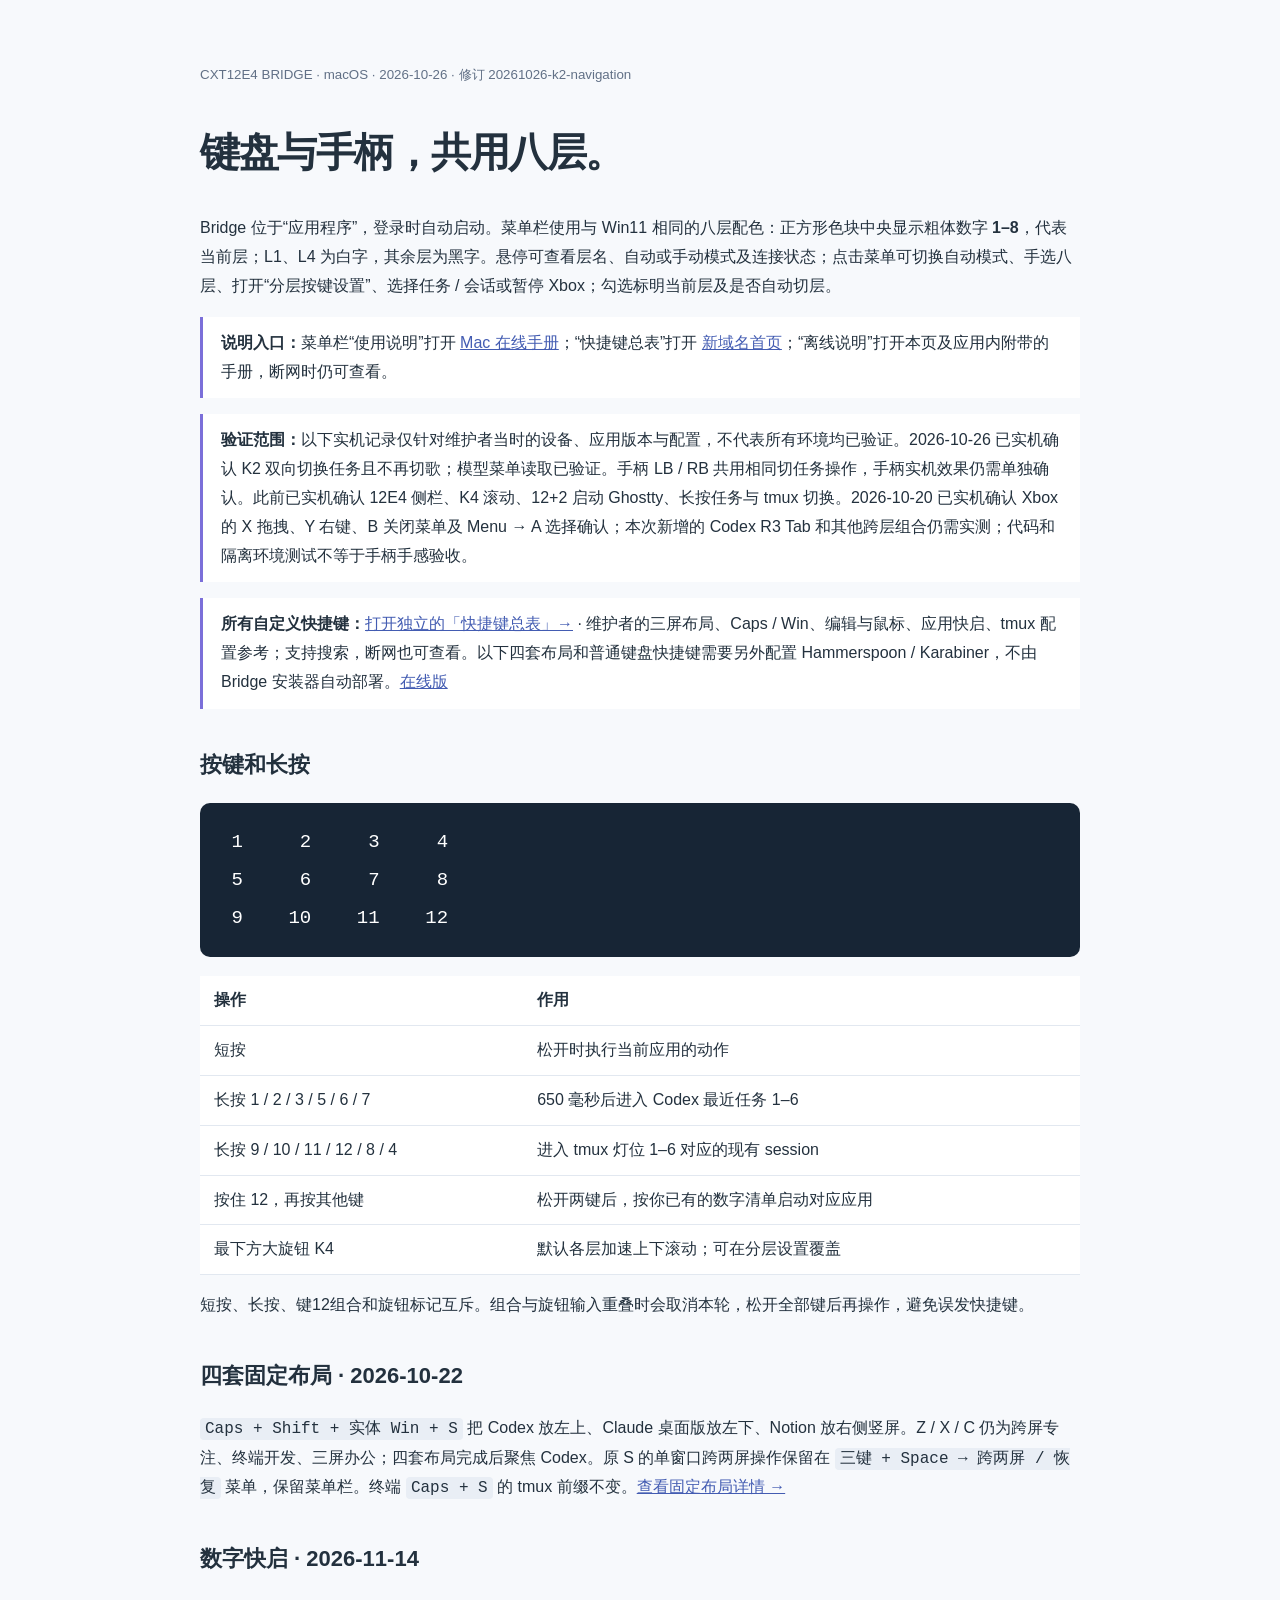
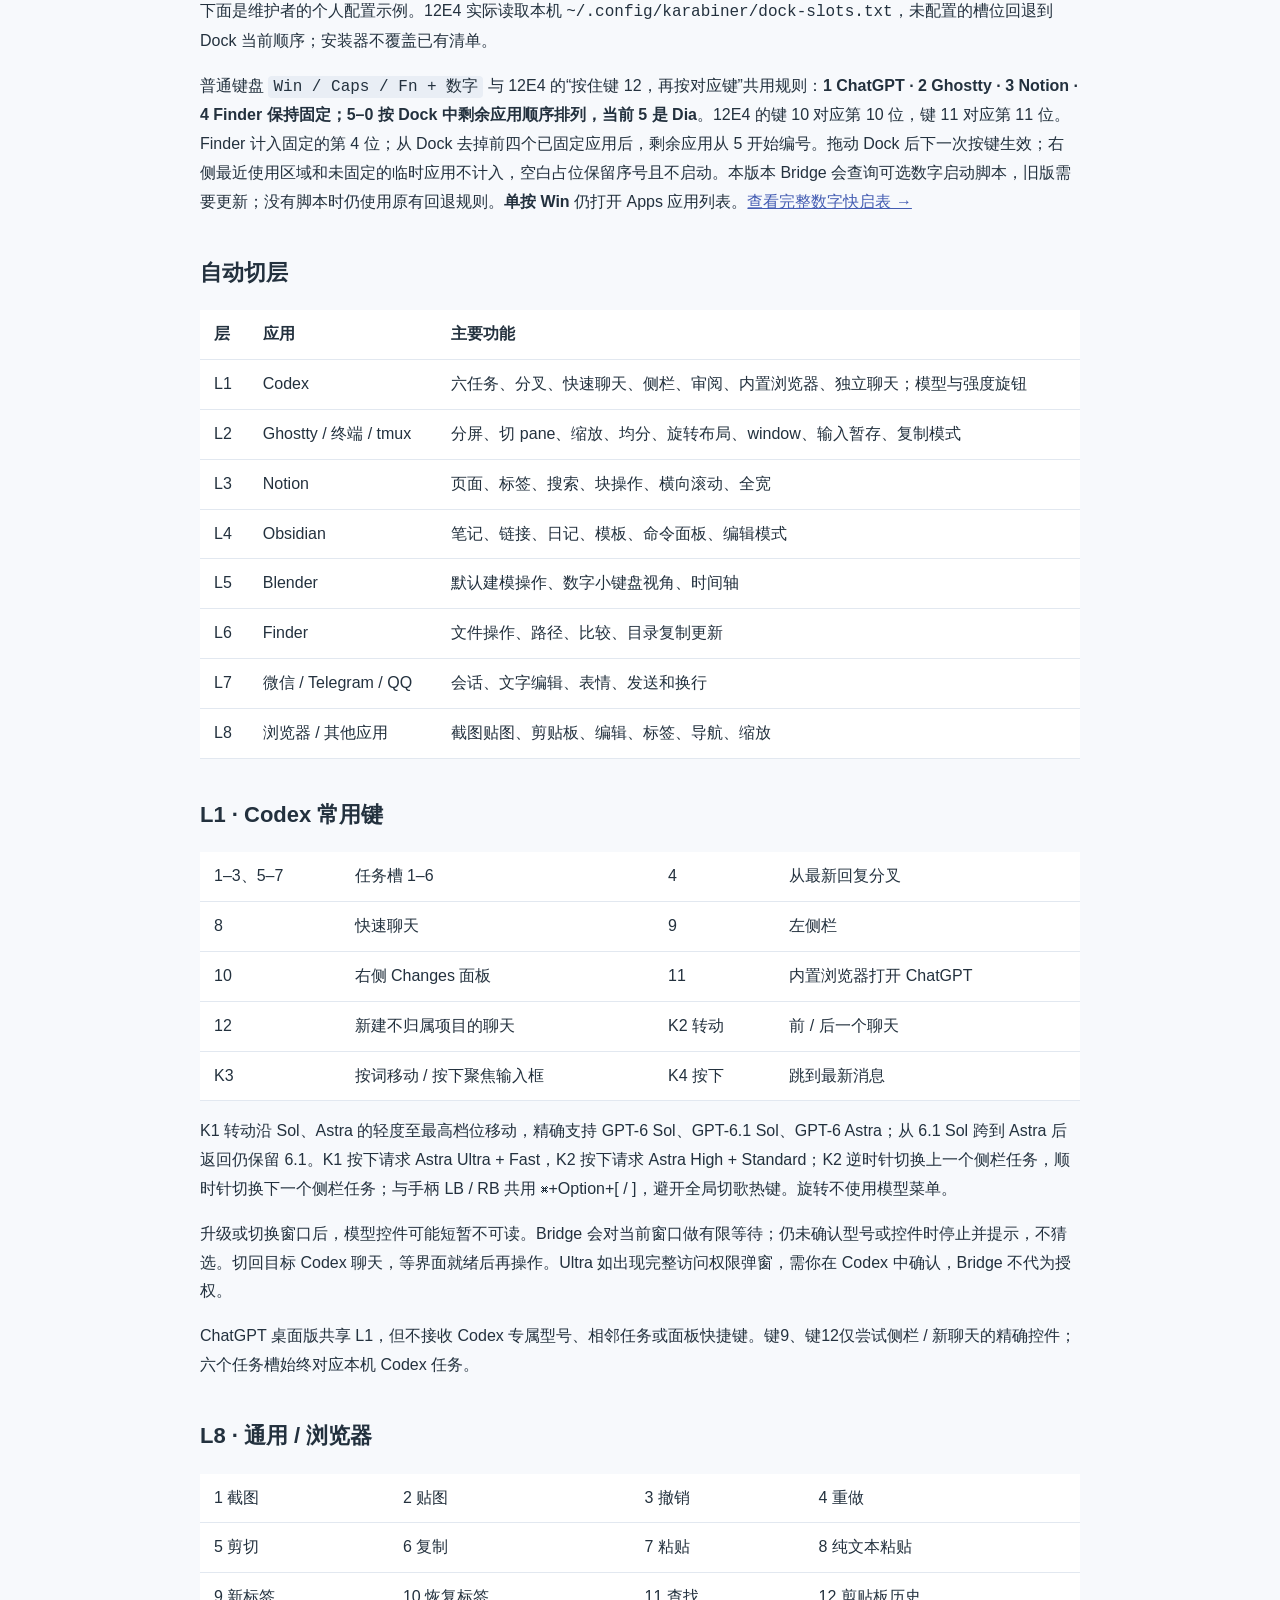
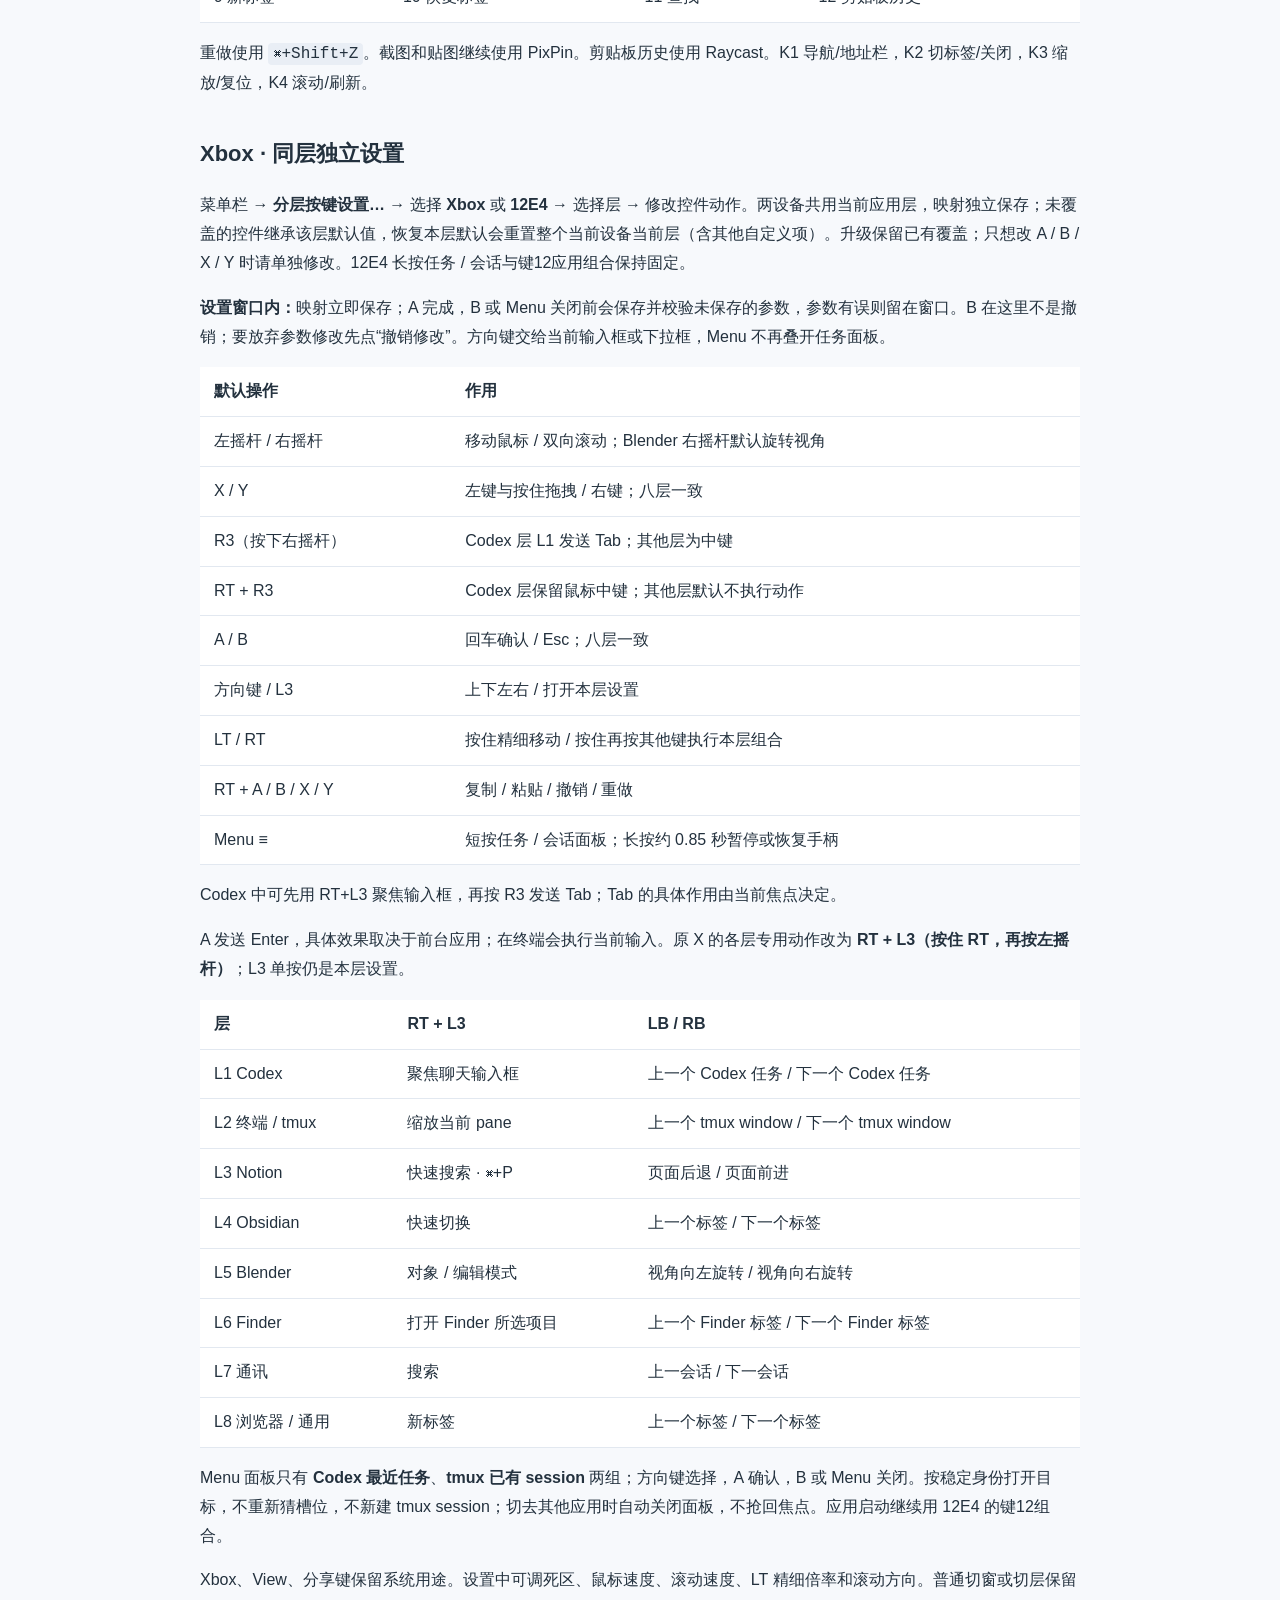
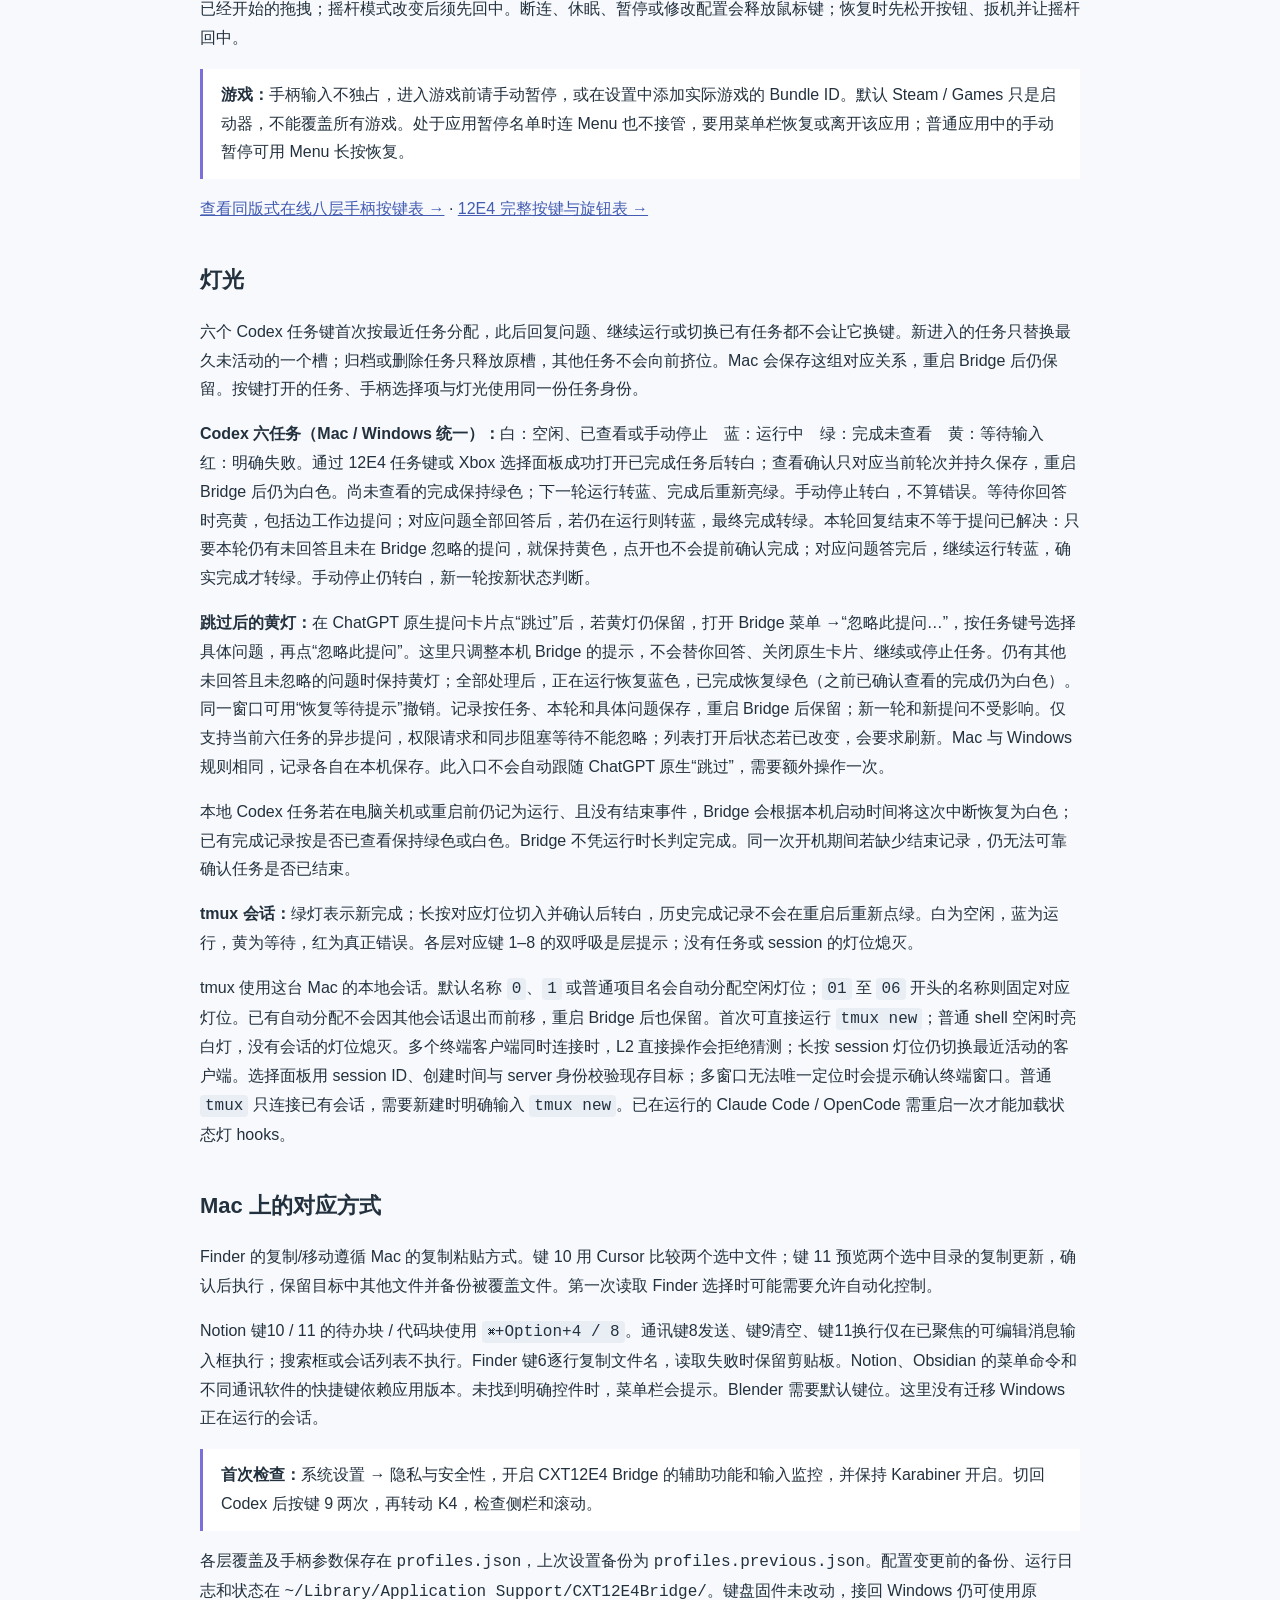
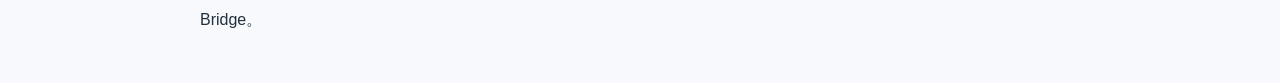
<file: src/Cxt12E4Mac/使用说明.html>
<!doctype html><html lang="zh-CN"><meta charset="utf-8"><meta name="viewport" content="width=device-width,initial-scale=1"><title>12E4 + Xbox · Mac 使用说明</title>
<style>body{max-width:880px;margin:60px auto;padding:0 24px;font:16px/1.8 -apple-system,BlinkMacSystemFont,sans-serif;color:#23313e;background:#f7f9fc}h1{font-size:40px;letter-spacing:-1.5px}h2{margin-top:36px;font-size:22px}small{color:#617086}table{border-collapse:collapse;width:100%;background:white}td,th{padding:10px 14px;border-bottom:1px solid #e2e8f0;text-align:left}pre{background:#172535;color:white;padding:20px;border-radius:10px;line-height:2;font-size:19px}.note{border-left:3px solid #7b6fd9;padding:12px 18px;background:white}kbd{background:#e9eef5;border-radius:4px;padding:2px 5px}a{color:#435cb2}</style>
<small>CXT12E4 BRIDGE · macOS · 2026-10-26 · 修订 20261026-k2-navigation</small><h1>键盘与手柄，共用八层。</h1><p>Bridge 位于“应用程序”，登录时自动启动。菜单栏使用与 Win11 相同的八层配色：正方形色块中央显示粗体数字 <b>1–8</b>，代表当前层；L1、L4 为白字，其余层为黑字。悬停可查看层名、自动或手动模式及连接状态；点击菜单可切换自动模式、手选八层、打开“分层按键设置”、选择任务 / 会话或暂停 Xbox；勾选标明当前层及是否自动切层。</p>
<p class="note"><b>说明入口：</b>菜单栏“使用说明”打开 <a href="https://cxt12e4.11166666.xyz/mac/index.html">Mac 在线手册</a>；“快捷键总表”打开 <a href="https://cxt12e4.11166666.xyz/">新域名首页</a>；“离线说明”打开本页及应用内附带的手册，断网时仍可查看。</p><p class="note"><b>验证范围：</b>以下实机记录仅针对维护者当时的设备、应用版本与配置，不代表所有环境均已验证。2026-10-26 已实机确认 K2 双向切换任务且不再切歌；模型菜单读取已验证。手柄 LB / RB 共用相同切任务操作，手柄实机效果仍需单独确认。此前已实机确认 12E4 侧栏、K4 滚动、12+2 启动 Ghostty、长按任务与 tmux 切换。2026-10-20 已实机确认 Xbox 的 X 拖拽、Y 右键、B 关闭菜单及 Menu → A 选择确认；本次新增的 Codex R3 Tab 和其他跨层组合仍需实测；代码和隔离环境测试不等于手柄手感验收。</p><p class="note"><b>所有自定义快捷键：</b><a href="manual/mac/shortcuts.html">打开独立的「快捷键总表」→</a> · 维护者的三屏布局、Caps / Win、编辑与鼠标、应用快启、tmux 配置参考；支持搜索，断网也可查看。以下四套布局和普通键盘快捷键需要另外配置 Hammerspoon / Karabiner，不由 Bridge 安装器自动部署。<a href="https://cxt12e4.11166666.xyz/mac/shortcuts.html">在线版</a></p><h2>按键和长按</h2><pre> 1     2     3     4
 5     6     7     8
 9    10    11    12</pre><table><tr><th>操作</th><th>作用</th></tr><tr><td>短按</td><td>松开时执行当前应用的动作</td></tr><tr><td>长按 1 / 2 / 3 / 5 / 6 / 7</td><td>650 毫秒后进入 Codex 最近任务 1–6</td></tr><tr><td>长按 9 / 10 / 11 / 12 / 8 / 4</td><td>进入 tmux 灯位 1–6 对应的现有 session</td></tr><tr><td>按住 12，再按其他键</td><td>松开两键后，按你已有的数字清单启动对应应用</td></tr><tr><td>最下方大旋钮 K4</td><td>默认各层加速上下滚动；可在分层设置覆盖</td></tr></table><p>短按、长按、键12组合和旋钮标记互斥。组合与旋钮输入重叠时会取消本轮，松开全部键后再操作，避免误发快捷键。</p>
<h2>四套固定布局 · 2026-10-22</h2><p><kbd>Caps + Shift + 实体 Win + S</kbd> 把 Codex 放左上、Claude 桌面版放左下、Notion 放右侧竖屏。Z / X / C 仍为跨屏专注、终端开发、三屏办公；四套布局完成后聚焦 Codex。原 S 的单窗口跨两屏操作保留在 <kbd>三键 + Space → 跨两屏 / 恢复</kbd> 菜单，保留菜单栏。终端 <kbd>Caps + S</kbd> 的 tmux 前缀不变。<a href="manual/mac/shortcuts.html#presets">查看固定布局详情 →</a></p>
<h2>数字快启 · 2026-11-14</h2><p>下面是维护者的个人配置示例。12E4 实际读取本机 <code>~/.config/karabiner/dock-slots.txt</code>，未配置的槽位回退到 Dock 当前顺序；安装器不覆盖已有清单。</p><p>普通键盘 <kbd>Win / Caps / Fn + 数字</kbd> 与 12E4 的“按住键 12，再按对应键”共用规则：<b>1 ChatGPT · 2 Ghostty · 3 Notion · 4 Finder 保持固定；5–0 按 Dock 中剩余应用顺序排列，当前 5 是 Dia</b>。12E4 的键 10 对应第 10 位，键 11 对应第 11 位。Finder 计入固定的第 4 位；从 Dock 去掉前四个已固定应用后，剩余应用从 5 开始编号。拖动 Dock 后下一次按键生效；右侧最近使用区域和未固定的临时应用不计入，空白占位保留序号且不启动。本版本 Bridge 会查询可选数字启动脚本，旧版需要更新；没有脚本时仍使用原有回退规则。<b>单按 Win</b> 仍打开 Apps 应用列表。<a href="manual/mac/shortcuts.html#launch">查看完整数字快启表 →</a></p>
<h2>自动切层</h2><table><tr><th>层</th><th>应用</th><th>主要功能</th></tr><tr><td>L1</td><td>Codex</td><td>六任务、分叉、快速聊天、侧栏、审阅、内置浏览器、独立聊天；模型与强度旋钮</td></tr><tr><td>L2</td><td>Ghostty / 终端 / tmux</td><td>分屏、切 pane、缩放、均分、旋转布局、window、输入暂存、复制模式</td></tr><tr><td>L3</td><td>Notion</td><td>页面、标签、搜索、块操作、横向滚动、全宽</td></tr><tr><td>L4</td><td>Obsidian</td><td>笔记、链接、日记、模板、命令面板、编辑模式</td></tr><tr><td>L5</td><td>Blender</td><td>默认建模操作、数字小键盘视角、时间轴</td></tr><tr><td>L6</td><td>Finder</td><td>文件操作、路径、比较、目录复制更新</td></tr><tr><td>L7</td><td>微信 / Telegram / QQ</td><td>会话、文字编辑、表情、发送和换行</td></tr><tr><td>L8</td><td>浏览器 / 其他应用</td><td>截图贴图、剪贴板、编辑、标签、导航、缩放</td></tr></table>
<h2>L1 · Codex 常用键</h2><table><tr><td>1–3、5–7</td><td>任务槽 1–6</td><td>4</td><td>从最新回复分叉</td></tr><tr><td>8</td><td>快速聊天</td><td>9</td><td>左侧栏</td></tr><tr><td>10</td><td>右侧 Changes 面板</td><td>11</td><td>内置浏览器打开 ChatGPT</td></tr><tr><td>12</td><td>新建不归属项目的聊天</td><td>K2 转动</td><td>前 / 后一个聊天</td></tr><tr><td>K3</td><td>按词移动 / 按下聚焦输入框</td><td>K4 按下</td><td>跳到最新消息</td></tr></table>
<p>K1 转动沿 Sol、Astra 的轻度至最高档位移动，精确支持 GPT-6 Sol、GPT-6.1 Sol、GPT-6 Astra；从 6.1 Sol 跨到 Astra 后返回仍保留 6.1。K1 按下请求 Astra Ultra + Fast，K2 按下请求 Astra High + Standard；K2 逆时针切换上一个侧栏任务，顺时针切换下一个侧栏任务；与手柄 LB / RB 共用 ⌘+Option+[ / ]，避开全局切歌热键。旋转不使用模型菜单。</p><p>升级或切换窗口后，模型控件可能短暂不可读。Bridge 会对当前窗口做有限等待；仍未确认型号或控件时停止并提示，不猜选。切回目标 Codex 聊天，等界面就绪后再操作。Ultra 如出现完整访问权限弹窗，需你在 Codex 中确认，Bridge 不代为授权。</p><p>ChatGPT 桌面版共享 L1，但不接收 Codex 专属型号、相邻任务或面板快捷键。键9、键12仅尝试侧栏 / 新聊天的精确控件；六个任务槽始终对应本机 Codex 任务。</p>
<h2>L8 · 通用 / 浏览器</h2><table><tr><td>1 截图</td><td>2 贴图</td><td>3 撤销</td><td>4 重做</td></tr><tr><td>5 剪切</td><td>6 复制</td><td>7 粘贴</td><td>8 纯文本粘贴</td></tr><tr><td>9 新标签</td><td>10 恢复标签</td><td>11 查找</td><td>12 剪贴板历史</td></tr></table><p>重做使用 <kbd>⌘+Shift+Z</kbd>。截图和贴图继续使用 PixPin。剪贴板历史使用 Raycast。K1 导航/地址栏，K2 切标签/关闭，K3 缩放/复位，K4 滚动/刷新。</p>
<h2>Xbox · 同层独立设置</h2><p>菜单栏 → <b>分层按键设置…</b> → 选择 <b>Xbox</b> 或 <b>12E4</b> → 选择层 → 修改控件动作。两设备共用当前应用层，映射独立保存；未覆盖的控件继承该层默认值，恢复本层默认会重置整个当前设备当前层（含其他自定义项）。升级保留已有覆盖；只想改 A / B / X / Y 时请单独修改。12E4 长按任务 / 会话与键12应用组合保持固定。</p>
<p><b>设置窗口内：</b>映射立即保存；A 完成，B 或 Menu 关闭前会保存并校验未保存的参数，参数有误则留在窗口。B 在这里不是撤销；要放弃参数修改先点“撤销修改”。方向键交给当前输入框或下拉框，Menu 不再叠开任务面板。</p><table><tr><th>默认操作</th><th>作用</th></tr><tr><td>左摇杆 / 右摇杆</td><td>移动鼠标 / 双向滚动；Blender 右摇杆默认旋转视角</td></tr><tr><td>X / Y</td><td>左键与按住拖拽 / 右键；八层一致</td></tr><tr><td>R3（按下右摇杆）</td><td>Codex 层 L1 发送 Tab；其他层为中键</td></tr><tr><td>RT + R3</td><td>Codex 层保留鼠标中键；其他层默认不执行动作</td></tr><tr><td>A / B</td><td>回车确认 / Esc；八层一致</td></tr><tr><td>方向键 / L3</td><td>上下左右 / 打开本层设置</td></tr><tr><td>LT / RT</td><td>按住精细移动 / 按住再按其他键执行本层组合</td></tr><tr><td>RT + A / B / X / Y</td><td>复制 / 粘贴 / 撤销 / 重做</td></tr><tr><td>Menu ≡</td><td>短按任务 / 会话面板；长按约 0.85 秒暂停或恢复手柄</td></tr></table>
<p>Codex 中可先用 RT+L3 聚焦输入框，再按 R3 发送 Tab；Tab 的具体作用由当前焦点决定。</p><p>A 发送 Enter，具体效果取决于前台应用；在终端会执行当前输入。原 X 的各层专用动作改为 <b>RT + L3（按住 RT，再按左摇杆）</b>；L3 单按仍是本层设置。</p><table><tr><th>层</th><th>RT + L3</th><th>LB / RB</th></tr><tr><td>L1 Codex</td><td>聚焦聊天输入框</td><td>上一个 Codex 任务 / 下一个 Codex 任务</td></tr><tr><td>L2 终端 / tmux</td><td>缩放当前 pane</td><td>上一个 tmux window / 下一个 tmux window</td></tr><tr><td>L3 Notion</td><td>快速搜索 · ⌘+P</td><td>页面后退 / 页面前进</td></tr><tr><td>L4 Obsidian</td><td>快速切换</td><td>上一个标签 / 下一个标签</td></tr><tr><td>L5 Blender</td><td>对象 / 编辑模式</td><td>视角向左旋转 / 视角向右旋转</td></tr><tr><td>L6 Finder</td><td>打开 Finder 所选项目</td><td>上一个 Finder 标签 / 下一个 Finder 标签</td></tr><tr><td>L7 通讯</td><td>搜索</td><td>上一会话 / 下一会话</td></tr><tr><td>L8 浏览器 / 通用</td><td>新标签</td><td>上一个标签 / 下一个标签</td></tr></table>
<p>Menu 面板只有 <b>Codex 最近任务</b>、<b>tmux 已有 session</b> 两组；方向键选择，A 确认，B 或 Menu 关闭。按稳定身份打开目标，不重新猜槽位，不新建 tmux session；切去其他应用时自动关闭面板，不抢回焦点。应用启动继续用 12E4 的键12组合。</p><p>Xbox、View、分享键保留系统用途。设置中可调死区、鼠标速度、滚动速度、LT 精细倍率和滚动方向。普通切窗或切层保留已经开始的拖拽；摇杆模式改变后须先回中。断连、休眠、暂停或修改配置会释放鼠标键；恢复时先松开按钮、扳机并让摇杆回中。</p>
<p class="note"><b>游戏：</b>手柄输入不独占，进入游戏前请手动暂停，或在设置中添加实际游戏的 Bundle ID。默认 Steam / Games 只是启动器，不能覆盖所有游戏。处于应用暂停名单时连 Menu 也不接管，要用菜单栏恢复或离开该应用；普通应用中的手动暂停可用 Menu 长按恢复。</p>
<p><a href="https://cxt12e4.11166666.xyz/mac/index.html?rev=20261026-k2-navigation&amp;device=xbox&amp;layer=1">查看同版式在线八层手柄按键表 →</a> · <a href="https://cxt12e4.11166666.xyz/mac/index.html?rev=20261026-k2-navigation&amp;device=keyboard&amp;layer=1">12E4 完整按键与旋钮表 →</a></p>
<h2>灯光</h2><p>六个 Codex 任务键首次按最近任务分配，此后回复问题、继续运行或切换已有任务都不会让它换键。新进入的任务只替换最久未活动的一个槽；归档或删除任务只释放原槽，其他任务不会向前挤位。Mac 会保存这组对应关系，重启 Bridge 后仍保留。按键打开的任务、手柄选择项与灯光使用同一份任务身份。</p><p><b>Codex 六任务（Mac / Windows 统一）：</b>白：空闲、已查看或手动停止　蓝：运行中　绿：完成未查看　黄：等待输入　红：明确失败。通过 12E4 任务键或 Xbox 选择面板成功打开已完成任务后转白；查看确认只对应当前轮次并持久保存，重启 Bridge 后仍为白色。尚未查看的完成保持绿色；下一轮运行转蓝、完成后重新亮绿。手动停止转白，不算错误。等待你回答时亮黄，包括边工作边提问；对应问题全部回答后，若仍在运行则转蓝，最终完成转绿。本轮回复结束不等于提问已解决：只要本轮仍有未回答且未在 Bridge 忽略的提问，就保持黄色，点开也不会提前确认完成；对应问题答完后，继续运行转蓝，确实完成才转绿。手动停止仍转白，新一轮按新状态判断。</p>
      <p><strong>跳过后的黄灯：</strong>在 ChatGPT 原生提问卡片点“跳过”后，若黄灯仍保留，打开 Bridge 菜单 →“忽略此提问…”，按任务键号选择具体问题，再点“忽略此提问”。这里只调整本机 Bridge 的提示，不会替你回答、关闭原生卡片、继续或停止任务。仍有其他未回答且未忽略的问题时保持黄灯；全部处理后，正在运行恢复蓝色，已完成恢复绿色（之前已确认查看的完成仍为白色）。同一窗口可用“恢复等待提示”撤销。记录按任务、本轮和具体问题保存，重启 Bridge 后保留；新一轮和新提问不受影响。仅支持当前六任务的异步提问，权限请求和同步阻塞等待不能忽略；列表打开后状态若已改变，会要求刷新。Mac 与 Windows 规则相同，记录各自在本机保存。此入口不会自动跟随 ChatGPT 原生“跳过”，需要额外操作一次。</p><p>本地 Codex 任务若在电脑关机或重启前仍记为运行、且没有结束事件，Bridge 会根据本机启动时间将这次中断恢复为白色；已有完成记录按是否已查看保持绿色或白色。Bridge 不凭运行时长判定完成。同一次开机期间若缺少结束记录，仍无法可靠确认任务是否已结束。</p><p><b>tmux 会话：</b>绿灯表示新完成；长按对应灯位切入并确认后转白，历史完成记录不会在重启后重新点绿。白为空闲，蓝为运行，黄为等待，红为真正错误。各层对应键 1–8 的双呼吸是层提示；没有任务或 session 的灯位熄灭。</p><p>tmux 使用这台 Mac 的本地会话。默认名称 <kbd>0</kbd>、<kbd>1</kbd> 或普通项目名会自动分配空闲灯位；<kbd>01</kbd> 至 <kbd>06</kbd> 开头的名称则固定对应灯位。已有自动分配不会因其他会话退出而前移，重启 Bridge 后也保留。首次可直接运行 <kbd>tmux new</kbd>；普通 shell 空闲时亮白灯，没有会话的灯位熄灭。多个终端客户端同时连接时，L2 直接操作会拒绝猜测；长按 session 灯位仍切换最近活动的客户端。选择面板用 session ID、创建时间与 server 身份校验现存目标；多窗口无法唯一定位时会提示确认终端窗口。普通 <kbd>tmux</kbd> 只连接已有会话，需要新建时明确输入 <kbd>tmux new</kbd>。已在运行的 Claude Code / OpenCode 需重启一次才能加载状态灯 hooks。</p>
<h2>Mac 上的对应方式</h2><p>Finder 的复制/移动遵循 Mac 的复制粘贴方式。键 10 用 Cursor 比较两个选中文件；键 11 预览两个选中目录的复制更新，确认后执行，保留目标中其他文件并备份被覆盖文件。第一次读取 Finder 选择时可能需要允许自动化控制。</p><p>Notion 键10 / 11 的待办块 / 代码块使用 <kbd>⌘+Option+4 / 8</kbd>。通讯键8发送、键9清空、键11换行仅在已聚焦的可编辑消息输入框执行；搜索框或会话列表不执行。Finder 键6逐行复制文件名，读取失败时保留剪贴板。Notion、Obsidian 的菜单命令和不同通讯软件的快捷键依赖应用版本。未找到明确控件时，菜单栏会提示。Blender 需要默认键位。这里没有迁移 Windows 正在运行的会话。</p>
<div class="note"><b>首次检查：</b>系统设置 → 隐私与安全性，开启 CXT12E4 Bridge 的辅助功能和输入监控，并保持 Karabiner 开启。切回 Codex 后按键 9 两次，再转动 K4，检查侧栏和滚动。</div>
<p>各层覆盖及手柄参数保存在 <code>profiles.json</code>，上次设置备份为 <code>profiles.previous.json</code>。配置变更前的备份、运行日志和状态在 <code>~/Library/Application Support/CXT12E4Bridge/</code>。键盘固件未改动，接回 Windows 仍可使用原 Bridge。</p></html>
</file>
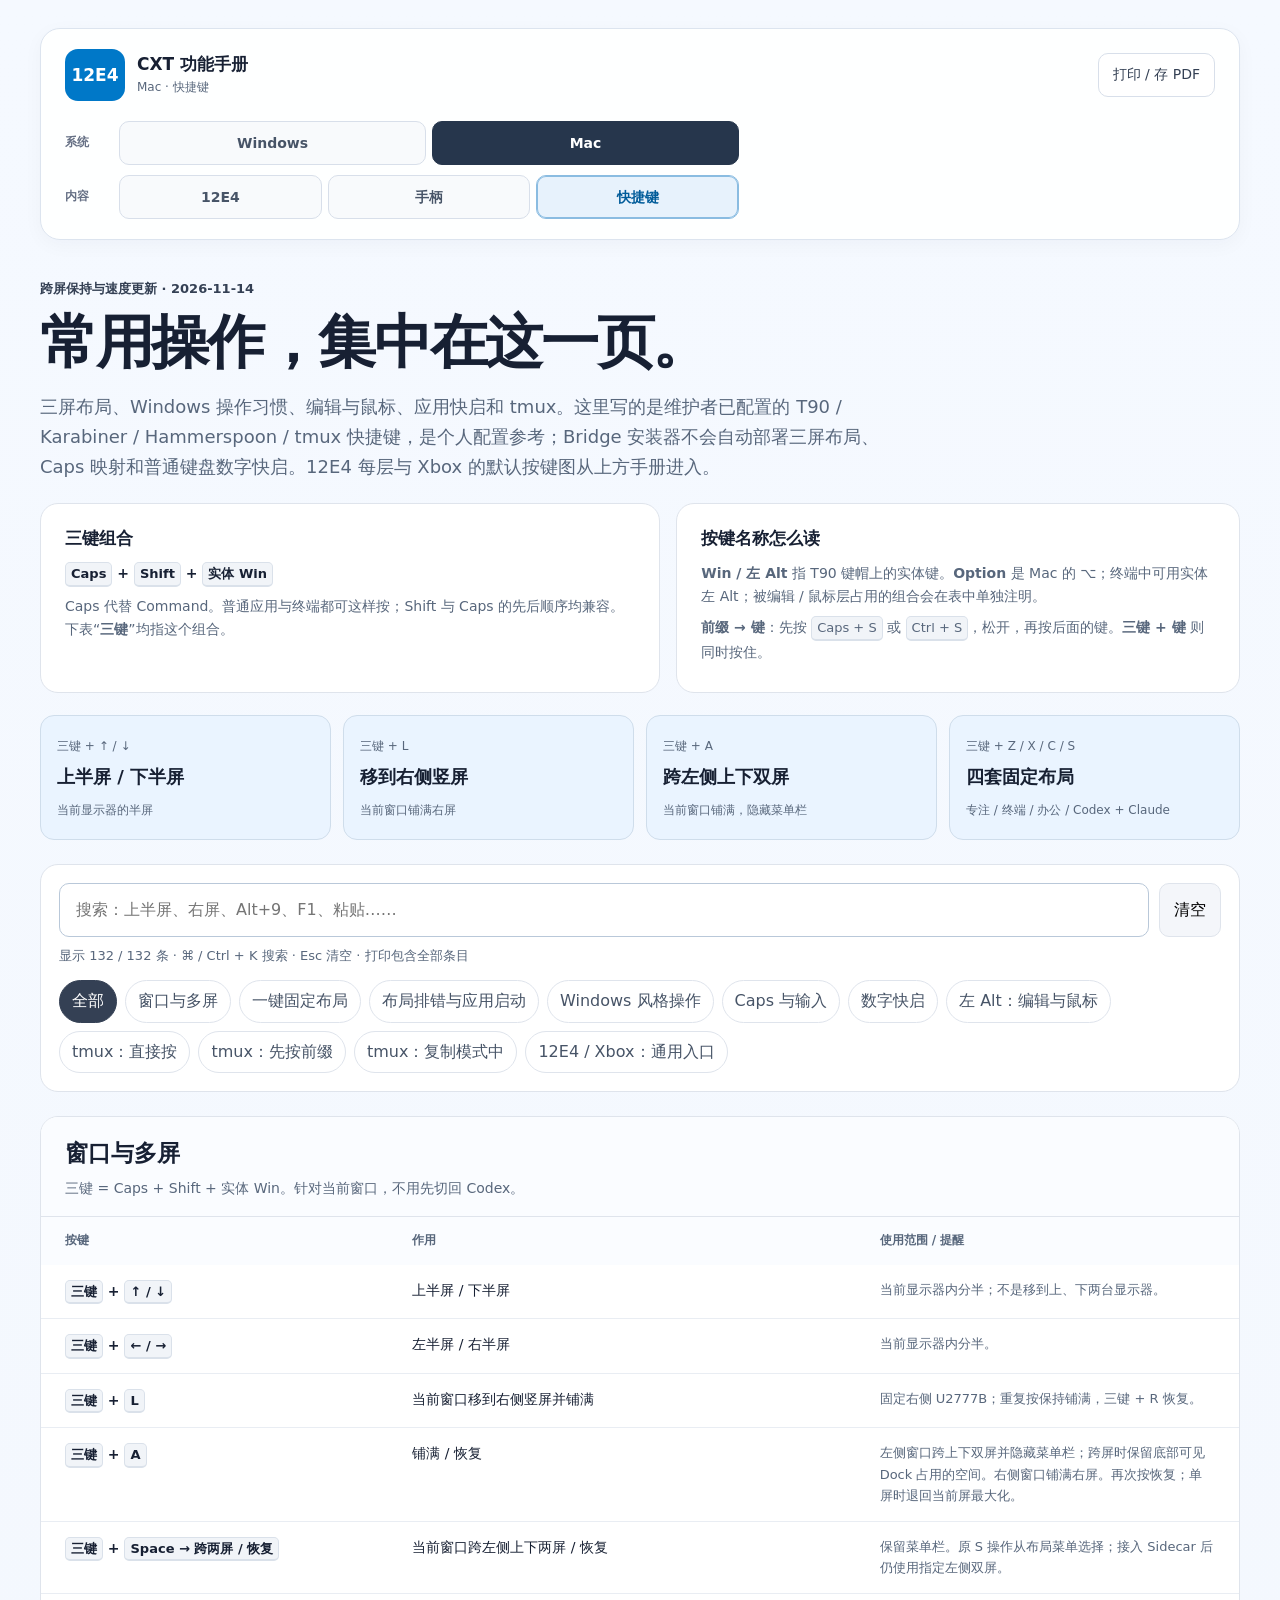
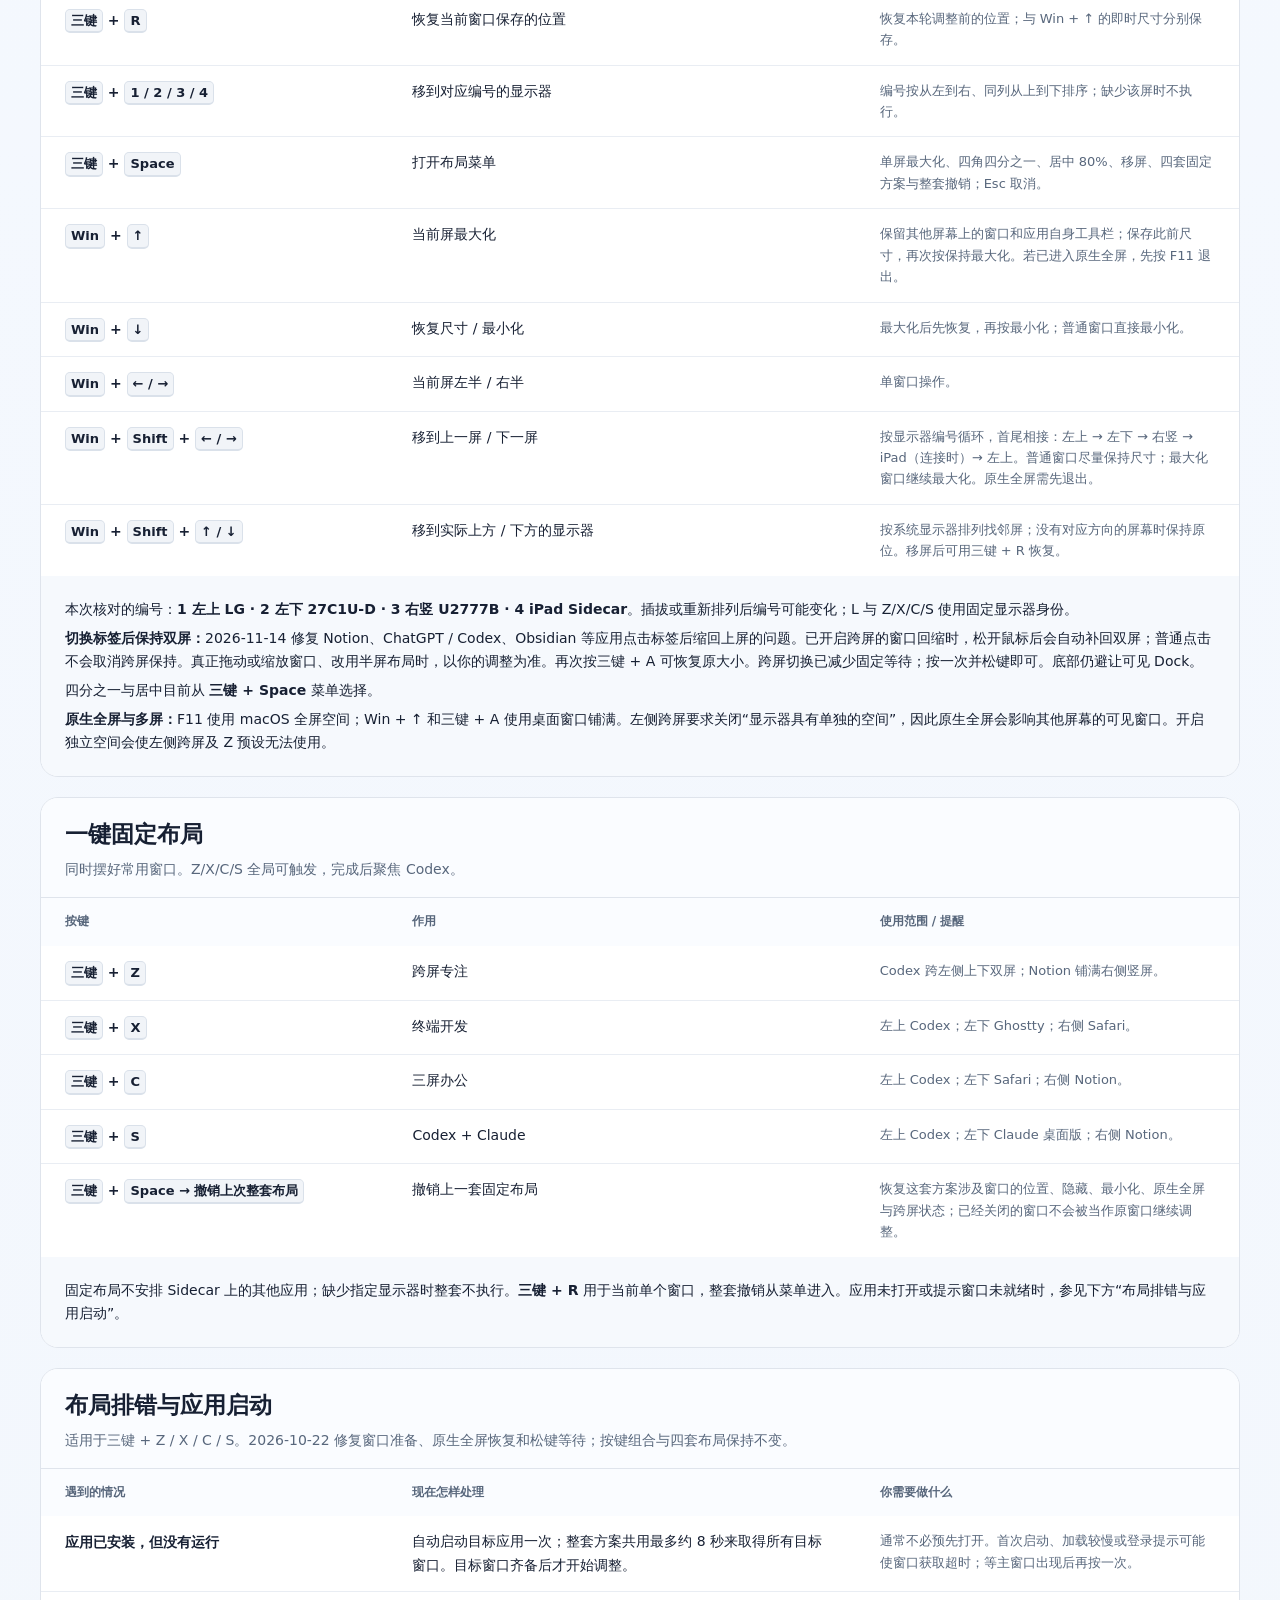
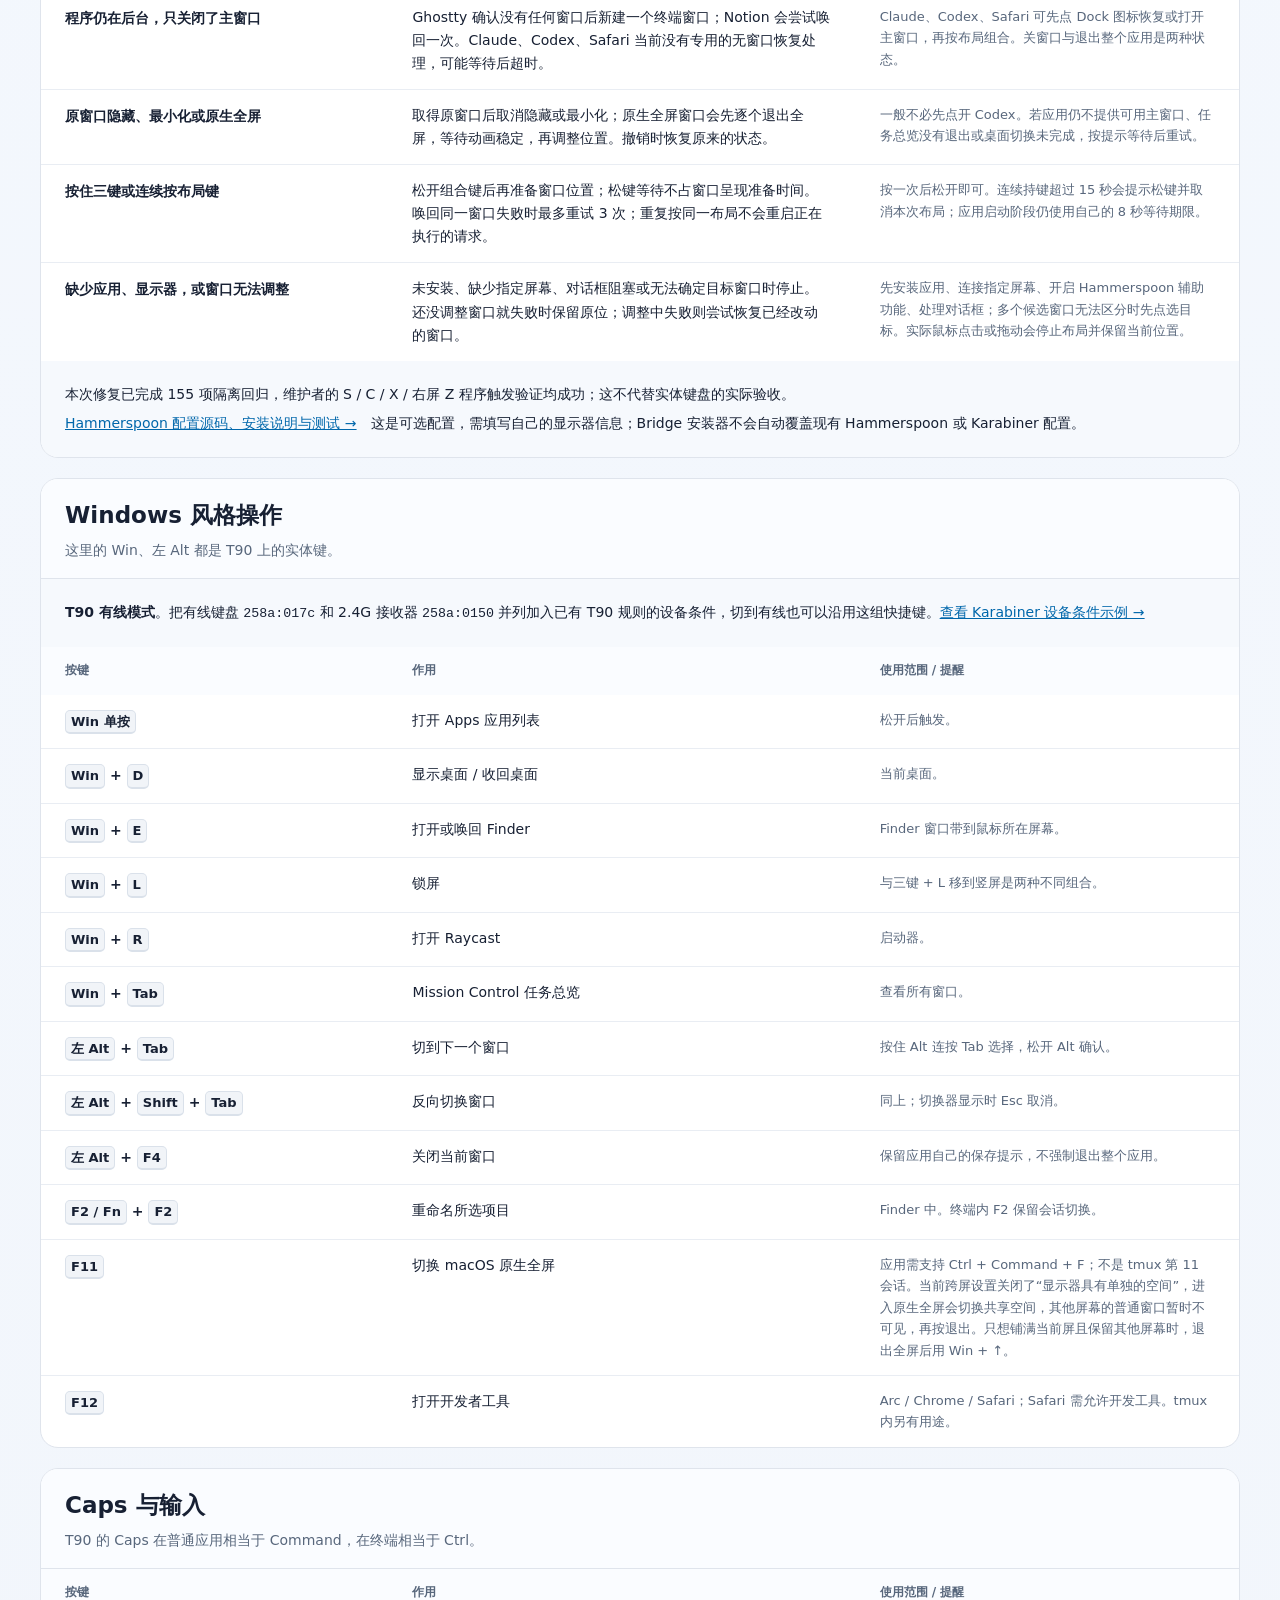
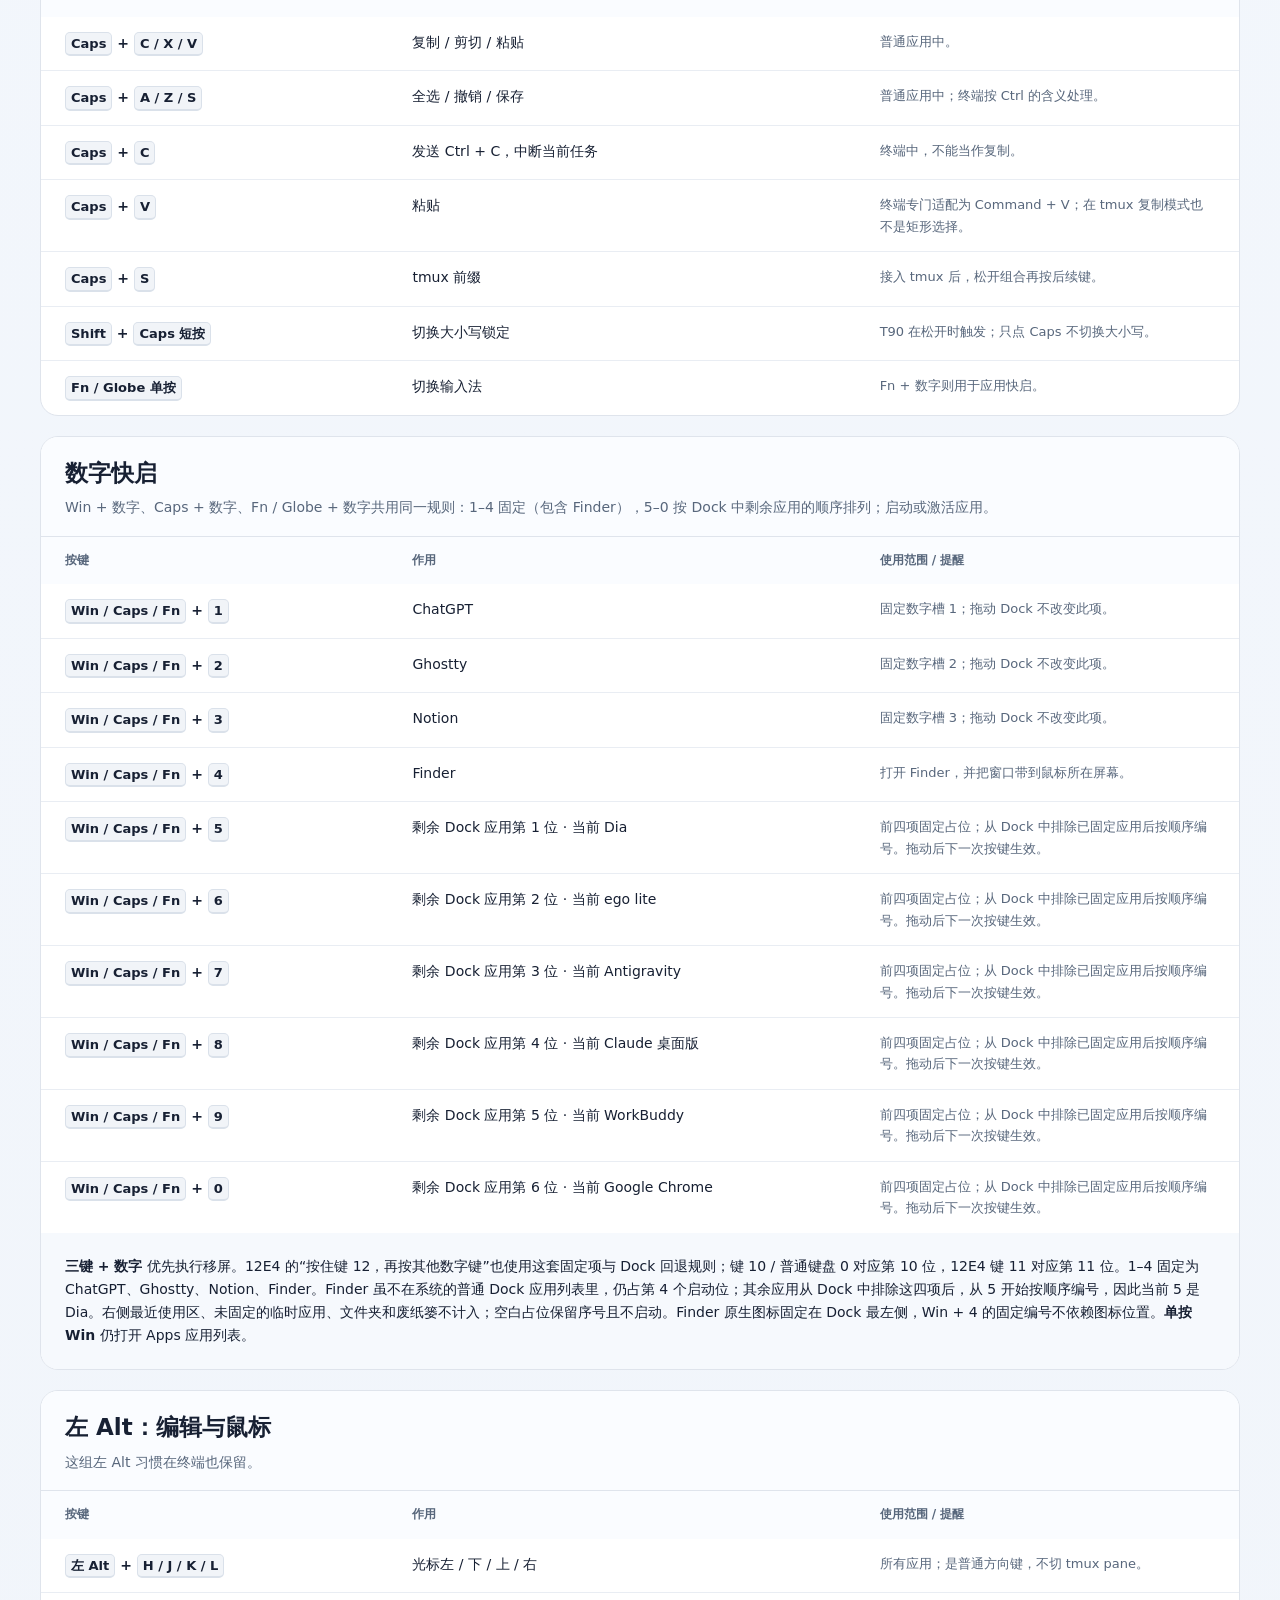
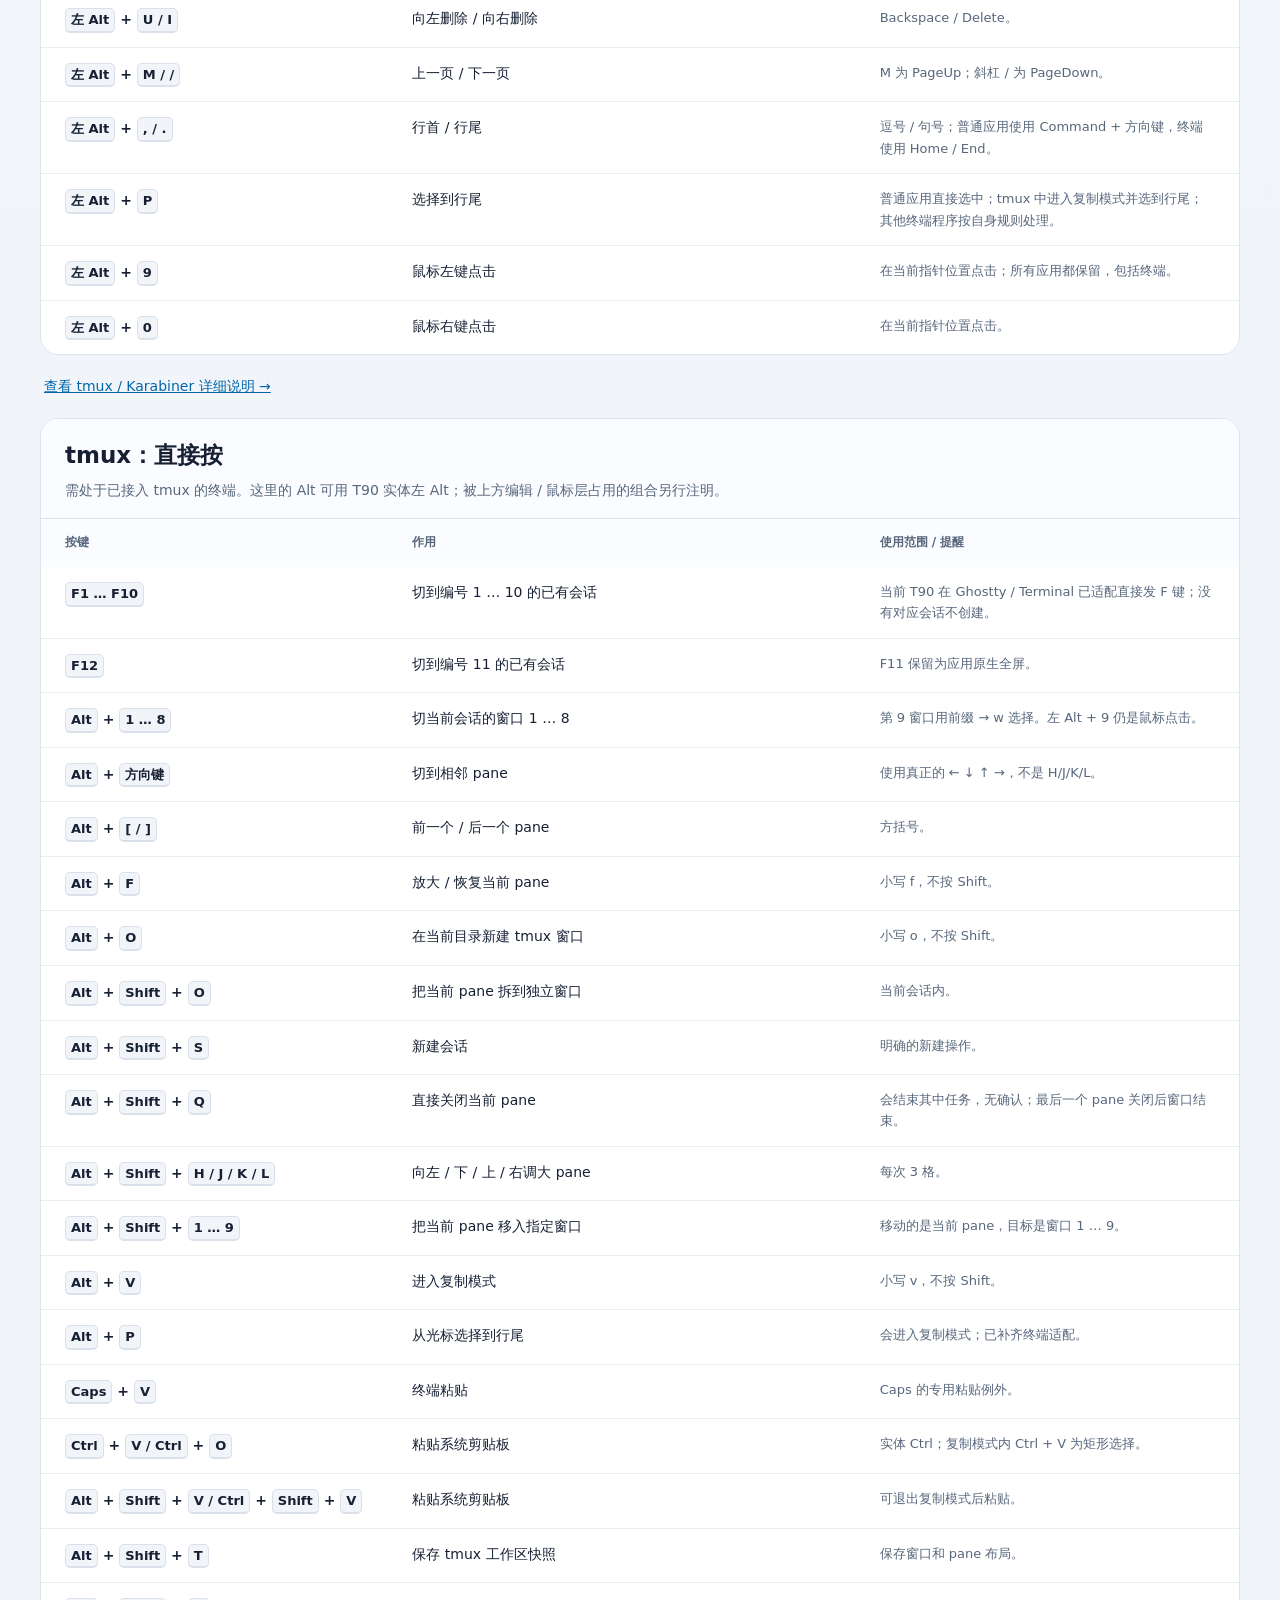
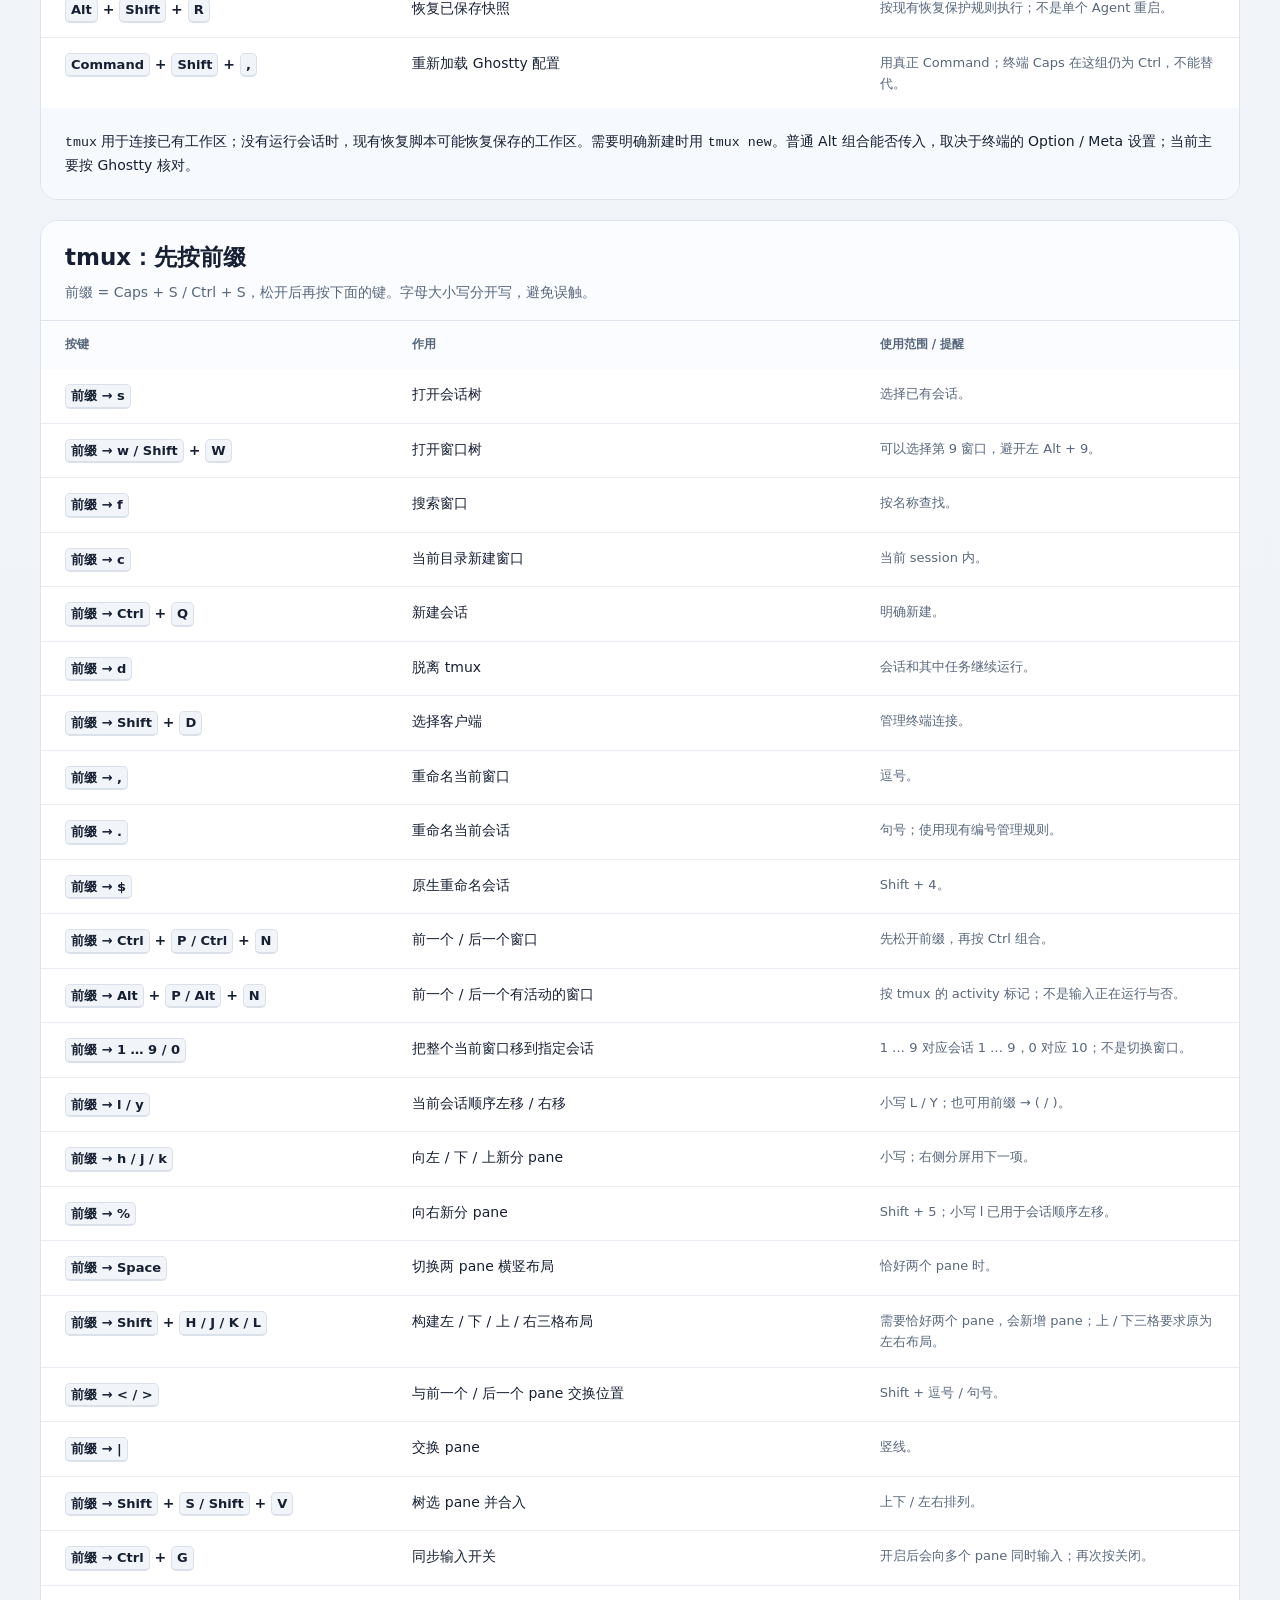
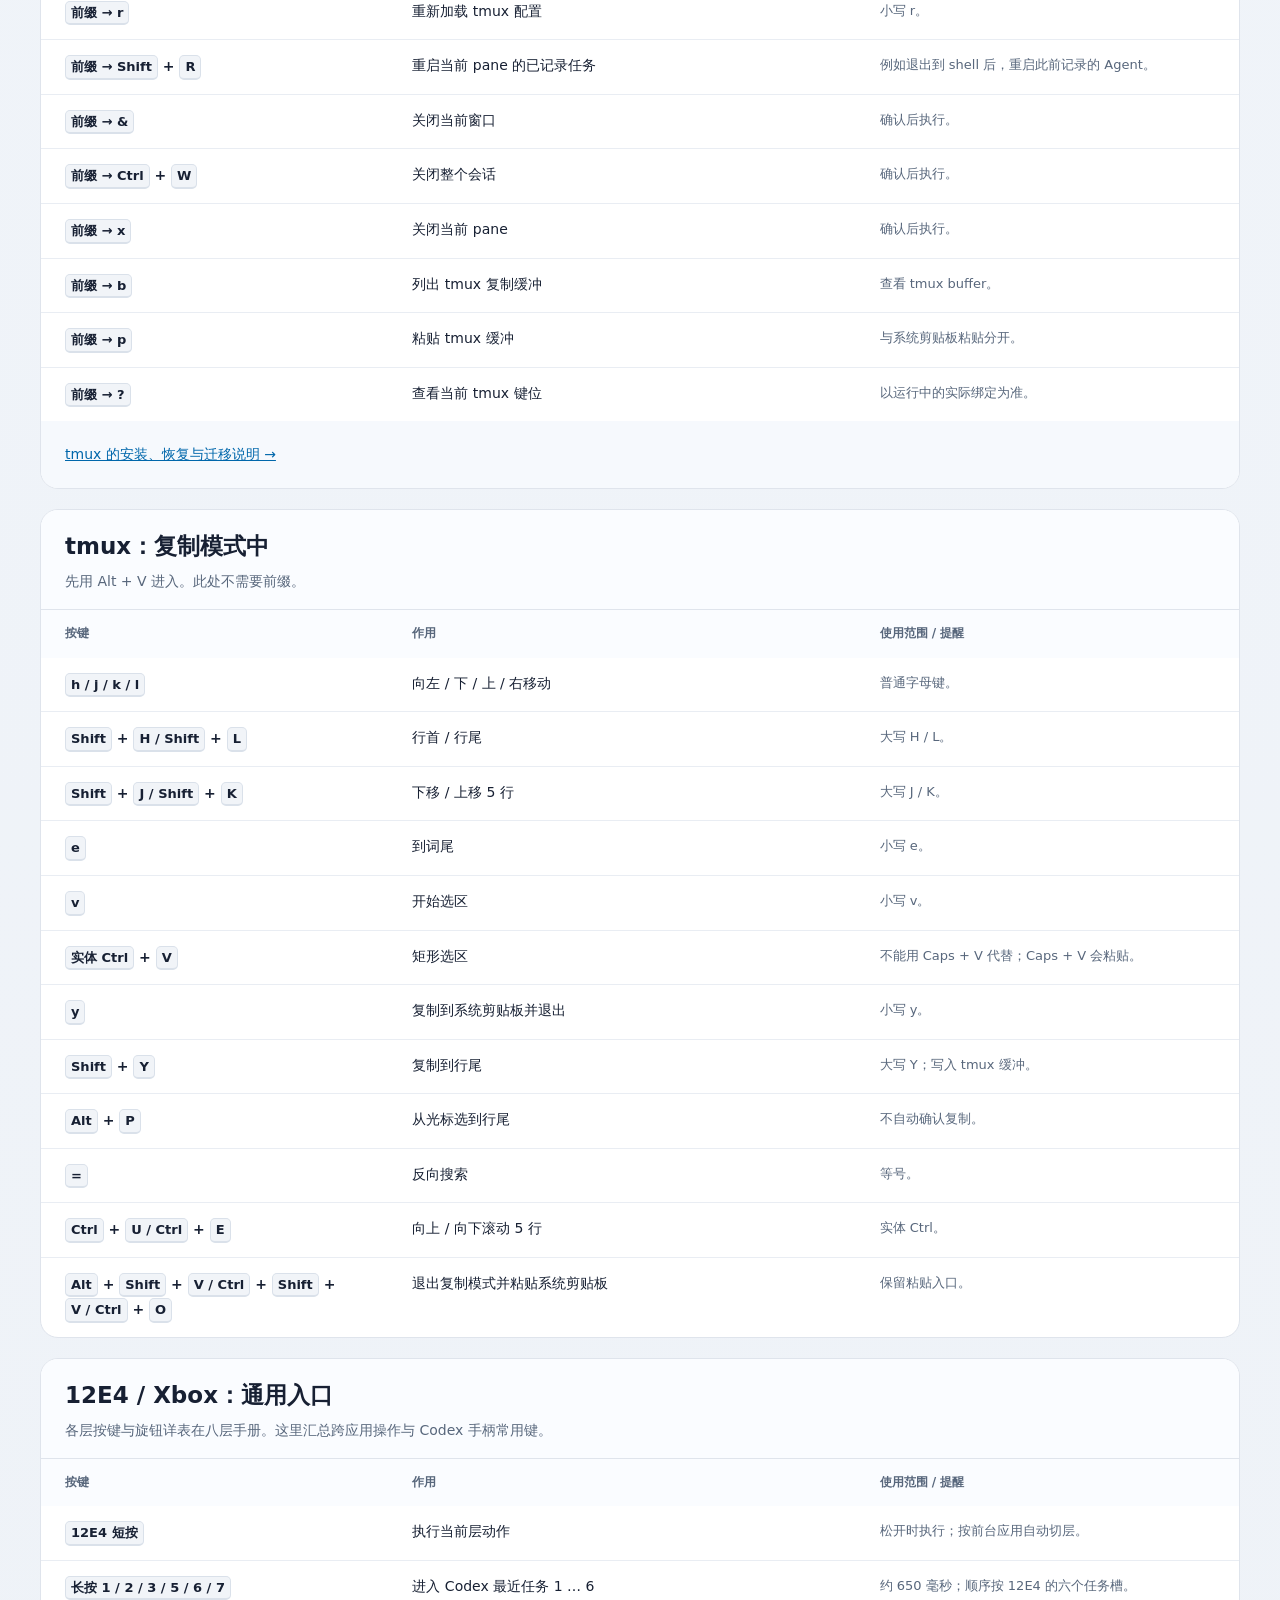
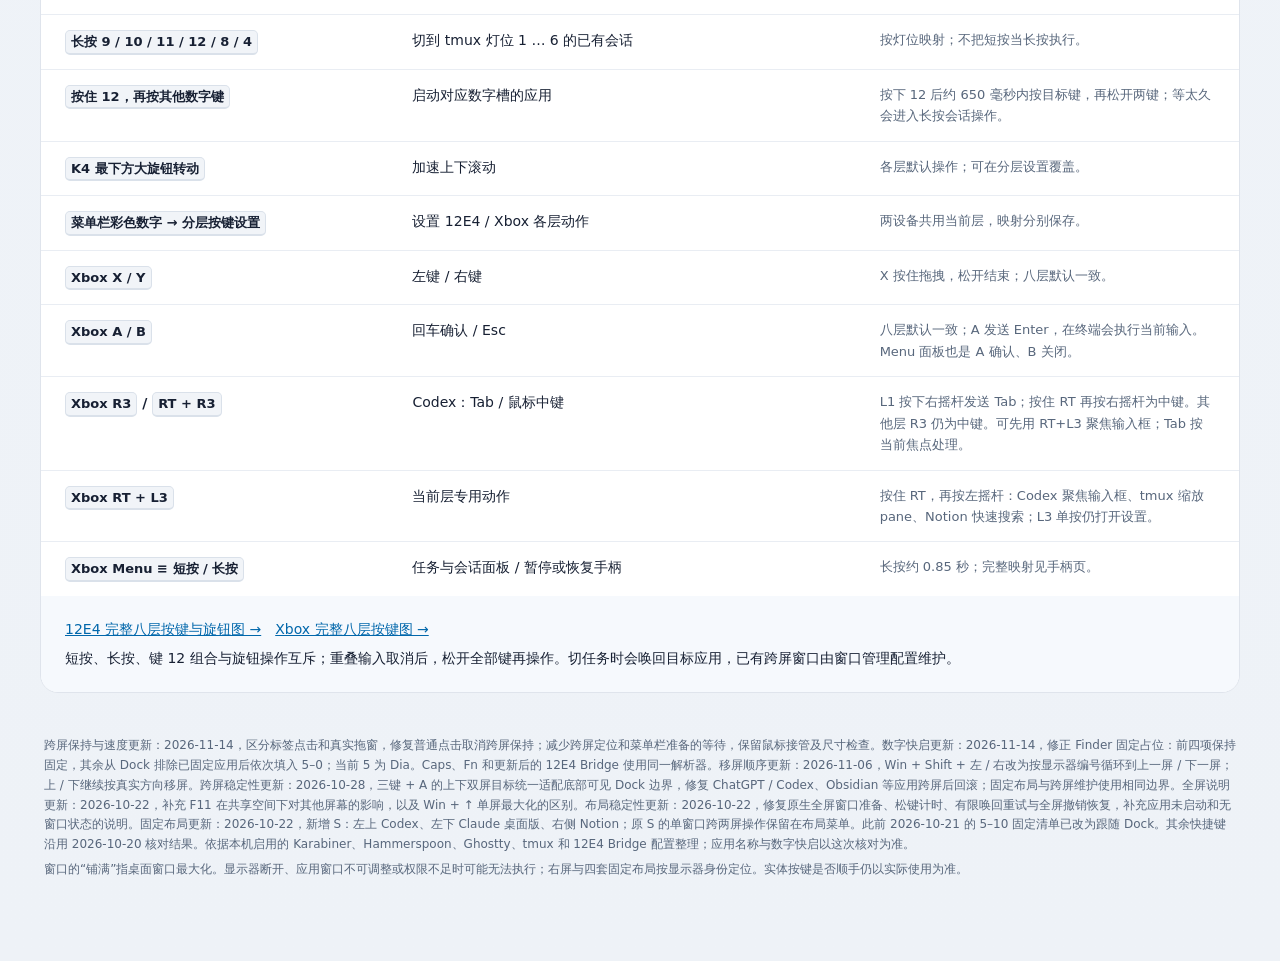
<file: docs/cxt12e4-manual/mac/shortcuts.html>
<!doctype html>
<html lang="zh-CN"><head>
<meta charset="utf-8"><meta name="viewport" content="width=device-width,initial-scale=1">
<meta name="configuration-revision" content="20261114-span-tabs">
<meta name="color-scheme" content="light">
<title>我的快捷键总表 · CXT12E4 Mac 使用手册</title>
<style>
:root{--accent:#0078c8;--ink:#172033;--muted:#58677c;--line:#dfe4ec;--soft:#f4f6fa}
*{box-sizing:border-box}html{scroll-behavior:smooth;scroll-padding-top:22px}body{margin:0;color:var(--ink);background:linear-gradient(180deg,#f5f9ff,#eef2f7);font:16px/1.65 -apple-system,BlinkMacSystemFont,"PingFang SC",system-ui,sans-serif}a{color:#0067ab}button,input{font:inherit}.shell{width:min(1200px,calc(100% - 40px));margin:auto;padding:28px 0 60px}.masthead{display:flex;align-items:center;justify-content:space-between;gap:16px}.brand{display:flex;align-items:center;gap:12px}.brand-mark{background:#0078c8;color:white;border-radius:13px;padding:10px 13px;font-size:16px;font-weight:800}.brand strong{display:block;font-size:15px}.brand small{display:block;color:var(--muted);font-size:12px}.print{border:1px solid var(--line);border-radius:12px;background:white;padding:10px 16px;cursor:pointer;white-space:nowrap}.hero{padding:38px 0 22px}.eyebrow{font-size:13px;font-weight:750;color:#0067ab}.hero h1{font-size:clamp(34px,5vw,58px);line-height:1.15;letter-spacing:-.04em;margin:10px 0 16px}.lead{max-width:850px;font-size:18px;color:var(--muted);margin:0}.legend{display:grid;grid-template-columns:1.1fr 1fr;gap:16px;margin-bottom:22px}.legend article,.section{background:#fff;border:1px solid var(--line);border-radius:18px;overflow:hidden}.legend article{padding:20px 24px}.legend h2{font-size:17px;margin:0 0 10px}.legend p{margin:8px 0;color:var(--muted);font-size:14px}.prefix{font-size:19px;font-weight:750;color:var(--ink)!important}.favorites{display:grid;grid-template-columns:repeat(4,1fr);gap:12px;margin:0 0 24px}.favorite{display:block;border:1px solid #cfddeb;background:#eaf4ff;padding:16px;border-radius:14px;text-decoration:none;color:var(--ink)}.favorite b{display:block;font-size:18px;margin:4px 0}.favorite small{color:var(--muted);font-size:12px}.search-box{background:#fff;border:1px solid var(--line);padding:18px;border-radius:18px;margin-bottom:24px}.search-line{display:flex;gap:10px}.search-line input{width:100%;min-width:0;padding:13px 16px;border:1px solid #b9c8d9;border-radius:10px;outline-color:var(--accent)}.search-line button{flex-shrink:0;white-space:nowrap;padding:9px 14px;border:1px solid var(--line);background:var(--soft);border-radius:10px;cursor:pointer}.search-meta{font-size:13px;color:var(--muted);margin:8px 0 14px}.categories{display:flex;flex-wrap:wrap;gap:8px}.categories button{padding:7px 12px;border:1px solid var(--line);border-radius:999px;background:#fff;color:#475467;cursor:pointer}.categories button[aria-pressed="true"]{background:#344054;border-color:#344054;color:white}.section{margin:20px 0;scroll-margin-top:22px}.section-head{padding:22px 24px 16px;border-bottom:1px solid var(--line);background:#fafcff}.section-head h2{font-size:23px;line-height:1.3;margin:0 0 8px}.section-head p{margin:0;color:var(--muted);font-size:14px}.shortcut-table{width:100%;border-collapse:collapse;table-layout:fixed}.shortcut-table th,.shortcut-table td{padding:14px 24px;text-align:left;vertical-align:top;border-bottom:1px solid #e9edf3}.shortcut-table thead{font-size:12px;color:var(--muted);background:#fafcff}.shortcut-table thead th:first-child{width:29%}.shortcut-table thead th:last-child{width:32%}.shortcut-table tbody th{font-size:14px;line-height:1.8;font-weight:650}.shortcut-table td{font-size:14px}.shortcut-table td:last-child{color:var(--muted);font-size:13px}.shortcut-table tr:last-child>*{border-bottom:0}kbd{display:inline-block;font:inherit;font-size:.93em;background:#f1f4f8;border:1px solid #dae1ea;border-bottom-width:2px;border-radius:5px;line-height:1.5;padding:1px 5px;white-space:nowrap}code{font-size:.95em;overflow-wrap:anywhere}#empty{padding:32px;text-align:center;border:1px dashed #aebed1;border-radius:16px;color:var(--muted)}footer{font-size:12px;color:var(--muted);padding:18px 4px}footer p{margin:5px 0}.more{padding:16px 24px;background:#f6f9fd;font-size:14px}.more p{margin:6px 0}[hidden]{display:none!important}
@media(max-width:800px){.shell{width:calc(100% - 28px);padding-top:16px}.legend{grid-template-columns:1fr}.favorites{grid-template-columns:repeat(2,1fr)}.shortcut-table th,.shortcut-table td{padding:12px 16px}.shortcut-table thead th:first-child{width:31%}.shortcut-table thead th:last-child{width:28%}.section-head{padding:18px 16px}}
@media(max-width:560px){.brand small{font-size:11px}.print{font-size:13px;padding:9px 11px}.hero{padding-top:28px}.lead{font-size:16px}.legend article{padding:16px}.prefix{font-size:17px}.favorite{padding:12px}.shortcut-table thead{display:none}.shortcut-table,.shortcut-table tbody,.shortcut-table tr,.shortcut-table tbody th,.shortcut-table td{display:block;width:100%}.shortcut-table tr{padding:13px 16px;border-bottom:1px solid var(--line)}.shortcut-table tbody th,.shortcut-table td{border:0;padding:3px 0}.shortcut-table tbody th{color:#0067ab;font-size:15px}.shortcut-table td:last-child:empty{display:none}.section-head h2{font-size:21px}.search-box{padding:14px}}
@media print{body{background:white;font-size:11px}.shell{width:100%;padding:0}.print,.search-box,.favorites{display:none!important}.hero{padding:12px 0}.hero h1{font-size:30px}.lead{font-size:13px}.legend{gap:10px}.legend article{padding:12px}.section{border-radius:0;overflow:visible;break-inside:auto}.section-head{padding:12px;break-after:avoid}.section-head h2{font-size:18px}.shortcut-table{table-layout:auto}.shortcut-table th,.shortcut-table td{font-size:11px!important;padding:8px 10px}.shortcut-table tr{break-inside:avoid}.shortcut-table thead{display:table-header-group}.more{break-inside:avoid}.section[hidden],tr[hidden]{display:revert!important}a{color:inherit;text-decoration:none}footer{font-size:10px}}
</style><link rel="stylesheet" href="../manual-navigation.css?v=20261022-platform-sections">
</head><body data-manual-page="shortcuts" data-manual-root="../"><main class="shell">
<header class="manual-header">
  <div class="manual-heading"><div class="brand"><span class="brand-mark">12E4</span><span><strong>CXT 功能手册</strong><small>Mac · 快捷键</small></span></div><button type="button" class="manual-print" id="printButton">打印 / 存 PDF</button></div>
  <nav class="manual-selector" aria-label="手册导航">
    <div class="manual-choice-row"><span class="manual-choice-label" id="platformLabel">系统</span><div class="platform-nav" role="group" aria-labelledby="platformLabel"><a id="otherPlatform" data-manual-platform="windows" href="../shortcuts.html">Windows</a><a data-manual-platform="mac" href="../mac/shortcuts.html" aria-current="true">Mac</a></div></div>
    <div class="manual-choice-row"><span class="manual-choice-label" id="sectionLabel">内容</span><div class="section-nav" role="group" aria-labelledby="sectionLabel"><a data-manual-section="keyboard" href="index.html?device=keyboard">12E4</a><a data-manual-section="xbox" href="index.html?device=xbox">手柄</a><a data-manual-section="shortcuts" href="shortcuts.html" aria-current="true">快捷键</a></div></div>
  </nav>
</header>
<div class="hero"><div class="eyebrow">跨屏保持与速度更新 · 2026-11-14</div><h1>常用操作，集中在这一页。</h1><p class="lead">三屏布局、Windows 操作习惯、编辑与鼠标、应用快启和 tmux。这里写的是维护者已配置的 T90 / Karabiner / Hammerspoon / tmux 快捷键，是个人配置参考；Bridge 安装器不会自动部署三屏布局、Caps 映射和普通键盘数字快启。12E4 每层与 Xbox 的默认按键图从上方手册进入。</p></div>
<div class="legend"><article><h2>三键组合</h2><p class="prefix"><kbd>Caps</kbd> + <kbd>Shift</kbd> + <kbd>实体 Win</kbd></p><p>Caps 代替 Command。普通应用与终端都可这样按；Shift 与 Caps 的先后顺序均兼容。下表“<b>三键</b>”均指这个组合。</p></article><article><h2>按键名称怎么读</h2><p><b>Win / 左 Alt</b> 指 T90 键帽上的实体键。<b>Option</b> 是 Mac 的 ⌥；终端中可用实体左 Alt；被编辑 / 鼠标层占用的组合会在表中单独注明。</p><p><b>前缀 → 键</b>：先按 <kbd>Caps + S</kbd> 或 <kbd>Ctrl + S</kbd>，松开，再按后面的键。<b>三键 + 键</b> 则同时按住。</p></article></div>
<div class="favorites" aria-label="常用布局"><a class="favorite" href="#layouts"><small>三键 + ↑ / ↓</small><b>上半屏 / 下半屏</b><small>当前显示器的半屏</small></a><a class="favorite" href="#layouts"><small>三键 + L</small><b>移到右侧竖屏</b><small>当前窗口铺满右屏</small></a><a class="favorite" href="#layouts"><small>三键 + A</small><b>跨左侧上下双屏</b><small>当前窗口铺满，隐藏菜单栏</small></a><a class="favorite" href="#presets"><small>三键 + Z / X / C / S</small><b>四套固定布局</b><small>专注 / 终端 / 办公 / Codex + Claude</small></a></div>
<div class="search-box"><div class="search-line"><input id="searchInput" type="search" aria-label="搜索所有快捷键" placeholder="搜索：上半屏、右屏、Alt+9、F1、粘贴……"><button type="button" id="clearButton">清空</button></div><p class="search-meta"><span id="resultCount" aria-live="polite"></span> · ⌘ / Ctrl + K 搜索 · Esc 清空 · 打印包含全部条目</p><div class="categories" aria-label="快捷键分类"><button type="button" data-filter="all" aria-pressed="true">全部</button><button type="button" data-filter="layouts" aria-pressed="false">窗口与多屏</button><button type="button" data-filter="presets" aria-pressed="false">一键固定布局</button><button type="button" data-filter="layout-readiness" aria-pressed="false">布局排错与应用启动</button><button type="button" data-filter="system" aria-pressed="false">Windows 风格操作</button><button type="button" data-filter="caps" aria-pressed="false">Caps 与输入</button><button type="button" data-filter="launch" aria-pressed="false">数字快启</button><button type="button" data-filter="edit" aria-pressed="false">左 Alt：编辑与鼠标</button><button type="button" data-filter="tmux-direct" aria-pressed="false">tmux：直接按</button><button type="button" data-filter="tmux-prefix" aria-pressed="false">tmux：先按前缀</button><button type="button" data-filter="tmux-copy" aria-pressed="false">tmux：复制模式中</button><button type="button" data-filter="cxt" aria-pressed="false">12E4 / Xbox：通用入口</button></div></div>
<div id="sections"><section class="section" id="layouts"><header class="section-head"><h2>窗口与多屏</h2><p>三键 = Caps + Shift + 实体 Win。针对当前窗口，不用先切回 Codex。</p></header><table class="shortcut-table"><thead><tr><th scope="col">按键</th><th scope="col">作用</th><th scope="col">使用范围 / 提醒</th></tr></thead><tbody>
<tr data-shortcut><th scope="row"><kbd>三键</kbd> + <kbd>↑ / ↓</kbd></th><td>上半屏 / 下半屏</td><td>当前显示器内分半；不是移到上、下两台显示器。</td></tr>
<tr data-shortcut><th scope="row"><kbd>三键</kbd> + <kbd>← / →</kbd></th><td>左半屏 / 右半屏</td><td>当前显示器内分半。</td></tr>
<tr data-shortcut><th scope="row"><kbd>三键</kbd> + <kbd>L</kbd></th><td>当前窗口移到右侧竖屏并铺满</td><td>固定右侧 U2777B；重复按保持铺满，三键 + R 恢复。</td></tr>
<tr data-shortcut><th scope="row"><kbd>三键</kbd> + <kbd>A</kbd></th><td>铺满 / 恢复</td><td>左侧窗口跨上下双屏并隐藏菜单栏；跨屏时保留底部可见 Dock 占用的空间。右侧窗口铺满右屏。再次按恢复；单屏时退回当前屏最大化。</td></tr>
<tr data-shortcut><th scope="row"><kbd>三键</kbd> + <kbd>Space → 跨两屏 / 恢复</kbd></th><td>当前窗口跨左侧上下两屏 / 恢复</td><td>保留菜单栏。原 S 操作从布局菜单选择；接入 Sidecar 后仍使用指定左侧双屏。</td></tr>
<tr data-shortcut><th scope="row"><kbd>三键</kbd> + <kbd>R</kbd></th><td>恢复当前窗口保存的位置</td><td>恢复本轮调整前的位置；与 Win + ↑ 的即时尺寸分别保存。</td></tr>
<tr data-shortcut><th scope="row"><kbd>三键</kbd> + <kbd>1 / 2 / 3 / 4</kbd></th><td>移到对应编号的显示器</td><td>编号按从左到右、同列从上到下排序；缺少该屏时不执行。</td></tr>
<tr data-shortcut><th scope="row"><kbd>三键</kbd> + <kbd>Space</kbd></th><td>打开布局菜单</td><td>单屏最大化、四角四分之一、居中 80%、移屏、四套固定方案与整套撤销；Esc 取消。</td></tr>
<tr data-shortcut><th scope="row"><kbd>Win</kbd> + <kbd>↑</kbd></th><td>当前屏最大化</td><td>保留其他屏幕上的窗口和应用自身工具栏；保存此前尺寸，再次按保持最大化。若已进入原生全屏，先按 F11 退出。</td></tr>
<tr data-shortcut><th scope="row"><kbd>Win</kbd> + <kbd>↓</kbd></th><td>恢复尺寸 / 最小化</td><td>最大化后先恢复，再按最小化；普通窗口直接最小化。</td></tr>
<tr data-shortcut><th scope="row"><kbd>Win</kbd> + <kbd>← / →</kbd></th><td>当前屏左半 / 右半</td><td>单窗口操作。</td></tr>
<tr data-shortcut><th scope="row"><kbd>Win</kbd> + <kbd>Shift</kbd> + <kbd>← / →</kbd></th><td>移到上一屏 / 下一屏</td><td>按显示器编号循环，首尾相接：左上 → 左下 → 右竖 → iPad（连接时）→ 左上。普通窗口尽量保持尺寸；最大化窗口继续最大化。原生全屏需先退出。</td></tr>
<tr data-shortcut><th scope="row"><kbd>Win</kbd> + <kbd>Shift</kbd> + <kbd>↑ / ↓</kbd></th><td>移到实际上方 / 下方的显示器</td><td>按系统显示器排列找邻屏；没有对应方向的屏幕时保持原位。移屏后可用三键 + R 恢复。</td></tr>
</tbody></table><div class="more"><p>本次核对的编号：<b>1 左上 LG · 2 左下 27C1U-D · 3 右竖 U2777B · 4 iPad Sidecar</b>。插拔或重新排列后编号可能变化；L 与 Z/X/C/S 使用固定显示器身份。</p><p><b>切换标签后保持双屏：</b>2026-11-14 修复 Notion、ChatGPT / Codex、Obsidian 等应用点击标签后缩回上屏的问题。已开启跨屏的窗口回缩时，松开鼠标后会自动补回双屏；普通点击不会取消跨屏保持。真正拖动或缩放窗口、改用半屏布局时，以你的调整为准。再次按三键 + A 可恢复原大小。跨屏切换已减少固定等待；按一次并松键即可。底部仍避让可见 Dock。</p><p>四分之一与居中目前从 <b>三键 + Space</b> 菜单选择。</p><p><b>原生全屏与多屏：</b>F11 使用 macOS 全屏空间；Win + ↑ 和三键 + A 使用桌面窗口铺满。左侧跨屏要求关闭“显示器具有单独的空间”，因此原生全屏会影响其他屏幕的可见窗口。开启独立空间会使左侧跨屏及 Z 预设无法使用。</p></div></section>
<section class="section" id="presets"><header class="section-head"><h2>一键固定布局</h2><p>同时摆好常用窗口。Z/X/C/S 全局可触发，完成后聚焦 Codex。</p></header><table class="shortcut-table"><thead><tr><th scope="col">按键</th><th scope="col">作用</th><th scope="col">使用范围 / 提醒</th></tr></thead><tbody>
<tr data-shortcut><th scope="row"><kbd>三键</kbd> + <kbd>Z</kbd></th><td>跨屏专注</td><td>Codex 跨左侧上下双屏；Notion 铺满右侧竖屏。</td></tr>
<tr data-shortcut><th scope="row"><kbd>三键</kbd> + <kbd>X</kbd></th><td>终端开发</td><td>左上 Codex；左下 Ghostty；右侧 Safari。</td></tr>
<tr data-shortcut><th scope="row"><kbd>三键</kbd> + <kbd>C</kbd></th><td>三屏办公</td><td>左上 Codex；左下 Safari；右侧 Notion。</td></tr>
<tr data-shortcut><th scope="row"><kbd>三键</kbd> + <kbd>S</kbd></th><td>Codex + Claude</td><td>左上 Codex；左下 Claude 桌面版；右侧 Notion。</td></tr>
<tr data-shortcut><th scope="row"><kbd>三键</kbd> + <kbd>Space → 撤销上次整套布局</kbd></th><td>撤销上一套固定布局</td><td>恢复这套方案涉及窗口的位置、隐藏、最小化、原生全屏与跨屏状态；已经关闭的窗口不会被当作原窗口继续调整。</td></tr>
</tbody></table><div class="more"><p>固定布局不安排 Sidecar 上的其他应用；缺少指定显示器时整套不执行。<b>三键 + R</b> 用于当前单个窗口，整套撤销从菜单进入。应用未打开或提示窗口未就绪时，参见下方“布局排错与应用启动”。</p></div></section>
<section class="section" id="layout-readiness"><header class="section-head"><h2>布局排错与应用启动</h2><p>适用于三键 + Z / X / C / S。2026-10-22 修复窗口准备、原生全屏恢复和松键等待；按键组合与四套布局保持不变。</p></header><table class="shortcut-table"><thead><tr><th scope="col">遇到的情况</th><th scope="col">现在怎样处理</th><th scope="col">你需要做什么</th></tr></thead><tbody>
<tr data-shortcut data-search="app没打开 未打开 没开 自动启动"><th scope="row">应用已安装，但没有运行</th><td>自动启动目标应用一次；整套方案共用最多约 8 秒来取得所有目标窗口。目标窗口齐备后才开始调整。</td><td>通常不必预先打开。首次启动、加载较慢或登录提示可能使窗口获取超时；等主窗口出现后再按一次。</td></tr>
<tr data-shortcut data-search="关闭窗口 后台 没窗口 无窗口 Claude Codex Safari"><th scope="row">程序仍在后台，只关闭了主窗口</th><td>Ghostty 确认没有任何窗口后新建一个终端窗口；Notion 会尝试唤回一次。Claude、Codex、Safari 当前没有专用的无窗口恢复处理，可能等待后超时。</td><td>Claude、Codex、Safari 可先点 Dock 图标恢复或打开主窗口，再按布局组合。关窗口与退出整个应用是两种状态。</td></tr>
<tr data-shortcut data-search="隐藏 最小化 原生全屏 其他桌面 窗口尚未就绪"><th scope="row">原窗口隐藏、最小化或原生全屏</th><td>取得原窗口后取消隐藏或最小化；原生全屏窗口会先逐个退出全屏，等待动画稳定，再调整位置。撤销时恢复原来的状态。</td><td>一般不必先点开 Codex。若应用仍不提供可用主窗口、任务总览没有退出或桌面切换未完成，按提示等待后重试。</td></tr>
<tr data-shortcut data-search="长按 松键 窗口未就绪 Caps Shift Win 重复"><th scope="row">按住三键或连续按布局键</th><td>松开组合键后再准备窗口位置；松键等待不占窗口呈现准备时间。唤回同一窗口失败时最多重试 3 次；重复按同一布局不会重启正在执行的请求。</td><td>按一次后松开即可。连续持键超过 15 秒会提示松键并取消本次布局；应用启动阶段仍使用自己的 8 秒等待期限。</td></tr>
<tr data-shortcut data-search="未安装 显示器断开 权限 对话框 多窗口 失败 超时"><th scope="row">缺少应用、显示器，或窗口无法调整</th><td>未安装、缺少指定屏幕、对话框阻塞或无法确定目标窗口时停止。还没调整窗口就失败时保留原位；调整中失败则尝试恢复已经改动的窗口。</td><td>先安装应用、连接指定屏幕、开启 Hammerspoon 辅助功能、处理对话框；多个候选窗口无法区分时先点选目标。实际鼠标点击或拖动会停止布局并保留当前位置。</td></tr>
</tbody></table><div class="more"><p>本次修复已完成 155 项隔离回归，维护者的 S / C / X / 右屏 Z 程序触发验证均成功；这不代替实体键盘的实际验收。</p><p><a href="https://github.com/zhangyu0806/CXT12E4-Bridge/tree/main/integrations/hammerspoon">Hammerspoon 配置源码、安装说明与测试 →</a>　这是可选配置，需填写自己的显示器信息；Bridge 安装器不会自动覆盖现有 Hammerspoon 或 Karabiner 配置。</p></div></section>
<section class="section" id="system"><header class="section-head"><h2>Windows 风格操作</h2><p>这里的 Win、左 Alt 都是 T90 上的实体键。</p></header>
<div class="more" id="t90-connection"><p><strong>T90 有线模式</strong>。把有线键盘 <code>258a:017c</code> 和 2.4G 接收器 <code>258a:0150</code> 并列加入已有 T90 规则的设备条件，切到有线也可以沿用这组快捷键。<a href="https://github.com/zhangyu0806/CXT12E4-Bridge/blob/main/integrations/karabiner/README.md#t90-usb">查看 Karabiner 设备条件示例 →</a></p></div>
<table class="shortcut-table"><thead><tr><th scope="col">按键</th><th scope="col">作用</th><th scope="col">使用范围 / 提醒</th></tr></thead><tbody>
<tr data-shortcut><th scope="row"><kbd>Win 单按</kbd></th><td>打开 Apps 应用列表</td><td>松开后触发。</td></tr>
<tr data-shortcut><th scope="row"><kbd>Win</kbd> + <kbd>D</kbd></th><td>显示桌面 / 收回桌面</td><td>当前桌面。</td></tr>
<tr data-shortcut><th scope="row"><kbd>Win</kbd> + <kbd>E</kbd></th><td>打开或唤回 Finder</td><td>Finder 窗口带到鼠标所在屏幕。</td></tr>
<tr data-shortcut><th scope="row"><kbd>Win</kbd> + <kbd>L</kbd></th><td>锁屏</td><td>与三键 + L 移到竖屏是两种不同组合。</td></tr>
<tr data-shortcut><th scope="row"><kbd>Win</kbd> + <kbd>R</kbd></th><td>打开 Raycast</td><td>启动器。</td></tr>
<tr data-shortcut><th scope="row"><kbd>Win</kbd> + <kbd>Tab</kbd></th><td>Mission Control 任务总览</td><td>查看所有窗口。</td></tr>
<tr data-shortcut><th scope="row"><kbd>左 Alt</kbd> + <kbd>Tab</kbd></th><td>切到下一个窗口</td><td>按住 Alt 连按 Tab 选择，松开 Alt 确认。</td></tr>
<tr data-shortcut><th scope="row"><kbd>左 Alt</kbd> + <kbd>Shift</kbd> + <kbd>Tab</kbd></th><td>反向切换窗口</td><td>同上；切换器显示时 Esc 取消。</td></tr>
<tr data-shortcut><th scope="row"><kbd>左 Alt</kbd> + <kbd>F4</kbd></th><td>关闭当前窗口</td><td>保留应用自己的保存提示，不强制退出整个应用。</td></tr>
<tr data-shortcut><th scope="row"><kbd>F2 / Fn</kbd> + <kbd>F2</kbd></th><td>重命名所选项目</td><td>Finder 中。终端内 F2 保留会话切换。</td></tr>
<tr data-shortcut data-search="全屏 其他屏幕 隐藏 黑屏 Spaces 独立空间"><th scope="row"><kbd>F11</kbd></th><td>切换 macOS 原生全屏</td><td>应用需支持 Ctrl + Command + F；不是 tmux 第 11 会话。当前跨屏设置关闭了“显示器具有单独的空间”，进入原生全屏会切换共享空间，其他屏幕的普通窗口暂时不可见，再按退出。只想铺满当前屏且保留其他屏幕时，退出全屏后用 Win + ↑。</td></tr>
<tr data-shortcut><th scope="row"><kbd>F12</kbd></th><td>打开开发者工具</td><td>Arc / Chrome / Safari；Safari 需允许开发工具。tmux 内另有用途。</td></tr>
</tbody></table></section>
<section class="section" id="caps"><header class="section-head"><h2>Caps 与输入</h2><p>T90 的 Caps 在普通应用相当于 Command，在终端相当于 Ctrl。</p></header><table class="shortcut-table"><thead><tr><th scope="col">按键</th><th scope="col">作用</th><th scope="col">使用范围 / 提醒</th></tr></thead><tbody>
<tr data-shortcut><th scope="row"><kbd>Caps</kbd> + <kbd>C / X / V</kbd></th><td>复制 / 剪切 / 粘贴</td><td>普通应用中。</td></tr>
<tr data-shortcut><th scope="row"><kbd>Caps</kbd> + <kbd>A / Z / S</kbd></th><td>全选 / 撤销 / 保存</td><td>普通应用中；终端按 Ctrl 的含义处理。</td></tr>
<tr data-shortcut><th scope="row"><kbd>Caps</kbd> + <kbd>C</kbd></th><td>发送 Ctrl + C，中断当前任务</td><td>终端中，不能当作复制。</td></tr>
<tr data-shortcut><th scope="row"><kbd>Caps</kbd> + <kbd>V</kbd></th><td>粘贴</td><td>终端专门适配为 Command + V；在 tmux 复制模式也不是矩形选择。</td></tr>
<tr data-shortcut><th scope="row"><kbd>Caps</kbd> + <kbd>S</kbd></th><td>tmux 前缀</td><td>接入 tmux 后，松开组合再按后续键。</td></tr>
<tr data-shortcut><th scope="row"><kbd>Shift</kbd> + <kbd>Caps 短按</kbd></th><td>切换大小写锁定</td><td>T90 在松开时触发；只点 Caps 不切换大小写。</td></tr>
<tr data-shortcut><th scope="row"><kbd>Fn / Globe 单按</kbd></th><td>切换输入法</td><td>Fn + 数字则用于应用快启。</td></tr>
</tbody></table></section>
<section class="section" id="launch"><header class="section-head"><h2>数字快启</h2><p>Win + 数字、Caps + 数字、Fn / Globe + 数字共用同一规则：1–4 固定（包含 Finder），5–0 按 Dock 中剩余应用的顺序排列；启动或激活应用。</p></header><table class="shortcut-table"><thead><tr><th scope="col">按键</th><th scope="col">作用</th><th scope="col">使用范围 / 提醒</th></tr></thead><tbody>
<tr data-shortcut><th scope="row"><kbd>Win / Caps / Fn</kbd> + <kbd>1</kbd></th><td>ChatGPT</td><td>固定数字槽 1；拖动 Dock 不改变此项。</td></tr>
<tr data-shortcut><th scope="row"><kbd>Win / Caps / Fn</kbd> + <kbd>2</kbd></th><td>Ghostty</td><td>固定数字槽 2；拖动 Dock 不改变此项。</td></tr>
<tr data-shortcut><th scope="row"><kbd>Win / Caps / Fn</kbd> + <kbd>3</kbd></th><td>Notion</td><td>固定数字槽 3；拖动 Dock 不改变此项。</td></tr>
<tr data-shortcut><th scope="row"><kbd>Win / Caps / Fn</kbd> + <kbd>4</kbd></th><td>Finder</td><td>打开 Finder，并把窗口带到鼠标所在屏幕。</td></tr>
<tr data-shortcut><th scope="row"><kbd>Win / Caps / Fn</kbd> + <kbd>5</kbd></th><td>剩余 Dock 应用第 1 位 · 当前 Dia</td><td>前四项固定占位；从 Dock 中排除已固定应用后按顺序编号。拖动后下一次按键生效。</td></tr>
<tr data-shortcut><th scope="row"><kbd>Win / Caps / Fn</kbd> + <kbd>6</kbd></th><td>剩余 Dock 应用第 2 位 · 当前 ego lite</td><td>前四项固定占位；从 Dock 中排除已固定应用后按顺序编号。拖动后下一次按键生效。</td></tr>
<tr data-shortcut><th scope="row"><kbd>Win / Caps / Fn</kbd> + <kbd>7</kbd></th><td>剩余 Dock 应用第 3 位 · 当前 Antigravity</td><td>前四项固定占位；从 Dock 中排除已固定应用后按顺序编号。拖动后下一次按键生效。</td></tr>
<tr data-shortcut><th scope="row"><kbd>Win / Caps / Fn</kbd> + <kbd>8</kbd></th><td>剩余 Dock 应用第 4 位 · 当前 Claude 桌面版</td><td>前四项固定占位；从 Dock 中排除已固定应用后按顺序编号。拖动后下一次按键生效。</td></tr>
<tr data-shortcut><th scope="row"><kbd>Win / Caps / Fn</kbd> + <kbd>9</kbd></th><td>剩余 Dock 应用第 5 位 · 当前 WorkBuddy</td><td>前四项固定占位；从 Dock 中排除已固定应用后按顺序编号。拖动后下一次按键生效。</td></tr>
<tr data-shortcut><th scope="row"><kbd>Win / Caps / Fn</kbd> + <kbd>0</kbd></th><td>剩余 Dock 应用第 6 位 · 当前 Google Chrome</td><td>前四项固定占位；从 Dock 中排除已固定应用后按顺序编号。拖动后下一次按键生效。</td></tr>
</tbody></table><div class="more"><p><b>三键 + 数字</b> 优先执行移屏。12E4 的“按住键 12，再按其他数字键”也使用这套固定项与 Dock 回退规则；键 10 / 普通键盘 0 对应第 10 位，12E4 键 11 对应第 11 位。1–4 固定为 ChatGPT、Ghostty、Notion、Finder。Finder 虽不在系统的普通 Dock 应用列表里，仍占第 4 个启动位；其余应用从 Dock 中排除这四项后，从 5 开始按顺序编号，因此当前 5 是 Dia。右侧最近使用区、未固定的临时应用、文件夹和废纸篓不计入；空白占位保留序号且不启动。Finder 原生图标固定在 Dock 最左侧，Win + 4 的固定编号不依赖图标位置。<b>单按 Win</b> 仍打开 Apps 应用列表。</p></div></section>
<section class="section" id="edit"><header class="section-head"><h2>左 Alt：编辑与鼠标</h2><p>这组左 Alt 习惯在终端也保留。</p></header><table class="shortcut-table"><thead><tr><th scope="col">按键</th><th scope="col">作用</th><th scope="col">使用范围 / 提醒</th></tr></thead><tbody>
<tr data-shortcut><th scope="row"><kbd>左 Alt</kbd> + <kbd>H / J / K / L</kbd></th><td>光标左 / 下 / 上 / 右</td><td>所有应用；是普通方向键，不切 tmux pane。</td></tr>
<tr data-shortcut><th scope="row"><kbd>左 Alt</kbd> + <kbd>U / I</kbd></th><td>向左删除 / 向右删除</td><td>Backspace / Delete。</td></tr>
<tr data-shortcut><th scope="row"><kbd>左 Alt</kbd> + <kbd>M / /</kbd></th><td>上一页 / 下一页</td><td>M 为 PageUp；斜杠 / 为 PageDown。</td></tr>
<tr data-shortcut><th scope="row"><kbd>左 Alt</kbd> + <kbd>, / .</kbd></th><td>行首 / 行尾</td><td>逗号 / 句号；普通应用使用 Command + 方向键，终端使用 Home / End。</td></tr>
<tr data-shortcut><th scope="row"><kbd>左 Alt</kbd> + <kbd>P</kbd></th><td>选择到行尾</td><td>普通应用直接选中；tmux 中进入复制模式并选到行尾；其他终端程序按自身规则处理。</td></tr>
<tr data-shortcut><th scope="row"><kbd>左 Alt</kbd> + <kbd>9</kbd></th><td>鼠标左键点击</td><td>在当前指针位置点击；所有应用都保留，包括终端。</td></tr>
<tr data-shortcut><th scope="row"><kbd>左 Alt</kbd> + <kbd>0</kbd></th><td>鼠标右键点击</td><td>在当前指针位置点击。</td></tr>
</tbody></table></section>
<p class="manual-subnav"><a href="tmux.html">查看 tmux / Karabiner 详细说明 →</a></p><section class="section" id="tmux-direct"><header class="section-head"><h2>tmux：直接按</h2><p>需处于已接入 tmux 的终端。这里的 Alt 可用 T90 实体左 Alt；被上方编辑 / 鼠标层占用的组合另行注明。</p></header><table class="shortcut-table"><thead><tr><th scope="col">按键</th><th scope="col">作用</th><th scope="col">使用范围 / 提醒</th></tr></thead><tbody>
<tr data-shortcut><th scope="row"><kbd>F1 … F10</kbd></th><td>切到编号 1 … 10 的已有会话</td><td>当前 T90 在 Ghostty / Terminal 已适配直接发 F 键；没有对应会话不创建。</td></tr>
<tr data-shortcut><th scope="row"><kbd>F12</kbd></th><td>切到编号 11 的已有会话</td><td>F11 保留为应用原生全屏。</td></tr>
<tr data-shortcut><th scope="row"><kbd>Alt</kbd> + <kbd>1 … 8</kbd></th><td>切当前会话的窗口 1 … 8</td><td>第 9 窗口用前缀 → w 选择。左 Alt + 9 仍是鼠标点击。</td></tr>
<tr data-shortcut><th scope="row"><kbd>Alt</kbd> + <kbd>方向键</kbd></th><td>切到相邻 pane</td><td>使用真正的 ← ↓ ↑ →，不是 H/J/K/L。</td></tr>
<tr data-shortcut><th scope="row"><kbd>Alt</kbd> + <kbd>[ / ]</kbd></th><td>前一个 / 后一个 pane</td><td>方括号。</td></tr>
<tr data-shortcut><th scope="row"><kbd>Alt</kbd> + <kbd>F</kbd></th><td>放大 / 恢复当前 pane</td><td>小写 f，不按 Shift。</td></tr>
<tr data-shortcut><th scope="row"><kbd>Alt</kbd> + <kbd>O</kbd></th><td>在当前目录新建 tmux 窗口</td><td>小写 o，不按 Shift。</td></tr>
<tr data-shortcut><th scope="row"><kbd>Alt</kbd> + <kbd>Shift</kbd> + <kbd>O</kbd></th><td>把当前 pane 拆到独立窗口</td><td>当前会话内。</td></tr>
<tr data-shortcut><th scope="row"><kbd>Alt</kbd> + <kbd>Shift</kbd> + <kbd>S</kbd></th><td>新建会话</td><td>明确的新建操作。</td></tr>
<tr data-shortcut><th scope="row"><kbd>Alt</kbd> + <kbd>Shift</kbd> + <kbd>Q</kbd></th><td>直接关闭当前 pane</td><td>会结束其中任务，无确认；最后一个 pane 关闭后窗口结束。</td></tr>
<tr data-shortcut><th scope="row"><kbd>Alt</kbd> + <kbd>Shift</kbd> + <kbd>H / J / K / L</kbd></th><td>向左 / 下 / 上 / 右调大 pane</td><td>每次 3 格。</td></tr>
<tr data-shortcut><th scope="row"><kbd>Alt</kbd> + <kbd>Shift</kbd> + <kbd>1 … 9</kbd></th><td>把当前 pane 移入指定窗口</td><td>移动的是当前 pane，目标是窗口 1 … 9。</td></tr>
<tr data-shortcut><th scope="row"><kbd>Alt</kbd> + <kbd>V</kbd></th><td>进入复制模式</td><td>小写 v，不按 Shift。</td></tr>
<tr data-shortcut><th scope="row"><kbd>Alt</kbd> + <kbd>P</kbd></th><td>从光标选择到行尾</td><td>会进入复制模式；已补齐终端适配。</td></tr>
<tr data-shortcut><th scope="row"><kbd>Caps</kbd> + <kbd>V</kbd></th><td>终端粘贴</td><td>Caps 的专用粘贴例外。</td></tr>
<tr data-shortcut><th scope="row"><kbd>Ctrl</kbd> + <kbd>V / Ctrl</kbd> + <kbd>O</kbd></th><td>粘贴系统剪贴板</td><td>实体 Ctrl；复制模式内 Ctrl + V 为矩形选择。</td></tr>
<tr data-shortcut><th scope="row"><kbd>Alt</kbd> + <kbd>Shift</kbd> + <kbd>V / Ctrl</kbd> + <kbd>Shift</kbd> + <kbd>V</kbd></th><td>粘贴系统剪贴板</td><td>可退出复制模式后粘贴。</td></tr>
<tr data-shortcut><th scope="row"><kbd>Alt</kbd> + <kbd>Shift</kbd> + <kbd>T</kbd></th><td>保存 tmux 工作区快照</td><td>保存窗口和 pane 布局。</td></tr>
<tr data-shortcut><th scope="row"><kbd>Alt</kbd> + <kbd>Shift</kbd> + <kbd>R</kbd></th><td>恢复已保存快照</td><td>按现有恢复保护规则执行；不是单个 Agent 重启。</td></tr>
<tr data-shortcut><th scope="row"><kbd>Command</kbd> + <kbd>Shift</kbd> + <kbd>,</kbd></th><td>重新加载 Ghostty 配置</td><td>用真正 Command；终端 Caps 在这组仍为 Ctrl，不能替代。</td></tr>
</tbody></table><div class="more"><p><code>tmux</code> 用于连接已有工作区；没有运行会话时，现有恢复脚本可能恢复保存的工作区。需要明确新建时用 <code>tmux new</code>。普通 Alt 组合能否传入，取决于终端的 Option / Meta 设置；当前主要按 Ghostty 核对。</p></div></section>
<section class="section" id="tmux-prefix"><header class="section-head"><h2>tmux：先按前缀</h2><p>前缀 = Caps + S / Ctrl + S，松开后再按下面的键。字母大小写分开写，避免误触。</p></header><table class="shortcut-table"><thead><tr><th scope="col">按键</th><th scope="col">作用</th><th scope="col">使用范围 / 提醒</th></tr></thead><tbody>
<tr data-shortcut><th scope="row"><kbd>前缀 → s</kbd></th><td>打开会话树</td><td>选择已有会话。</td></tr>
<tr data-shortcut><th scope="row"><kbd>前缀 → w / Shift</kbd> + <kbd>W</kbd></th><td>打开窗口树</td><td>可以选择第 9 窗口，避开左 Alt + 9。</td></tr>
<tr data-shortcut><th scope="row"><kbd>前缀 → f</kbd></th><td>搜索窗口</td><td>按名称查找。</td></tr>
<tr data-shortcut><th scope="row"><kbd>前缀 → c</kbd></th><td>当前目录新建窗口</td><td>当前 session 内。</td></tr>
<tr data-shortcut><th scope="row"><kbd>前缀 → Ctrl</kbd> + <kbd>Q</kbd></th><td>新建会话</td><td>明确新建。</td></tr>
<tr data-shortcut><th scope="row"><kbd>前缀 → d</kbd></th><td>脱离 tmux</td><td>会话和其中任务继续运行。</td></tr>
<tr data-shortcut><th scope="row"><kbd>前缀 → Shift</kbd> + <kbd>D</kbd></th><td>选择客户端</td><td>管理终端连接。</td></tr>
<tr data-shortcut><th scope="row"><kbd>前缀 → ,</kbd></th><td>重命名当前窗口</td><td>逗号。</td></tr>
<tr data-shortcut><th scope="row"><kbd>前缀 → .</kbd></th><td>重命名当前会话</td><td>句号；使用现有编号管理规则。</td></tr>
<tr data-shortcut><th scope="row"><kbd>前缀 → $</kbd></th><td>原生重命名会话</td><td>Shift + 4。</td></tr>
<tr data-shortcut><th scope="row"><kbd>前缀 → Ctrl</kbd> + <kbd>P / Ctrl</kbd> + <kbd>N</kbd></th><td>前一个 / 后一个窗口</td><td>先松开前缀，再按 Ctrl 组合。</td></tr>
<tr data-shortcut><th scope="row"><kbd>前缀 → Alt</kbd> + <kbd>P / Alt</kbd> + <kbd>N</kbd></th><td>前一个 / 后一个有活动的窗口</td><td>按 tmux 的 activity 标记；不是输入正在运行与否。</td></tr>
<tr data-shortcut><th scope="row"><kbd>前缀 → 1 … 9 / 0</kbd></th><td>把整个当前窗口移到指定会话</td><td>1 … 9 对应会话 1 … 9，0 对应 10；不是切换窗口。</td></tr>
<tr data-shortcut><th scope="row"><kbd>前缀 → l / y</kbd></th><td>当前会话顺序左移 / 右移</td><td>小写 L / Y；也可用前缀 → ( / )。</td></tr>
<tr data-shortcut><th scope="row"><kbd>前缀 → h / j / k</kbd></th><td>向左 / 下 / 上新分 pane</td><td>小写；右侧分屏用下一项。</td></tr>
<tr data-shortcut><th scope="row"><kbd>前缀 → %</kbd></th><td>向右新分 pane</td><td>Shift + 5；小写 l 已用于会话顺序左移。</td></tr>
<tr data-shortcut><th scope="row"><kbd>前缀 → Space</kbd></th><td>切换两 pane 横竖布局</td><td>恰好两个 pane 时。</td></tr>
<tr data-shortcut><th scope="row"><kbd>前缀 → Shift</kbd> + <kbd>H / J / K / L</kbd></th><td>构建左 / 下 / 上 / 右三格布局</td><td>需要恰好两个 pane，会新增 pane；上 / 下三格要求原为左右布局。</td></tr>
<tr data-shortcut><th scope="row"><kbd>前缀 → &lt; / &gt;</kbd></th><td>与前一个 / 后一个 pane 交换位置</td><td>Shift + 逗号 / 句号。</td></tr>
<tr data-shortcut><th scope="row"><kbd>前缀 → |</kbd></th><td>交换 pane</td><td>竖线。</td></tr>
<tr data-shortcut><th scope="row"><kbd>前缀 → Shift</kbd> + <kbd>S / Shift</kbd> + <kbd>V</kbd></th><td>树选 pane 并合入</td><td>上下 / 左右排列。</td></tr>
<tr data-shortcut><th scope="row"><kbd>前缀 → Ctrl</kbd> + <kbd>G</kbd></th><td>同步输入开关</td><td>开启后会向多个 pane 同时输入；再次按关闭。</td></tr>
<tr data-shortcut><th scope="row"><kbd>前缀 → r</kbd></th><td>重新加载 tmux 配置</td><td>小写 r。</td></tr>
<tr data-shortcut><th scope="row"><kbd>前缀 → Shift</kbd> + <kbd>R</kbd></th><td>重启当前 pane 的已记录任务</td><td>例如退出到 shell 后，重启此前记录的 Agent。</td></tr>
<tr data-shortcut><th scope="row"><kbd>前缀 → &amp;</kbd></th><td>关闭当前窗口</td><td>确认后执行。</td></tr>
<tr data-shortcut><th scope="row"><kbd>前缀 → Ctrl</kbd> + <kbd>W</kbd></th><td>关闭整个会话</td><td>确认后执行。</td></tr>
<tr data-shortcut><th scope="row"><kbd>前缀 → x</kbd></th><td>关闭当前 pane</td><td>确认后执行。</td></tr>
<tr data-shortcut><th scope="row"><kbd>前缀 → b</kbd></th><td>列出 tmux 复制缓冲</td><td>查看 tmux buffer。</td></tr>
<tr data-shortcut><th scope="row"><kbd>前缀 → p</kbd></th><td>粘贴 tmux 缓冲</td><td>与系统剪贴板粘贴分开。</td></tr>
<tr data-shortcut><th scope="row"><kbd>前缀 → ?</kbd></th><td>查看当前 tmux 键位</td><td>以运行中的实际绑定为准。</td></tr>
</tbody></table><div class="more"><p><a href="tmux.html">tmux 的安装、恢复与迁移说明 →</a></p></div></section>
<section class="section" id="tmux-copy"><header class="section-head"><h2>tmux：复制模式中</h2><p>先用 Alt + V 进入。此处不需要前缀。</p></header><table class="shortcut-table"><thead><tr><th scope="col">按键</th><th scope="col">作用</th><th scope="col">使用范围 / 提醒</th></tr></thead><tbody>
<tr data-shortcut><th scope="row"><kbd>h / j / k / l</kbd></th><td>向左 / 下 / 上 / 右移动</td><td>普通字母键。</td></tr>
<tr data-shortcut><th scope="row"><kbd>Shift</kbd> + <kbd>H / Shift</kbd> + <kbd>L</kbd></th><td>行首 / 行尾</td><td>大写 H / L。</td></tr>
<tr data-shortcut><th scope="row"><kbd>Shift</kbd> + <kbd>J / Shift</kbd> + <kbd>K</kbd></th><td>下移 / 上移 5 行</td><td>大写 J / K。</td></tr>
<tr data-shortcut><th scope="row"><kbd>e</kbd></th><td>到词尾</td><td>小写 e。</td></tr>
<tr data-shortcut><th scope="row"><kbd>v</kbd></th><td>开始选区</td><td>小写 v。</td></tr>
<tr data-shortcut><th scope="row"><kbd>实体 Ctrl</kbd> + <kbd>V</kbd></th><td>矩形选区</td><td>不能用 Caps + V 代替；Caps + V 会粘贴。</td></tr>
<tr data-shortcut><th scope="row"><kbd>y</kbd></th><td>复制到系统剪贴板并退出</td><td>小写 y。</td></tr>
<tr data-shortcut><th scope="row"><kbd>Shift</kbd> + <kbd>Y</kbd></th><td>复制到行尾</td><td>大写 Y；写入 tmux 缓冲。</td></tr>
<tr data-shortcut><th scope="row"><kbd>Alt</kbd> + <kbd>P</kbd></th><td>从光标选到行尾</td><td>不自动确认复制。</td></tr>
<tr data-shortcut><th scope="row"><kbd>=</kbd></th><td>反向搜索</td><td>等号。</td></tr>
<tr data-shortcut><th scope="row"><kbd>Ctrl</kbd> + <kbd>U / Ctrl</kbd> + <kbd>E</kbd></th><td>向上 / 向下滚动 5 行</td><td>实体 Ctrl。</td></tr>
<tr data-shortcut><th scope="row"><kbd>Alt</kbd> + <kbd>Shift</kbd> + <kbd>V / Ctrl</kbd> + <kbd>Shift</kbd> + <kbd>V / Ctrl</kbd> + <kbd>O</kbd></th><td>退出复制模式并粘贴系统剪贴板</td><td>保留粘贴入口。</td></tr>
</tbody></table></section>
<section class="section" id="cxt"><header class="section-head"><h2>12E4 / Xbox：通用入口</h2><p>各层按键与旋钮详表在八层手册。这里汇总跨应用操作与 Codex 手柄常用键。</p></header><table class="shortcut-table"><thead><tr><th scope="col">按键</th><th scope="col">作用</th><th scope="col">使用范围 / 提醒</th></tr></thead><tbody>
<tr data-shortcut><th scope="row"><kbd>12E4 短按</kbd></th><td>执行当前层动作</td><td>松开时执行；按前台应用自动切层。</td></tr>
<tr data-shortcut><th scope="row"><kbd>长按 1 / 2 / 3 / 5 / 6 / 7</kbd></th><td>进入 Codex 最近任务 1 … 6</td><td>约 650 毫秒；顺序按 12E4 的六个任务槽。</td></tr>
<tr data-shortcut><th scope="row"><kbd>长按 9 / 10 / 11 / 12 / 8 / 4</kbd></th><td>切到 tmux 灯位 1 … 6 的已有会话</td><td>按灯位映射；不把短按当长按执行。</td></tr>
<tr data-shortcut><th scope="row"><kbd>按住 12，再按其他数字键</kbd></th><td>启动对应数字槽的应用</td><td>按下 12 后约 650 毫秒内按目标键，再松开两键；等太久会进入长按会话操作。</td></tr>
<tr data-shortcut><th scope="row"><kbd>K4 最下方大旋钮转动</kbd></th><td>加速上下滚动</td><td>各层默认操作；可在分层设置覆盖。</td></tr>
<tr data-shortcut><th scope="row"><kbd>菜单栏彩色数字 → 分层按键设置</kbd></th><td>设置 12E4 / Xbox 各层动作</td><td>两设备共用当前层，映射分别保存。</td></tr>
<tr data-shortcut><th scope="row"><kbd>Xbox X / Y</kbd></th><td>左键 / 右键</td><td>X 按住拖拽，松开结束；八层默认一致。</td></tr>
<tr data-shortcut><th scope="row"><kbd>Xbox A / B</kbd></th><td>回车确认 / Esc</td><td>八层默认一致；A 发送 Enter，在终端会执行当前输入。Menu 面板也是 A 确认、B 关闭。</td></tr>
<tr data-shortcut><th scope="row"><kbd>Xbox R3</kbd> / <kbd>RT + R3</kbd></th><td>Codex：Tab / 鼠标中键</td><td>L1 按下右摇杆发送 Tab；按住 RT 再按右摇杆为中键。其他层 R3 仍为中键。可先用 RT+L3 聚焦输入框；Tab 按当前焦点处理。</td></tr>
<tr data-shortcut><th scope="row"><kbd>Xbox RT + L3</kbd></th><td>当前层专用动作</td><td>按住 RT，再按左摇杆：Codex 聚焦输入框、tmux 缩放 pane、Notion 快速搜索；L3 单按仍打开设置。</td></tr>
<tr data-shortcut><th scope="row"><kbd>Xbox Menu ≡ 短按 / 长按</kbd></th><td>任务与会话面板 / 暂停或恢复手柄</td><td>长按约 0.85 秒；完整映射见手柄页。</td></tr>
</tbody></table><div class="more"><p><a href="index.html?device=keyboard&amp;layer=1">12E4 完整八层按键与旋钮图 →</a>　<a href="index.html?device=xbox&amp;layer=1">Xbox 完整八层按键图 →</a></p><p>短按、长按、键 12 组合与旋钮操作互斥；重叠输入取消后，松开全部键再操作。切任务时会唤回目标应用，已有跨屏窗口由窗口管理配置维护。</p></div></section></div><p id="empty" hidden>没有匹配的快捷键。试试动作名称，或切回“全部”。</p>
<footer><p>跨屏保持与速度更新：2026-11-14，区分标签点击和真实拖窗，修复普通点击取消跨屏保持；减少跨屏定位和菜单栏准备的等待，保留鼠标接管及尺寸检查。数字快启更新：2026-11-14，修正 Finder 固定占位：前四项保持固定，其余从 Dock 排除已固定应用后依次填入 5–0；当前 5 为 Dia。Caps、Fn 和更新后的 12E4 Bridge 使用同一解析器。移屏顺序更新：2026-11-06，Win + Shift + 左 / 右改为按显示器编号循环到上一屏 / 下一屏；上 / 下继续按真实方向移屏。跨屏稳定性更新：2026-10-28，三键 + A 的上下双屏目标统一适配底部可见 Dock 边界，修复 ChatGPT / Codex、Obsidian 等应用跨屏后回滚；固定布局与跨屏维护使用相同边界。全屏说明更新：2026-10-22，补充 F11 在共享空间下对其他屏幕的影响，以及 Win + ↑ 单屏最大化的区别。布局稳定性更新：2026-10-22，修复原生全屏窗口准备、松键计时、有限唤回重试与全屏撤销恢复，补充应用未启动和无窗口状态的说明。固定布局更新：2026-10-22，新增 S：左上 Codex、左下 Claude 桌面版、右侧 Notion；原 S 的单窗口跨两屏操作保留在布局菜单。此前 2026-10-21 的 5–10 固定清单已改为跟随 Dock。其余快捷键沿用 2026-10-20 核对结果。依据本机启用的 Karabiner、Hammerspoon、Ghostty、tmux 和 12E4 Bridge 配置整理；应用名称与数字快启以这次核对为准。</p><p>窗口的“铺满”指桌面窗口最大化。显示器断开、应用窗口不可调整或权限不足时可能无法执行；右屏与四套固定布局按显示器身份定位。实体按键是否顺手仍以实际使用为准。</p></footer>
</main><script src="../manual-navigation.js?v=20261022-platform-sections"></script>
<script>
const input=document.getElementById('searchInput'), sections=[...document.querySelectorAll('.section')], rows=[...document.querySelectorAll('tbody tr[data-shortcut]')], filters=[...document.querySelectorAll('[data-filter]')];
let category='all';
const normalized=s=>s.toLowerCase().replace(/\s+/g,'').replace(/＋/g,'+');
function filter(){const query=normalized(input.value);let count=0;for(const section of sections){let visible=0;for(const row of section.querySelectorAll('[data-shortcut]')){row.hidden=!((category==='all'||section.id===category)&&normalized(row.textContent+' '+(row.dataset.search||'')).includes(query));if(!row.hidden)visible++;}section.hidden=visible===0;count+=visible;}for(const button of filters)button.setAttribute('aria-pressed',String(button.dataset.filter===category));document.getElementById('resultCount').textContent=`显示 ${count} / ${rows.length} 条`;document.getElementById('empty').hidden=count>0;}
input.addEventListener('input',filter);filters.forEach(button=>button.addEventListener('click',()=>{category=button.dataset.filter;filter();}));
function reset(){input.value='';category='all';filter();}
document.getElementById('clearButton').addEventListener('click',()=>{reset();input.focus();});
document.querySelectorAll('.favorite').forEach(link=>link.addEventListener('click',reset));
document.addEventListener('keydown',event=>{if((event.metaKey||event.ctrlKey)&&event.key.toLowerCase()==='k'){event.preventDefault();input.focus();}if(event.key==='Escape'){reset();input.blur();}});
document.getElementById('printButton').addEventListener('click',()=>window.print());
window.addEventListener('beforeprint',()=>{for(const item of [...sections,...rows])item.hidden=false;document.getElementById('empty').hidden=true;});window.addEventListener('afterprint',filter);filter();
</script></body></html>
</file>
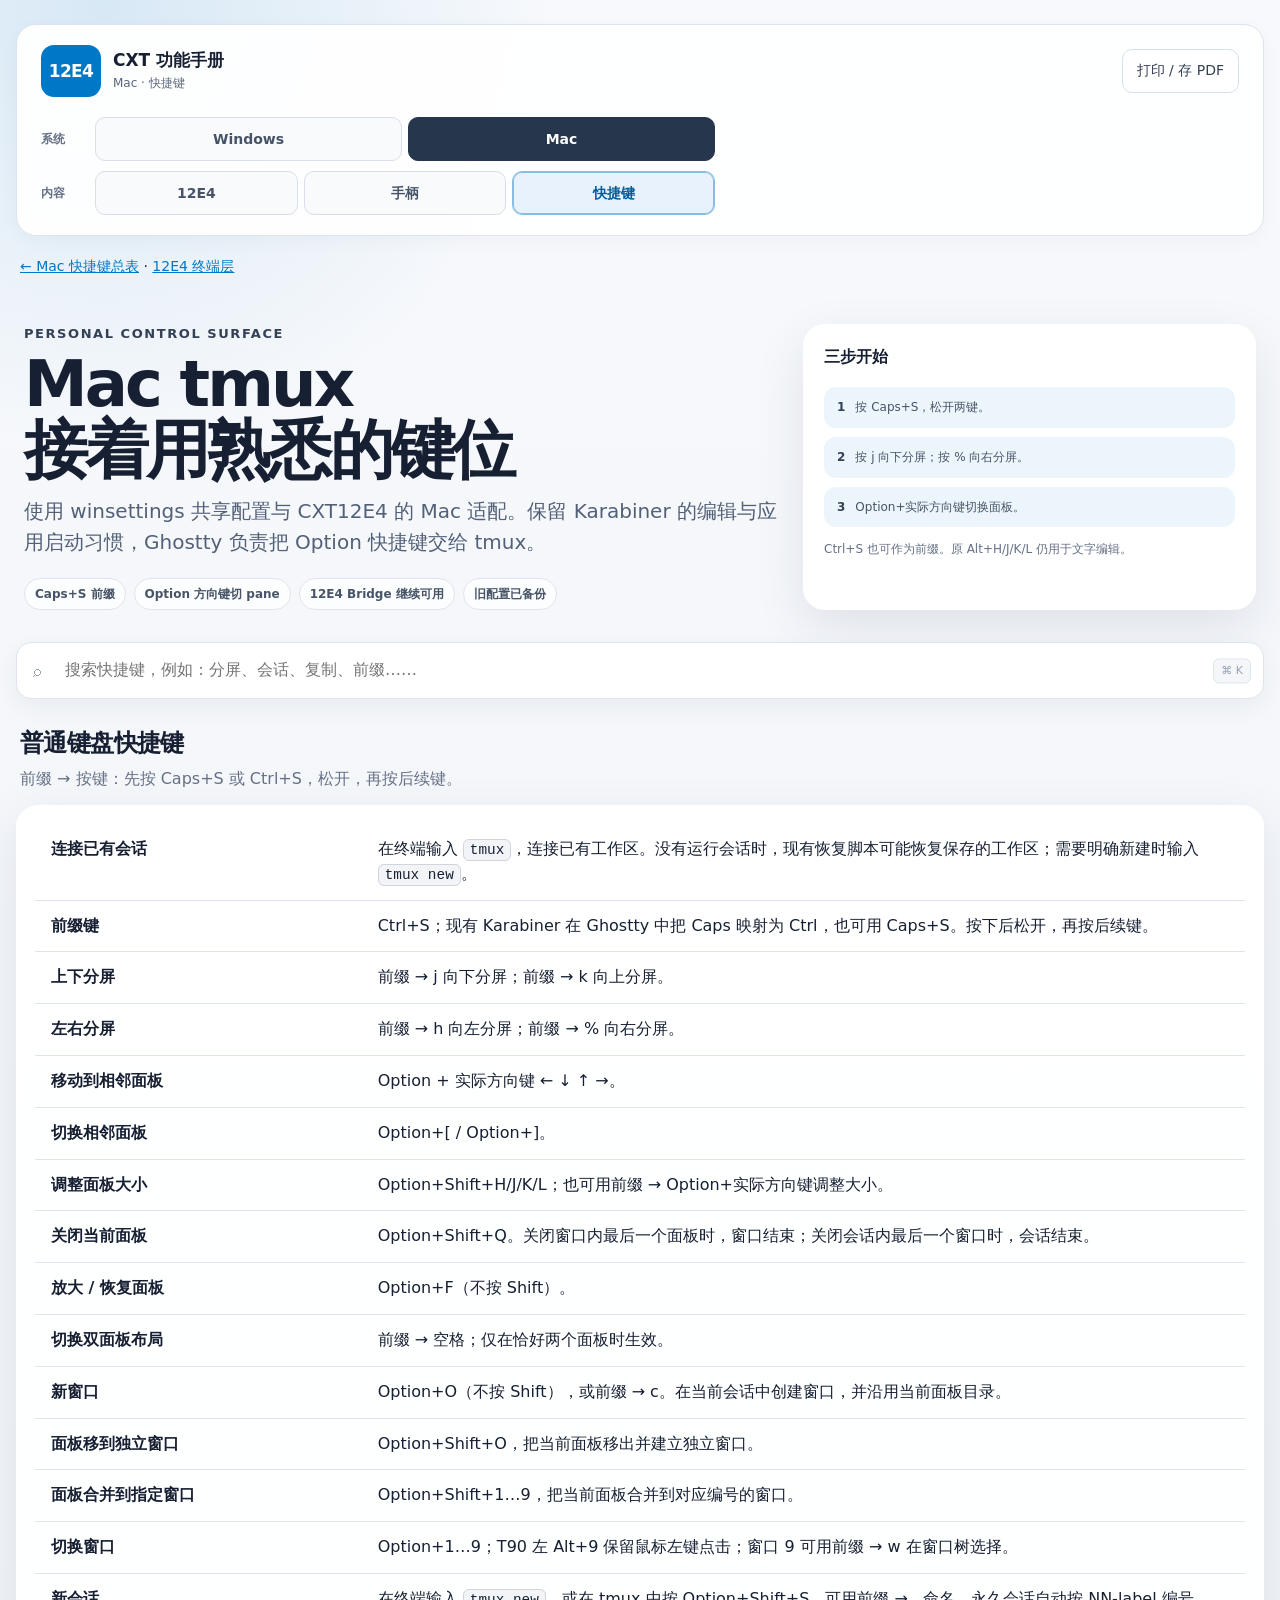
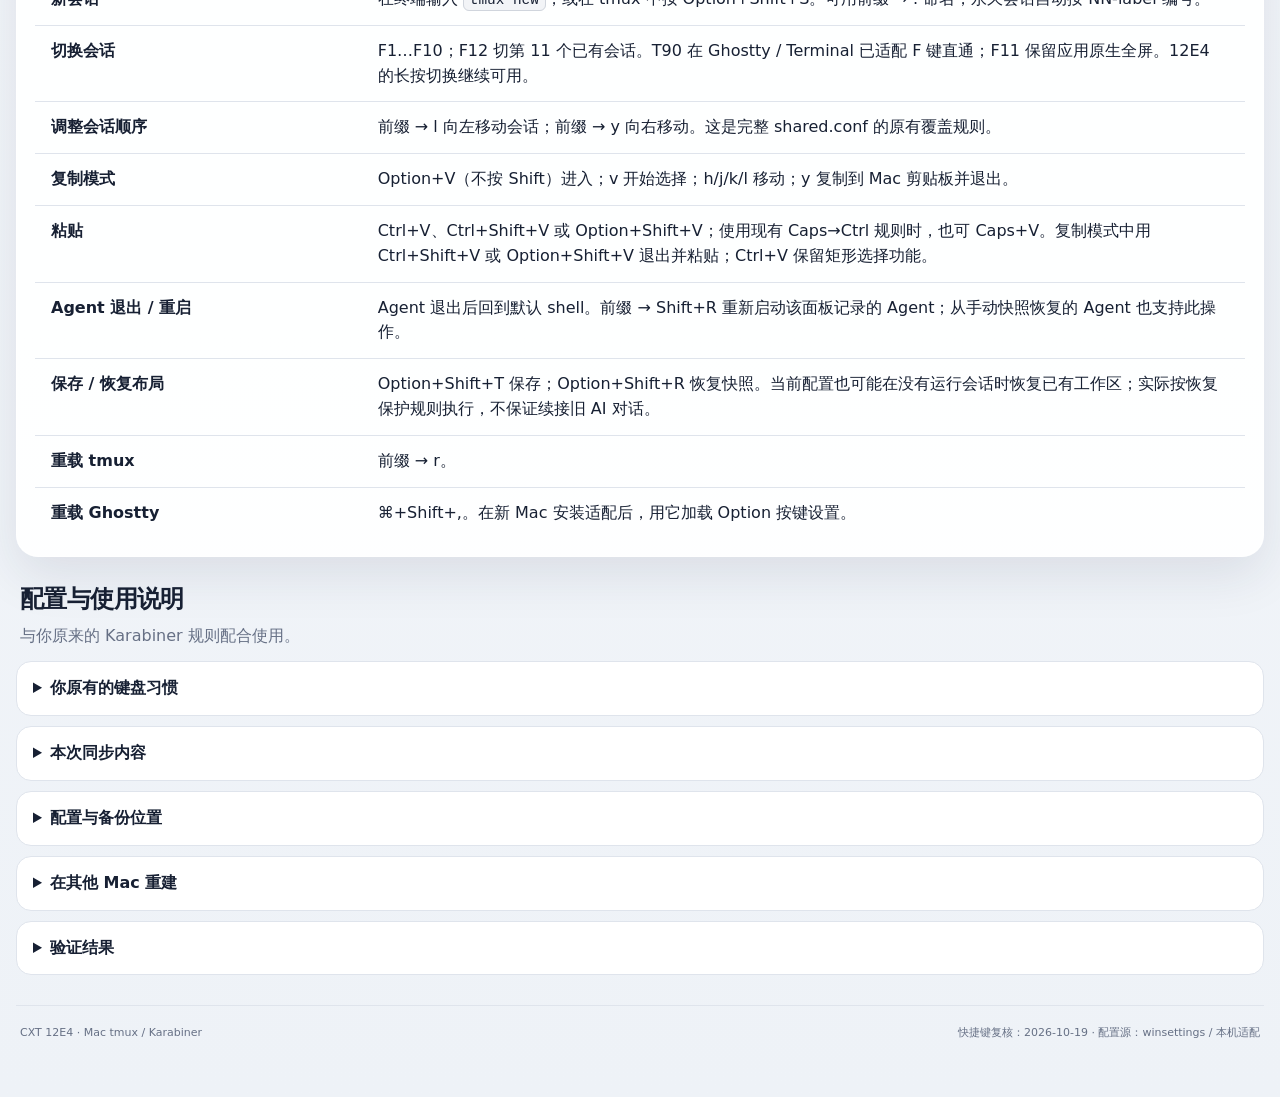
<file: docs/cxt12e4-manual/mac/tmux.html>
<!doctype html><html lang="zh-CN"><head><meta charset="utf-8"><meta name="viewport" content="width=device-width,initial-scale=1"><meta name="configuration-revision" content="20261009-attach-existing"><title>Mac tmux / Karabiner · CXT 12E4 使用手册</title><style>
    :root {
      --accent: #0078c8;
      --accent-rgb: 0, 120, 200;
      --ink: #172033;
      --muted: #667085;
      --line: #dfe4ec;
      --panel: rgba(255, 255, 255, .92);
      --soft: #f4f6fa;
      --danger: #d92d20;
      --shadow: 0 18px 50px rgba(25, 38, 65, .10);
    }

    * { box-sizing: border-box; }
    html { scroll-behavior: smooth; }
    body {
      margin: 0;
      color: var(--ink);
      background:
        radial-gradient(circle at 8% 0%, rgba(var(--accent-rgb), .13), transparent 28rem),
        linear-gradient(180deg, #f7f9fc 0, #eef2f7 100%);
      font-family: "Segoe UI", "Microsoft YaHei UI", "PingFang SC", system-ui, sans-serif;
      line-height: 1.55;
    }
    button, input { font: inherit; }
    button { color: inherit; }

    .shell { width: min(1440px, calc(100% - 32px)); margin: 0 auto; padding: 24px 0 56px; }
    .topbar {
      position: sticky; top: 12px; z-index: 30;
      display: flex; align-items: center; gap: 16px;
      padding: 12px 14px; border: 1px solid rgba(255,255,255,.75);
      border-radius: 18px; background: rgba(255,255,255,.80);
      box-shadow: 0 10px 30px rgba(30, 44, 70, .08);
      backdrop-filter: blur(18px);
    }
    .brand { display: flex; align-items: center; gap: 11px; min-width: max-content; }
    .brand-mark {
      display: grid; place-items: center; width: 38px; aspect-ratio: 1;
      border-radius: 12px; color: white; font-weight: 800; letter-spacing: -.04em;
      background: linear-gradient(145deg, var(--accent), color-mix(in srgb, var(--accent), #101828 34%));
      box-shadow: 0 8px 20px rgba(var(--accent-rgb), .25);
    }
    .brand strong { display: block; font-size: 14px; line-height: 1.2; }
    .brand small { display: block; color: var(--muted); margin-top: 2px; font-size: 11px; }
    .layer-nav { display: flex; gap: 6px; overflow-x: auto; padding: 2px; scrollbar-width: thin; flex: 1; }
    .layer-tab {
      flex: 0 0 auto; min-width: 45px; padding: 8px 11px; border: 1px solid transparent;
      border-radius: 11px; background: transparent; color: #475467; cursor: pointer; font-weight: 700;
    }
    .layer-tab:hover { background: #f2f4f7; }
    .layer-tab.active {
      color: #fff; background: var(--accent); border-color: rgba(0,0,0,.05);
      box-shadow: 0 6px 18px rgba(var(--accent-rgb), .24);
    }
    .top-actions { display: flex; gap: 7px; }
    .icon-button {
      display: grid; place-items: center; width: 39px; height: 39px;
      border: 1px solid var(--line); border-radius: 11px; background: #fff; cursor: pointer;
    }
    .icon-button:hover { border-color: var(--accent); color: var(--accent); }

    .hero {
      display: grid; grid-template-columns: minmax(0, 1.25fr) minmax(310px, .75fr); gap: 24px;
      align-items: stretch; padding: 46px 8px 28px;
    }
    .eyebrow { color: var(--accent); font-size: 13px; font-weight: 800; letter-spacing: .12em; text-transform: uppercase; }
    h1 { margin: 8px 0 12px; font-size: clamp(34px, 5vw, 64px); line-height: 1.03; letter-spacing: -.045em; }
    .lead { margin: 0; max-width: 760px; color: #526078; font-size: clamp(16px, 2vw, 20px); }
    .hero-tags { display: flex; flex-wrap: wrap; gap: 8px; margin-top: 20px; }
    .tag { padding: 6px 10px; border: 1px solid var(--line); border-radius: 999px; background: rgba(255,255,255,.72); color: #475467; font-size: 12px; font-weight: 700; }

    .quick-card, .panel {
      border: 1px solid rgba(255,255,255,.88); border-radius: 22px;
      background: var(--panel); box-shadow: var(--shadow);
    }
    .quick-card { padding: 20px; }
    .quick-card h2 { margin: 0 0 13px; font-size: 16px; }
    .chord { display: grid; grid-template-columns: repeat(4, 1fr); gap: 7px; }
    .chord span { padding: 8px 5px; text-align: center; border-radius: 9px; background: var(--soft); font-size: 12px; font-weight: 800; }
    .chord b { color: var(--accent); }
    .quick-note { margin: 13px 0 0; color: var(--muted); font-size: 12px; }

    .search-wrap { position: relative; margin: 4px 0 26px; }
    .search-wrap input {
      width: 100%; padding: 15px 46px 15px 48px; border: 1px solid var(--line); border-radius: 15px;
      background: #fff; color: var(--ink); outline: none; box-shadow: 0 8px 22px rgba(30,44,70,.06);
    }
    .search-wrap input:focus { border-color: var(--accent); box-shadow: 0 0 0 4px rgba(var(--accent-rgb), .10); }
    .search-icon { position: absolute; left: 17px; top: 50%; transform: translateY(-50%); color: #98a2b3; }
    .search-hint { position: absolute; right: 13px; top: 50%; transform: translateY(-50%); padding: 3px 7px; border: 1px solid var(--line); border-radius: 6px; color: #98a2b3; background: var(--soft); font-size: 11px; }
    .search-results { display: none; margin-top: 9px; padding: 9px; border: 1px solid var(--line); border-radius: 14px; background: #fff; box-shadow: var(--shadow); }
    .search-results.show { display: grid; gap: 5px; }
    .result {
      display: grid; grid-template-columns: 74px 68px 1fr; gap: 9px; align-items: center;
      padding: 9px; border: 0; border-radius: 9px; background: transparent; text-align: left; cursor: pointer;
    }
    .result:hover { background: var(--soft); }
    .result-layer { font-weight: 800; color: var(--accent); }
    .result-position { color: var(--muted); font-size: 12px; }
    .result-function { font-weight: 650; }

    .layer-heading { display: flex; align-items: end; justify-content: space-between; gap: 20px; margin: 0 4px 16px; }
    .layer-heading h2 { margin: 0; font-size: clamp(26px, 3.2vw, 40px); letter-spacing: -.035em; }
    .layer-heading p { margin: 5px 0 0; color: var(--muted); }
    .indicator-pill { display: flex; align-items: center; gap: 9px; padding: 9px 12px; border: 1px solid var(--line); border-radius: 999px; background: #fff; white-space: nowrap; font-size: 12px; }
    .dot { width: 12px; height: 12px; border-radius: 50%; background: var(--accent); box-shadow: 0 0 0 4px rgba(var(--accent-rgb), .14); }

    .workspace { display: grid; grid-template-columns: minmax(0, 1.38fr) minmax(340px, .62fr); gap: 18px; align-items: start; }
    .panel { padding: 18px; }
    .panel-title { display: flex; align-items: center; justify-content: space-between; gap: 12px; margin: 0 0 14px; }
    .panel-title h3 { margin: 0; font-size: 15px; }
    .panel-title small { color: var(--muted); }

    .keyboard-grid { display: grid; grid-template-columns: repeat(4, minmax(0, 1fr)); gap: 10px; }
    .key {
      position: relative; min-height: 122px; padding: 15px 13px 12px; overflow: hidden;
      border: 1px solid #dbe1ea; border-radius: 15px; background: linear-gradient(145deg, #fff, #f5f7fa);
      box-shadow: inset 0 -3px 0 #e6eaf0, 0 5px 12px rgba(28,39,60,.05);
    }
    .key::after { content: ""; position: absolute; inset: auto -20% -70% 35%; height: 100%; background: radial-gradient(circle, rgba(var(--accent-rgb),.12), transparent 67%); pointer-events: none; }
    .key.special { border-color: rgba(var(--accent-rgb), .38); background: linear-gradient(145deg, #fff, rgba(var(--accent-rgb), .08)); }
    .key.danger { border-color: rgba(217,45,32,.30); }
    .key-number { display: inline-grid; place-items: center; width: 25px; height: 25px; border-radius: 8px; color: #fff; background: #344054; font-size: 11px; font-weight: 850; }
    .key.special .key-number { background: var(--accent); }
    .key.danger .key-number { background: var(--danger); }
    .key-function { position: relative; z-index: 1; display: block; margin-top: 12px; font-size: 15px; font-weight: 800; line-height: 1.25; }
    .key-detail { position: relative; z-index: 1; display: block; margin-top: 6px; color: var(--muted); font-size: 11px; line-height: 1.35; }
    .task-hold { position: relative; z-index: 1; display: inline-block; margin-top: 8px; padding: 4px 7px; border: 1px solid rgba(0,120,200,.24); border-radius: 999px; background: rgba(0,120,200,.08); color: #0069ad; font-size: 10px; font-weight: 750; line-height: 1.2; }

    .encoder-list { display: grid; gap: 10px; }
    .encoder { padding: 13px; border: 1px solid var(--line); border-radius: 14px; background: linear-gradient(145deg,#fff,#f7f8fb); }
    .encoder-head { display: flex; align-items: center; justify-content: space-between; margin-bottom: 9px; }
    .encoder-name { font-weight: 850; }
    .encoder-place { color: var(--muted); font-size: 11px; }
    .encoder-actions { display: grid; grid-template-columns: 1fr 1fr 1fr; gap: 6px; }
    .encoder-action { min-width: 0; padding: 8px 5px; border-radius: 9px; background: var(--soft); text-align: center; }
    .encoder-action b { display: block; color: var(--accent); font-size: 11px; }
    .encoder-action span { display: block; margin-top: 2px; font-size: 11px; line-height: 1.25; overflow-wrap: anywhere; }

    .notes { display: grid; gap: 9px; margin-top: 18px; }
    .note { display: flex; gap: 10px; padding: 11px 13px; border-radius: 12px; background: rgba(var(--accent-rgb),.075); color: #475467; font-size: 12px; }
    .note strong { color: var(--ink); }
    .note-icon { color: var(--accent); font-weight: 900; }
    .layer-help { margin-top: 14px; background: rgba(var(--accent-rgb),.035); }
    .layer-help summary { padding: 11px 13px; color: #475467; font-size: 12px; }
    .layer-help .notes { margin: 0; padding: 0 10px 10px; }

    .section { margin-top: 24px; }
    .section-header { margin: 0 4px 13px; }
    .section-header h2 { margin: 0; font-size: 24px; letter-spacing: -.025em; }
    .section-header p { margin: 5px 0 0; color: var(--muted); }
    .status-grid { display: grid; grid-template-columns: repeat(5, 1fr); gap: 10px; }
    .status { padding: 14px; border: 1px solid var(--line); border-radius: 14px; background: #fff; }
    .status-light { width: 21px; height: 21px; margin-bottom: 10px; border-radius: 50%; background: var(--status); box-shadow: 0 0 14px color-mix(in srgb, var(--status), transparent 25%); }
    .status.thinking .status-light { animation: think 1.45s ease-in-out infinite; }
    .status strong { display: block; font-size: 13px; }
    .status small { display: block; margin-top: 4px; color: var(--muted); line-height: 1.35; }
    @keyframes think { 0%,100% { opacity:.35; transform:scale(.78) } 50% { opacity:1; transform:scale(1.08) } }

    .layer-map { display: grid; grid-template-columns: repeat(4, 1fr); gap: 9px; }
    .layer-map-item { display: flex; align-items: center; gap: 10px; padding: 11px; border: 1px solid var(--line); border-radius: 13px; background: #fff; cursor: pointer; }
    .layer-map-item:hover { border-color: var(--map-color); }
    .map-light { width: 29px; height: 29px; border-radius: 9px; background: var(--map-color); box-shadow: 0 6px 15px color-mix(in srgb, var(--map-color), transparent 70%); }
    .layer-map-item b { display: block; font-size: 12px; }
    .layer-map-item small { color: var(--muted); }

    details { border: 1px solid var(--line); border-radius: 15px; background: #fff; overflow: hidden; }
    details + details { margin-top: 10px; }
    summary { padding: 14px 16px; cursor: pointer; font-weight: 800; }
    .detail-body { padding: 0 16px 16px; color: #475467; font-size: 13px; }
    .detail-body ul { margin: 4px 0; padding-left: 20px; }
    .detail-body li + li { margin-top: 5px; }
    code, kbd { padding: 2px 6px; border: 1px solid #d0d5dd; border-radius: 6px; background: #f2f4f7; font-family: Consolas, monospace; font-size: .9em; }

    footer { margin-top: 30px; padding: 18px 4px 0; border-top: 1px solid var(--line); display: flex; justify-content: space-between; gap: 16px; color: var(--muted); font-size: 11px; }

    @media (max-width: 1020px) {
      .hero, .workspace { grid-template-columns: 1fr; }
      .status-grid { grid-template-columns: repeat(3, 1fr); }
      .layer-map { grid-template-columns: repeat(2, 1fr); }
    }
    @media (max-width: 700px) {
      .shell { width: min(100% - 20px, 1440px); padding-top: 10px; }
      .topbar { top: 7px; border-radius: 14px; }
      .brand small, .top-actions { display: none; }
      .hero { padding-top: 30px; }
      .quick-card { padding: 15px; }
      .keyboard-grid { gap: 7px; }
      .key { min-height: 116px; padding: 11px 9px; border-radius: 12px; }
      .key-function { font-size: 13px; }
      .key-detail { font-size: 10px; }
      .panel { padding: 11px; border-radius: 17px; }
      .status-grid { grid-template-columns: 1fr 1fr; }
      .layer-heading { align-items: start; flex-direction: column; }
      .result { grid-template-columns: 60px 55px 1fr; }
    }
    @media (max-width: 430px) {
      .brand strong { font-size: 12px; }
      .brand-mark { width: 34px; }
      .layer-tab { min-width: 41px; padding-inline: 9px; }
      .key { min-height: 106px; }
      .key-function { font-size: 12px; }
      .encoder-actions { grid-template-columns: 1fr; }
      .layer-map { grid-template-columns: 1fr; }
    }
    @media print {
      body { background: #fff; }
      .shell { width: 100%; padding: 0; }
      .topbar, .search-wrap, .top-actions { display: none !important; }
      .hero { padding: 0 0 18px; grid-template-columns: 1fr; }
      .quick-card { box-shadow: none; }
      .panel, .quick-card { box-shadow: none; border-color: #bbb; break-inside: avoid; }
      .workspace { grid-template-columns: 1.35fr .65fr; }
      .key { box-shadow: none; min-height: 102px; }
      .section { break-before: auto; }
      footer { break-before: avoid; }
    }

.shortcut-table{width:100%;border-collapse:collapse}.shortcut-table th,.shortcut-table td{padding:13px 16px;border-bottom:1px solid var(--line);text-align:left;vertical-align:top}.shortcut-table th{width:27%}.shortcut-table tr:last-child>*{border-bottom:0}.table-panel{overflow:hidden}.detail-body code{overflow-wrap:anywhere}a{color:var(--accent)}
</style><link rel="stylesheet" href="../manual-navigation.css?v=20261022-platform-sections">
</head><body data-manual-page="tmux" data-manual-root="../"><div class="shell"><header class="manual-header">
  <div class="manual-heading"><div class="brand"><span class="brand-mark">12E4</span><span><strong>CXT 功能手册</strong><small>Mac · 快捷键</small></span></div><button type="button" class="manual-print" id="printButton">打印 / 存 PDF</button></div>
  <nav class="manual-selector" aria-label="手册导航">
    <div class="manual-choice-row"><span class="manual-choice-label" id="platformLabel">系统</span><div class="platform-nav" role="group" aria-labelledby="platformLabel"><a id="otherPlatform" data-manual-platform="windows" href="../shortcuts.html">Windows</a><a data-manual-platform="mac" href="tmux.html" aria-current="true">Mac</a></div></div>
    <div class="manual-choice-row"><span class="manual-choice-label" id="sectionLabel">内容</span><div class="section-nav" role="group" aria-labelledby="sectionLabel"><a data-manual-section="keyboard" href="index.html?device=keyboard">12E4</a><a data-manual-section="xbox" href="index.html?device=xbox">手柄</a><a data-manual-section="shortcuts" href="shortcuts.html" aria-current="true">快捷键</a></div></div>
  </nav>
</header><p class="manual-subnav"><a href="shortcuts.html">← Mac 快捷键总表</a> · <a href="index.html?device=keyboard&amp;layer=2">12E4 终端层</a></p><header class="hero"><div><div class="eyebrow">Personal Control Surface</div><h1>Mac tmux<br>接着用熟悉的键位</h1><p class="lead">使用 winsettings 共享配置与 CXT12E4 的 Mac 适配。保留 Karabiner 的编辑与应用启动习惯，Ghostty 负责把 Option 快捷键交给 tmux。</p><div class="hero-tags"><span class="tag">Caps+S 前缀</span><span class="tag">Option 方向键切 pane</span><span class="tag">12E4 Bridge 继续可用</span><span class="tag">旧配置已备份</span></div></div><aside class="quick-card"><h2>三步开始</h2><div class="notes"><div class="note"><span class="note-icon">1</span><span>按 Caps+S，松开两键。</span></div><div class="note"><span class="note-icon">2</span><span>按 j 向下分屏；按 % 向右分屏。</span></div><div class="note"><span class="note-icon">3</span><span>Option+实际方向键切换面板。</span></div></div><p class="quick-note">Ctrl+S 也可作为前缀。原 Alt+H/J/K/L 仍用于文字编辑。</p></aside></header><div class="search-wrap"><span class="search-icon">⌕</span><input id="searchInput" type="search" placeholder="搜索快捷键，例如：分屏、会话、复制、前缀……" aria-label="搜索快捷键"><span class="search-hint">⌘ K</span></div><section class="section"><div class="section-header"><h2>普通键盘快捷键</h2><p>前缀 → 按键：先按 Caps+S 或 Ctrl+S，松开，再按后续键。</p></div><article class="panel table-panel"><table class="shortcut-table"><tr><th>连接已有会话</th><td>在终端输入 <code>tmux</code>，连接已有工作区。没有运行会话时，现有恢复脚本可能恢复保存的工作区；需要明确新建时输入 <code>tmux new</code>。</td></tr><tr><th>前缀键</th><td>Ctrl+S；现有 Karabiner 在 Ghostty 中把 Caps 映射为 Ctrl，也可用 Caps+S。按下后松开，再按后续键。</td></tr><tr><th>上下分屏</th><td>前缀 → j 向下分屏；前缀 → k 向上分屏。</td></tr><tr><th>左右分屏</th><td>前缀 → h 向左分屏；前缀 → % 向右分屏。</td></tr><tr><th>移动到相邻面板</th><td>Option + 实际方向键 ← ↓ ↑ →。</td></tr><tr><th>切换相邻面板</th><td>Option+[ / Option+]。</td></tr><tr><th>调整面板大小</th><td>Option+Shift+H/J/K/L；也可用前缀 → Option+实际方向键调整大小。</td></tr><tr><th>关闭当前面板</th><td>Option+Shift+Q。关闭窗口内最后一个面板时，窗口结束；关闭会话内最后一个窗口时，会话结束。</td></tr><tr><th>放大 / 恢复面板</th><td>Option+F（不按 Shift）。</td></tr><tr><th>切换双面板布局</th><td>前缀 → 空格；仅在恰好两个面板时生效。</td></tr><tr><th>新窗口</th><td>Option+O（不按 Shift），或前缀 → c。在当前会话中创建窗口，并沿用当前面板目录。</td></tr><tr><th>面板移到独立窗口</th><td>Option+Shift+O，把当前面板移出并建立独立窗口。</td></tr><tr><th>面板合并到指定窗口</th><td>Option+Shift+1…9，把当前面板合并到对应编号的窗口。</td></tr><tr><th>切换窗口</th><td>Option+1…9；T90 左 Alt+9 保留鼠标左键点击；窗口 9 可用前缀 → w 在窗口树选择。</td></tr><tr><th>新会话</th><td>在终端输入 <code>tmux new</code>，或在 tmux 中按 Option+Shift+S。可用前缀 → . 命名，永久会话自动按 NN-label 编号。</td></tr><tr><th>切换会话</th><td>F1…F10；F12 切第 11 个已有会话。T90 在 Ghostty / Terminal 已适配 F 键直通；F11 保留应用原生全屏。12E4 的长按切换继续可用。</td></tr><tr><th>调整会话顺序</th><td>前缀 → l 向左移动会话；前缀 → y 向右移动。这是完整 shared.conf 的原有覆盖规则。</td></tr><tr><th>复制模式</th><td>Option+V（不按 Shift）进入；v 开始选择；h/j/k/l 移动；y 复制到 Mac 剪贴板并退出。</td></tr><tr><th>粘贴</th><td>Ctrl+V、Ctrl+Shift+V 或 Option+Shift+V；使用现有 Caps→Ctrl 规则时，也可 Caps+V。复制模式中用 Ctrl+Shift+V 或 Option+Shift+V 退出并粘贴；Ctrl+V 保留矩形选择功能。</td></tr><tr><th>Agent 退出 / 重启</th><td>Agent 退出后回到默认 shell。前缀 → Shift+R 重新启动该面板记录的 Agent；从手动快照恢复的 Agent 也支持此操作。</td></tr><tr><th>保存 / 恢复布局</th><td>Option+Shift+T 保存；Option+Shift+R 恢复快照。当前配置也可能在没有运行会话时恢复已有工作区；实际按恢复保护规则执行，不保证续接旧 AI 对话。</td></tr><tr><th>重载 tmux</th><td>前缀 → r。</td></tr><tr><th>重载 Ghostty</th><td>⌘+Shift+,。在新 Mac 安装适配后，用它加载 Option 按键设置。</td></tr></table></article><p id="empty" hidden>没有匹配的快捷键。</p></section><section class="section"><div class="section-header"><h2>配置与使用说明</h2><p>与你原来的 Karabiner 规则配合使用。</p></div><details><summary>你原有的键盘习惯</summary><div class="detail-body"><p>T90 左 Alt+H/J/K/L 继续作为普通方向键，用于编辑文字；左 Alt+9/0 继续用于鼠标点击。切 tmux 面板用 Option+实际方向键。Caps/Fn 数字启动应用、物理 Win 键和 12E4 设备专用规则保持原样。</p></div></details>
<details><summary>本次同步内容</summary><div class="detail-body"><ul><li>winsettings 核心配置、shared.conf 的会话管理、portable profile，以及已安装的三个固定版本插件。</li><li>CXT12E4 的 Mac 适配负责新窗口、Agent 退出后的 shell 恢复和手动重启，并补齐本机布局恢复使用的 Agent 白名单。</li><li>直接输入 <code>tmux</code> 默认连接已有会话，不再额外创建数字会话。新默认已对当前终端立即生效，无需重开 shell。没有现有会话时使用 <code>tmux new</code> 明确新建；自动恢复和开机启动仍关闭。</li><li>为 tmux 提供 Bash 5、Python 3.12、fzf 和 GNU 工具；本机适配层处理 Darwin 的进程年龄及子进程查询。</li><li>安装脚本给 Ghostty 添加受管配置：开启 Option→Meta，取消 Option+左右方向键的词移动绑定，让 tmux 接收方向键。</li><li>Mac 快捷键适配补齐 Ghostty 扩展按键编码下的 Shift 组合。Option+O 使用本机会话上下文新建窗口，避免旧目标表达式导致创建失败。</li><li>已关闭微信输入法 WeType 的 Option+Shift+H 全半角切换快捷键，解除对 tmux 调整面板大小的占用。</li><li>已有会话加入保护名单，避免被数字临时会话清理规则删除；共享编号逻辑可能调整显示名称，会话本身继续保留。</li></ul></div></details>
<details><summary>配置与备份位置</summary><div class="detail-body"><ul><li>共享配置来源：<code>~/code/winsettings</code>。Mac 通用适配来源：CXT12E4 仓库的 <code>integrations/tmux/macos/</code>，可在其他 Mac 重新安装。</li><li>入口：<code>~/.tmux.conf → ~/code/winsettings/tmux/tmux.conf</code>。</li><li>本机配置：<code>~/.config/tmux/local.conf</code>，安装时保留用户内容并追加受管配置入口。</li><li>Mac 适配：<code>~/.config/tmux/macos/</code>；辅助工具：<code>~/.config/tmux/macos-bin/</code>。</li><li>快捷键兼容：<code>~/.config/tmux/macos-keys.conf</code>，补齐扩展编码下的 Option+Shift 组合及 Ctrl+Shift+V，并兼容复制模式中的粘贴。</li><li>Ghostty：<code>~/Library/Application Support/com.mitchellh.ghostty/config.ghostty</code>。</li><li>同步前的 tmux 入口、本机配置、Ghostty、Karabiner 备份：<code>~/.local/state/tmux-macos-backups/20261008-155143</code>。</li><li>适配安装备份：<code>~/.local/state/tmux-macos-backups/&lt;timestamp&gt;-setup/</code>。</li><li>原来的 <code>~/code/tmux-portable</code> 和本地兼容性提交保留。</li></ul></div></details>
<details><summary>在其他 Mac 重建</summary><div class="detail-body"><p>准备本地 winsettings 仓库。适配要求 tmux、Bash 4 及以上、Python 3.10 及以上、GNU coreutils / findutils 和 fzf；本机使用 Bash 5、Python 3.12 验证。建议安装 Homebrew 当前版本，再复用 winsettings 的固定版本插件安装流程：</p><p><code>brew install tmux bash python coreutils findutils fzf</code></p><p><code>bash /path/to/winsettings/tmux/install.sh --apply --plugins</code></p><p>在 CXT12E4 仓库先预览；未带 <code>--apply</code> 时只检查和生成计划：</p><p><code>python3 install/macos/setup_tmux.py --winsettings /path/to/winsettings</code></p><p><code>python3 install/macos/setup_tmux.py --apply --reload --winsettings /path/to/winsettings</code></p><p>安装保留 local.conf 用户内容并添加受管入口，备份被修改的文件。自定义 tmux 入口未加载 local.conf，或已有 winsettings 链接指向其他来源时，安装会拒绝覆盖。Bridge 安装脚本自动尝试此流程：找不到仓库时提示跳过；找到仓库但缺依赖或固定插件时明确报错，此时已有 Bridge 仍在运行。</p><p>此前只保存在本机的快捷键和进程工具现由仓库模板提供。自定义保存策略规范记录三种 Agent 名称，恢复策略在对应面板先登记 Agent 再执行，支持后续退出回 shell 和 Shift+R 重启。两种策略均不修改上游插件源码；手动恢复只启动本机可用的程序，缺少程序时回到 shell。私有设置及会话快照仍各自保留；没有启用自动跨机发布会话状态。新 Mac 安装后，用 ⌘+Shift+, 加载 Ghostty 配置，并检查 WeType 的 Option+Shift+H 是否被全半角切换占用。</p></div></details>
<details><summary>验证结果</summary><div class="detail-body"><p>以下是维护者特定版本与配置的历史记录。新环境应重新确认依赖、输入法冲突和物理按键，不将自动检查视为所有设备都已验收。</p><p>2026-10-08 首轮快捷键修复：22 条兼容绑定与原命令逐条核对；隔离终端的 74 项按键协议检查通过，覆盖前缀、F 键、窗口与面板操作及复制模式粘贴的按键识别，并验证关闭最后一个面板会结束会话。Ghostty 原生按键探针已验证 Option+Shift+Q 等组合，H 已通过 tmux 按键协议检查。WeType 设置界面及本地保存值均确认已关闭全半角切换快捷键；关闭后尚未重测 H 从 Ghostty 到 tmux 的完整输入链路。该轮热加载保留了现有面板及其进程。2026-10-08 另有 74 项自动检查全部通过，覆盖新窗口动作、Agent 生命周期、保存与完整恢复、恢复命令生成及安装配置。隔离测试验证三种 Agent 保存后恢复均完成登记，Claude 退出回 shell 后可用前缀 → Shift+R 重启；缺少 Agent 时回到 shell，原有保留面板进程不变。10 月 8 日适配安装及热加载时，当时的 10 个面板 ID 和进程 ID 全部保留；重复安装无文件变更。运行配置中的新窗口、重启与退出处理均已生效，Ghostty 配置校验通过。新快照正确记录 5 个 Agent 的可执行名称。该次 Bridge 更新后输入通道、系统授权和固件识别正常，识别到 6 个会话灯位。</p><p>2026-10-09：累计 78 项自动检查通过；新增 4 项真实终端测试确认，连续运行 <code>tmux</code> 不增加会话，冷启动或空服务器均不隐式新建，显式 <code>tmux new</code> 仍可创建。默认连接策略已热加载，重复安装无文件变更。热加载验证保留了已有会话和面板进程。</p><p>归档 86 个文件验证通过；原有面板助手、fzf 面板和会话管理测试通过。独立 tmux 服务验证完整配置加载、运行时、分屏、布局切换和会话编号。Ghostty 临时测试终端实际捕获了 Ctrl+S（13）、Option+左（1b5b313b3344）及 Option+右（1b5b313b3343），测试终端已关闭。已有面板在配置热加载后继续运行；12E4 Bridge 的 tmux 会话切换功能继续保留。</p><p>GitHub 配置同步与会话布局恢复分别进行。恢复布局会重建会话和面板，并启动本机可用的程序；另一台机器正在运行的进程和未入库的私有 local.conf 不会随之迁移。</p></div></details></section><footer><span>CXT 12E4 · Mac tmux / Karabiner</span><span>快捷键复核：2026-10-19 · 配置源：winsettings / 本机适配</span></footer></div><script src="../manual-navigation.js?v=20261022-platform-sections"></script>
<script>const input=document.getElementById('searchInput');const rows=[...document.querySelectorAll('.shortcut-table tr')];input.addEventListener('input',()=>{let n=0;for(const row of rows){row.hidden=!row.textContent.toLowerCase().includes(input.value.trim().toLowerCase());if(!row.hidden)n++;}document.getElementById('empty').hidden=n>0;});document.addEventListener('keydown',e=>{if((e.metaKey||e.ctrlKey)&&e.key.toLowerCase()==='k'){e.preventDefault();input.focus();}if(e.key==='Escape'){input.value='';input.dispatchEvent(new Event('input'));input.blur();}});document.getElementById('printButton').addEventListener('click',()=>window.print());</script></body></html>
</file>
<file: docs/cxt12e4-manual/manual-navigation.css>
/* Shared platform-first navigation, including offline manuals. */
.manual-header {
  padding: 20px 24px;
  border: 1px solid #dce4ef;
  border-radius: 20px;
  background: rgba(255, 255, 255, .94);
  box-shadow: 0 5px 20px rgba(23, 32, 51, .035);
}
.manual-heading { display: flex; align-items: center; justify-content: space-between; gap: 16px; margin-bottom: 20px; }
.manual-header .brand { min-width: 0; gap: 12px; }
.manual-header .brand-mark { display: grid; place-items: center; width: 60px; height: 52px; padding: 0; flex-shrink: 0; border-radius: 13px; background: #0078c8; color: #fff; font-size: 17px; font-weight: 800; box-shadow: none; }
.manual-header .brand strong { font-size: 17px; line-height: 1.4; }
.manual-header .brand small { font-size: 12px; line-height: 1.6; margin-top: 2px; color: #58677c; }
.manual-print { flex-shrink: 0; border: 1px solid #d8dfea; border-radius: 10px; min-height: 44px; padding: 8px 14px; background: #fff; color: #344054; font: inherit; font-size: 14px; cursor: pointer; white-space: nowrap; }
.manual-print:hover { background: #f4f7fb; }
.manual-selector { display: grid; gap: 10px; }
.manual-choice-row { display: grid; grid-template-columns: 42px minmax(0, 1fr); align-items: center; gap: 12px; }
.manual-choice-label { font-size: 12px; font-weight: 650; color: #667085; }
.platform-nav, .section-nav { display: grid; gap: 6px; margin: 0; max-width: 620px; }
.platform-nav { grid-template-columns: repeat(2, minmax(0, 1fr)); }
.section-nav { grid-template-columns: repeat(3, minmax(0, 1fr)); }
.platform-nav a, .section-nav a { display: flex; align-items: center; justify-content: center; min-width: 0; min-height: 44px; padding: 8px 16px; border: 1px solid #d8dfea; border-radius: 10px; background: #f8fafc; color: #475467; font-size: 14px; line-height: 1.45; font-weight: 700; text-align: center; text-decoration: none; transition: background-color .15s, border-color .15s; }
.platform-nav a:hover, .section-nav a:hover { background: #edf2f8; border-color: #98a2b3; }
.platform-nav a[aria-current="true"] { background: #26364c; border-color: #26364c; color: #fff; }
.section-nav a[aria-current="true"] { background: #e7f2fc; border-color: #8abce1; color: #005c9a; box-shadow: inset 0 0 0 1px #8abce1; }
:is(a, button, summary):focus-visible { outline: 3px solid #175cd3; outline-offset: 3px; }
.manual-subnav { font-size: 14px; margin: 20px 4px 0; }
.mapping-note { color: #58677c; font-size: 13px; margin: 0 0 12px; }
.layer-nav.manual-layers { display: grid; grid-template-columns: repeat(8, minmax(0, 1fr)); gap: 6px; padding: 0; margin: 0 0 22px; overflow: visible; }
.manual-layers .layer-tab { min-width: 0; min-height: 44px; padding: 8px 4px; text-align: center; }
.layer-tab { text-decoration: none; }
.layer-tab.active, .key.special .key-number { color: var(--accent-ink, #fff); }
.eyebrow, .chord b, .result-layer, .encoder-action b, .note-icon,
.xbox-table tbody th, .icon-button:hover, .detail-body a { color: var(--accent-text, #344054); }
#layerSection { scroll-margin-top: 24px; }
body[data-manual-device="keyboard"] .xbox-only,
body[data-manual-device="xbox"] .keyboard-only { display: none !important; }
body[data-manual-device="xbox"] .device-hero { grid-template-columns: 1fr; }
@media (max-width: 560px) {
  .manual-header { padding: 16px 12px; border-radius: 16px; }
  .manual-heading { gap: 8px; margin-bottom: 16px; }
  .manual-header .brand { gap: 8px; }
  .manual-header .brand-mark { width: 45px; height: 44px; font-size: 14px; border-radius: 10px; }
  .manual-header .brand strong { font-size: 14px; }
  .manual-header .brand small { font-size: 11px; }
  .manual-print { font-size: 12px; padding: 7px 9px; }
  .manual-choice-row { grid-template-columns: 28px minmax(0, 1fr); gap: 8px; }
  .platform-nav a, .section-nav a { padding: 8px 5px; font-size: 13px; }
  .layer-nav.manual-layers { gap: 3px; }
}
@media (max-width: 360px) {
  .manual-heading { flex-wrap: wrap; }
  .manual-print { margin-left: auto; }
}
@media (prefers-reduced-motion: reduce) {
  html { scroll-behavior: auto; }
  .platform-nav a, .section-nav a { transition: none; }
}
@media print {
  .manual-selector, .manual-print, .manual-subnav, .manual-layers { display: none !important; }
  .manual-header { border: 0; box-shadow: none; padding: 0; margin-bottom: 12px; }
  .manual-heading { margin: 0; }
}
</file>
